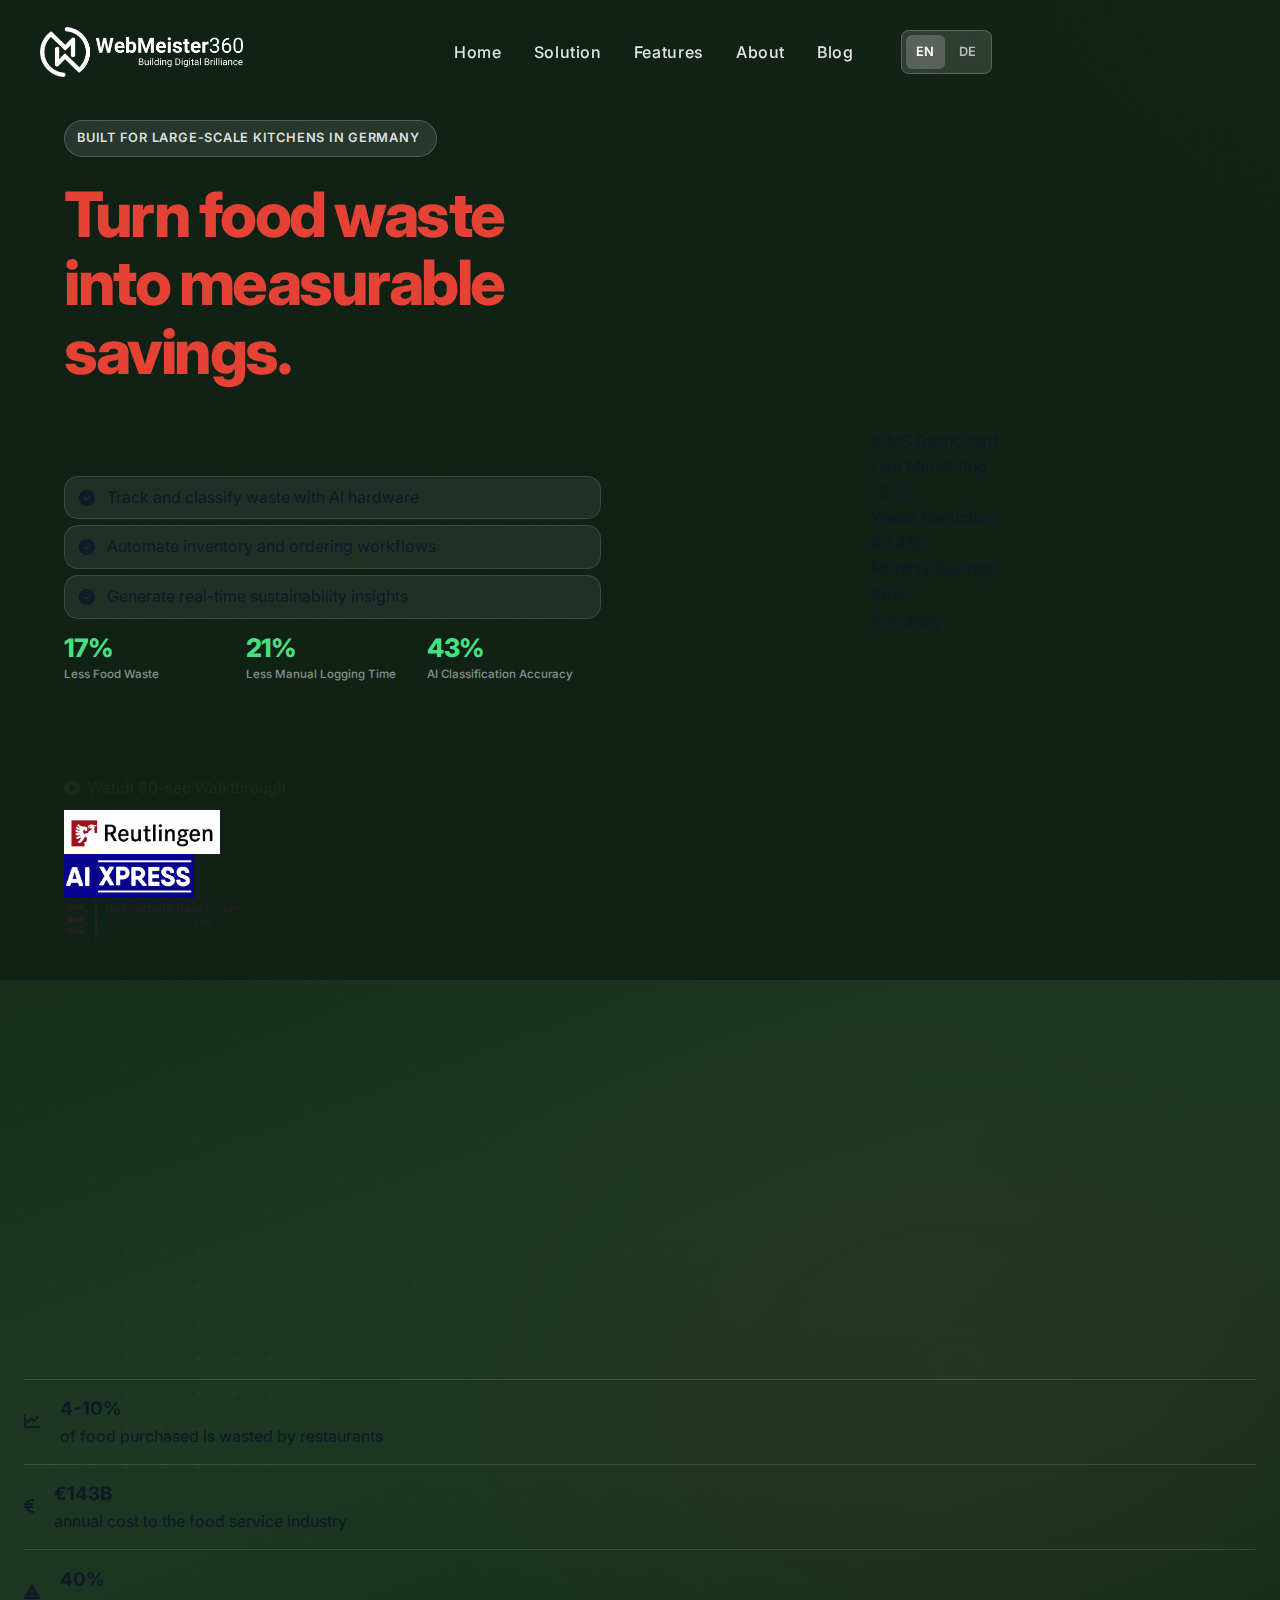
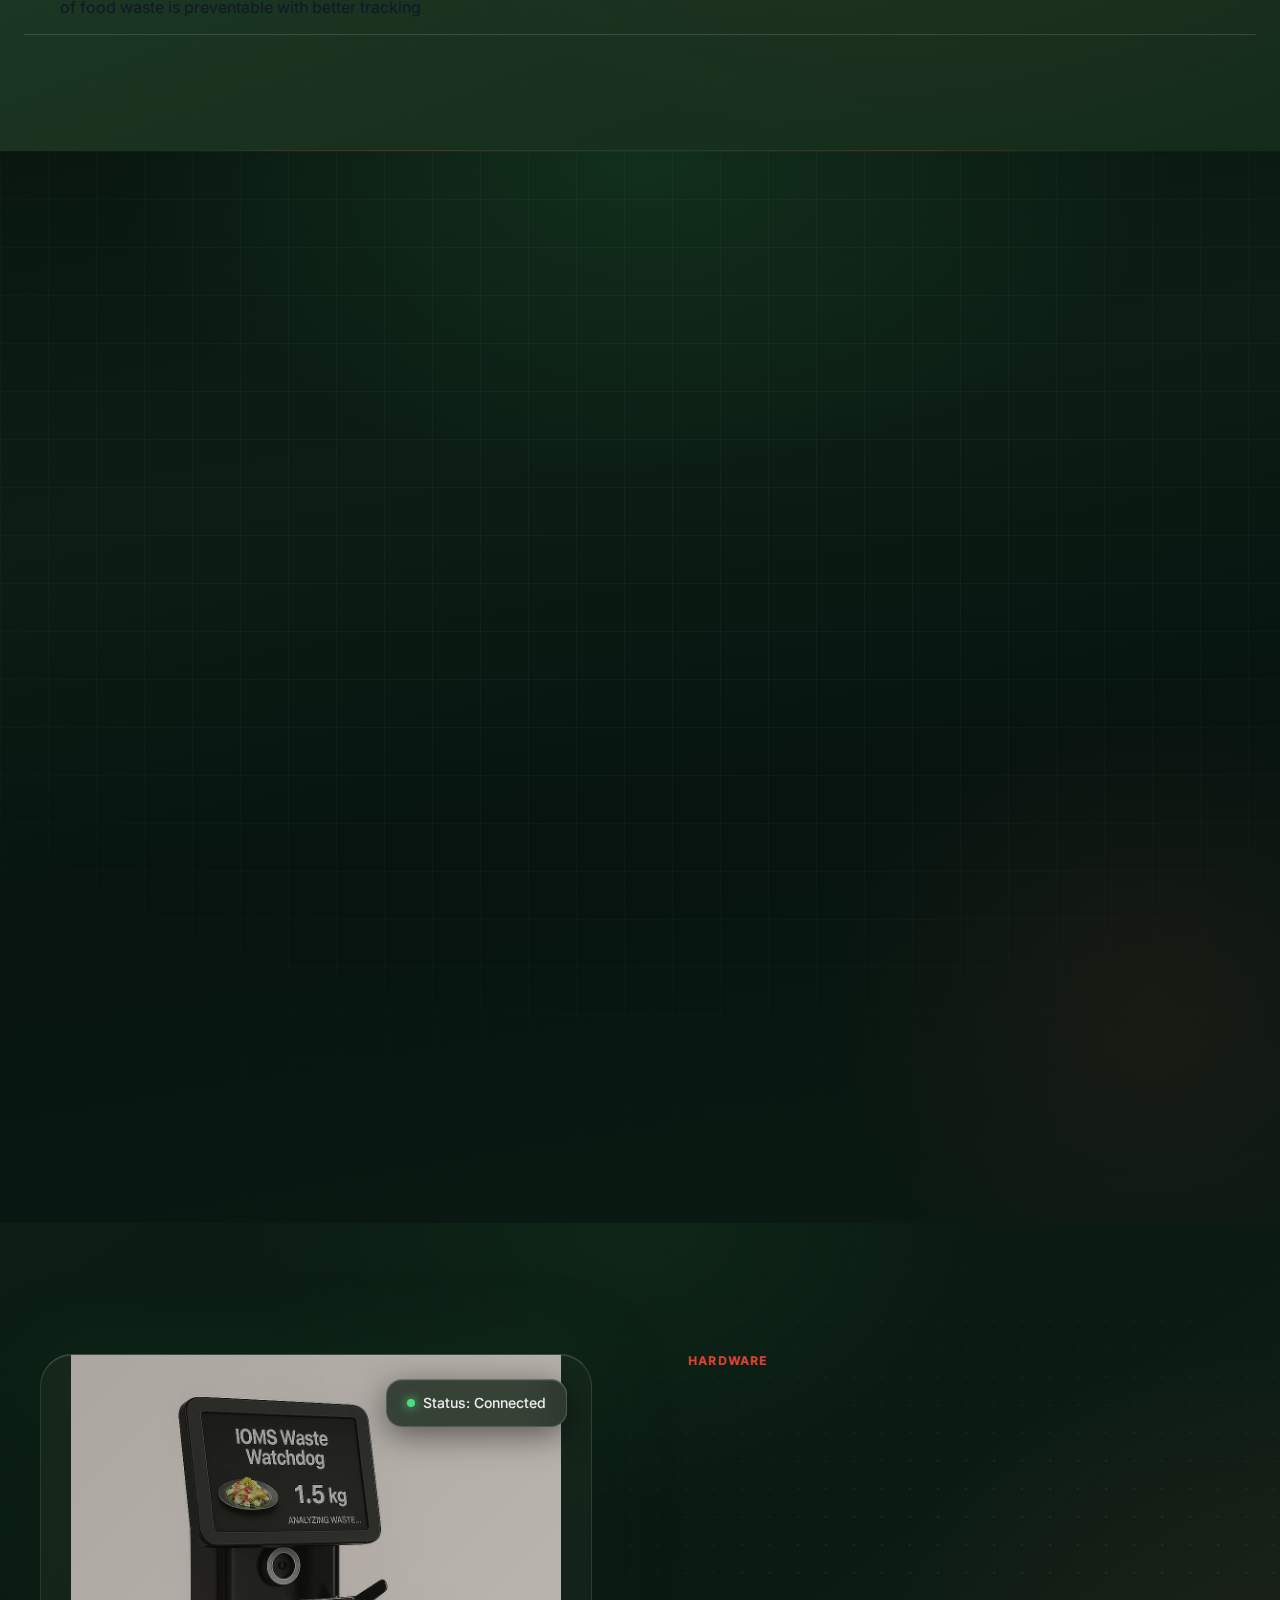
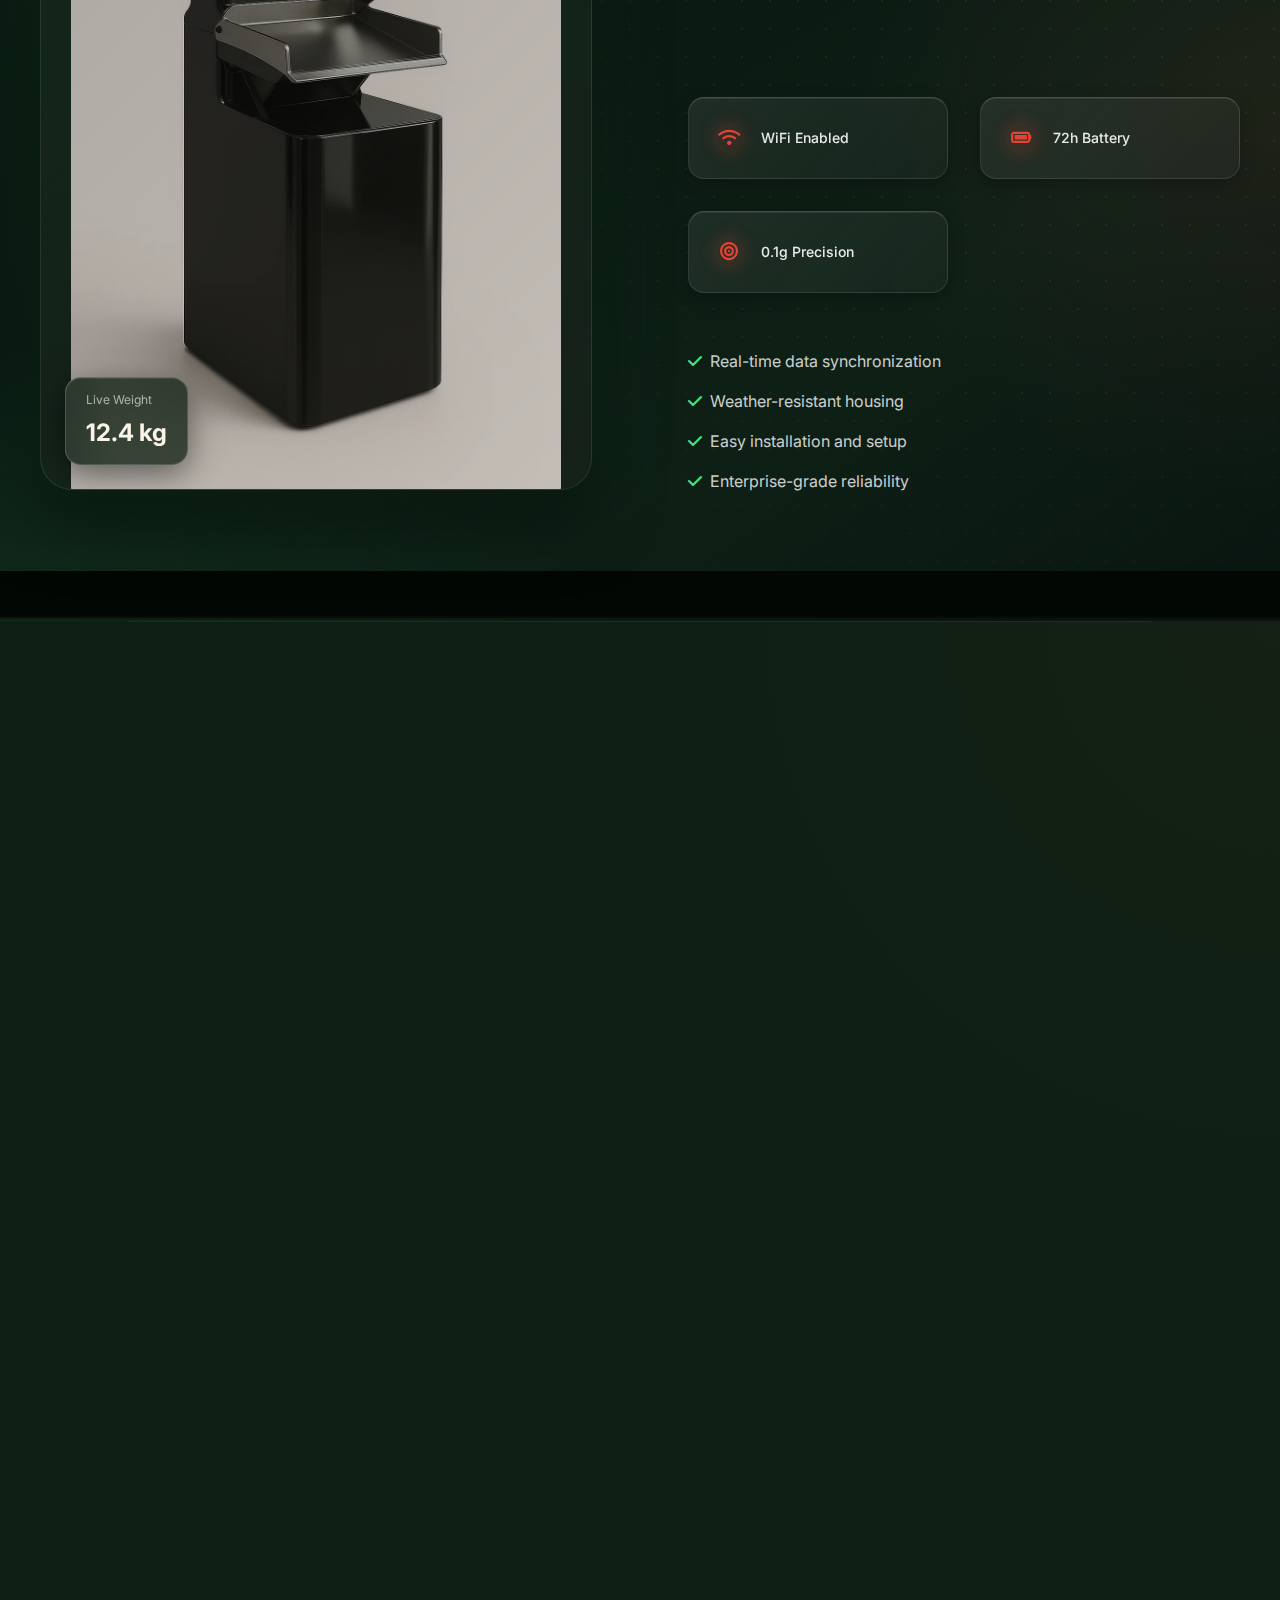
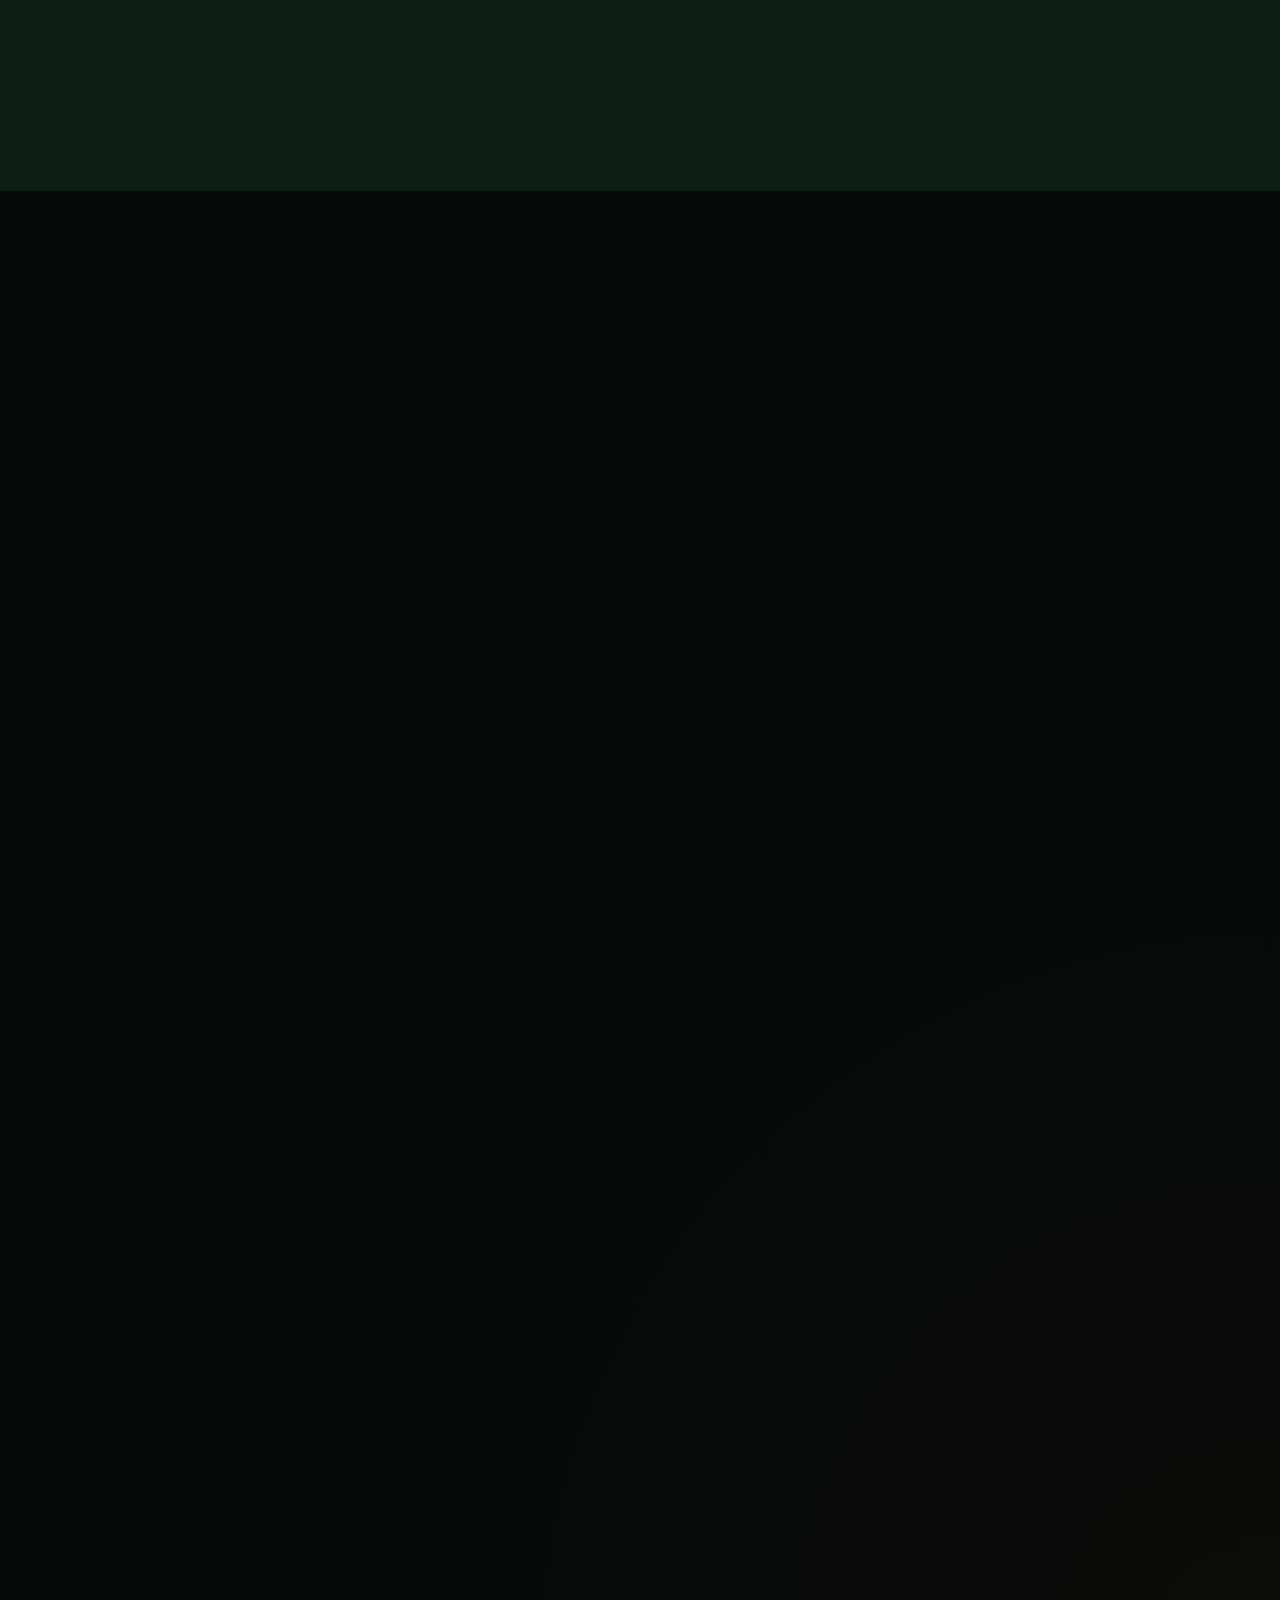
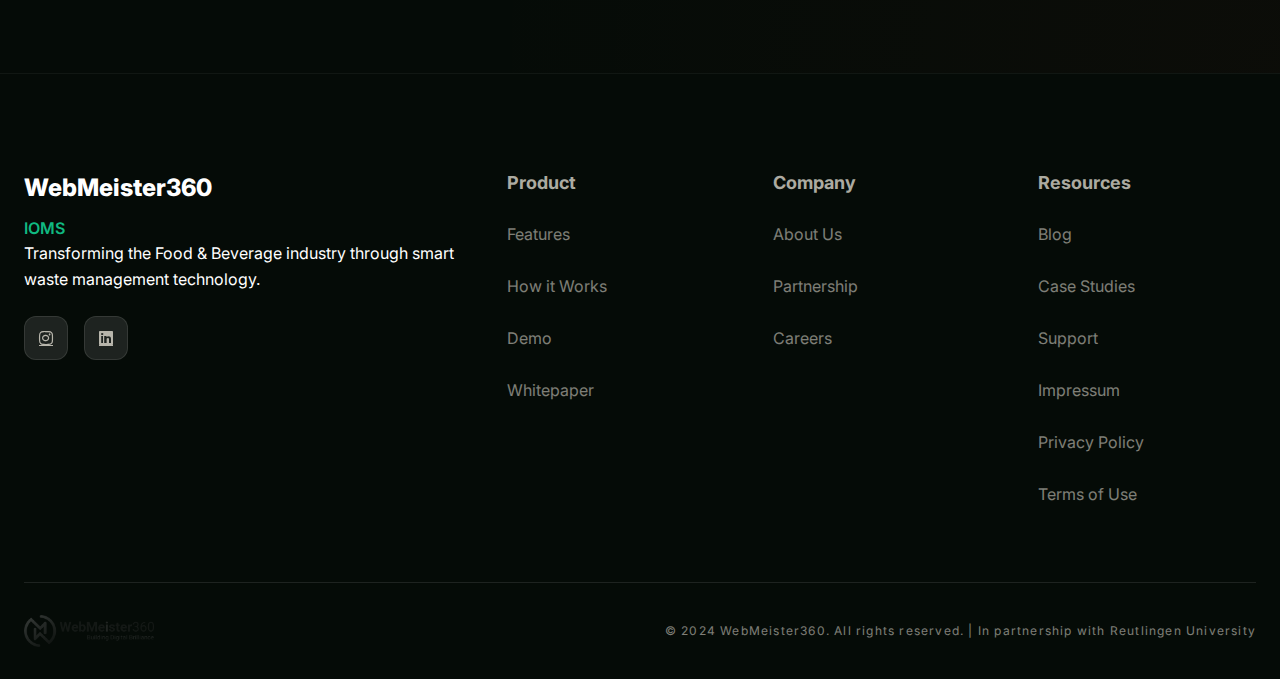
<file: index.html>
<!DOCTYPE html>
<html lang="en">
<head>
    <meta charset="UTF-8">
    <meta name="viewport" content="width=device-width, initial-scale=1.0, maximum-scale=5.0, user-scalable=yes">
    <title>WebMeister360 - IOMS | Smart Waste Management for Food & Beverage</title>
    <meta name="description" content="Transform your Food & Beverage business with IOMS - the integrated POS and inventory system with real-time waste tracking. Reduce food waste by up to 40%.">
    <link rel="stylesheet" href="styles.css">
    <link href="https://fonts.googleapis.com/css2?family=Inter:wght@300;400;500;600;700;800&display=swap" rel="stylesheet">
    <link rel="stylesheet" href="https://cdnjs.cloudflare.com/ajax/libs/font-awesome/6.4.0/css/all.min.css">
</head>
<body>
    <!-- Navigation -->
    <nav class="navbar" id="navbar">
        <div class="nav-container">
            <div class="nav-logo">
                <img src="public/logo_web.webp" alt="WebMeister360 IOMS" class="logo-image">
            </div>
            <div class="nav-menu" id="nav-menu">
                <a href="#home" class="nav-link">Home</a>
                <a href="#solution" class="nav-link">Solut<span class="brand-i">i</span>on</a>
                <a href="#features" class="nav-link">Features</a>
                <a href="about.html" class="nav-link">About</a>
                <a href="blog.html" class="nav-link">Blog</a>
                <div class="language-switcher">
                    <a href="index.html" class="lang-link active">EN</a>
                    <a href="index-de.html" class="lang-link">DE</a>
                </div>
                <button class="cta-button nav-cta" onclick="openForm('roi')" style="text-decoration: none; display: inline-flex; align-items: center;">
                    <i class="fas fa-calculator"></i>
                    Get a Savings Estimate
                </button>
            </div>
            <div class="hamburger" id="hamburger">
                <span class="bar"></span>
                <span class="bar"></span>
                <span class="bar"></span>
            </div>
        </div>
        <!-- Mobile Menu Overlay -->
        <div class="nav-menu-overlay" id="nav-menu-overlay"></div>
    </nav>

    <!-- Hero Section -->
    <section id="home" class="hero">
        <div class="hero-container">
            <div class="hero-content">
                <div class="hero-badge">Built for large-scale kitchens in Germany</div>
                <h1 class="hero-title">
                    Turn food waste into measurable savings.
                </h1>
                <h2 class="hero-subtitle">
                    IOMS captures waste automatically with smart hardware, turns it into demand predictions, and triggers inventory and ordering workflows, so kitchens cut costs without extra admin.
                </h2>
                <ul class="hero-value-props">
                    <li>
                        <i class="fas fa-check-circle"></i>
                        <span>Track and classify waste with AI hardware</span>
                    </li>
                    <li>
                        <i class="fas fa-check-circle"></i>
                        <span>Automate inventory and ordering workflows</span>
                    </li>
                    <li>
                        <i class="fas fa-check-circle"></i>
                        <span>Generate real-time sustainability insights</span>
                    </li>
                </ul>
                <div class="hero-stats">
                    <div class="stat">
                        <span class="stat-number">40%</span>
                        <span class="stat-label">Less Food Waste</span>
                    </div>
                    <div class="stat-divider"></div>
                    <div class="stat">
                        <span class="stat-number">50%</span>
                        <span class="stat-label">Less Manual Logging Time</span>
                    </div>
                    <div class="stat-divider"></div>
                    <div class="stat">
                        <span class="stat-number">99%</span>
                        <span class="stat-label">AI Classification Accuracy</span>
                    </div>
                </div>
                <div class="hero-cta">
                    <button class="cta-button primary" onclick="openForm('roi')">
                        <i class="fas fa-calculator"></i>
                        Get a Savings Estimate
                    </button>
                    <button class="cta-button secondary" onclick="openForm('demo')">
                        <i class="fas fa-calendar-check"></i>
                        Book a 15-min Demo
                    </button>
                    <a href="#" class="hero-tertiary-link" onclick="openVideoLightbox(event)">
                        <i class="fas fa-play-circle"></i>
                        Watch 90-sec Walkthrough
                    </a>
                </div>
                <div class="trust-logos">
                    <img src="public/stadt_reutlingen.webp" alt="Stadt Reutlingen" class="trust-logo">
                    <img src="public/ai_express.webp" alt="AI Express" class="trust-logo">
                    <img src="public/hs_reutlingen_logo.webp" alt="HS Reutlingen" class="trust-logo">
                </div>
            </div>
            <div class="hero-visual">
                <div class="dashboard-mockup">
                    <div class="dashboard-header">
                        <div class="dashboard-title">IOMS Dashboard</div>
                        <div class="dashboard-status">
                            <span class="status-dot"></span>
                            Live Monitoring
                        </div>
                    </div>
                    <div class="dashboard-content">
                        <div class="metric-card">
                            <div class="metric-value">-32%</div>
                            <div class="metric-label">Waste Reduction</div>
                        </div>
                        <div class="metric-card">
                            <div class="metric-value">€2,450</div>
                            <div class="metric-label">Monthly Savings</div>
                        </div>
                        <div class="metric-card">
                            <div class="metric-value">98%</div>
                            <div class="metric-label">Accuracy</div>
                        </div>
                    </div>
                </div>
            </div>
        </div>
    </section>

    <!-- Problem Statement -->
    <section class="problem-section">
        <div class="container">
            <div class="section-header">
                <h2>The Hidden Cost of Food Waste</h2>
                <p>Food waste is not just an environmental issue—it's a massive financial burden on your business.</p>
            </div>
            <div class="problem-stats">
                <div class="problem-stat">
                    <div class="stat-icon">
                        <i class="fas fa-chart-line"></i>
                    </div>
                    <div class="stat-content">
                        <h3>4-10%</h3>
                        <p>of food purchased is wasted by restaurants</p>
                    </div>
                </div>
                <div class="problem-stat">
                    <div class="stat-icon">
                        <i class="fas fa-euro-sign"></i>
                    </div>
                    <div class="stat-content">
                        <h3>€143B</h3>
                        <p>annual cost to the food service industry</p>
                    </div>
                </div>
                <div class="problem-stat">
                    <div class="stat-icon">
                        <i class="fas fa-exclamation-triangle"></i>
                    </div>
                    <div class="stat-content">
                        <h3>40%</h3>
                        <p>of food waste is preventable with better tracking</p>
                    </div>
                </div>
            </div>
        </div>
    </section>

    <!-- Solution Overview -->
    <section id="solution" class="solution-section">
        <div class="container">
            <div class="solution-header">
                <h2>Everything You Need to Run Operations Smoothly</h2>
            </div>
            <div class="bento-grid">
                <!-- Featured Card: Workflow Automation (spans 2 columns) -->
                <div class="bento-card featured-card">
                    <div class="bento-icon">
                        <i class="fas fa-cogs"></i>
                    </div>
                    <h3>Workflow Automation</h3>
                    <p>AI-powered automation that streamlines your entire operation, from order processing to waste tracking, reducing manual tasks and human error</p>
                </div>
                
                <!-- POS System -->
                <div class="bento-card">
                    <div class="bento-icon">
                        <i class="fas fa-cash-register"></i>
                    </div>
                    <h3>Complete POS System</h3>
                    <p>Our own advanced POS software with integrated payment processing and order management</p>
                </div>
                
                <!-- Smart Inventory -->
                <div class="bento-card">
                    <div class="bento-icon">
                        <i class="fas fa-boxes"></i>
                    </div>
                    <h3>Smart Inventory Management</h3>
                    <p>Real-time tracking, predictive analytics, and automated alerts for optimal stock control</p>
                </div>
                
                <!-- IoT Sensors -->
                <div class="bento-card">
                    <div class="bento-icon">
                        <i class="fas fa-microchip"></i>
                    </div>
                    <h3>IoT Hardware Integration</h3>
                    <p>Smart sensors for precise waste measurement and environmental monitoring</p>
                </div>
                
                <!-- Analytics Dashboard -->
                <div class="bento-card">
                    <div class="bento-icon">
                        <i class="fas fa-chart-bar"></i>
                    </div>
                    <h3>Analytics Dashboard</h3>
                    <p>Actionable insights and comprehensive reporting for data-driven decisions</p>
                </div>
            </div>
        </div>
    </section>

    <!-- Smart Hardware Section -->
    <section class="hardware-section">
        <div class="container">
            <div class="hardware-content">
                <!-- Column 1: Visual -->
                <div class="hardware-visual">
                    <div class="hardware-image-placeholder">
                        <!-- Hardware product image -->
                        <img src="public/hardware.webp" alt="IOMS Smart Hardware" class="hardware-image" loading="lazy" fetchpriority="low">
                        <!-- Image gradient overlay -->
                        <div class="image-gradient"></div>
                        <!-- Brand Green radial glow behind -->
                        <div class="image-glow"></div>
                        
                        <!-- Top Right Badge: Status Connected -->
                        <div class="hardware-badge status-badge">
                            <div class="status-dot"></div>
                            <span>Status: Connected</span>
                        </div>
                        
                        <!-- Bottom Left Badge: Live Weight -->
                        <div class="hardware-badge weight-badge">
                            <span class="weight-label">Live Weight</span>
                            <span class="weight-value">12.4 kg</span>
                        </div>
                    </div>
                </div>
                
                <!-- Column 2: Content -->
                <div class="hardware-text">
                    <div class="hardware-category">HARDWARE</div>
                    <h2>Smart Hardware, Smarter Insights.</h2>
                    <p class="hardware-description">
                        Our precision-engineered IoT sensors provide real-time waste tracking with industry-leading accuracy. 
                        Every measurement feeds directly into your IOMS dashboard, giving you complete visibility into your operations.
                    </p>
                    
                    <!-- Feature Grid: Micro-Cards -->
                    <div class="hardware-features-grid">
                        <div class="hardware-micro-card">
                            <div class="micro-card-icon">
                                <i class="fas fa-wifi"></i>
                            </div>
                            <span>WiFi Enabled</span>
                        </div>
                        <div class="hardware-micro-card">
                            <div class="micro-card-icon">
                                <i class="fas fa-battery-full"></i>
                            </div>
                            <span>72h Battery</span>
                        </div>
                        <div class="hardware-micro-card">
                            <div class="micro-card-icon">
                                <i class="fas fa-bullseye"></i>
                            </div>
                            <span>0.1g Precision</span>
                        </div>
                    </div>
                    
                    <!-- Checkmark List -->
                    <ul class="hardware-checklist">
                        <li><i class="fas fa-check"></i> Real-time data synchronization</li>
                        <li><i class="fas fa-check"></i> Weather-resistant housing</li>
                        <li><i class="fas fa-check"></i> Easy installation and setup</li>
                        <li><i class="fas fa-check"></i> Enterprise-grade reliability</li>
                    </ul>
                </div>
            </div>
        </div>
    </section>

    <!-- Chromatic Gradient Bridge -->
    <div class="section-bridge">
    </div>

    <!-- Features Section -->
    <section id="features" class="features-section">
        <!-- Shadow Anchor - Large Ambient Shadow at meeting point -->
        <div class="shadow-anchor"></div>
        <div class="container">
            <div class="section-header">
                <h2>Powerful Features for Modern Restaurants</h2>
                <p>Everything you need to manage waste and optimize operations</p>
            </div>
            <div class="features-grid">
                <div class="feature-card">
                    <span class="feature-card-number">01</span>
                    <div class="feature-icon">
                        <i class="fas fa-brain"></i>
                    </div>
                    <h3>AI-Powered Analytics</h3>
                    <p>Machine learning algorithms predict waste patterns and suggest optimal ordering quantities</p>
                </div>
                <div class="feature-card">
                    <span class="feature-card-number">02</span>
                    <div class="feature-icon">
                        <i class="fas fa-mobile-alt"></i>
                    </div>
                    <h3>Mobile App</h3>
                    <p>Manage your restaurant on the go with our intuitive mobile application</p>
                </div>
                <div class="feature-card">
                    <span class="feature-card-number">03</span>
                    <div class="feature-icon">
                        <i class="fas fa-cloud"></i>
                    </div>
                    <h3>Cloud-Based</h3>
                    <p>Access your data anywhere with secure cloud storage and real-time synchronization</p>
                </div>
                <div class="feature-card">
                    <span class="feature-card-number">04</span>
                    <div class="feature-icon">
                        <i class="fas fa-shield-alt"></i>
                    </div>
                    <h3>Secure & Compliant</h3>
                    <p>Enterprise-grade security with full compliance to food safety regulations</p>
                </div>
                <div class="feature-card">
                    <span class="feature-card-number">05</span>
                    <div class="feature-icon">
                        <i class="fas fa-bell"></i>
                    </div>
                    <h3>Smart Alerts</h3>
                    <p>Get notified about low inventory, waste spikes, and optimization opportunities</p>
                </div>
                <div class="feature-card">
                    <span class="feature-card-number">06</span>
                    <div class="feature-icon">
                        <i class="fas fa-chart-line"></i>
                    </div>
                    <h3>ROI Tracking</h3>
                    <p>Monitor your savings and return on investment with detailed financial reports</p>
                </div>
            </div>
        </div>
    </section>

    <!-- Social Proof -->
    <section class="social-proof">
        <!-- Horizon Ambient Shadow - Saturated Ambient Occlusion at top edge -->
        <div class="horizon-shadow"></div>
        <div class="container">
            <div class="section-header">
                <h2>Join the Movement Against Food Waste</h2>
                <p>Understanding the scale of the problem and our innovative solution</p>
            </div>
            <div class="proof-stats">
                <div class="proof-stat">
                    <div class="stat-number">88M</div>
                    <div class="stat-label">Tonnes EU Food Waste/Year</div>
                </div>
                <div class="proof-stat">
                    <div class="stat-number">14%</div>
                    <div class="stat-label">F&B Industry Waste Share</div>
                </div>
                <div class="proof-stat">
                    <div class="stat-number">€15K</div>
                    <div class="stat-label">Avg Annual Loss per Restaurant</div>
                </div>
                <div class="proof-stat">
                    <div class="stat-number">2030</div>
                    <div class="stat-label">EU Waste Reduction Target</div>
                </div>
            </div>
            <div class="industry-insights">
                <div class="insight-card">
                    <div class="insight-icon">
                        <i class="fas fa-chart-line"></i>
                    </div>
                    <div class="insight-content">
                        <h4>Industry Challenge</h4>
                        <p>Restaurants waste 4-10% of food purchased, costing the industry billions annually</p>
                    </div>
                </div>
                <div class="insight-card">
                    <div class="insight-icon">
                        <i class="fas fa-lightbulb"></i>
                    </div>
                    <div class="insight-content">
                        <h4>Our Solution</h4>
                        <p>IOMS provides complete POS and inventory software with integrated IoT sensors and AI analytics to tackle waste at its source</p>
                    </div>
                </div>
                <div class="insight-card">
                    <div class="insight-icon">
                        <i class="fas fa-university"></i>
                    </div>
                    <div class="insight-content">
                        <h4>Research Backed</h4>
                        <p>Developed in partnership with Reutlingen University using cutting-edge research</p>
                    </div>
                </div>
            </div>
            
            <!-- Final Call CTA -->
            <div class="final-cta">
                <h2>Ready to Transform Waste to Wealth?</h2>
                <a href="waitlist.html" class="final-cta-button">
                    Get Started Today
                </a>
            </div>
        </div>
    </section>

    <!-- Footer -->
    <footer class="footer">
        <div class="container">
            <div class="footer-content">
                <div class="footer-section">
                    <div class="footer-logo">
                        <h3>WebMeister360</h3>
                        <span>IOMS</span>
                    </div>
                    <p>Transforming the Food & Beverage industry through smart waste management technology.</p>
                    <div class="social-links">
                        <a href="https://www.instagram.com/webmeister360" target="_blank" rel="noopener noreferrer"><i class="fab fa-instagram"></i></a>
                        <a href="https://www.linkedin.com/company/105503927/" target="_blank" rel="noopener noreferrer"><i class="fab fa-linkedin"></i></a>
                    </div>
                </div>
                <div class="footer-section">
                    <h4>Product</h4>
                    <ul>
                        <li><a href="#features">Features</a></li>
                        <li><a href="#solution">How it Works</a></li>
                        <li><a href="#" onclick="openForm('demo')">Demo</a></li>
                        <li><a href="#" onclick="openForm('whitepaper')">Whitepaper</a></li>
                    </ul>
                </div>
                <div class="footer-section">
                    <h4>Company</h4>
                    <ul>
                        <li><a href="about.html">About Us</a></li>
                        <li><a href="#">Partnership</a></li>
                        <li><a href="#">Careers</a></li>
                    </ul>
                </div>
                <div class="footer-section">
                    <h4>Resources</h4>
                    <ul>
                        <li><a href="blog.html">Blog</a></li>
                        <li><a href="#">Case Studies</a></li>
                        <li><a href="#">Support</a></li>
                        <li><a href="impressum.html">Impressum</a></li>
                        <li><a href="privacy-policy.html">Privacy Policy</a></li>
                        <li><a href="terms-of-use.html">Terms of Use</a></li>
                    </ul>
                </div>
            </div>
            <div class="footer-bottom">
                <div class="footer-logo-muted">
                    <img src="public/logo_web.webp" alt="WebMeister360" class="footer-logo-image">
                </div>
                <div class="footer-legal">
                    <p>&copy; 2024 WebMeister360. All rights reserved. | In partnership with Reutlingen University</p>
                </div>
            </div>
        </div>
    </footer>

    <!-- Forms Modal -->
    <div id="form-modal" class="modal">
        <div class="modal-content">
            <span class="close" onclick="closeForm()">&times;</span>
            <div id="form-container">
                <!-- Forms will be dynamically loaded here -->
            </div>
        </div>
    </div>

    <!-- Mobile Sticky Footer CTA -->
    <div class="mobile-sticky-cta">
        <a href="waitlist.html" target="_blank" class="cta-button primary" style="text-decoration: none; display: flex; align-items: center; justify-content: center;">
            <i class="fas fa-rocket"></i>
            Join Our Waitlist
        </a>
    </div>

    <script src="script.js"></script>
</body>
</html>
</file>
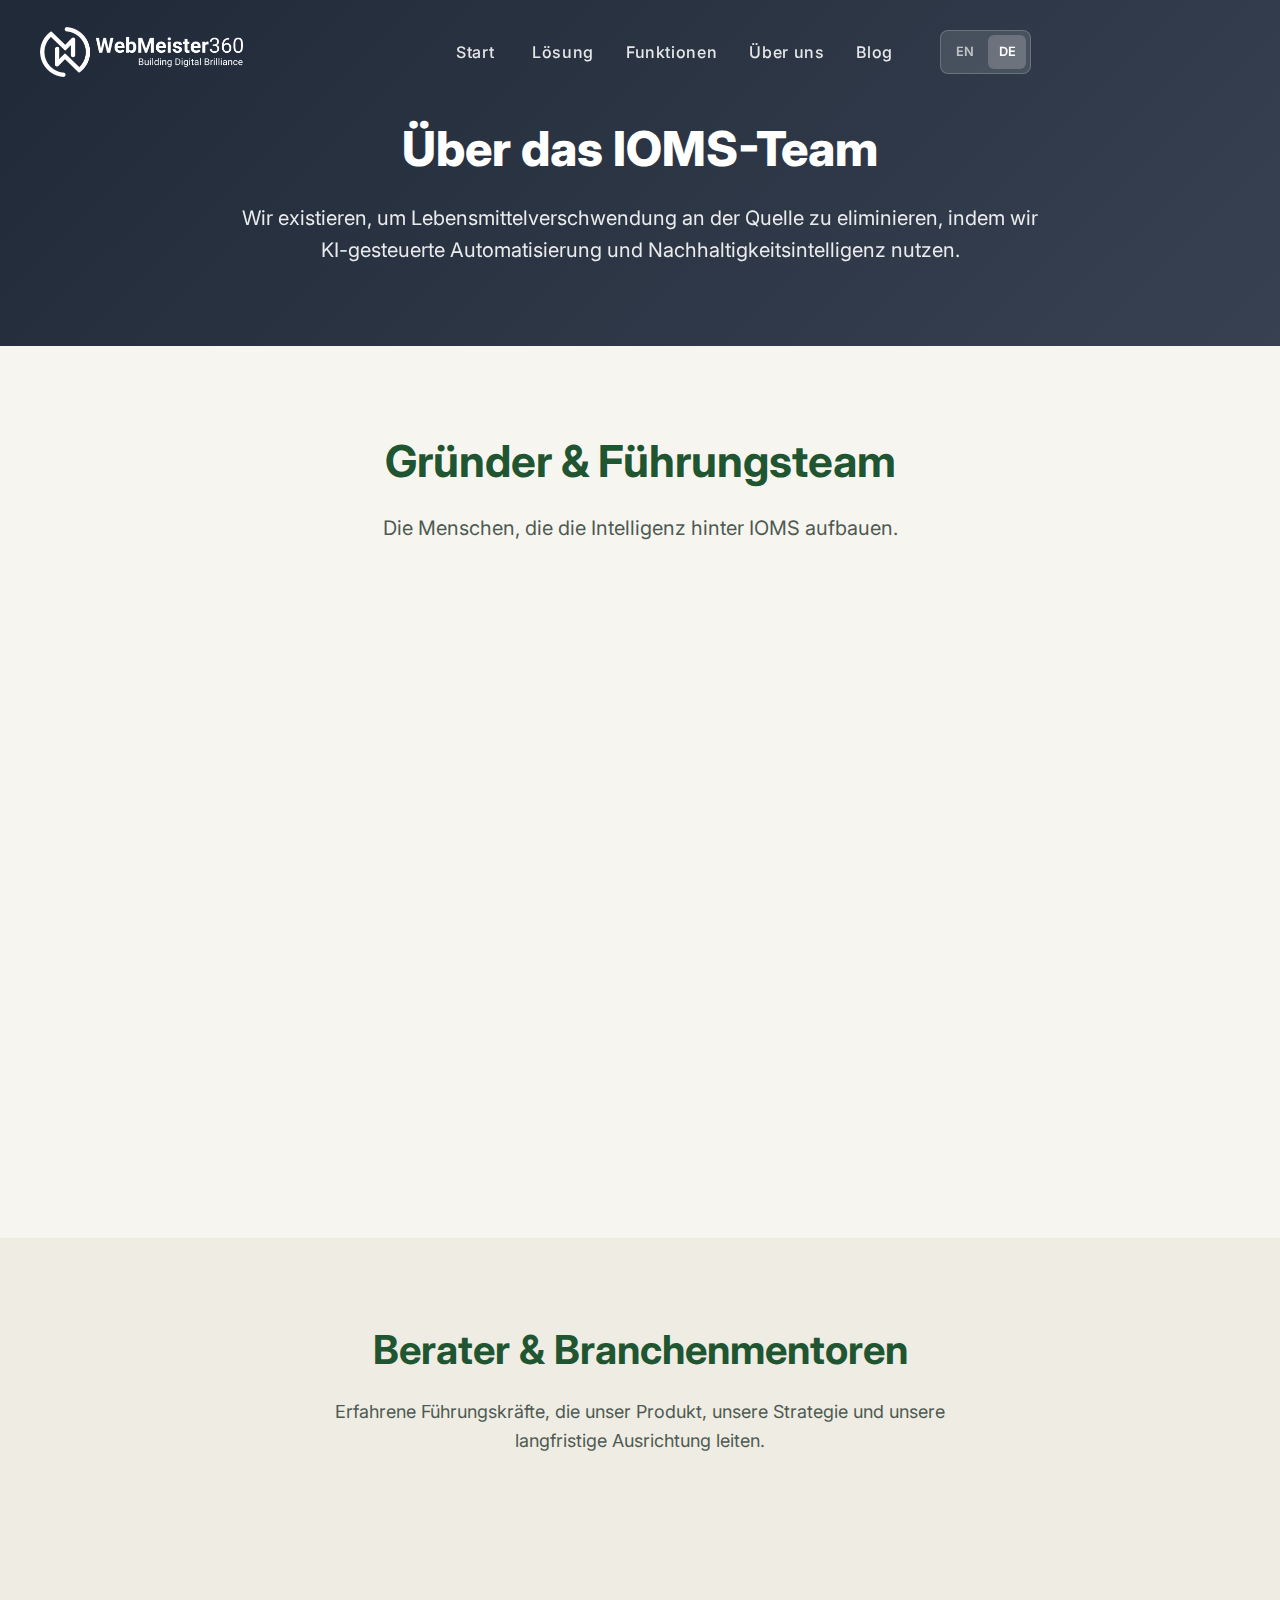
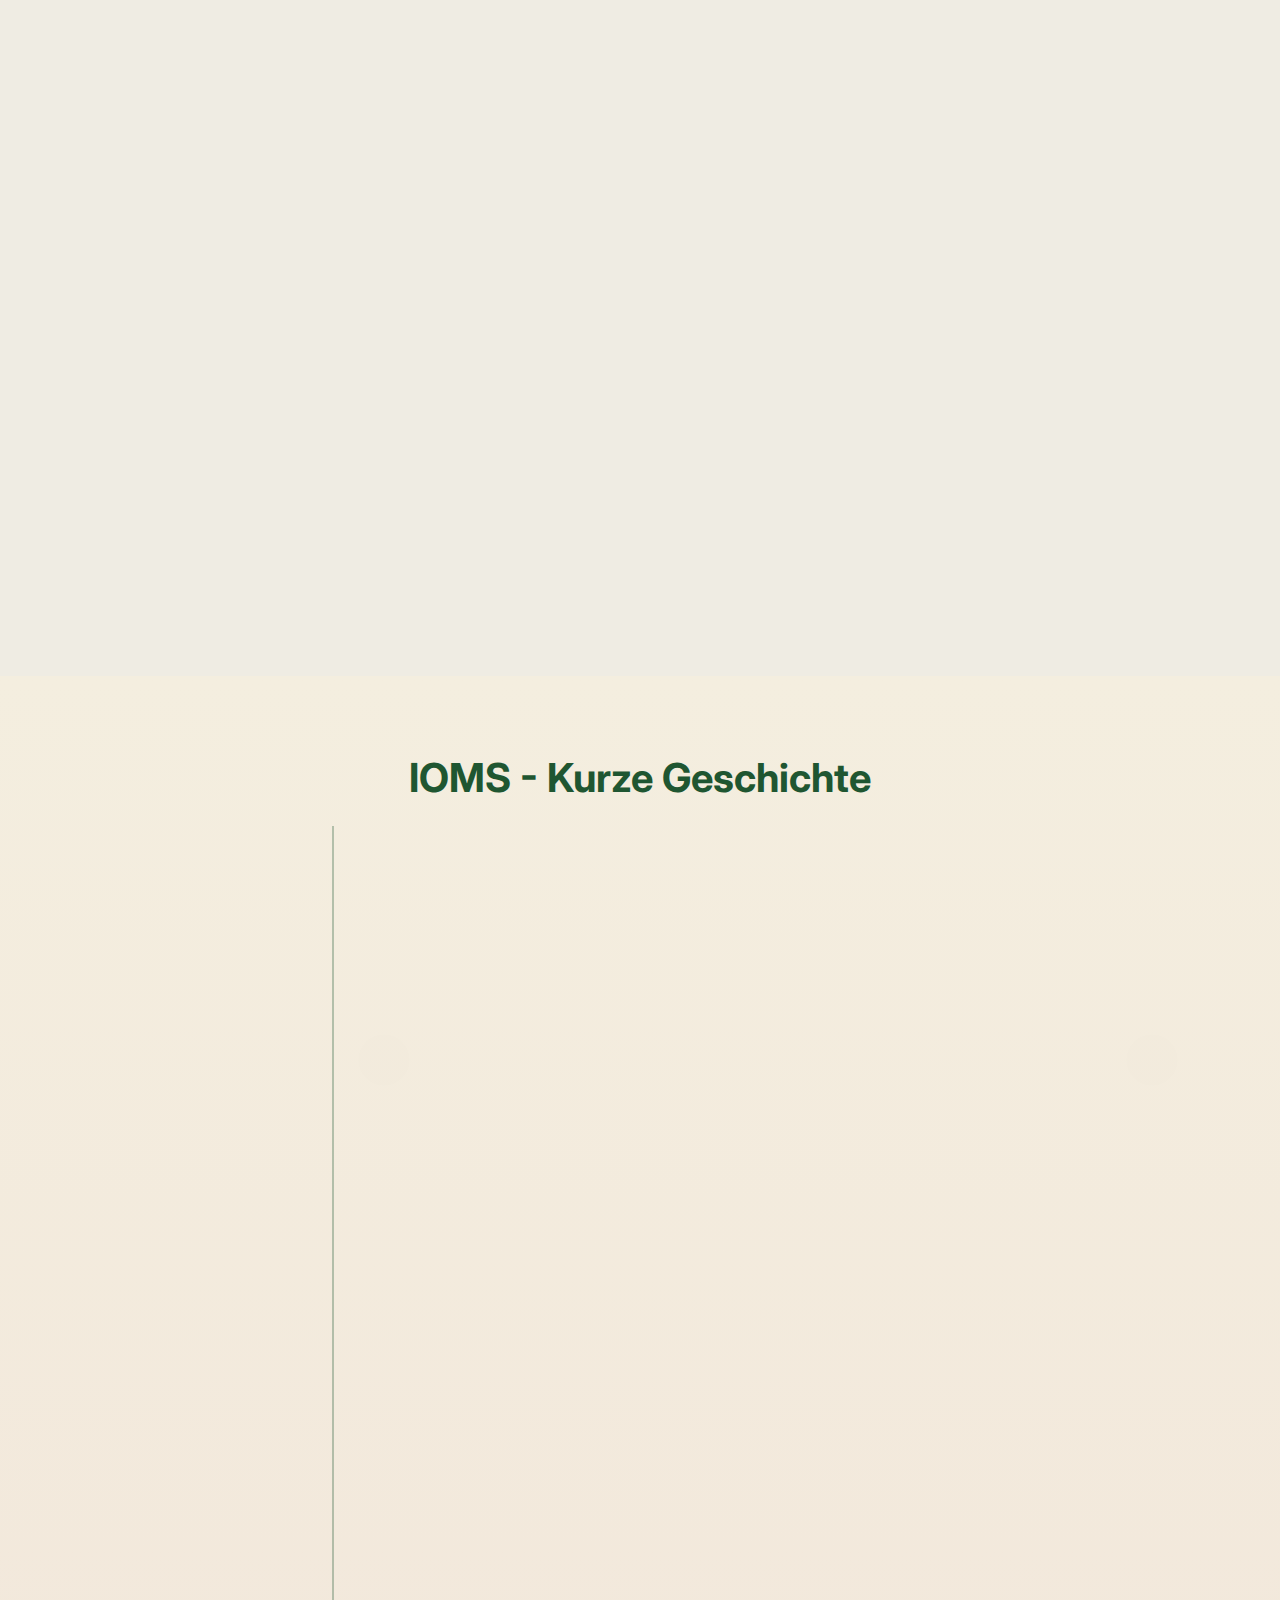
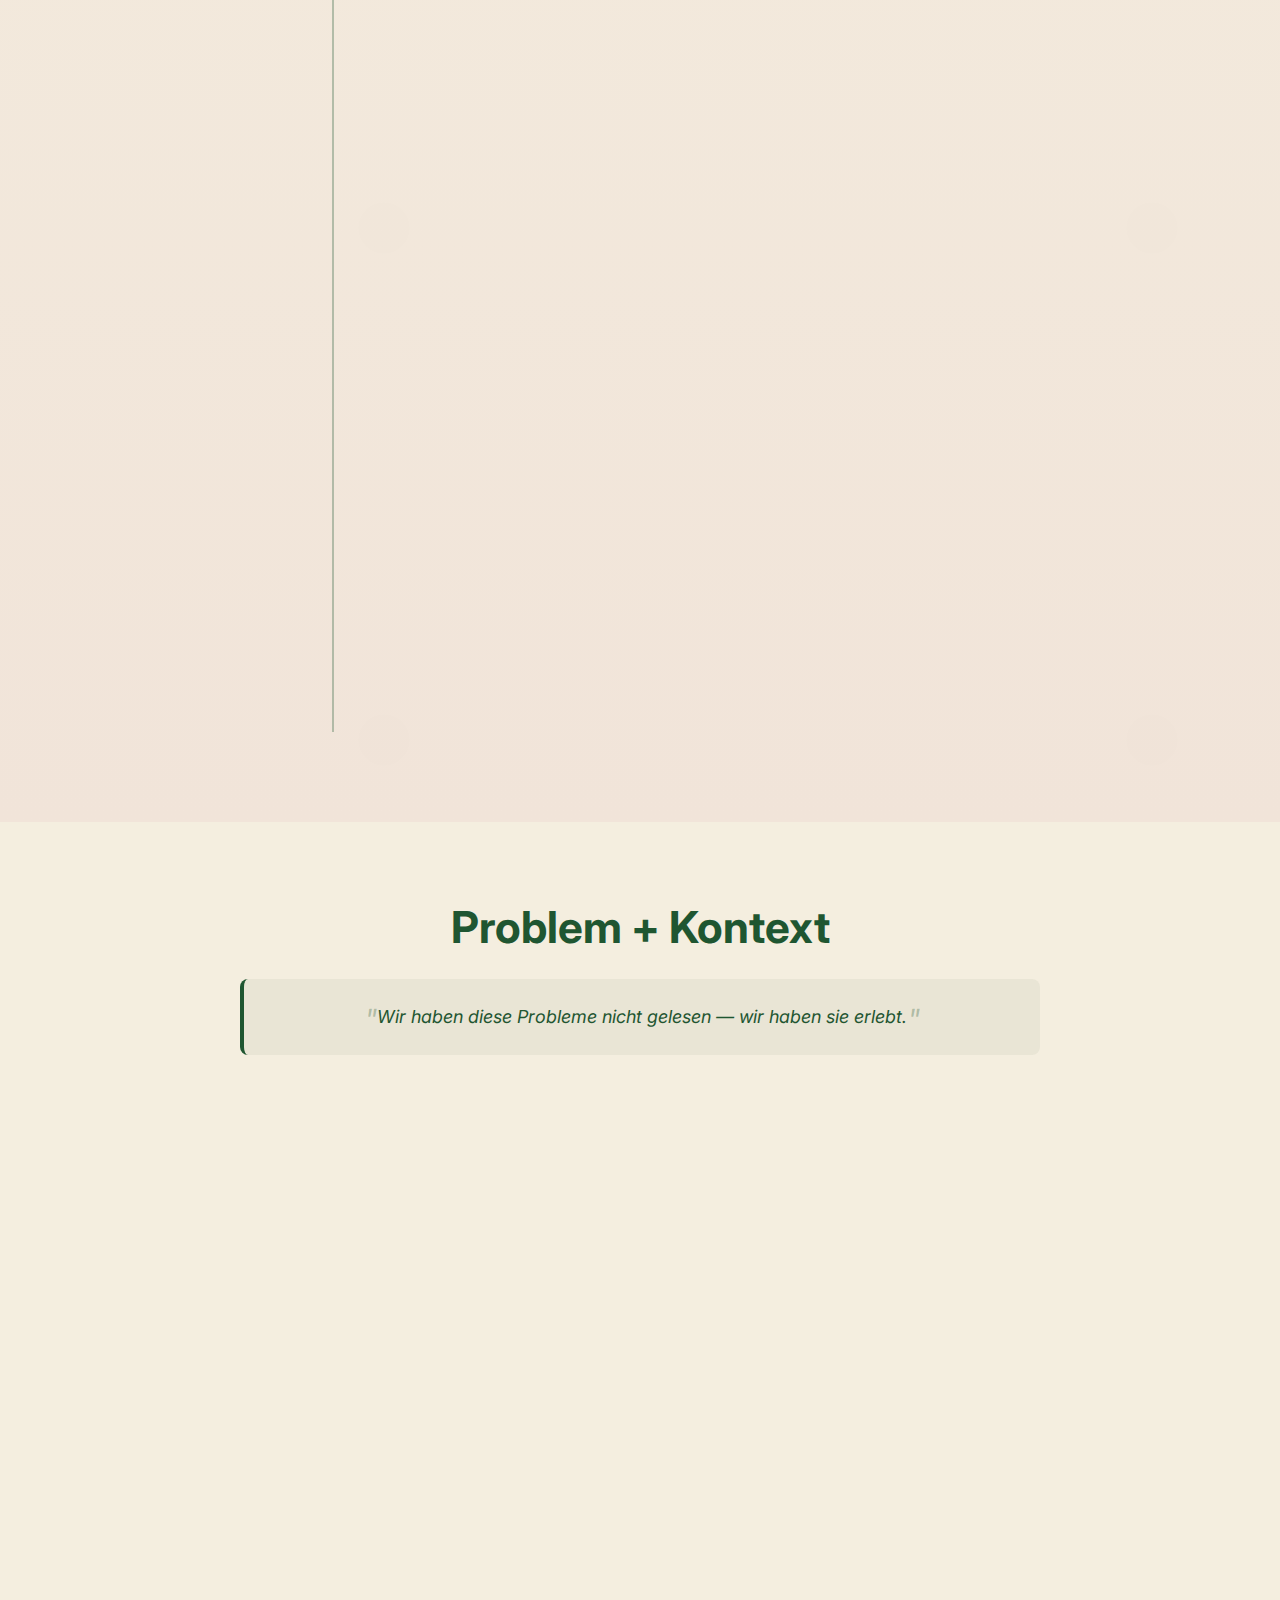
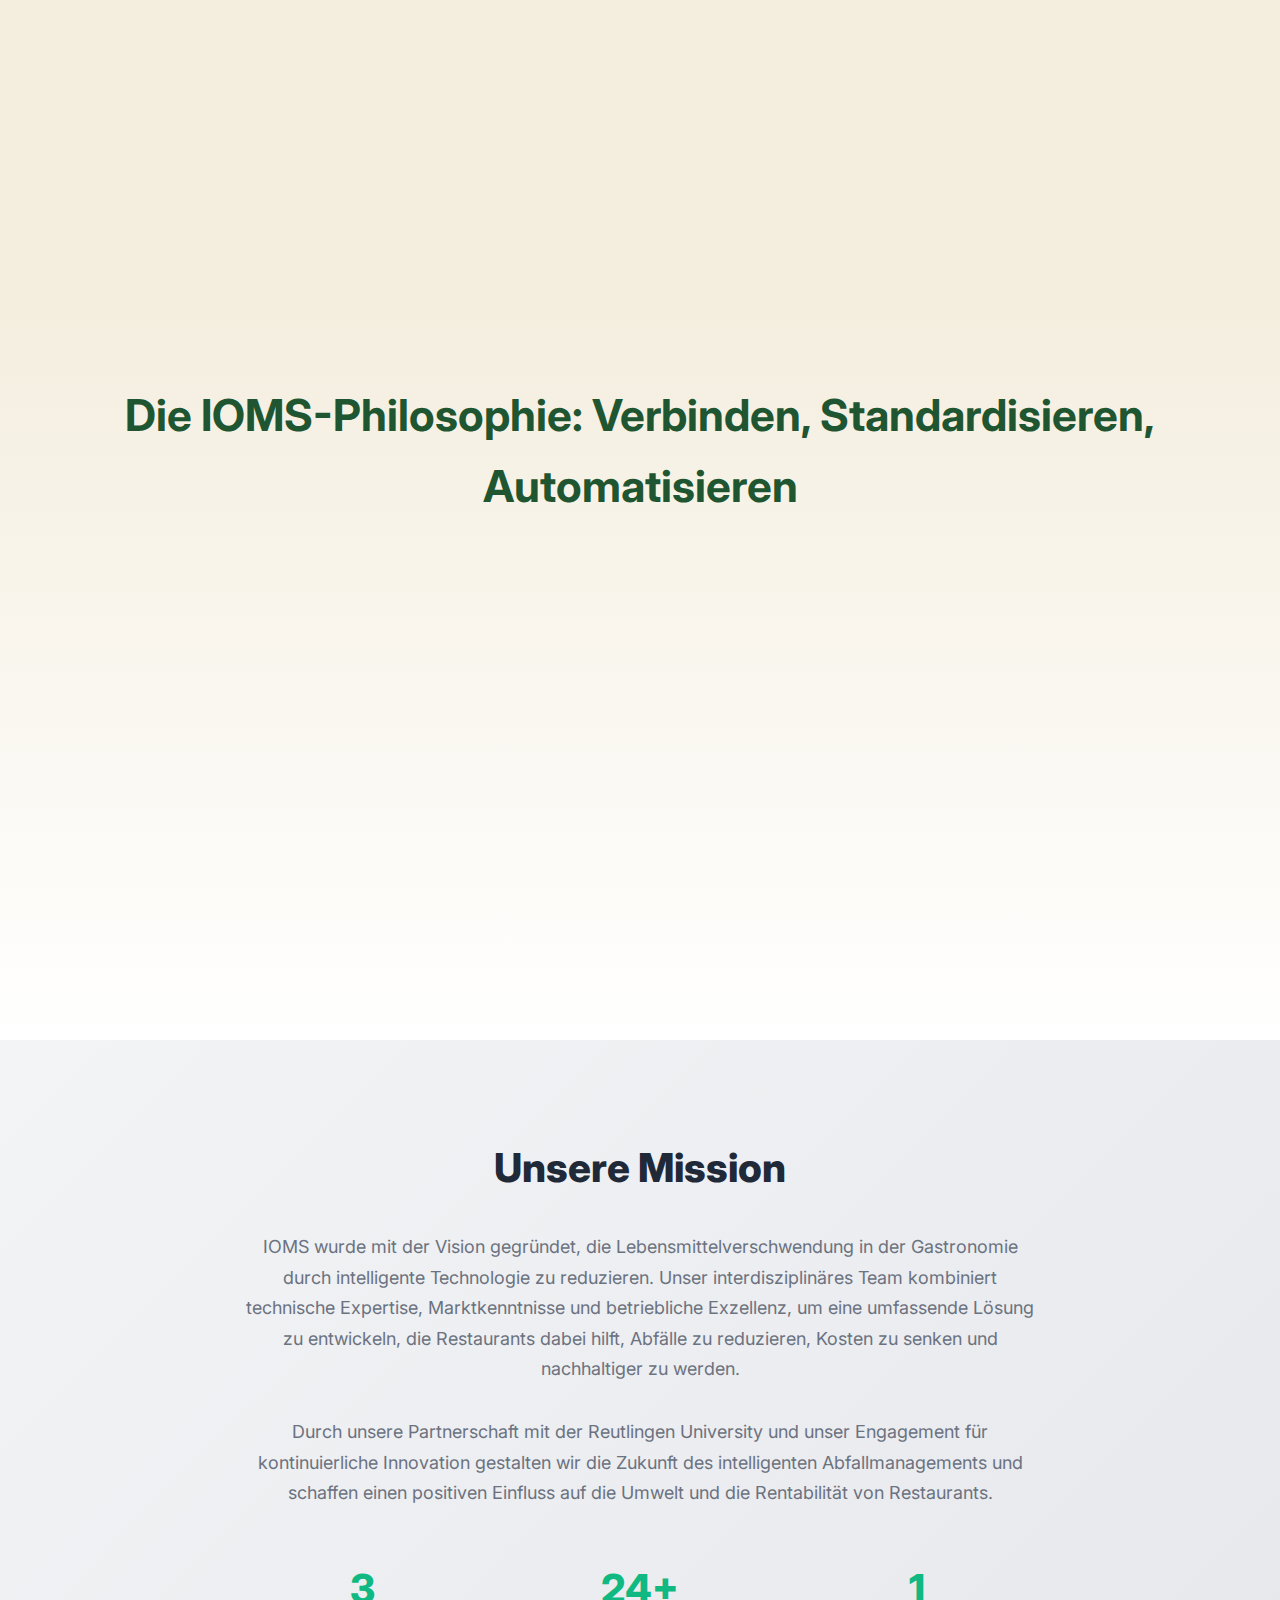
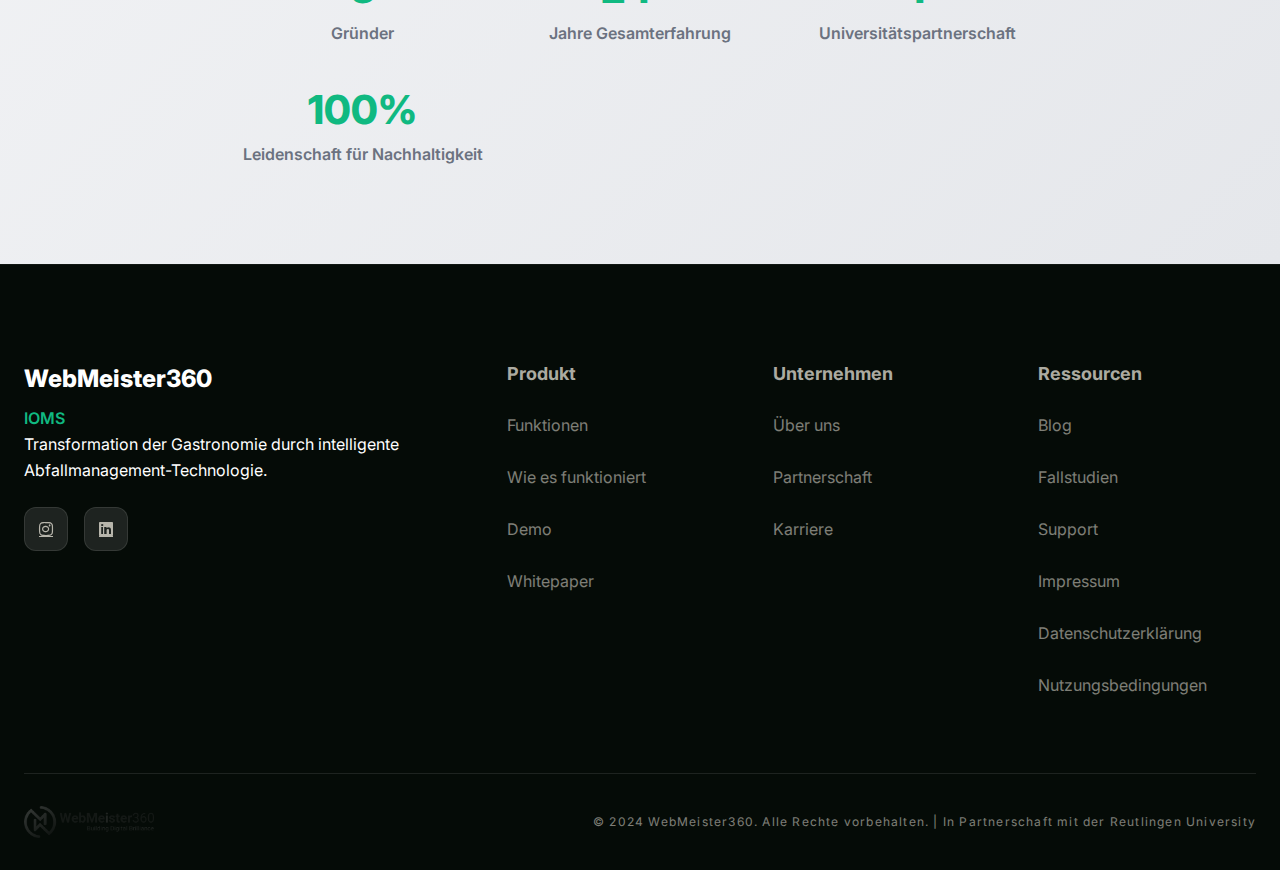
<file: about-de.html>
<!DOCTYPE html>
<html lang="de">
<head>
    <meta charset="UTF-8">
    <meta name="viewport" content="width=device-width, initial-scale=1.0, maximum-scale=5.0, user-scalable=yes">
    <title>Über uns - WebMeister360 | IOMS Führungsteam</title>
    <meta name="description" content="Lernen Sie das IOMS-Führungsteam kennen - drei Gründer mit komplementären Stärken in Markt & Vertrieb, Produkt & Technologie und Betrieb & Finanzen.">
    <link rel="stylesheet" href="styles.css">
    <link href="https://fonts.googleapis.com/css2?family=Inter:wght@300;400;500;600;700;800&display=swap" rel="stylesheet">
    <link rel="stylesheet" href="https://cdnjs.cloudflare.com/ajax/libs/font-awesome/6.4.0/css/all.min.css">
    <style>
        /* About page specific styles */
        .about-hero {
            background: linear-gradient(135deg, #1F2937 0%, #374151 100%);
            color: white;
            padding: 120px 0 80px;
            text-align: center;
        }
        
        .about-hero h1 {
            font-size: 3rem;
            font-weight: 800;
            margin-bottom: 1.5rem;
            line-height: 1.2;
        }
        
        .about-hero p {
            font-size: 1.25rem;
            opacity: 0.9;
            max-width: 800px;
            margin: 0 auto;
        }
        
        .back-to-home {
            display: inline-flex;
            align-items: center;
            gap: 0.5rem;
            color: #10B981;
            text-decoration: none;
            font-weight: 600;
            margin-bottom: 2rem;
            transition: color 0.3s ease;
        }
        
        .back-to-home:hover {
            color: #059669;
        }
        
        /* IOMS Brief History Section */
        .history-section {
            padding: 70px 0; /* 60-80px padding - using 70px */
            background: linear-gradient(to bottom, #F4EEDF 0%, #F1E4D9 100%); /* match landing page gradient */
            position: relative;
            overflow: hidden;
        }
        
        /* Subtle background illustration */
        .history-section::before {
            content: '';
            position: absolute;
            top: 0;
            left: 0;
            right: 0;
            bottom: 0;
            background-image: url('data:image/svg+xml,<svg xmlns="http://www.w3.org/2000/svg" viewBox="0 0 100 100"><defs><pattern id="circle-pattern" width="60" height="60" patternUnits="userSpaceOnUse"><circle cx="30" cy="30" r="2" fill="%231F5631" opacity="0.1"/></pattern></defs><rect width="100" height="100" fill="url(%23circle-pattern)"/></svg>');
            opacity: 0.06; /* 5-8% opacity - using 6% */
            pointer-events: none;
            z-index: 0;
        }
        
        .history-section .container {
            max-width: 680px;
            margin: 0 auto;
            position: relative;
            z-index: 1;
        }
        
        .history-section h2 {
            font-size: 40px; /* 36-40px - using 40px */
            font-weight: 700; /* bold */
            color: #1F5631; /* deep green */
            margin-bottom: 16px; /* 12-16px bottom margin - using 16px */
            text-align: center;
        }
        
        .history-list {
            list-style: none;
            padding: 0;
            margin: 0;
            max-width: 760px; /* max-width for bullet points container */
            margin-left: auto;
            margin-right: auto;
            text-align: left; /* left alignment within centered container */
            position: relative;
            padding-left: 2rem; /* space for timeline */
        }
        
        /* Vertical timeline line */
        .history-list::before {
            content: '';
            position: absolute;
            left: 0.5rem;
            top: 0;
            bottom: 0;
            width: 2px;
            background-color: rgba(31, 86, 49, 0.3); /* soft green - 2px */
            z-index: 0;
        }
        
        .history-list li {
            position: relative;
            padding-left: 2.5rem;
            margin-bottom: 20px; /* 16-20px spacing between items - using 20px */
            font-size: 20px; /* 18-20px - using 20px */
            line-height: 1.7;
            color: rgba(0, 0, 0, 0.7); /* 70% opacity black */
            opacity: 0;
            transform: translateY(20px);
            animation: fadeUpIn 0.6s ease-out forwards;
        }
        
        /* Staggered animation delays */
        .history-list li:nth-child(1) { animation-delay: 0ms; }
        .history-list li:nth-child(2) { animation-delay: 100ms; }
        .history-list li:nth-child(3) { animation-delay: 200ms; }
        .history-list li:nth-child(4) { animation-delay: 300ms; }
        .history-list li:nth-child(5) { animation-delay: 400ms; }
        .history-list li:nth-child(6) { animation-delay: 500ms; }
        .history-list li:nth-child(7) { animation-delay: 600ms; }
        .history-list li:nth-child(8) { animation-delay: 700ms; }
        .history-list li:nth-child(9) { animation-delay: 800ms; }
        .history-list li:nth-child(10) { animation-delay: 900ms; }
        
        @keyframes fadeUpIn {
            to {
                opacity: 1;
                transform: translateY(0);
            }
        }
        
        .history-list li::before {
            content: '';
            position: absolute;
            left: -1.75rem;
            top: 0.6em;
            width: 12px;
            height: 12px;
            background-color: #1F5631; /* brand-aligned green dot */
            border-radius: 50%;
            display: block;
            z-index: 1;
            border: 2px solid rgba(31, 86, 49, 0.1);
        }
        
        /* Problem + Context Section */
        .problem-context-section {
            padding: 70px 0; /* match spacing with Brief History section */
            background: #F4EEDF; /* light cream background matching landing page */
        }
        
        .problem-context-section .container {
            max-width: 1100px; /* max-content container width */
            margin: 0 auto;
            padding: 0 var(--space-lg);
        }
        
        .problem-context-section h2 {
            font-size: 44px; /* 40-48px - using 44px */
            font-weight: 700; /* bold */
            color: #1F5631; /* brand deep green */
            margin-bottom: 1rem;
            text-align: center;
        }
        
        .problem-context-section .subheading {
            font-size: 20px; /* 20px */
            color: rgba(0, 0, 0, 0.7); /* 70% opacity black */
            text-align: center;
            margin-bottom: 2rem;
            max-width: 800px;
            margin-left: auto;
            margin-right: auto;
        }
        
        /* Founder insight quote */
        .founder-quote {
            text-align: center;
            margin-bottom: 3rem;
            padding: 1.5rem 2rem;
            background: rgba(31, 86, 49, 0.05); /* subtle green tint */
            border-left: 4px solid #1F5631;
            border-radius: 8px;
            max-width: 800px;
            margin-left: auto;
            margin-right: auto;
        }
        
        .founder-quote p {
            font-size: 18px;
            font-style: italic;
            color: #1F5631;
            margin: 0;
            line-height: 1.6;
        }
        
        .founder-quote p::before {
            content: '"';
            font-size: 2rem;
            color: rgba(31, 86, 49, 0.3);
            line-height: 0;
            vertical-align: -0.3em;
        }
        
        .founder-quote p::after {
            content: '"';
            font-size: 2rem;
            color: rgba(31, 86, 49, 0.3);
            line-height: 0;
            vertical-align: -0.3em;
        }
        
        .problem-cards-wrapper {
            position: relative;
        }
        
        .problem-cards-grid {
            display: grid;
            grid-template-columns: repeat(6, 1fr); /* 6 columns for flexible layout */
            gap: 26px; /* 24-28px spacing - using 26px */
            position: relative;
            z-index: 1;
        }
        
        /* First row: 3 cards, each spanning 2 columns */
        .problem-cards-grid .problem-card:nth-child(1),
        .problem-cards-grid .problem-card:nth-child(2),
        .problem-cards-grid .problem-card:nth-child(3) {
            grid-column: span 2;
        }
        
        /* Second row: 2 cards centered, each spanning 2 columns, starting at column 2 */
        .problem-cards-grid .problem-card:nth-child(4) {
            grid-column: 2 / span 2;
        }
        
        .problem-cards-grid .problem-card:nth-child(5) {
            grid-column: 4 / span 2;
        }
        
        .problem-card {
            background: var(--white);
            border-radius: 14px; /* 12-16px - using 14px */
            padding: 28px; /* 24-32px - using 28px */
            box-shadow: 0 3px 12px rgba(0, 0, 0, 0.08); /* subtle shadow 2-4px blur */
            transition: transform 0.3s ease, box-shadow 0.3s ease;
            opacity: 0;
            transform: translateY(20px);
            position: relative;
        }
        
        /* Animate on scroll - will be triggered by Intersection Observer or CSS */
        .problem-card.animate {
            animation: fadeUpIn 0.6s ease-out forwards;
        }
        
        .problem-card:hover {
            transform: translateY(-4px);
            box-shadow: 0 6px 20px rgba(0, 0, 0, 0.12);
        }
        
        /* Staggered animation delays */
        .problem-card.animate:nth-child(1) { animation-delay: 0ms; }
        .problem-card.animate:nth-child(2) { animation-delay: 120ms; }
        .problem-card.animate:nth-child(3) { animation-delay: 240ms; }
        .problem-card.animate:nth-child(4) { animation-delay: 360ms; }
        .problem-card.animate:nth-child(5) { animation-delay: 480ms; }
        
        .problem-card-header {
            display: flex;
            align-items: flex-start;
            gap: 1rem;
            margin-bottom: 12px; /* 8-12px spacing - using 12px */
        }
        
        .problem-icon {
            width: 36px;
            height: 36px;
            flex-shrink: 0;
            color: #D7443E; /* red/orange warning icon */
            font-size: 1.5rem;
            display: flex;
            align-items: center;
            justify-content: center;
            background: rgba(215, 68, 62, 0.1); /* subtle background for icon */
            border-radius: 50%;
            transition: transform 0.3s ease;
        }
        
        .problem-card:hover .problem-icon {
            transform: scale(1.1);
        }
        
        .problem-card h3 {
            font-size: 22px; /* 22px bold */
            font-weight: 700; /* bold */
            color: #1F5631; /* deep green */
            margin: 0;
            line-height: 1.3;
        }
        
        .problem-card p {
            font-size: 18px; /* 18px regular */
            color: rgba(0, 0, 0, 0.7);
            line-height: 1.6;
            margin: 0;
        }
        
        /* IOMS Philosophy Section */
        .philosophy-section {
            padding: 70px 0; /* 60-80px spacing - using 70px */
            background: linear-gradient(180deg, #F4EEDF 0%, #FFFFFF 100%); /* subtle vertical gradient */
        }
        
        .philosophy-section .container {
            max-width: 1100px; /* max width 1100px, centered */
            margin: 0 auto;
            padding: 0 var(--space-lg);
        }
        
        .philosophy-section h2 {
            font-size: 44px; /* 40-48px - using 44px */
            font-weight: 700; /* bold */
            color: #1F5631; /* deep green */
            text-align: center;
            margin-bottom: 3rem;
        }
        
        .philosophy-pillars {
            display: grid;
            grid-template-columns: repeat(3, 1fr); /* 3 equal-width columns */
            gap: 2rem 2rem; /* horizontal and vertical spacing */
            row-gap: 18px; /* 16-20px vertical spacing between rows - using 18px */
        }
        
        .philosophy-pillar {
            background: var(--white);
            border-radius: 18px; /* 16-20px - using 18px */
            padding: 28px; /* 24-32px - using 28px */
            box-shadow: 0 10px 20px rgba(0, 0, 0, 0.08); /* increased shadow with 8-12px blur - using 10px */
            text-align: center;
            transition: transform 0.3s ease, box-shadow 0.3s ease;
            opacity: 0;
            transform: translateY(20px);
        }
        
        .philosophy-pillar.animate {
            animation: fadeUpIn 0.6s ease-out forwards;
        }
        
        .philosophy-pillar:hover {
            transform: scale(1.02); /* slight scale on hover for desktop */
            box-shadow: 0 12px 28px rgba(0, 0, 0, 0.12);
        }
        
        /* Staggered animation delays */
        .philosophy-pillar:nth-child(1).animate { animation-delay: 0ms; }
        .philosophy-pillar:nth-child(2).animate { animation-delay: 150ms; }
        .philosophy-pillar:nth-child(3).animate { animation-delay: 300ms; }
        
        .philosophy-icon {
            width: 64px;
            height: 64px;
            margin: 0 auto 24px; /* 24px spacing between icon and heading */
            display: flex;
            align-items: center;
            justify-content: center;
            background: rgba(31, 86, 49, 0.1); /* subtle green background */
            border-radius: 50%;
            color: #1F5631; /* green theme */
            font-size: 2rem;
        }
        
        .philosophy-pillar h3 {
            font-size: 24px;
            font-weight: 700;
            color: #1F5631;
            margin-bottom: 24px; /* 24px spacing between heading and text */
            line-height: 1.3;
        }
        
        .philosophy-pillar p {
            font-size: 18px;
            color: rgba(0, 0, 0, 0.7);
            line-height: 1.6;
            margin: 0;
        }
        
        /* Founders & Advisors Section */
        .founders-advisors-section {
            padding: 80px 0; /* 80px top and bottom padding */
            background: #F7F5EF; /* clean light background */
        }
        
        .founders-advisors-section .container {
            max-width: 1240px; /* centered max-width wrapper */
            margin: 0 auto;
            padding: 0 var(--space-lg);
        }
        
        .founders-advisors-section h2 {
            font-size: 44px;
            font-weight: 700;
            color: #1F5631;
            text-align: center;
            margin-bottom: 1rem;
        }
        
        .founders-advisors-section .subheading {
            font-size: 20px;
            font-weight: 400;
            color: #4E5A52;
            text-align: center;
            max-width: 680px;
            margin: 0 auto 60px; /* bottom margin 60px */
            line-height: 1.6;
        }
        
        /* Founder Cards Grid */
        .founders-grid-new {
            display: grid;
            grid-template-columns: repeat(3, 1fr); /* 3-column grid for desktop */
            gap: 32px; /* 32px gap between cards */
            max-width: 1240px;
            margin: 0 auto;
        }
        
        .founder-card-new {
            background: #FFFFFF;
            border-radius: 20px; /* 20px rounded corners */
            padding: 32px; /* 32px padding inside */
            box-shadow: 0 6px 24px rgba(0, 0, 0, 0.08); /* drop shadow */
            text-align: center;
            transition: transform 0.3s ease, box-shadow 0.3s ease;
            opacity: 0;
            transform: translateY(20px);
            max-width: 380px; /* max-width per column */
            margin: 0 auto;
        }
        
        .founder-card-new.animate {
            animation: fadeUpIn 0.5s ease-out forwards;
        }
        
        .founder-card-new:hover {
            transform: translateY(-6px); /* hover effect */
            box-shadow: 0 12px 32px rgba(0, 0, 0, 0.12); /* increased shadow on hover */
        }
        
        /* Staggered animation delays */
        .founder-card-new:nth-child(1).animate { animation-delay: 0ms; }
        .founder-card-new:nth-child(2).animate { animation-delay: 100ms; }
        .founder-card-new:nth-child(3).animate { animation-delay: 200ms; }
        
        .founder-profile-placeholder {
            width: 160px;
            height: 160px;
            border-radius: 50%;
            margin: 0 auto 16px;
            background: linear-gradient(135deg, #1F5631, #2F4734);
            display: flex;
            align-items: center;
            justify-content: center;
            color: white;
            font-size: 3rem;
            font-weight: 700;
        }
        
        .founder-name-new {
            font-size: 22px;
            font-weight: 700;
            color: #1F5631;
            margin-bottom: 4px;
        }
        
        .founder-role-new {
            font-size: 16px;
            font-weight: 500;
            color: #2F4734;
            margin-bottom: 14px;
        }
        
        .founder-bio-new {
            font-size: 15px;
            line-height: 1.5;
            color: #3D463F;
            margin-bottom: 12px;
            display: -webkit-box;
            -webkit-line-clamp: 6; /* max 6 lines visible */
            line-clamp: 6; /* standard property for compatibility */
            -webkit-box-orient: vertical;
            overflow: hidden;
        }
        
        .founder-bio-new.expanded {
            display: block;
            -webkit-line-clamp: unset;
            line-clamp: unset;
        }
        
        .read-more-toggle {
            font-size: 14px;
            color: #1F5631;
            cursor: pointer;
            text-decoration: underline;
            margin-top: 8px;
            display: inline-block;
        }
        
        .founder-quote-new {
            font-size: 14px;
            color: #58655A;
            margin-top: 12px;
            font-style: italic;
            line-height: 1.5;
        }
        
        /* Advisors & Industry Mentors Section */
        .advisors-section {
            padding: 80px 0; /* 80px top and bottom */
            background: #EFECE3; /* slightly darker neutral tone for contrast */
        }
        
        .advisors-section .container {
            max-width: 1240px; /* content wrapper max-width */
            margin: 0 auto;
            padding: 0 var(--space-lg);
        }
        
        .advisors-section h2 {
            font-size: 40px;
            font-weight: 700;
            color: #1F5631;
            text-align: center;
            margin-bottom: 16px;
        }
        
        .advisors-section .subheading {
            font-size: 18px;
            color: #4E5A52;
            text-align: center;
            max-width: 700px;
            margin: 0 auto 60px;
            line-height: 1.6;
        }
        
        .advisors-grid {
            display: grid;
            grid-template-columns: repeat(3, 1fr); /* 3 columns desktop */
            gap: 32px; /* 32px gap between cards */
        }
        
        .advisor-card {
            background: #FFFFFF;
            padding: 32px; /* 32px padding */
            border-radius: 20px; /* 20px rounded corners */
            box-shadow: 0px 6px 24px rgba(0, 0, 0, 0.08); /* shadow */
            text-align: center;
            transition: transform 0.25s ease-out, box-shadow 0.25s ease-out;
            opacity: 0;
            transform: translateY(20px);
        }
        
        .advisor-card.animate {
            animation: fadeUpIn 0.5s ease-out forwards;
        }
        
        .advisor-card:hover {
            transform: translateY(-6px); /* hover effect */
            box-shadow: 0px 12px 32px rgba(0, 0, 0, 0.12); /* increased shadow on hover */
        }
        
        /* Staggered animation delays */
        .advisor-card:nth-child(1).animate { animation-delay: 0.0s; }
        .advisor-card:nth-child(2).animate { animation-delay: 0.1s; }
        .advisor-card:nth-child(3).animate { animation-delay: 0.2s; }
        
        /* Oval image container */
        .advisor-image-container {
            width: 180px;
            height: 220px;
            border-radius: 50% / 60%; /* oval shape */
            overflow: hidden;
            margin: 0 auto 16px auto;
            background: linear-gradient(135deg, #1F5631, #2F4734);
            display: flex;
            align-items: center;
            justify-content: center;
        }
        
        .advisor-image-container img {
            width: 100%;
            height: 100%;
            object-fit: cover;
            object-position: center;
        }
        
        .advisor-image-placeholder {
            width: 100%;
            height: 100%;
            display: flex;
            align-items: center;
            justify-content: center;
            color: white;
            font-size: 2.5rem;
            font-weight: 700;
        }
        
        .advisor-name {
            font-size: 20px;
            font-weight: 700;
            color: #1F5631;
            margin-bottom: 6px;
        }
        
        .advisor-tagline {
            font-size: 16px;
            font-weight: 500;
            font-style: italic;
            color: #2F4734;
            margin-bottom: 12px;
        }
        
        .advisor-bio {
            font-size: 15px;
            line-height: 1.5;
            color: #4A5447;
            max-width: 90%;
            margin: 0 auto;
            display: -webkit-box;
            -webkit-line-clamp: 10; /* max 8-10 lines visible */
            line-clamp: 10;
            -webkit-box-orient: vertical;
            overflow: hidden;
        }
        
        .advisor-bio.expanded {
            display: block;
            -webkit-line-clamp: unset;
            line-clamp: unset;
        }
        
        .advisor-read-more {
            font-size: 14px;
            color: #1F5631;
            cursor: pointer;
            text-decoration: underline;
            margin-top: 8px;
            display: inline-block;
        }
        
        .advisor-quote {
            font-size: 14px;
            font-style: italic;
            color: #58655A;
            margin-top: 12px;
            line-height: 1.5;
        }
        
        .what-we-do-section {
            padding: 6rem 0;
            background: linear-gradient(135deg, #f8fafc 0%, #e2e8f0 100%);
            position: relative;
            overflow: hidden;
        }
        
        .what-we-do-section::before {
            content: '';
            position: absolute;
            top: 0;
            left: 0;
            right: 0;
            bottom: 0;
            background: url('data:image/svg+xml,<svg xmlns="http://www.w3.org/2000/svg" viewBox="0 0 100 100"><defs><pattern id="dots" width="20" height="20" patternUnits="userSpaceOnUse"><circle cx="10" cy="10" r="1.5" fill="%2310B981" opacity="0.1"/></pattern></defs><rect width="100" height="100" fill="url(%23dots)"/></svg>');
            opacity: 0.3;
        }
        
        .expertise-grid {
            display: grid;
            grid-template-columns: repeat(auto-fit, minmax(380px, 1fr));
            gap: 2.5rem;
            margin-top: 4rem;
            position: relative;
            z-index: 1;
        }
        
        .expertise-card {
            background: var(--white);
            padding: 3rem 2rem;
            border-radius: 2rem;
            box-shadow: 0 10px 30px rgba(0, 0, 0, 0.1);
            text-align: center;
            transition: all 0.4s cubic-bezier(0.4, 0, 0.2, 1);
            position: relative;
            overflow: hidden;
            border: 1px solid rgba(16, 185, 129, 0.1);
        }
        
        .expertise-card::before {
            content: '';
            position: absolute;
            top: 0;
            left: 0;
            width: 100%;
            height: 100%;
            background: linear-gradient(90deg, transparent, rgba(16, 185, 129, 0.1), transparent);
            transform: translateX(-100%);
            transition: transform 0.6s cubic-bezier(0.16, 1, 0.3, 1);
        }
        
        .expertise-card:hover::before {
            transform: translateX(100%);
        }
        
        .expertise-card:hover {
            transform: translateY(-10px);
            box-shadow: 0 20px 40px rgba(0, 0, 0, 0.15);
            border-color: rgba(16, 185, 129, 0.3);
        }
        
        .expertise-icon {
            width: 80px;
            height: 80px;
            background: linear-gradient(135deg, #10B981, #059669);
            border-radius: 50%;
            display: flex;
            align-items: center;
            justify-content: center;
            margin: 0 auto 2rem;
            font-size: 2rem;
            color: white;
            transition: all 0.3s ease;
        }
        
        .expertise-card:hover .expertise-icon {
            transform: scale(1.1);
            box-shadow: 0 10px 20px rgba(16, 185, 129, 0.3);
        }
        
        .expertise-title {
            font-size: 1.5rem;
            font-weight: 700;
            color: #1F2937;
            margin-bottom: 1rem;
        }
        
        .expertise-description {
            color: #6B7280;
            line-height: 1.6;
            font-size: 1rem;
        }
        
        .floating-icons {
            position: absolute;
            top: 0;
            left: 0;
            right: 0;
            bottom: 0;
            pointer-events: none;
            z-index: 0;
        }
        
        .floating-icon {
            position: absolute;
            color: rgba(16, 185, 129, 0.1);
            font-size: 2rem;
            animation: float 6s ease-in-out infinite;
        }
        
        .floating-icon:nth-child(1) { top: 10%; left: 10%; animation-delay: 0s; }
        .floating-icon:nth-child(2) { top: 20%; right: 15%; animation-delay: 1s; }
        .floating-icon:nth-child(3) { bottom: 30%; left: 20%; animation-delay: 2s; }
        .floating-icon:nth-child(4) { bottom: 20%; right: 10%; animation-delay: 3s; }
        .floating-icon:nth-child(5) { top: 50%; left: 5%; animation-delay: 4s; }
        .floating-icon:nth-child(6) { top: 60%; right: 5%; animation-delay: 5s; }
        
        @keyframes float {
            0%, 100% { transform: translateY(0px) rotate(0deg); }
            50% { transform: translateY(-20px) rotate(180deg); }
        }
        
        .founders-section {
            padding: 6rem 0;
            background: var(--white);
        }
        
        .founders-grid {
            display: grid;
            grid-template-columns: repeat(auto-fit, minmax(400px, 1fr));
            gap: 3rem;
            margin-top: 4rem;
        }
        
        .founder-card {
            background: var(--white);
            border-radius: 1.5rem;
            padding: 2.5rem;
            box-shadow: 0 10px 30px rgba(0, 0, 0, 0.1);
            transition: all 0.3s ease;
            border: 1px solid #E5E7EB;
        }
        
        .founder-card:hover {
            transform: translateY(-5px);
            box-shadow: 0 20px 40px rgba(0, 0, 0, 0.15);
        }
        
        .founder-header {
            display: flex;
            align-items: center;
            gap: 1.5rem;
            margin-bottom: 2rem;
        }
        
        .founder-avatar {
            width: 80px;
            height: 80px;
            background: linear-gradient(135deg, #10B981, #059669);
            border-radius: 50%;
            display: flex;
            align-items: center;
            justify-content: center;
            font-size: 1.5rem;
            font-weight: 700;
            color: white;
            flex-shrink: 0;
        }
        
        .founder-info {
            flex: 1;
        }
        
        .founder-name {
            font-size: 1.5rem;
            font-weight: 700;
            color: #1F2937;
            margin-bottom: 0.5rem;
        }
        
        .founder-role {
            color: #10B981;
            font-weight: 600;
            font-size: 1.1rem;
        }
        
        .founder-details {
            margin-bottom: 2rem;
        }
        
        .founder-detail-item {
            display: flex;
            align-items: center;
            gap: 0.75rem;
            margin-bottom: 0.75rem;
            color: #6B7280;
        }
        
        .founder-detail-item i {
            color: #10B981;
            width: 16px;
        }
        
        .founder-about {
            margin-bottom: 2rem;
        }
        
        .founder-about h4 {
            color: #1F2937;
            font-weight: 600;
            margin-bottom: 0.75rem;
        }
        
        .founder-about p {
            color: #6B7280;
            line-height: 1.6;
        }
        
        .founder-footer {
            text-align: center;
        }
        
        .view-profile-btn {
            background: linear-gradient(135deg, #10B981, #059669);
            color: white;
            border: none;
            padding: 0.75rem 1.5rem;
            border-radius: 0.75rem;
            font-weight: 600;
            cursor: pointer;
            transition: all 0.3s ease;
            display: inline-flex;
            align-items: center;
            gap: 0.5rem;
        }
        
        .view-profile-btn:hover {
            transform: translateY(-2px);
            box-shadow: 0 10px 20px rgba(16, 185, 129, 0.3);
        }
        
        .overview-section {
            padding: 6rem 0;
            background: linear-gradient(135deg, #F3F4F6 0%, #E5E7EB 100%);
        }
        
        .overview-content {
            max-width: 800px;
            margin: 0 auto;
            text-align: center;
        }
        
        .overview-content h2 {
            font-size: 2.5rem;
            font-weight: 800;
            color: #1F2937;
            margin-bottom: 2rem;
        }
        
        .overview-content p {
            font-size: 1.125rem;
            color: #6B7280;
            line-height: 1.7;
            margin-bottom: 2rem;
        }
        
        .overview-stats {
            display: grid;
            grid-template-columns: repeat(auto-fit, minmax(200px, 1fr));
            gap: 2rem;
            margin-top: 3rem;
        }
        
        .overview-stat {
            text-align: center;
        }
        
        .overview-stat-number {
            font-size: 2.5rem;
            font-weight: 800;
            color: #10B981;
            display: block;
        }
        
        .overview-stat-label {
            color: #6B7280;
            font-weight: 600;
            margin-top: 0.5rem;
        }
        
        /* Tablet breakpoint */
        @media (max-width: 1024px) and (min-width: 769px) {
            .founders-grid-new {
                grid-template-columns: repeat(2, 1fr); /* 2 columns on tablet */
                gap: 28px;
            }
            
            .advisors-grid {
                grid-template-columns: repeat(2, 1fr); /* 2 columns on tablet */
            }
            
            .advisor-image-container {
                height: 180px; /* reduce oval height to 180px on tablet */
            }
            
            .advisor-name {
                font-size: 18px; /* reduce name font to 18px on tablet */
            }
            
            .advisor-card {
                padding: 24px; /* reduce padding from 32px to 24px on tablet */
            }
        }
        
        @media (max-width: 768px) {
            .about-hero h1 {
                font-size: 2rem;
            }
            
            .history-section {
                padding: 60px 0; /* maintain spacing on mobile */
            }
            
            .history-section h2 {
                font-size: 32px; /* slightly smaller on mobile */
            }
            
            /* Remove timeline on mobile */
            .history-list::before {
                display: none;
            }
            
            .history-list {
                padding-left: 0; /* remove left padding since no timeline */
            }
            
            .history-list li {
                padding-left: 2rem;
                margin-bottom: 26px; /* 24-28px spacing - using 26px */
                font-size: 18px; /* 16-18px - using 18px */
            }
            
            .history-list li::before {
                left: 0; /* adjust dot position without timeline */
            }
            
            .problem-context-section {
                padding: 60px 0; /* maintain spacing on mobile */
            }
            
            .problem-context-section h2 {
                font-size: 32px; /* smaller on mobile */
            }
            
            .problem-context-section .subheading {
                font-size: 18px;
                margin-bottom: 2rem;
            }
            
            .founder-quote {
                padding: 1.25rem 1.5rem;
                margin-bottom: 2rem;
            }
            
            .founder-quote p {
                font-size: 16px;
            }
            
            
            .problem-cards-grid {
                grid-template-columns: 1fr; /* single column on mobile */
            }
            
            .problem-cards-grid .problem-card:nth-child(1),
            .problem-cards-grid .problem-card:nth-child(2),
            .problem-cards-grid .problem-card:nth-child(3),
            .problem-cards-grid .problem-card:nth-child(4),
            .problem-cards-grid .problem-card:nth-child(5) {
                grid-column: 1; /* reset grid columns on mobile */
            }
            
            .problem-card {
                padding: 24px; /* slightly less padding on mobile */
            }
            
            .problem-card h3 {
                font-size: 20px; /* slightly smaller on mobile */
            }
            
            .problem-card p {
                font-size: 16px; /* 16-18px - using 16px for readability */
            }
            
            .philosophy-section {
                padding: 60px 0; /* maintain spacing on mobile */
            }
            
            .philosophy-section h2 {
                font-size: 28px; /* 26-30px - using 28px on mobile */
                margin-bottom: 2rem;
            }
            
            .philosophy-pillars {
                grid-template-columns: 1fr; /* stack vertically on mobile */
                gap: 28px; /* 24-32px spacing - using 28px */
            }
            
            .philosophy-pillar {
                padding: 24px; /* slightly less padding on mobile */
            }
            
            .philosophy-pillar h3 {
                font-size: 22px; /* slightly smaller on mobile */
            }
            
            .philosophy-pillar p {
                font-size: 16px; /* slightly smaller on mobile */
            }
            
            .advisors-section {
                padding: 60px 0; /* reduced padding on mobile */
            }
            
            .advisors-section h2 {
                font-size: 32px; /* smaller on mobile */
            }
            
            .advisors-section .subheading {
                font-size: 16px;
                margin-bottom: 2rem;
            }
            
            .advisors-grid {
                grid-template-columns: 1fr; /* stack cards vertically on mobile */
                gap: 24px; /* 24px spacing between stacked cards */
            }
            
            .advisor-image-container {
                height: 150px; /* reduce oval height to 150px on mobile */
            }
            
            .advisor-name {
                font-size: 18px; /* Name: 18px on mobile */
            }
            
            .advisor-tagline {
                font-size: 15px; /* Tagline: 15px on mobile */
            }
            
            .advisor-bio {
                font-size: 14px; /* Bio: 14px on mobile */
            }
            
            .expertise-grid {
                grid-template-columns: 1fr;
                gap: 2rem;
            }
            
            .founders-grid {
                grid-template-columns: 1fr;
                gap: 2rem;
            }
            
            .founder-header {
                flex-direction: column;
                text-align: center;
            }
            
            .overview-stats {
                grid-template-columns: repeat(2, 1fr);
            }
        }
    </style>
</head>
<body>
    <!-- Navigation -->
    <nav class="navbar" id="navbar">
        <div class="nav-container">
            <div class="nav-logo">
                <img src="public/logo_web.webp" alt="WebMeister360 IOMS" class="logo-image">
            </div>
            <div class="nav-menu" id="nav-menu">
                <a href="index-de.html" class="nav-link">Start</a>
                <a href="index-de.html#solution" class="nav-link">Lösung</a>
                <a href="index-de.html#features" class="nav-link">Funktionen</a>
                <a href="#about" class="nav-link">Über uns</a>
                <a href="blog-de.html" class="nav-link">Blog</a>
                <div class="language-switcher">
                    <a href="about.html" class="lang-link">EN</a>
                    <a href="about-de.html" class="lang-link active">DE</a>
                </div>
                <a href="waitlist-de.html" target="_blank" class="cta-button nav-cta" style="text-decoration: none; display: inline-flex; align-items: center;">Warteliste beitreten</a>
            </div>
            <div class="hamburger" id="hamburger">
                <span class="bar"></span>
                <span class="bar"></span>
                <span class="bar"></span>
            </div>
        </div>
    </nav>

    <!-- About Hero -->
    <section class="about-hero">
        <div class="container">
            <h1>Über das IOMS-Team</h1>
            <p>Wir existieren, um Lebensmittelverschwendung an der Quelle zu eliminieren, indem wir KI-gesteuerte Automatisierung und Nachhaltigkeitsintelligenz nutzen.</p>
        </div>
    </section>

    <!-- Founders & Advisors Section -->
    <section class="founders-advisors-section">
        <div class="container">
            <h2>Gründer & Führungsteam</h2>
            <p class="subheading">Die Menschen, die die Intelligenz hinter IOMS aufbauen.</p>
            
            <div class="founders-grid-new">
                <!-- Sampoorna Sahoo -->
                <div class="founder-card-new">
                    <div class="founder-profile-placeholder">
                        <span>SS</span>
                    </div>
                    <h3 class="founder-name-new">Sampoorna Sahoo</h3>
                    <p class="founder-role-new">Gründerin & CEO — Go-to-Market-Strategie & Enterprise Sales</p>
                    <p class="founder-bio-new">Sampoorna bringt 8+ Jahre Erfahrung in ServiceNow/ITSM-Strategie, Enterprise Sales und großangelegtem Stakeholder-Management in den Bereichen Automobil, Banken, Luftfahrt, Pharma und IT-Services mit. Sie spezialisiert sich auf GTM-Strategie, Lösungs-Positionierung und die Leitung cross-funktionaler Lieferungen für komplexe B2B-Umgebungen. MBA, ESB Business School Reutlingen.</p>
                    <p class="founder-quote-new">"Digitale Transformation funktioniert nur, wenn Menschen, Prozesse und Technologie zusammenwirken."</p>
                </div>
                
                <!-- Nishant Chaturvedi -->
                <div class="founder-card-new">
                    <div class="founder-profile-placeholder">
                        <span>NC</span>
                    </div>
                    <h3 class="founder-name-new">Nishant Chaturvedi</h3>
                    <p class="founder-role-new">Gründer & CTO — Produktarchitektur & KI/IoT-Systeme</p>
                    <p class="founder-bio-new">Nishant hat 8+ Jahre Erfahrung im Aufbau eingebetteter KI-Systeme, Echtzeit-Analysen und MLOps-Workflows. Er spezialisiert sich auf die Gestaltung robuster Edge↔Cloud-Architekturen, Smart-Hardware-Integrationen und intelligente Automatisierungspipelines, einschließlich Smart-Bin-Prototypen und POS/Inventar-Scanner-Systemen. M.Sc. Business Intelligence, Hochschule Neu-Ulm.</p>
                    <p class="founder-quote-new">"Intelligente Küchen brauchen intelligente Systeme. Hardware und KI müssen zusammenarbeiten."</p>
                </div>
                
                <!-- Noman Alvi -->
                <div class="founder-card-new">
                    <div class="founder-profile-placeholder">
                        <span>NA</span>
                    </div>
                    <h3 class="founder-name-new">Noman Alvi</h3>
                    <p class="founder-role-new">Gründer & COO — Betriebsintelligenz & Finanzen</p>
                    <p class="founder-bio-new">Noman ist Experte für Investor-Relations-Analysen, ESG/SDG-Berichterstattung und Leistungsmessung über 100+ Blue-Chip-Nachhaltigkeits- und Finanzberichte. Er spezialisiert sich auf KPI-Modellierung, Betriebsanalysen, Finanzstrukturierung und KI/ML-gestütztes Monitoring von Compliance und Prozessqualität. M.Sc., Otto-von-Guericke Universität Magdeburg.</p>
                    <p class="founder-quote-new">"Wenn man es messen kann, kann man es verbessern — nachhaltig und profitabel."</p>
                </div>
            </div>
        </div>
    </section>

    <!-- Advisors & Industry Mentors Section -->
    <section class="advisors-section">
        <div class="container">
            <h2>Berater & Branchenmentoren</h2>
            <p class="subheading">Erfahrene Führungskräfte, die unser Produkt, unsere Strategie und unsere langfristige Ausrichtung leiten.</p>
            
            <div class="advisors-grid">
                <!-- Prof. Robert LoBue -->
                <div class="advisor-card">
                    <div class="advisor-image-container">
                        <img src="public/prof_laboue.webp" alt="Prof. Robert LoBue, Executive Advisor — Technologie, Führung & Strategie" onerror="this.style.display='none'; this.nextElementSibling.style.display='flex';">
                        <div class="advisor-image-placeholder" style="display: none;">
                            <span>RL</span>
                        </div>
                    </div>
                    <h3 class="advisor-name">Prof. Robert LoBue</h3>
                    <p class="advisor-tagline">Executive Advisor — Technologie, Führung & Strategie</p>
                    <p class="advisor-bio">Prof. Robert LoBue hat erfolgreiche Karrieren in internationalen Technologieunternehmen und wachstumsstarken Start-ups aufgebaut und war als Führungskraft, Vorstandsmitglied und strategischer Berater in den Bereichen Computer, Software, Internet und IT tätig. Er hatte auch wichtige akademische Führungsrollen als Universitätsprofessor, Business-School-Dekan, Forscher und Autor inne. Er unterstützt aktiv Wohltätigkeitsorganisationen, gemeinnützige Organisationen und NGOs und teilt seine Zeit zwischen Deutschland und den USA. Er genießt Reisen, Zeit mit der Familie, Fußball und Tennis.</p>
                    <p class="advisor-quote">"Führung ist am wichtigsten, wenn die Komplexität am höchsten ist."</p>
                </div>
                
                <!-- Peter Starting -->
                <div class="advisor-card">
                    <div class="advisor-image-container">
                        <img src="public/peter_startling.webp" alt="Peter Starting, Startup-Coach & KMU-Berater — Geschäftsentwicklung & Stabilität" onerror="this.style.display='none'; this.nextElementSibling.style.display='flex';">
                        <div class="advisor-image-placeholder" style="display: none;">
                            <span>PS</span>
                        </div>
                    </div>
                    <h3 class="advisor-name">Peter Starting</h3>
                    <p class="advisor-tagline">Startup-Coach & KMU-Berater — Geschäftsentwicklung & Stabilität</p>
                    <p class="advisor-bio">Peter ist ein erfahrener Startup-Coach bei Senioren der Wirtschaft und unterstützt Gründer und mittelständische Unternehmen bei der Sicherung langfristiger Geschäftsstabilität, Geschäftsentwicklung und Organisationsstruktur. Er berät Unternehmer in strategischer Ausrichtung, Risikomanagement und nachhaltigem Wachstum. Er engagiert sich auch aktiv in ehrenamtlichen und gemeinnützigen Initiativen und fördert engagierte, verantwortungsvolle Führung.</p>
                    <p class="advisor-quote">"Ein starkes Unternehmen basiert auf Klarheit, Stabilität und dem Mut zu handeln."</p>
                </div>
            </div>
        </div>
    </section>

    <!-- IOMS Brief History Section -->
    <section class="history-section">
        <div class="container">
            <h2>IOMS - Kurze Geschichte</h2>
            <ul class="history-list">
                <li>Wir kamen als junge Ingenieure nach Deutschland und fanden uns schnell in Restaurants und Cafeterias wieder, um unsere Studien zu finanzieren.</li>
                <li>Durch die direkte Arbeit vor Ort gewannen wir einen Einblick in den täglichen Küchenbetrieb, die Herausforderungen des Personals und die verborgenen Komplexitäten von Gastronomie-Workflows.</li>
                <li>Aufgrund unserer IT- und Ingenieurshintergründe begannen Restaurantbesitzer, uns um Hilfe bei digitalen Aktivitäten zu bitten – Websites erstellen, Outreach verbessern und ihre Social-Media-Präsenz verwalten.</li>
                <li>Je tiefer wir involviert wurden, desto klarer wurde das Muster: Der Betrieb war chaotisch, Prozesse waren undokumentiert, und Teams verließen sich stark auf manuelle Aufgaben und fragmentierte Tools.</li>
                <li>Wir sahen wiederholt Lebensmittelverschwendung in Echtzeit – verursacht durch ungenaue Planung, inkonsistente Datenerfassung und fehlendes Bewusstsein für aufkommende Nachhaltigkeitsvorschriften.</li>
                <li>Diese betriebliche Ineffizienz schuf nicht nur Abfall; sie schuf unnötige Kosten, Personalsstress und Compliance-Risiken für Geschäftsinhaber.</li>
                <li>Im Jahr 2025 führten diese wiederholten Erfahrungen uns zu einer Schlussfolgerung: Küchen brauchten eine einheitliche Intelligenzschicht, nicht nur ein weiteres Tool – und IOMS wurde geboren.</li>
                <li>IOMS entwickelte sich von einer einfachen Idee zu einem vollständigen KI-gestützten Betriebssystem, das darauf ausgelegt ist, Großküchen zu modernisieren, Abfälle zu reduzieren und Betriebe vorhersehbar und messbar zu machen.</li>
                <li>Unsere frühe Arbeit und Prototypen fanden Anerkennung und brachten uns den StartUp BW "Move Your Idea" Challenge Award ein.</li>
                <li>Heute arbeiten wir aktiv mit Stadt Reutlingen zusammen, um Nachhaltigkeitsinitiativen zu unterstützen und institutionellen Küchen dabei zu helfen, Abfallreduktionsziele und betriebliche Transparenz zu erreichen.</li>
            </ul>
        </div>
    </section>

    <!-- Problem + Context Section -->
    <section class="problem-context-section">
        <div class="container">
            <h2>Problem + Kontext</h2>
            
            <div class="founder-quote">
                <p>Wir haben diese Probleme nicht gelesen — wir haben sie erlebt.</p>
            </div>
            
            <div class="problem-cards-wrapper">
                <div class="problem-cards-grid">
                <div class="problem-card">
                    <div class="problem-card-header">
                        <div class="problem-icon">
                            <i class="fas fa-exclamation-triangle"></i>
                        </div>
                        <h3>Fehler bei manueller Datenerfassung</h3>
                    </div>
                    <p>Küchenpersonal kämpft mit zeitaufwändiger manueller Erfassung, was zu ungenauer Abfallverfolgung und unvollständigen Daten führt, die eine effektive Entscheidungsfindung verhindern.</p>
                </div>
                
                <div class="problem-card">
                    <div class="problem-card-header">
                        <div class="problem-icon">
                            <i class="fas fa-exclamation-triangle"></i>
                        </div>
                        <h3>Fehlende Echtzeit-Transparenz</h3>
                    </div>
                    <p>Restaurantmanager haben keinen Echtzeit-Einblick in Abfallmuster, was es unmöglich macht, Probleme zu identifizieren, bevor sie zu kostspieligen Herausforderungen werden.</p>
                </div>
                
                <div class="problem-card">
                    <div class="problem-card-header">
                        <div class="problem-icon">
                            <i class="fas fa-exclamation-triangle"></i>
                        </div>
                        <h3>Fragmentierte Systeme</h3>
                    </div>
                    <p>Mehrere getrennte Tools für Inventar, Kassensystem und Abfallverfolgung schaffen Datensilos und verhindern eine einheitliche Sicht auf den Küchenbetrieb.</p>
                </div>
                
                <div class="problem-card">
                    <div class="problem-card-header">
                        <div class="problem-icon">
                            <i class="fas fa-exclamation-triangle"></i>
                        </div>
                        <h3>Compliance-Herausforderungen</h3>
                    </div>
                    <p>Aufkommende Nachhaltigkeitsvorschriften erfordern detaillierte Abfallberichterstattung, aber den meisten Küchen fehlen die Systeme, um Compliance effektiv zu verfolgen und zu dokumentieren.</p>
                </div>
                
                <div class="problem-card">
                    <div class="problem-card-header">
                        <div class="problem-icon">
                            <i class="fas fa-exclamation-triangle"></i>
                        </div>
                        <h3>Betriebliche Ineffizienz</h3>
                    </div>
                    <p>Chaotische Workflows, undokumentierte Prozesse und Abhängigkeit von manuellen Aufgaben schaffen unnötige Kosten, Personalsstress und betriebliche Risiken für Geschäftsinhaber.</p>
                </div>
                </div>
            </div>
        </div>
    </section>

    <!-- IOMS Philosophy Section -->
    <section class="philosophy-section">
        <div class="container">
            <h2>Die IOMS-Philosophie: Verbinden, Standardisieren, Automatisieren</h2>
            
            <div class="philosophy-pillars">
                <div class="philosophy-pillar">
                    <div class="philosophy-icon">
                        <i class="fas fa-project-diagram"></i>
                    </div>
                    <h3>Verbinden</h3>
                    <p>Vereinheitlichen Sie alle Küchensysteme—Kassensystem, Inventar und Abfallverfolgung—in einer einzigen integrierten Plattform, die Echtzeit-Transparenz über alle Betriebsabläufe bietet.</p>
                </div>
                
                <div class="philosophy-pillar">
                    <div class="philosophy-icon">
                        <i class="fas fa-database"></i>
                    </div>
                    <h3>Standardisieren</h3>
                    <p>Etablieren Sie konsistente Datenstrukturen und Workflows, die manuelle Fehler eliminieren und eine zuverlässige Grundlage für die Entscheidungsfindung schaffen.</p>
                </div>
                
                <div class="philosophy-pillar">
                    <div class="philosophy-icon">
                        <i class="fas fa-magic"></i>
                    </div>
                    <h3>Automatisieren</h3>
                    <p>Nutzen Sie KI-gesteuerte Automatisierung, um die Nachfrage vorherzusagen, das Inventar zu optimieren und Abfälle zu reduzieren—und verwandeln Sie reaktive Betriebe in proaktive Intelligenz.</p>
                </div>
            </div>
        </div>
    </section>

    <!-- Overview Section -->
    <section class="overview-section">
        <div class="container">
            <div class="overview-content">
                <h2>Unsere Mission</h2>
                <p>
                    IOMS wurde mit der Vision gegründet, die Lebensmittelverschwendung in der Gastronomie durch 
                    intelligente Technologie zu reduzieren. Unser interdisziplinäres Team kombiniert technische 
                    Expertise, Marktkenntnisse und betriebliche Exzellenz, um eine umfassende Lösung zu entwickeln, 
                    die Restaurants dabei hilft, Abfälle zu reduzieren, Kosten zu senken und nachhaltiger zu werden.
                </p>
                <p>
                    Durch unsere Partnerschaft mit der Reutlingen University und unser Engagement für kontinuierliche 
                    Innovation gestalten wir die Zukunft des intelligenten Abfallmanagements und 
                    schaffen einen positiven Einfluss auf die Umwelt und die Rentabilität von Restaurants.
                </p>
                
                <div class="overview-stats">
                    <div class="overview-stat">
                        <span class="overview-stat-number">3</span>
                        <span class="overview-stat-label">Gründer</span>
                    </div>
                    <div class="overview-stat">
                        <span class="overview-stat-number">24+</span>
                        <span class="overview-stat-label">Jahre Gesamterfahrung</span>
                    </div>
                    <div class="overview-stat">
                        <span class="overview-stat-number">1</span>
                        <span class="overview-stat-label">Universitätspartnerschaft</span>
                    </div>
                    <div class="overview-stat">
                        <span class="overview-stat-number">100%</span>
                        <span class="overview-stat-label">Leidenschaft für Nachhaltigkeit</span>
                    </div>
                </div>
            </div>
        </div>
    </section>

    <!-- Footer -->
    <footer class="footer">
        <div class="container">
            <div class="footer-content">
                <div class="footer-section">
                    <div class="footer-logo">
                        <h3>WebMeister360</h3>
                        <span>IOMS</span>
                    </div>
                    <p>Transformation der Gastronomie durch intelligente Abfallmanagement-Technologie.</p>
                    <div class="social-links">
                        <a href="https://www.instagram.com/webmeister360" target="_blank" rel="noopener noreferrer"><i class="fab fa-instagram"></i></a>
                        <a href="https://www.linkedin.com/company/105503927/" target="_blank" rel="noopener noreferrer"><i class="fab fa-linkedin"></i></a>
                    </div>
                </div>
                <div class="footer-section">
                    <h4>Produkt</h4>
                    <ul>
                        <li><a href="index-de.html#features">Funktionen</a></li>
                        <li><a href="index-de.html#solution">Wie es funktioniert</a></li>
                        <li><a href="#" onclick="openForm('demo')">Demo</a></li>
                        <li><a href="#" onclick="openForm('whitepaper')">Whitepaper</a></li>
                    </ul>
                </div>
                <div class="footer-section">
                    <h4>Unternehmen</h4>
                    <ul>
                        <li><a href="#about">Über uns</a></li>
                        <li><a href="#">Partnerschaft</a></li>
                        <li><a href="#">Karriere</a></li>
                    </ul>
                </div>
                <div class="footer-section">
                    <h4>Ressourcen</h4>
                    <ul>
                        <li><a href="blog-de.html">Blog</a></li>
                        <li><a href="#">Fallstudien</a></li>
                        <li><a href="#">Support</a></li>
                        <li><a href="impressum-de.html">Impressum</a></li>
                        <li><a href="privacy-policy-de.html">Datenschutzerklärung</a></li>
                        <li><a href="terms-of-use-de.html">Nutzungsbedingungen</a></li>
                    </ul>
                </div>
            </div>
            <div class="footer-bottom">
                <div class="footer-logo-muted">
                    <img src="public/logo_web.webp" alt="WebMeister360" class="footer-logo-image">
                </div>
                <div class="footer-legal">
                    <p>&copy; 2024 WebMeister360. Alle Rechte vorbehalten. | In Partnerschaft mit der Reutlingen University</p>
                </div>
            </div>
        </div>
    </footer>

    <!-- Forms Modal -->
    <div id="form-modal" class="modal">
        <div class="modal-content">
            <span class="close" onclick="closeForm()">&times;</span>
            <div id="form-container">
                <!-- Forms will be dynamically loaded here -->
            </div>
        </div>
    </div>

    <script src="script.js"></script>
    <script>
        // Animate problem cards on scroll
        document.addEventListener('DOMContentLoaded', function() {
            const problemCards = document.querySelectorAll('.problem-card');
            
            const observerOptions = {
                threshold: 0.1,
                rootMargin: '0px 0px -50px 0px'
            };
            
            const observer = new IntersectionObserver(function(entries) {
                entries.forEach(entry => {
                    if (entry.isIntersecting) {
                        entry.target.classList.add('animate');
                        observer.unobserve(entry.target);
                    }
                });
            }, observerOptions);
            
            problemCards.forEach(card => {
                observer.observe(card);
            });
            
            // Animate philosophy pillars on scroll
            const philosophyPillars = document.querySelectorAll('.philosophy-pillar');
            
            philosophyPillars.forEach(pillar => {
                observer.observe(pillar);
            });
            
            // Animate founder cards on scroll
            const founderCards = document.querySelectorAll('.founder-card-new');
            
            founderCards.forEach(card => {
                observer.observe(card);
            });
            
            // Animate advisor cards on scroll
            const advisorCards = document.querySelectorAll('.advisor-card');
            
            advisorCards.forEach(card => {
                observer.observe(card);
            });
        });
    </script>
</body>
</html>
</file>
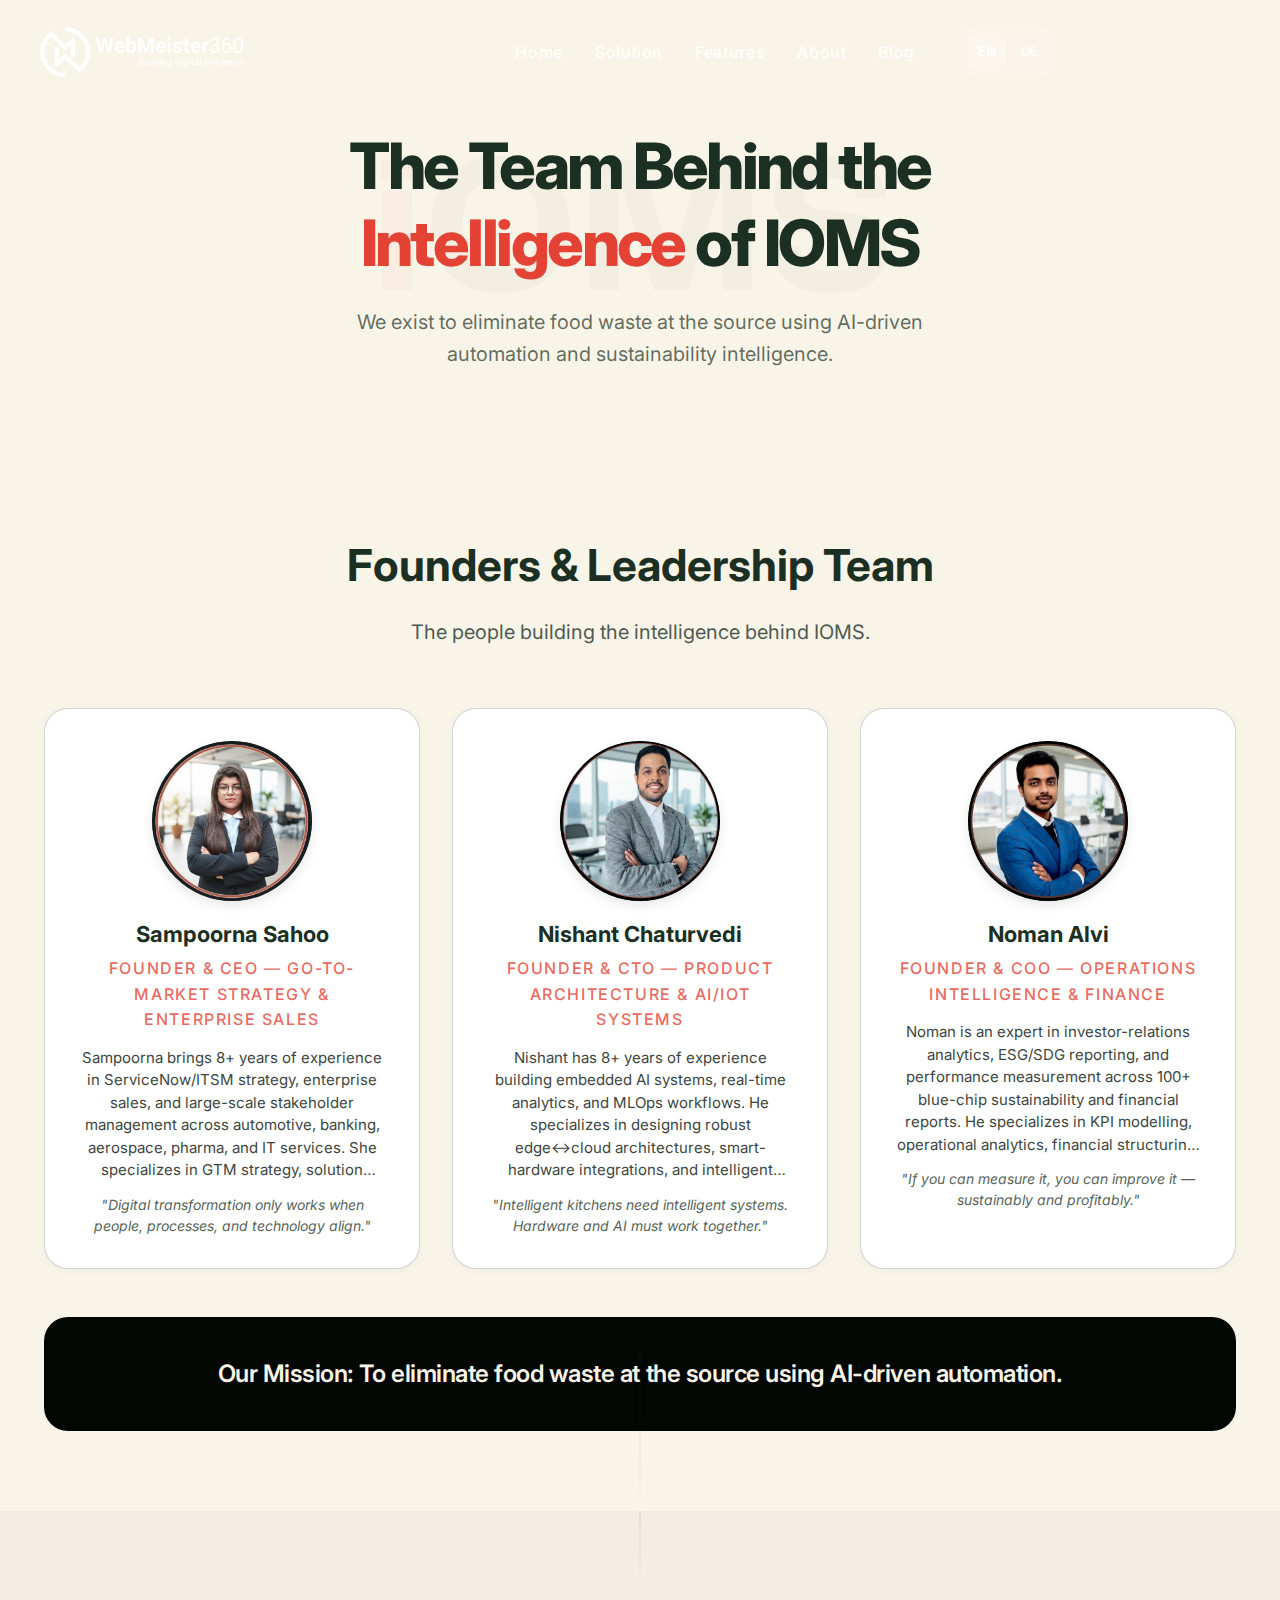
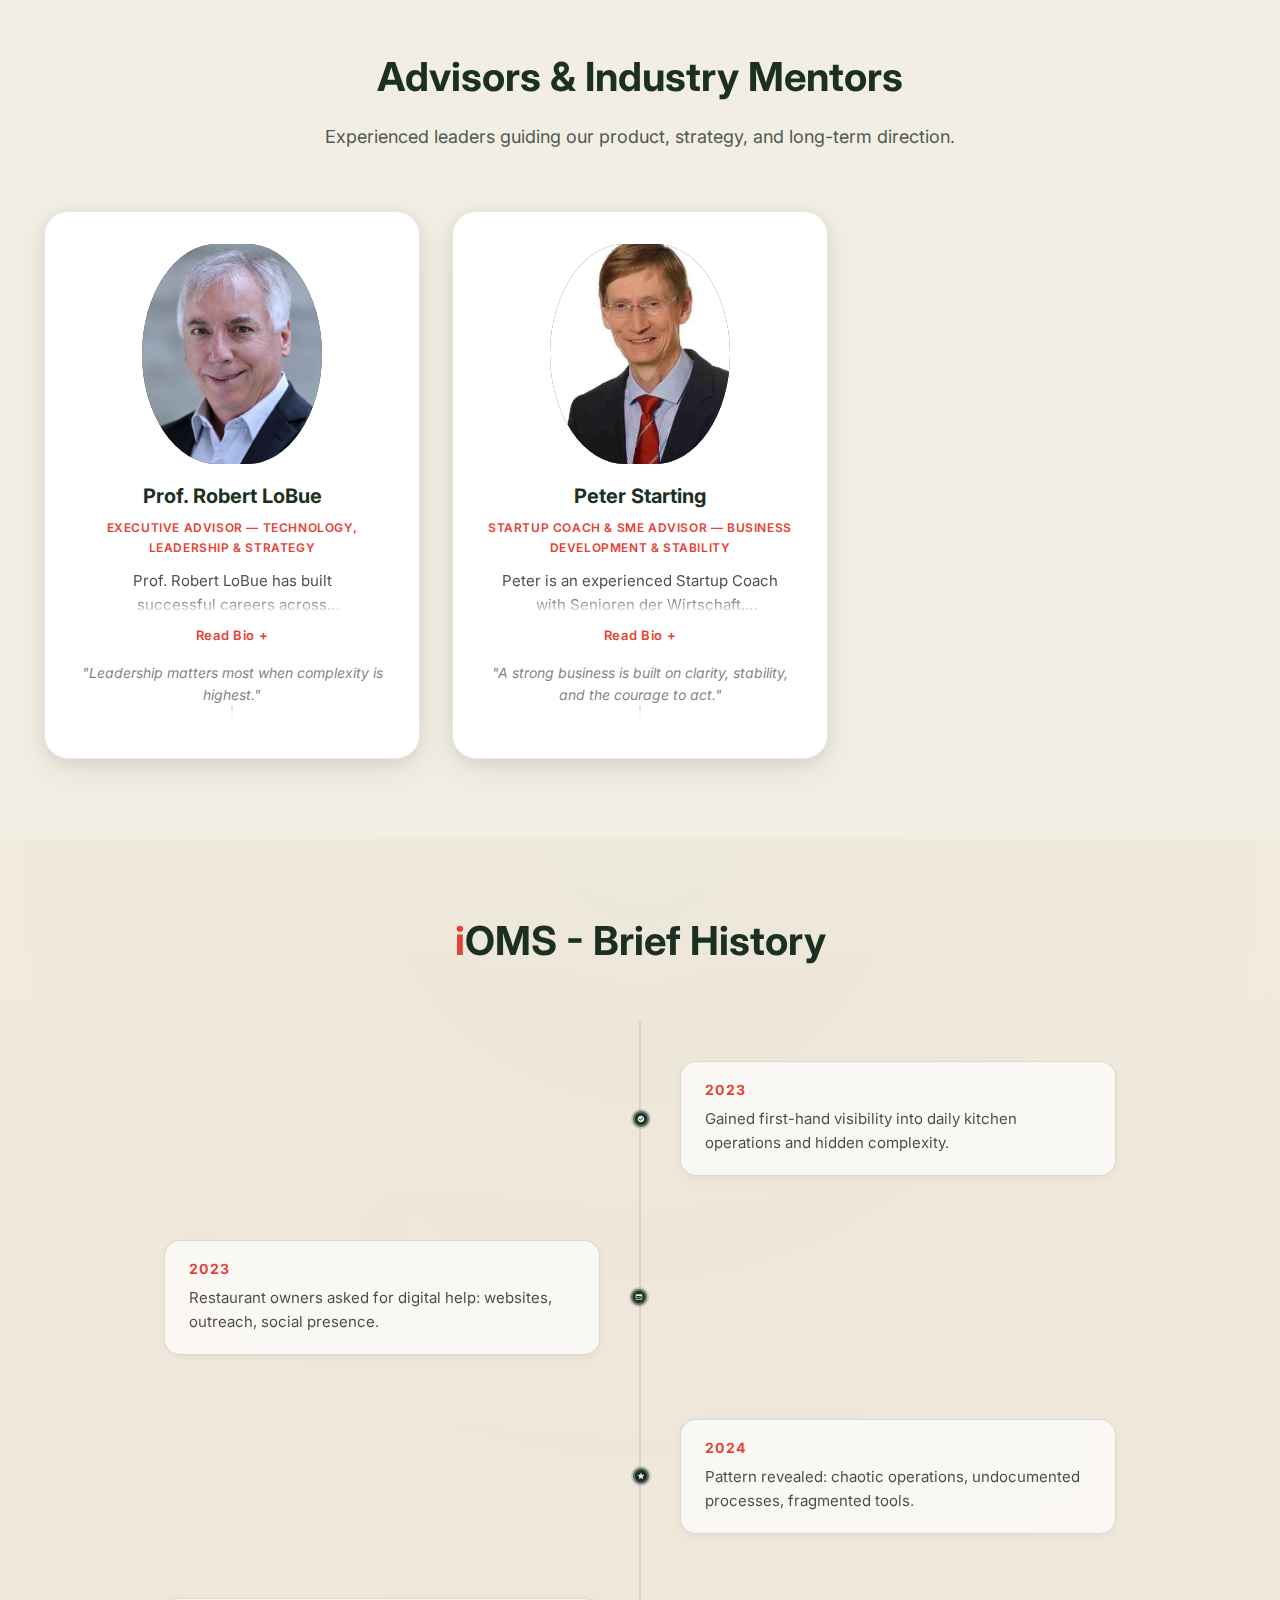
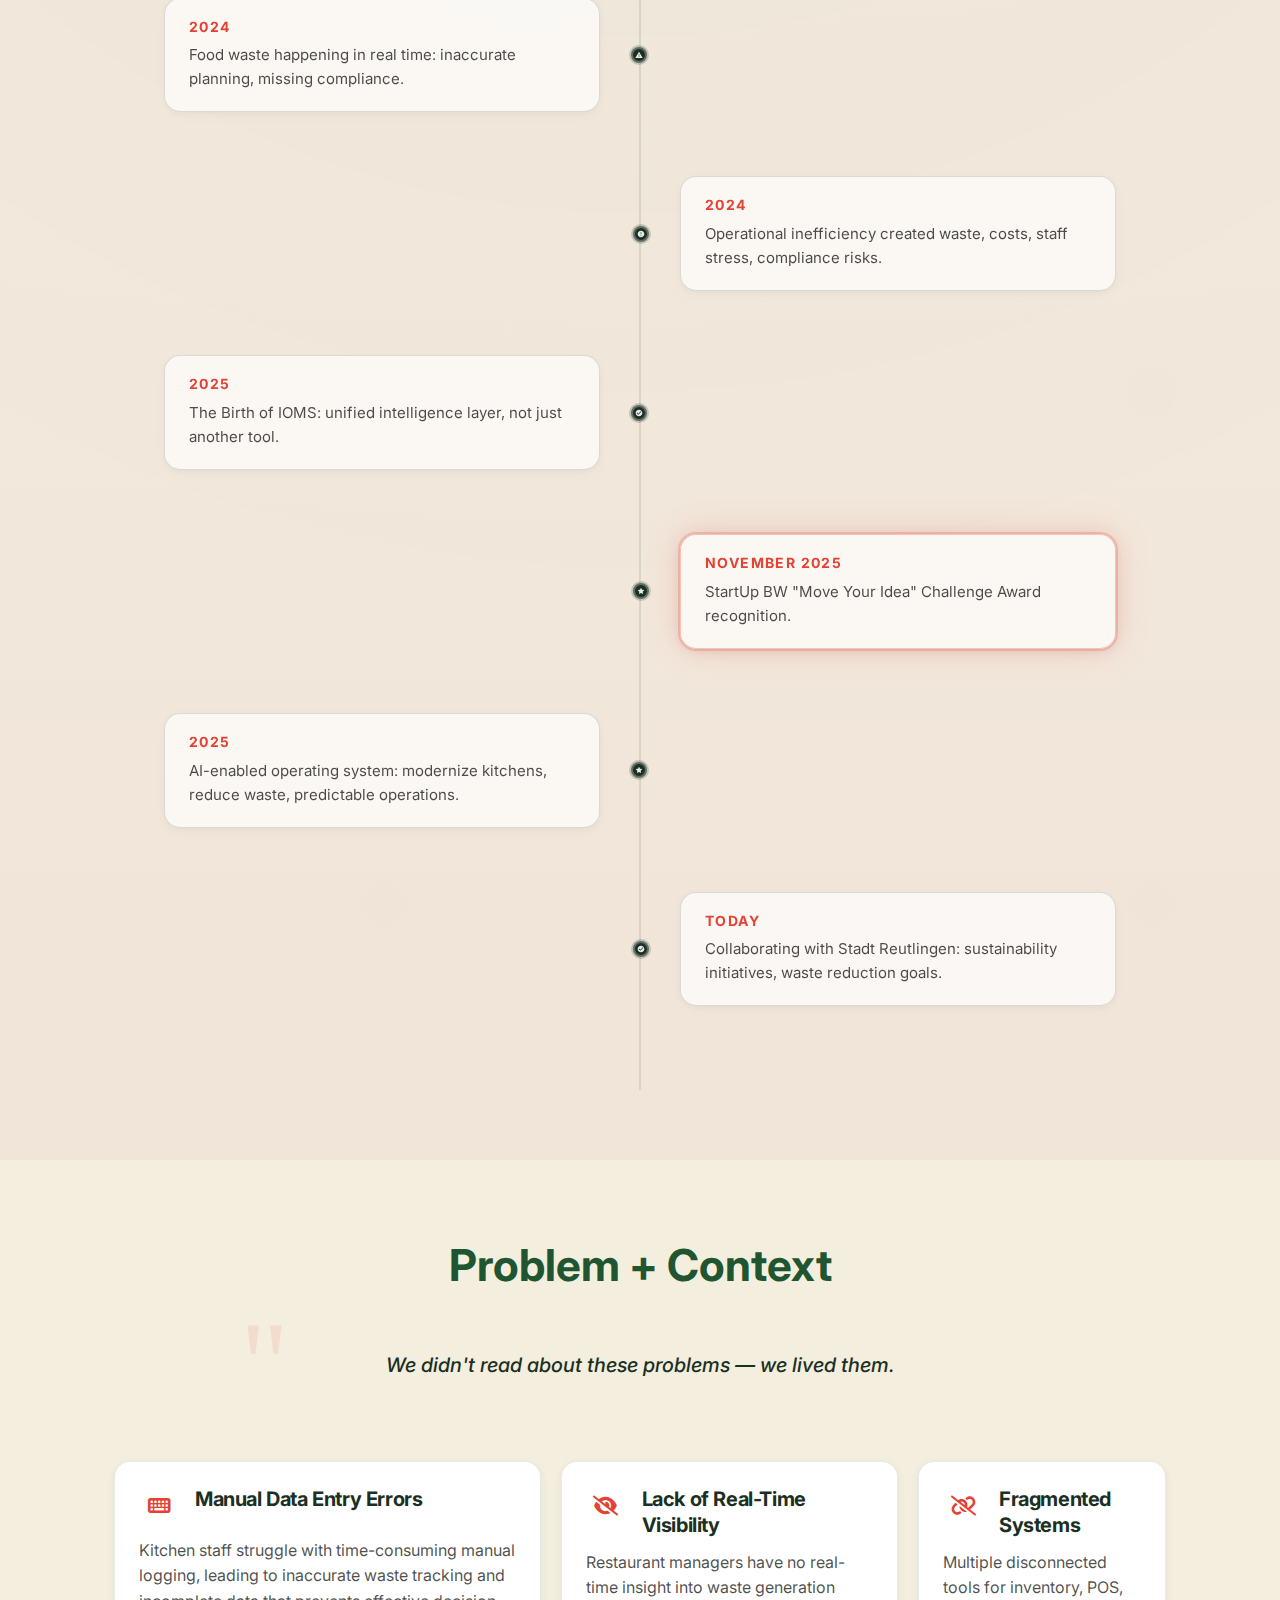
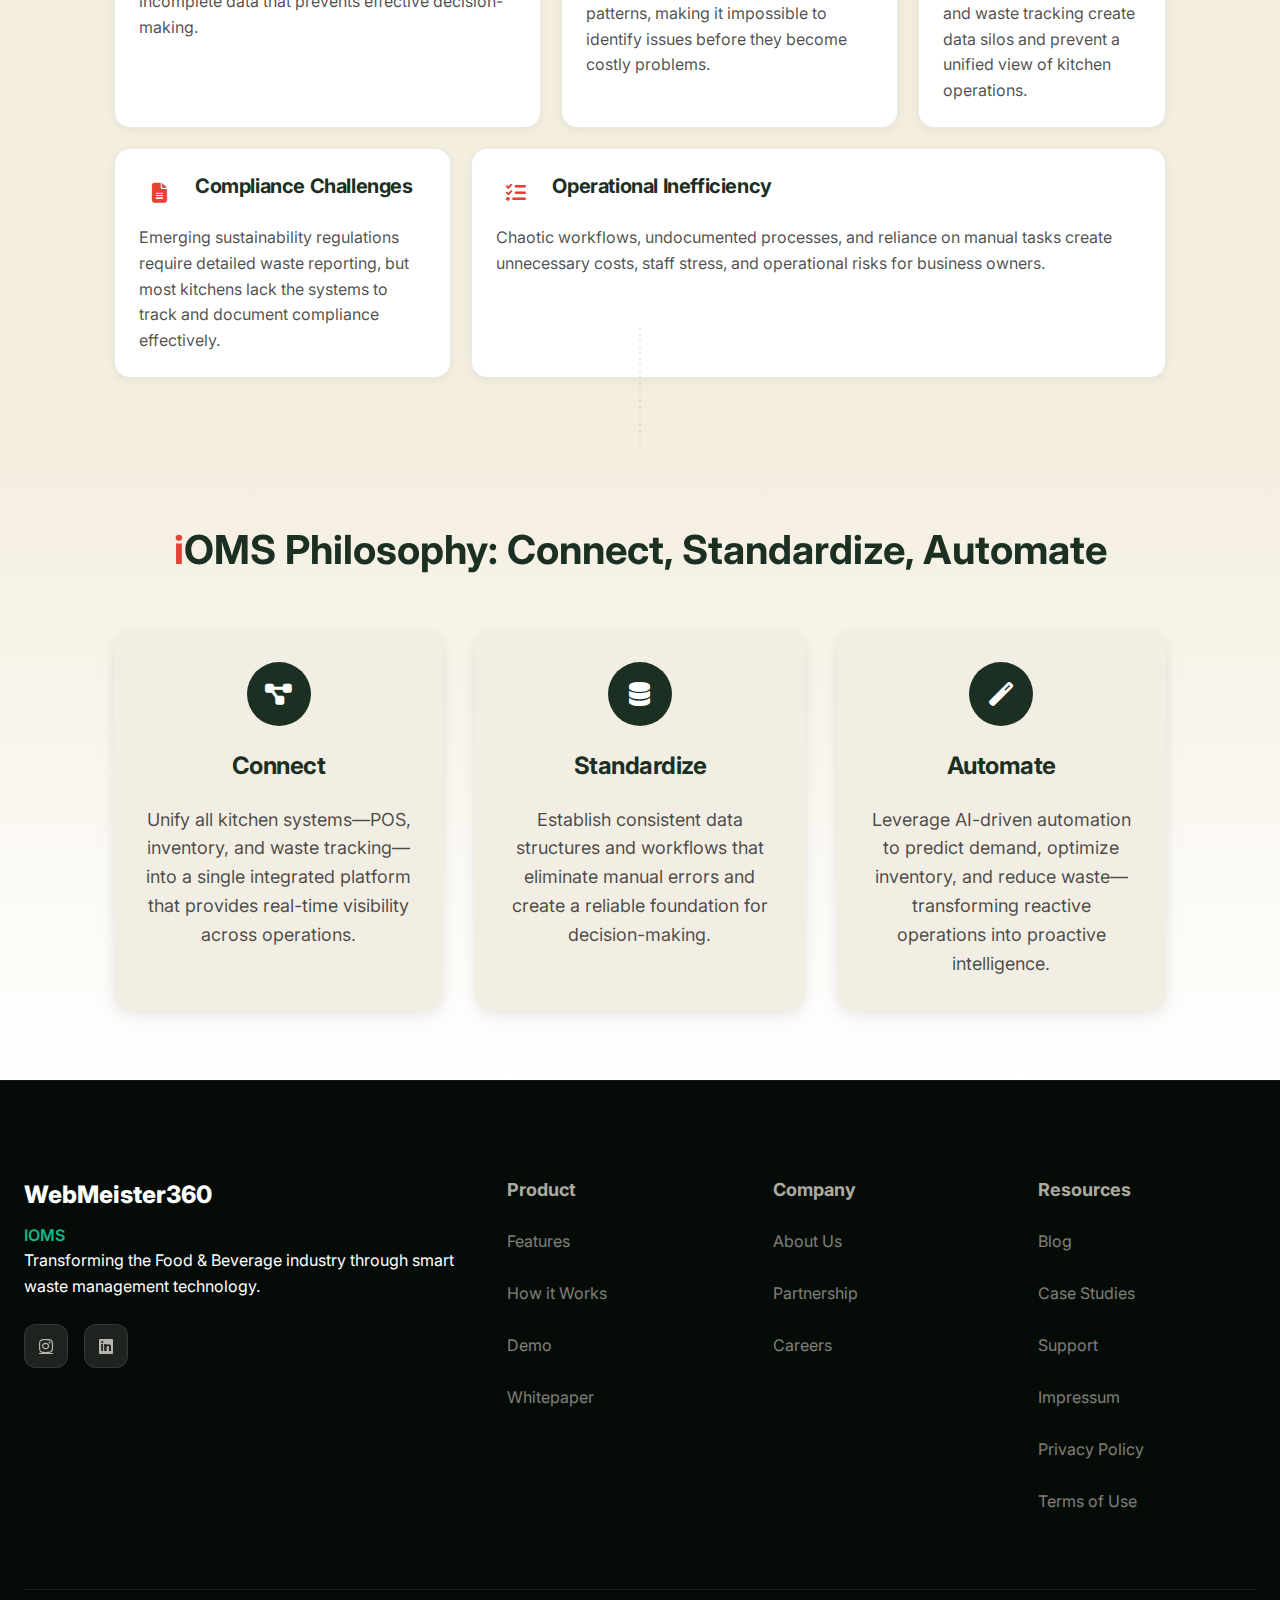
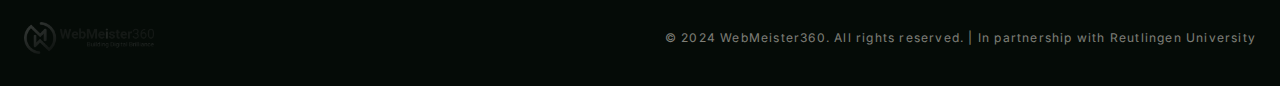
<file: about.html>
<!DOCTYPE html>
<html lang="en">
<head>
    <meta charset="UTF-8">
    <meta name="viewport" content="width=device-width, initial-scale=1.0, maximum-scale=5.0, user-scalable=yes">
    <title>About Us - WebMeister360 | IOMS Leadership Team</title>
    <meta name="description" content="Meet the IOMS leadership team - three founders with complementary strengths across Market & Delivery, Product & Technology, and Operations & Finance.">
    <link rel="stylesheet" href="styles.css">
    <link href="https://fonts.googleapis.com/css2?family=Inter:wght@300;400;500;600;700;800&display=swap" rel="stylesheet">
    <link rel="stylesheet" href="https://cdnjs.cloudflare.com/ajax/libs/font-awesome/6.4.0/css/all.min.css">
    <style>
        /* About page specific styles */
        .about-hero {
            background: #F9F4E8; /* Brand Cream background */
            color: #1B3022; /* Brand Dark Green */
            padding: 128px 0 80px; /* pt-32 (128px) top padding for Executive Whitespace */
            text-align: center;
            position: relative;
            overflow: hidden; /* Contain watermark */
        }
        
        /* IOMS Image Watermark - Large, subtle texture at 3% opacity */
        .about-hero::before {
            content: '';
            position: absolute;
            top: 50%;
            left: 50%;
            transform: translate(-50%, -50%);
            width: 80%;
            height: 80%;
            max-width: 800px;
            max-height: 800px;
            background-image: url('public/ioms.webp'); /* IOMS image as watermark */
            background-size: contain;
            background-repeat: no-repeat;
            background-position: center;
            opacity: 0.03; /* 3% opacity for subtle texture */
            pointer-events: none;
            z-index: 0;
        }
        
        .about-hero .container {
            max-width: 680px; /* max width of text container */
            margin: 0 auto;
            position: relative;
            z-index: 1; /* Above watermark */
        }
        
        .about-hero h1 {
            font-size: 64px; /* 54-64px desktop - using 64px */
            font-weight: 800; /* Bold, condensed weight */
            letter-spacing: -0.04em; /* Condensed spacing for premium look */
            margin-bottom: 24px; /* 18-24px spacing */
            line-height: 1.2;
            color: #1B3022; /* Brand Dark Green */
            animation: fadeInUp 0.8s ease-out;
        }
        
        /* Color Threading - "Intelligence" in Brand Red/Coral */
        .about-hero h1 .intelligence-highlight {
            color: #E34234; /* Brand Red/Coral - draws eye to core value */
        }
        
        .about-hero p {
            font-size: 20px; /* 20px font size */
            color: rgba(27, 48, 34, 0.7); /* Brand Dark Green at 70% opacity */
            max-width: 680px;
            margin: 0 auto;
            line-height: 1.6;
            animation: fadeInUp 0.8s ease-out 0.2s both; /* fade-in with delay */
        }
        
        @keyframes fadeInUp {
            from {
                opacity: 0;
                transform: translateY(20px);
            }
            to {
                opacity: 1;
                transform: translateY(0);
            }
        }
        
        /* Fade Up In Animation Keyframes - for advisor cards and other elements */
        @keyframes fadeUpIn {
            from {
                opacity: 0;
                transform: translateY(20px);
            }
            to {
                opacity: 1;
                transform: translateY(0);
            }
        }
        
        /* Masked Vertical Slide - GPU: opacity and transform only */
        @keyframes heading-reveal {
            0% {
                opacity: 0;
                transform: translateY(30px);
            }
            100% {
                opacity: 1;
                transform: translateY(0);
            }
        }
        
        .back-to-home {
            display: inline-flex;
            align-items: center;
            gap: 0.5rem;
            color: #1F5631; /* deep green to match theme */
            text-decoration: none;
            font-weight: 600;
            margin-bottom: 24px; /* 18-24px spacing */
            transition: color 0.3s ease;
            opacity: 0.8;
        }
        
        .back-to-home:hover {
            color: #1F5631;
            opacity: 1;
        }
        
        /* IOMS Brief History Section */
        .history-section {
            padding: 70px 0; /* 60-80px padding - using 70px */
            background: 
                radial-gradient(circle at top, rgba(27, 48, 34, 0.03) 0%, transparent 70%),
                linear-gradient(to bottom, #F4EEDF 0%, #F1E4D9 100%); /* Chromatic elevation overlay + match landing page gradient */
            position: relative;
            overflow: visible; /* Allow guide line to be visible */
            display: block !important; /* Force section to display */
            visibility: visible !important; /* Force visibility */
            opacity: 1 !important; /* Force visibility */
        }
        
        /* Lead-In Path - GPU: scaleY instead of height */
        .history-section::before {
            content: '';
            position: absolute;
            top: -120px;
            left: 50%;
            transform: translateX(-50%) scaleY(0);
            transform-origin: top;
            width: 1px;
            height: 180px;
            background-image: repeating-linear-gradient(
                to bottom,
                rgba(27, 48, 34, 0.2) 0px,
                rgba(27, 48, 34, 0.2) 2px,
                transparent 2px,
                transparent 6px
            );
            pointer-events: none;
            z-index: 1;
            transition: transform 1.2s cubic-bezier(0.16, 1, 0.3, 1);
            will-change: transform;
        }
        
        .history-section.animate-path::before {
            transform: translateX(-50%) scaleY(1);
        }
        
        /* Subtle background illustration - moved to ::after to avoid conflict with guide line */
        .history-section::after {
            content: '';
            position: absolute;
            top: 0;
            left: 0;
            right: 0;
            bottom: 0;
            background-image: url('data:image/svg+xml,<svg xmlns="http://www.w3.org/2000/svg" viewBox="0 0 100 100"><defs><pattern id="circle-pattern" width="60" height="60" patternUnits="userSpaceOnUse"><circle cx="30" cy="30" r="2" fill="%231F5631" opacity="0.1"/></pattern></defs><rect width="100" height="100" fill="url(%23circle-pattern)"/></svg>');
            opacity: 0.06; /* 5-8% opacity - using 6% */
            pointer-events: none;
            z-index: 0;
        }
        
        .history-section .container {
            max-width: 1000px; /* Increased for milestone timeline layout */
            margin: 0 auto;
            padding: 0 24px; /* Use explicit padding instead of CSS variable */
            position: relative;
            z-index: 1;
            display: block !important; /* Force container to display */
            visibility: visible !important; /* Force visibility */
        }
        
        .history-section h2 {
            font-size: 40px; /* 36-40px - using 40px */
            font-weight: 700; /* bold */
            margin-bottom: 48px; /* mb-12 equivalent (12 * 4px = 48px) */
            text-align: center;
            position: relative;
            overflow: hidden; /* Container for line-by-line masking */
        }
        
        /* Heading wrapper for masked vertical reveal (iOMS section - will-change) */
        .history-section h2 .heading-reveal-wrapper {
            display: inline-block;
            overflow: hidden;
            vertical-align: bottom;
            line-height: inherit;
            will-change: transform;
        }
        
        .history-section h2 .heading-reveal-text {
            display: inline-block;
            opacity: 1;
            transform: translateY(0);
            will-change: transform;
        }
        
        .history-section h2 .heading-reveal-text.animate-in {
            animation: heading-reveal 0.8s cubic-bezier(0.16, 1, 0.3, 1) forwards;
        }
        
        /* Brand coloring: lowercase "i" in Brand Red */
        .history-section h2 .brand-i {
            color: #E34234; /* Brand Red/Coral */
            font-weight: 700; /* Same weight as rest for unified signature */
        }
        
        /* Brand coloring: "OMS" and rest in Brand Dark Green */
        .history-section h2 .brand-oms {
            color: #1B3022; /* Brand Dark Green */
        }
        
        /* Milestone Timeline Container - Two Column Staggered Grid */
        .milestone-timeline {
            position: relative;
            max-width: 1000px;
            margin: 0 auto;
            padding: 40px 0 20px; /* Reduced bottom padding for compact fit */
            display: block !important; /* Force timeline to display */
            visibility: visible !important; /* Force visibility */
            opacity: 1 !important; /* Force visibility */
        }
        
        /* Central Timeline Thread - Animated Gradient Path (GPU: will-change) */
        .timeline-thread {
            position: absolute;
            left: 50%;
            top: 0;
            bottom: 0;
            transform: translateX(-50%);
            width: 2px;
            background: linear-gradient(to bottom, 
                rgba(27, 48, 34, 0.1) 0%,
                rgba(27, 48, 34, 0.1) 100%);
            z-index: 0;
            overflow: hidden;
            visibility: visible !important;
            opacity: 1 !important;
            display: block !important;
            will-change: transform;
        }
        
        /* Animated fill gradient - GPU: scaleY instead of height */
        .timeline-thread::before {
            content: '';
            position: absolute;
            top: 0;
            left: 0;
            right: 0;
            height: 100%;
            transform-origin: top;
            transform: scaleY(0);
            background: linear-gradient(to bottom, 
                #1B3022 0%,
                #1B3022 100%);
            transition: transform 0.8s cubic-bezier(0.16, 1, 0.3, 1);
            z-index: 1;
            will-change: transform;
        }
        
        .timeline-thread.animate-fill::before {
            transform: scaleY(1);
        }
        
        /* Milestone Card Base Styles - Glassmorphism */
        .milestone-card {
            position: relative;
            width: calc(50% - 40px); /* 50% width minus gap for timeline */
            margin-bottom: 64px; /* Reduced vertical spacing to 64px */
            padding: 20px 24px;
            background: rgba(255, 255, 255, 0.7); /* Semi-transparent white for glassmorphism */
            backdrop-filter: blur(12px);
            -webkit-backdrop-filter: blur(12px);
            border: 0.5px solid rgba(27, 48, 34, 0.15);
            border-radius: 16px;
            box-shadow: 
                0 2px 8px rgba(0, 0, 0, 0.04),
                0 4px 16px rgba(0, 0, 0, 0.02);
            opacity: 1 !important; /* Make visible by default - animation will enhance entrance */
            z-index: 2; /* Above timeline thread */
            transition: opacity 0.6s cubic-bezier(0.16, 1, 0.3, 1),
                        transform 0.6s cubic-bezier(0.16, 1, 0.3, 1);
            visibility: visible !important; /* Force visibility */
        }
        
        /* Award-Winning Highlight - Brand Red Glow */
        .milestone-card.award-milestone {
            box-shadow: 
                0 2px 8px rgba(0, 0, 0, 0.04),
                0 4px 16px rgba(0, 0, 0, 0.02),
                0 0 0 2px rgba(227, 66, 52, 0.2), /* Brand Red glow border */
                0 0 20px rgba(227, 66, 52, 0.15), /* Outer glow */
                0 0 40px rgba(227, 66, 52, 0.1); /* Extended glow for peak effect */
            border-color: rgba(227, 66, 52, 0.3); /* Slight red tint on border */
        }
        
        /* Left Column Milestones - Fade in from left */
        .milestone-left {
            margin-right: auto;
            margin-left: 0;
            transform: translateX(0) !important; /* Start at normal position - animation will enhance entrance */
        }
        
        /* Right Column Milestones - Fade in from right */
        .milestone-right {
            margin-left: auto;
            margin-right: 0;
            transform: translateX(0) !important; /* Start at normal position - animation will enhance entrance */
        }
        
        /* Animate cards in from sides */
        .milestone-left.animate-in {
            transform: translateX(0); /* Slide to final position */
        }
        
        .milestone-right.animate-in {
            transform: translateX(0); /* Slide to final position */
        }
        
        /* Timeline Dot Connection */
        .milestone-card::before {
            content: '';
            position: absolute;
            top: 50%;
            width: 16px; /* Slightly larger to accommodate icon */
            height: 16px;
            background-color: #1B3022; /* Brand Green */
            border-radius: 50%;
            border: 2px solid rgba(255, 255, 255, 0.3); /* Light border for visibility on glassmorphism */
            z-index: 3; /* Above card content */
            transform: translateY(-50%);
            box-shadow: 0 0 0 2px rgba(27, 48, 34, 0.2); /* Subtle glow for depth */
            display: flex;
            align-items: center;
            justify-content: center;
        }
        
        .milestone-left::before {
            right: -48px; /* Position to align with timeline thread */
        }
        
        .milestone-right::before {
            left: -48px; /* Position to align with timeline thread */
        }
        
        /* Micro-Icon inside timeline dot */
        .milestone-card::after {
            content: '';
            position: absolute;
            top: 50%;
            width: 8px;
            height: 8px;
            z-index: 4; /* Above dot background */
            transform: translateY(-50%);
            background-size: contain;
            background-repeat: no-repeat;
            background-position: center;
            opacity: 0.9;
        }
        
        .milestone-left::after {
            right: -44px; /* Position icon inside dot */
        }
        
        .milestone-right::after {
            left: -44px; /* Position icon inside dot */
        }
        
        /* Icon assignments for each milestone phase */
        .milestone-card[data-phase="arrival"]::after {
            background-image: url("data:image/svg+xml,%3Csvg xmlns='http://www.w3.org/2000/svg' viewBox='0 0 24 24' fill='%23FFFFFF'%3E%3Cpath d='M12 2C8.13 2 5 5.13 5 9c0 5.25 7 13 7 13s7-7.75 7-13c0-3.87-3.13-7-7-7zm0 9.5c-1.38 0-2.5-1.12-2.5-2.5s1.12-2.5 2.5-2.5 2.5 1.12 2.5 2.5-1.12 2.5-2.5 2.5z'/%3E%3C/svg%3E");
        }
        
        .milestone-card[data-phase="experience"]::after {
            background-image: url("data:image/svg+xml,%3Csvg xmlns='http://www.w3.org/2000/svg' viewBox='0 0 24 24' fill='%23FFFFFF'%3E%3Cpath d='M12 2C6.48 2 2 6.48 2 12s4.48 10 10 10 10-4.48 10-10S17.52 2 12 2zm-2 15l-5-5 1.41-1.41L10 14.17l7.59-7.59L19 8l-9 9z'/%3E%3C/svg%3E");
        }
        
        .milestone-card[data-phase="digital"]::after {
            background-image: url("data:image/svg+xml,%3Csvg xmlns='http://www.w3.org/2000/svg' viewBox='0 0 24 24' fill='%23FFFFFF'%3E%3Cpath d='M20 4H4c-1.1 0-1.99.9-1.99 2L2 18c0 1.1.9 2 2 2h16c1.1 0 2-.9 2-2V6c0-1.1-.9-2-2-2zm-5 14H4v-4h11v4zm0-5H4V9h11v4zm5 5h-4V9h4v9z'/%3E%3C/svg%3E");
        }
        
        .milestone-card[data-phase="pattern"]::after {
            background-image: url("data:image/svg+xml,%3Csvg xmlns='http://www.w3.org/2000/svg' viewBox='0 0 24 24' fill='%23FFFFFF'%3E%3Cpath d='M12 2l3.09 6.26L22 9.27l-5 4.87 1.18 6.88L12 17.77l-6.18 3.25L7 14.14 2 9.27l6.91-1.01L12 2z'/%3E%3C/svg%3E");
        }
        
        .milestone-card[data-phase="waste"]::after {
            background-image: url("data:image/svg+xml,%3Csvg xmlns='http://www.w3.org/2000/svg' viewBox='0 0 24 24' fill='%23FFFFFF'%3E%3Cpath d='M1 21h22L12 2 1 21zm12-3h-2v-2h2v2zm0-4h-2v-4h2v4z'/%3E%3C/svg%3E");
        }
        
        .milestone-card[data-phase="inefficiency"]::after {
            background-image: url("data:image/svg+xml,%3Csvg xmlns='http://www.w3.org/2000/svg' viewBox='0 0 24 24' fill='%23FFFFFF'%3E%3Cpath d='M12 2C6.48 2 2 6.48 2 12s4.48 10 10 10 10-4.48 10-10S17.52 2 12 2zm1 15h-2v-2h2v2zm0-4h-2V7h2v6z'/%3E%3C/svg%3E");
        }
        
        .milestone-card[data-phase="award"]::after {
            background-image: url("data:image/svg+xml,%3Csvg xmlns='http://www.w3.org/2000/svg' viewBox='0 0 24 24' fill='%23FFFFFF'%3E%3Cpath d='M12 2l3.09 6.26L22 9.27l-5 4.87 1.18 6.88L12 17.77l-6.18 3.25L7 14.14 2 9.27l6.91-1.01L12 2z'/%3E%3C/svg%3E");
        }
        
        .milestone-card[data-phase="birth"]::after {
            background-image: url("data:image/svg+xml,%3Csvg xmlns='http://www.w3.org/2000/svg' viewBox='0 0 24 24' fill='%23FFFFFF'%3E%3Cpath d='M12 2C6.48 2 2 6.48 2 12s4.48 10 10 10 10-4.48 10-10S17.52 2 12 2zm-2 15l-5-5 1.41-1.41L10 14.17l7.59-7.59L19 8l-9 9z'/%3E%3C/svg%3E");
        }
        
        .milestone-card[data-phase="evolution"]::after {
            background-image: url("data:image/svg+xml,%3Csvg xmlns='http://www.w3.org/2000/svg' viewBox='0 0 24 24' fill='%23FFFFFF'%3E%3Cpath d='M12 2l3.09 6.26L22 9.27l-5 4.87 1.18 6.88L12 17.77l-6.18 3.25L7 14.14 2 9.27l6.91-1.01L12 2z'/%3E%3C/svg%3E");
        }
        
        .milestone-card[data-phase="today"]::after {
            background-image: url("data:image/svg+xml,%3Csvg xmlns='http://www.w3.org/2000/svg' viewBox='0 0 24 24' fill='%23FFFFFF'%3E%3Cpath d='M12 2C6.48 2 2 6.48 2 12s4.48 10 10 10 10-4.48 10-10S17.52 2 12 2zm-2 15l-5-5 1.41-1.41L10 14.17l7.59-7.59L19 8l-9 9z'/%3E%3C/svg%3E");
        }
        
        /* Large Bold Date in Brand Red */
        .milestone-date {
            font-size: 14px;
            font-weight: 700;
            color: #E34234 !important; /* Brand Red - force visibility */
            text-transform: uppercase;
            letter-spacing: 0.1em;
            margin-bottom: 8px;
            line-height: 1.2;
            visibility: visible !important; /* Force visibility */
            opacity: 1 !important; /* Force visibility */
            display: block !important; /* Force display */
        }
        
        /* Milestone Content */
        .milestone-content {
            font-size: 15px;
            line-height: 1.6;
            color: rgba(0, 0, 0, 0.7) !important; /* Force visibility */
            visibility: visible !important; /* Force visibility */
            opacity: 1 !important; /* Force visibility */
            display: block !important; /* Force display */
        }
        
        /* Animate in milestone cards - opacity only, transform handled by left/right classes */
        .milestone-card.animate-in {
            opacity: 1;
        }
        
        /* Staggered animation delays for milestone cards - with 150ms base delay */
        .milestone-card:nth-child(2).animate-in { transition-delay: 250ms; } /* 150ms base + 100ms */
        .milestone-card:nth-child(3).animate-in { transition-delay: 350ms; } /* 150ms base + 200ms */
        .milestone-card:nth-child(4).animate-in { transition-delay: 450ms; } /* 150ms base + 300ms */
        .milestone-card:nth-child(5).animate-in { transition-delay: 550ms; } /* 150ms base + 400ms */
        .milestone-card:nth-child(6).animate-in { transition-delay: 650ms; } /* 150ms base + 500ms */
        .milestone-card:nth-child(7).animate-in { transition-delay: 750ms; } /* 150ms base + 600ms */
        .milestone-card:nth-child(8).animate-in { transition-delay: 850ms; } /* 150ms base + 700ms */
        .milestone-card:nth-child(9).animate-in { transition-delay: 950ms; } /* 150ms base + 800ms */
        .milestone-card:nth-child(10).animate-in { transition-delay: 1050ms; } /* 150ms base + 900ms */
        .milestone-card:nth-child(11).animate-in { transition-delay: 1150ms; } /* 150ms base + 1000ms */
        
        /* First timeline dot - synchronized with Lead-In path end */
        .milestone-card:first-of-type::before {
            background-color: #1B3022; /* Brand Dark Green */
            transform: translateY(-50%) scale(1);
        }
        
        /* Brand Green Pulse animation for first dot when line reaches it */
        @keyframes timeline-dot-pulse {
            0% {
                transform: translateY(-50%) scale(1);
                box-shadow: 0 0 0 0 rgba(27, 48, 34, 0.4);
            }
            50% {
                transform: translateY(-50%) scale(1.25); /* scale-125 */
                box-shadow: 0 0 0 8px rgba(27, 48, 34, 0);
            }
            100% {
                transform: translateY(-50%) scale(1);
                box-shadow: 0 0 0 0 rgba(27, 48, 34, 0);
            }
        }
        
        .milestone-card:first-of-type.anchor-reached::before {
            animation: timeline-dot-pulse 0.6s cubic-bezier(0.16, 1, 0.3, 1);
        }
        
        /* Problem + Context Section */
        .problem-context-section {
            padding: 70px 0; /* match spacing with Brief History section */
            background: #F4EEDF; /* light cream background matching landing page */
            display: block !important; /* Force section to display */
            visibility: visible !important; /* Force visibility */
            opacity: 1 !important; /* Force visibility */
        }
        
        .problem-context-section .container {
            max-width: 1100px; /* max-content container width */
            margin: 0 auto;
            padding: 0 24px; /* Use explicit padding instead of CSS variable */
            display: block !important; /* Force container to display */
            visibility: visible !important; /* Force visibility */
        }
        
        .problem-context-section h2 {
            font-size: 44px; /* 40-48px - using 44px */
            font-weight: 700; /* bold */
            color: #1F5631 !important; /* brand deep green - force visibility */
            margin-bottom: 1rem;
            text-align: center;
            visibility: visible !important; /* Force visibility */
            opacity: 1 !important; /* Force visibility */
            display: block !important; /* Force display */
        }
        
        .problem-context-section .subheading {
            font-size: 20px; /* 20px */
            color: rgba(0, 0, 0, 0.7); /* 70% opacity black */
            text-align: center;
            margin-bottom: 2rem;
            max-width: 800px;
            margin-left: auto;
            margin-right: auto;
        }
        
        /* Founder insight quote - Emotional Anchor */
        .founder-quote {
            text-align: center;
            margin-bottom: 3rem;
            padding: 2rem 3rem;
            max-width: 800px;
            margin-left: auto;
            margin-right: auto;
            position: relative;
            display: block !important; /* Force display */
            visibility: visible !important; /* Force visibility */
            opacity: 1 !important; /* Force visibility */
        }
        
        /* Oversized opening quotation mark in Brand Red at 10% opacity behind text */
        .founder-quote::before {
            content: '"';
            position: absolute;
            left: 0;
            top: 50%;
            transform: translateY(-50%);
            font-size: 120px; /* Oversized quotation mark */
            font-weight: 300;
            color: rgba(227, 66, 52, 0.1); /* Brand Red at 10% opacity */
            line-height: 1;
            z-index: 0;
            font-family: Georgia, serif; /* Classic quotation mark styling */
        }
        
        .founder-quote p {
            font-size: 20px;
            font-style: italic;
            font-weight: 500; /* Medium weight */
            color: #1B3022 !important; /* Brand Dark Green - force visibility */
            visibility: visible !important; /* Force visibility */
            opacity: 1 !important; /* Force visibility */
            display: block !important; /* Force display */
            margin: 0;
            line-height: 1.6;
            position: relative;
            z-index: 1; /* Above the quotation mark */
        }
        
        /* Remove old quotation marks */
        .founder-quote p::before,
        .founder-quote p::after {
            display: none;
        }
        
        .problem-cards-wrapper {
            position: relative;
            display: block !important; /* Force display */
            visibility: visible !important; /* Force visibility */
            opacity: 1 !important; /* Force visibility */
        }
        
        /* Staggered Bento Grid - Chaos-to-Order Layout */
        .problem-cards-grid {
            display: grid !important; /* Force grid display */
            grid-template-columns: repeat(12, 1fr); /* 12-column grid for flexible Bento layout */
            gap: 20px; /* Tighter spacing for fragmented feel */
            position: relative;
            z-index: 1;
            visibility: visible !important; /* Force visibility */
            opacity: 1 !important; /* Force visibility */
        }
        
        /* Staggered Bento Grid Layout - Fragmented pattern */
        .problem-cards-grid .problem-card:nth-child(1) {
            grid-column: 1 / span 5; /* Large card on left */
            grid-row: 1;
        }
        
        .problem-cards-grid .problem-card:nth-child(2) {
            grid-column: 6 / span 4; /* Medium card on right */
            grid-row: 1;
        }
        
        .problem-cards-grid .problem-card:nth-child(3) {
            grid-column: 10 / span 3; /* Small card on far right */
            grid-row: 1;
        }
        
        .problem-cards-grid .problem-card:nth-child(4) {
            grid-column: 1 / span 4; /* Medium card on left */
            grid-row: 2;
        }
        
        .problem-cards-grid .problem-card:nth-child(5) {
            grid-column: 5 / span 8; /* Large card spanning right */
            grid-row: 2;
        }
        
        .problem-card {
            background: #FFFFFF !important; /* Force white background */
            border: 0.5px solid rgba(27, 48, 34, 0.1); /* Thin stroke in Brand Dark Green */
            border-radius: 16px;
            padding: 24px;
            box-shadow: 
                0 2px 8px rgba(0, 0, 0, 0.04),
                0 4px 16px rgba(0, 0, 0, 0.02);
            transition: transform 0.3s ease, box-shadow 0.3s ease, border-color 0.3s ease;
            opacity: 1 !important; /* Make visible by default - animation will enhance entrance */
            position: relative;
            visibility: visible !important; /* Force visibility */
            display: block !important; /* Force display */
        }
        
        /* Jitter/Shiver Entrance Animation - Signals Instability/Error */
        @keyframes problem-card-jitter {
            0% {
                opacity: 0;
                transform: translateY(20px) translateX(0) rotate(0deg);
            }
            10% {
                transform: translateY(15px) translateX(-2px) rotate(-0.5deg);
            }
            20% {
                transform: translateY(12px) translateX(2px) rotate(0.5deg);
            }
            30% {
                transform: translateY(8px) translateX(-1px) rotate(-0.3deg);
            }
            40% {
                transform: translateY(5px) translateX(1px) rotate(0.3deg);
            }
            50% {
                transform: translateY(3px) translateX(-0.5px) rotate(-0.2deg);
            }
            60% {
                transform: translateY(1px) translateX(0.5px) rotate(0.2deg);
            }
            100% {
                opacity: 1;
                transform: translateY(0) translateX(0) rotate(0deg);
            }
        }
        
        /* Animate on scroll - jitter entrance */
        .problem-card.animate {
            animation: problem-card-jitter 0.8s cubic-bezier(0.16, 1, 0.3, 1) forwards;
        }
        
        .problem-card:hover {
            transform: translateY(-4px);
            border-color: rgba(27, 48, 34, 0.2); /* Slightly darker border on hover */
            box-shadow: 
                0 4px 12px rgba(0, 0, 0, 0.06),
                0 8px 24px rgba(0, 0, 0, 0.04);
        }
        
        /* Staggered animation delays for jitter effect */
        .problem-card.animate:nth-child(1) { animation-delay: 0ms; }
        .problem-card.animate:nth-child(2) { animation-delay: 100ms; }
        .problem-card.animate:nth-child(3) { animation-delay: 200ms; }
        .problem-card.animate:nth-child(4) { animation-delay: 300ms; }
        .problem-card.animate:nth-child(5) { animation-delay: 400ms; }
        
        .problem-card-header {
            display: flex !important; /* Force flex display */
            align-items: flex-start;
            gap: 1rem;
            margin-bottom: 12px; /* 8-12px spacing - using 12px */
            visibility: visible !important; /* Force visibility */
            opacity: 1 !important; /* Force visibility */
        }
        
        .problem-icon {
            width: 40px;
            height: 40px;
            flex-shrink: 0;
            color: #E34234 !important; /* Brand Red/Coral - force visibility */
            font-size: 1.25rem;
            display: flex !important; /* Force flex display */
            align-items: center;
            justify-content: center;
            background: transparent; /* No background for technical line icons */
            border-radius: 0; /* Square/rectangular for technical icons */
            transition: transform 0.3s ease, color 0.3s ease;
            visibility: visible !important; /* Force visibility */
            opacity: 1 !important; /* Force visibility */
        }
        
        .problem-card:hover .problem-icon {
            transform: scale(1.1);
            color: #E34234; /* Maintain Brand Red on hover */
        }
        
        .problem-card h3 {
            font-size: 20px; /* Slightly reduced for Bento grid */
            font-weight: 700; /* bold */
            color: #1B3022 !important; /* Brand Dark Green - force visibility */
            visibility: visible !important; /* Force visibility */
            opacity: 1 !important; /* Force visibility */
            display: block !important; /* Force display */
            margin: 0;
            line-height: 1.3;
            letter-spacing: -0.02em; /* tracking-tighter for editorial feel */
        }
        
        .problem-card p {
            font-size: 16px; /* Slightly reduced for Bento grid */
            font-weight: 400; /* Regular weight for accessibility against cream background */
            color: rgba(0, 0, 0, 0.7) !important; /* Force visibility */
            line-height: 1.6;
            margin: 0;
            visibility: visible !important; /* Force visibility */
            opacity: 1 !important; /* Force visibility */
            display: block !important; /* Force display */
        }
        
        /* IOMS Philosophy Section */
        .philosophy-section {
            padding: 70px 0; /* 60-80px spacing - using 70px */
            background: linear-gradient(180deg, #F4EEDF 0%, #FFFFFF 100%); /* subtle vertical gradient */
            position: relative;
            overflow: visible; /* Allow guide line to be visible */
            display: block !important; /* Force section to display */
            visibility: visible !important; /* Force visibility */
            opacity: 1 !important; /* Force visibility */
        }
        
        /* Dashed Vertical Thread - Connects History timeline to Philosophy heading */
        .philosophy-section::before {
            content: '';
            position: absolute;
            top: -120px; /* Extends upward to connect with History section */
            left: 50%;
            transform: translateX(-50%);
            width: 1px;
            height: 120px;
            background-image: repeating-linear-gradient(
                to bottom,
                rgba(27, 48, 34, 0.2) 0px,
                rgba(27, 48, 34, 0.2) 2px, /* 2px dash */
                transparent 2px,
                transparent 6px /* 4px gap (2px dash + 4px gap = 6px total) */
            );
            pointer-events: none;
            z-index: 1;
        }
        
        .philosophy-section .container {
            max-width: 1100px; /* max width 1100px, centered */
            margin: 0 auto;
            padding: 0 24px; /* Use explicit padding instead of CSS variable */
            position: relative;
            z-index: 1;
            display: block !important; /* Force container to display */
            visibility: visible !important; /* Force visibility */
        }
        
        .philosophy-section h2 {
            font-size: 40px; /* Match Brief History heading size */
            font-weight: 700; /* bold */
            margin-bottom: 48px; /* mb-12 equivalent (12 * 4px = 48px) */
            text-align: center;
            position: relative;
            overflow: hidden; /* Container for line-by-line masking */
        }
        
        /* Heading wrapper for masked vertical reveal */
        .philosophy-section h2 .heading-reveal-wrapper {
            display: inline-block;
            overflow: hidden;
            vertical-align: bottom;
            line-height: inherit;
        }
        
        /* Heading text with initial state for animation */
        .philosophy-section h2 .heading-reveal-text {
            display: inline-block;
            opacity: 1;
            transform: translateY(0);
            will-change: transform;
        }
        
        /* Animate heading reveal */
        .philosophy-section h2 .heading-reveal-text.animate-in {
            animation: heading-reveal 0.8s cubic-bezier(0.16, 1, 0.3, 1) forwards;
        }
        
        /* Brand coloring: lowercase "i" in Brand Red */
        .philosophy-section h2 .brand-i {
            color: #E34234 !important; /* Brand Red/Coral - force visibility */
            font-weight: 700; /* Same weight as rest for unified signature */
            visibility: visible !important; /* Force visibility */
            opacity: 1 !important; /* Force visibility */
        }
        
        /* Brand coloring: "OMS" and rest in Brand Dark Green */
        .philosophy-section h2 .brand-oms {
            color: #1B3022 !important; /* Brand Dark Green - force visibility */
            visibility: visible !important; /* Force visibility */
            opacity: 1 !important; /* Force visibility */
        }
        
        .philosophy-pillars {
            display: grid !important; /* Force grid display */
            grid-template-columns: repeat(3, 1fr); /* 3 equal-width columns */
            gap: 2rem 2rem; /* horizontal and vertical spacing */
            row-gap: 18px; /* 16-20px vertical spacing between rows - using 18px */
            visibility: visible !important; /* Force visibility */
            opacity: 1 !important; /* Force visibility */
        }
        
        .philosophy-pillar {
            background: #F3EEE3 !important; /* Satin Cream - more perceived weight than problem cards - force visibility */
            border-radius: 18px; /* 16-20px - using 18px */
            padding: 32px; /* Slightly increased padding for solid feel */
            box-shadow: 
                0 4px 12px rgba(0, 0, 0, 0.06),
                0 8px 24px rgba(0, 0, 0, 0.04); /* Multi-layer shadow for depth */
            text-align: center;
            transition: transform 0.3s ease, box-shadow 0.3s ease;
            opacity: 1 !important; /* Make visible by default - animation will enhance entrance */
            transform: translateX(0) !important; /* Start at normal position - animation will enhance entrance */
            visibility: visible !important; /* Force visibility */
            display: block !important; /* Force display */
        }
        
        /* Staggered Horizontal Slide-In Animation (Left-to-Right) */
        @keyframes philosophy-slide-in {
            0% {
                opacity: 0;
                transform: translateX(-60px);
            }
            100% {
                opacity: 1;
                transform: translateX(0);
            }
        }
        
        .philosophy-pillar.animate {
            animation: philosophy-slide-in 0.7s cubic-bezier(0.16, 1, 0.3, 1) forwards;
        }
        
        .philosophy-pillar:hover {
            transform: translateY(-4px);
            box-shadow: 
                0 6px 16px rgba(0, 0, 0, 0.08),
                0 12px 32px rgba(0, 0, 0, 0.06);
        }
        
        /* Staggered animation delays - simulates logical workflow order */
        .philosophy-pillar:nth-child(1).animate { animation-delay: 200ms; } /* Connect first */
        .philosophy-pillar:nth-child(2).animate { animation-delay: 400ms; } /* Standardize second */
        .philosophy-pillar:nth-child(3).animate { animation-delay: 600ms; } /* Automate third */
        
        .philosophy-icon {
            width: 64px; /* Slightly larger for solid feel */
            height: 64px;
            margin: 0 auto 24px; /* 24px spacing between icon and heading */
            display: flex !important; /* Force flex display */
            align-items: center;
            justify-content: center;
            background: #1B3022 !important; /* Solid Brand Dark Green circular container - force visibility */
            border-radius: 50%;
            color: #FFFFFF !important; /* White icon on dark green background - force visibility */
            font-size: 1.5rem;
            transition: transform 0.3s ease, background-color 0.3s ease;
            visibility: visible !important; /* Force visibility */
            opacity: 1 !important; /* Force visibility */
        }
        
        .philosophy-pillar:hover .philosophy-icon {
            transform: scale(1.1);
            background-color: #0F2418; /* Slightly darker on hover */
        }
        
        .philosophy-pillar h3 {
            font-size: 24px;
            font-weight: 700;
            color: #1B3022 !important; /* Brand Dark Green - force visibility */
            margin-bottom: 24px; /* 24px spacing between heading and text */
            line-height: 1.3;
            letter-spacing: -0.02em; /* tracking-tighter for editorial feel */
            visibility: visible !important; /* Force visibility */
            opacity: 1 !important; /* Force visibility */
            display: block !important; /* Force display */
        }
        
        .philosophy-pillar p {
            font-size: 18px;
            font-weight: 400; /* Regular weight for accessibility against cream background */
            color: rgba(0, 0, 0, 0.7) !important; /* Force visibility */
            line-height: 1.6;
            margin: 0;
            visibility: visible !important; /* Force visibility */
            opacity: 1 !important; /* Force visibility */
            display: block !important; /* Force display */
        }
        
        /* Founders & Advisors Section */
        .founders-advisors-section {
            padding: 80px 0; /* 80px top and bottom padding */
            background: #F9F4E8; /* Brand Cream for color continuity */
            display: block !important; /* Force section to display */
            visibility: visible !important; /* Force visibility */
            opacity: 1 !important; /* Force visibility */
        }
        
        .founders-advisors-section .container {
            max-width: 1240px; /* centered max-width wrapper */
            margin: 0 auto;
            padding: 0 24px; /* Use explicit padding instead of CSS variable */
            display: block !important; /* Force container to display */
            visibility: visible !important; /* Force visibility */
        }
        
        .founders-advisors-section h2 {
            font-size: 44px;
            font-weight: 700;
            color: #1B3022; /* Brand Dark Green for consistency */
            text-align: center;
            margin-bottom: 1rem;
        }
        
        .founders-advisors-section .subheading {
            font-size: 20px;
            font-weight: 400;
            color: #4E5A52;
            text-align: center;
            max-width: 680px;
            margin: 0 auto 60px; /* bottom margin 60px */
            line-height: 1.6;
        }
        
        /* Founder Cards Grid - Bento Box Layout */
        .founders-grid-new {
            display: grid !important; /* Force grid display */
            grid-template-columns: repeat(3, 1fr); /* 3-column grid for desktop */
            gap: 32px; /* Use explicit gap value instead of CSS variable */
            max-width: 1240px;
            margin: 0 auto;
            visibility: visible !important; /* Ensure grid is visible */
            opacity: 1 !important; /* Ensure grid is visible */
        }
        
        .founder-card-new {
            background: #FFFFFF !important; /* Pure white background - force visibility */
            border: 0.5px solid rgba(27, 48, 34, 0.2); /* 0.5px border in light sage green */
            border-radius: 24px; /* Match homepage card radius */
            padding: 32px; /* 32px padding inside */
            text-align: center;
            transition: transform 0.3s ease, box-shadow 0.3s ease, border-color 0.3s ease;
            opacity: 1 !important; /* Make visible by default - force visibility */
            transform: translateY(0) !important; /* Start at normal position - force visibility */
            max-width: 380px; /* max-width per column */
            margin: 0 auto;
            box-shadow: 0 2px 8px rgba(0, 0, 0, 0.04); /* Subtle shadow */
            position: relative; /* For LinkedIn icon positioning */
            visibility: visible !important; /* Force visibility */
            min-height: 200px; /* Ensure minimum height so cards are visible */
            width: 100%; /* Ensure cards take full grid cell width */
        }
        
        .founder-card-new.animate {
            animation: fadeUpIn 0.5s ease-out forwards;
        }
        
        .founder-card-new:hover {
            transform: translateY(-6px) scale(1.05); /* scale-105 hover effect */
            box-shadow: 0 12px 32px rgba(0, 0, 0, 0.12); /* increased shadow on hover */
            border-color: rgba(227, 66, 52, 0.2); /* Brand Red at 20% opacity on hover */
        }
        
        /* Staggered animation delays */
        .founder-card-new:nth-child(1).animate { animation-delay: 0ms; }
        .founder-card-new:nth-child(2).animate { animation-delay: 100ms; }
        .founder-card-new:nth-child(3).animate { animation-delay: 200ms; }
        
        .founder-profile-image {
            width: 160px;
            height: 160px;
            border-radius: 50%; /* Oval/Circular shape so images fit completely */
            margin: 0 auto 16px; /* center aligned, bottom margin 16px */
            background: linear-gradient(135deg, #1F5631, #2F4734);
            display: flex !important; /* Force flex display */
            align-items: center;
            justify-content: center;
            color: white;
            font-size: 3rem;
            font-weight: 700;
            object-fit: cover;
            position: relative;
            overflow: hidden; /* Ensure images stay within circular bounds */
            visibility: visible !important; /* Force visibility */
            opacity: 1 !important; /* Force visibility */
            /* Subtle inner-glow shadow for 3D effect */
            box-shadow: 
                inset 0 2px 8px rgba(0, 0, 0, 0.15),
                0 4px 12px rgba(0, 0, 0, 0.1);
        }
        
        .founder-profile-image img {
            width: 100% !important;
            height: 100% !important;
            border-radius: 50%; /* Circular to match container */
            object-fit: cover;
            display: block !important; /* Force image display */
            visibility: visible !important; /* Force visibility */
            opacity: 1 !important; /* Force visibility */
        }
        
        .founder-profile-placeholder {
            width: 160px;
            height: 160px;
            border-radius: 50%; /* Oval/Circular shape so images fit completely */
            margin: 0 auto 16px;
            background: linear-gradient(135deg, #1F5631, #2F4734);
            display: flex;
            align-items: center;
            justify-content: center;
            color: white;
            font-size: 3rem;
            font-weight: 700;
            position: relative;
            overflow: hidden; /* Ensure content stays within circular bounds */
            /* Subtle inner-glow shadow for 3D effect */
            box-shadow: 
                inset 0 2px 8px rgba(0, 0, 0, 0.15),
                0 4px 12px rgba(0, 0, 0, 0.1);
        }
        
        .founder-name-new {
            font-size: 22px;
            font-weight: 700;
            color: #1B3022 !important; /* Brand Dark Green - force visibility */
            margin-bottom: 4px;
            visibility: visible !important; /* Force visibility */
            opacity: 1 !important; /* Force visibility */
            display: block !important; /* Force display */
        }
        
        .founder-role-new {
            font-size: 16px;
            font-weight: 500;
            color: rgba(227, 66, 52, 0.8) !important; /* Brand Red at 80% opacity - force visibility */
            text-transform: uppercase; /* Uppercase titles */
            letter-spacing: 0.1em; /* 0.1em letter-spacing for technical, high-end feel */
            margin-bottom: 14px;
            visibility: visible !important; /* Force visibility */
            opacity: 1 !important; /* Force visibility */
            display: block !important; /* Force display */
        }
        
        .founder-bio-new {
            font-size: 15px;
            line-height: 1.5;
            color: #3D463F !important; /* Force visibility */
            margin-bottom: 12px;
            display: -webkit-box;
            -webkit-line-clamp: 6; /* max 6 lines visible */
            line-clamp: 6; /* standard property for compatibility */
            -webkit-box-orient: vertical;
            overflow: hidden;
            visibility: visible !important; /* Force visibility */
            opacity: 1 !important; /* Force visibility */
        }
        
        .founder-bio-new.expanded {
            display: block;
            -webkit-line-clamp: unset;
            line-clamp: unset;
        }
        
        .read-more-toggle {
            font-size: 14px;
            color: #1F5631;
            cursor: pointer;
            text-decoration: underline;
            margin-top: 8px;
            display: inline-block;
        }
        
        .founder-quote-new {
            font-size: 14px;
            color: #58655A;
            margin-top: 12px;
            font-style: italic;
            line-height: 1.5;
        }
        
        /* LinkedIn Icon - Minimalist, appears only on hover */
        .founder-linkedin {
            position: absolute;
            bottom: 16px;
            right: 16px;
            width: 32px;
            height: 32px;
            display: flex;
            align-items: center;
            justify-content: center;
            background: rgba(255, 255, 255, 0.9);
            border-radius: 8px;
            border: 0.5px solid rgba(27, 48, 34, 0.1);
            opacity: 0;
            transform: scale(0.8);
            transition: opacity 0.3s ease, transform 0.3s ease;
            z-index: 10;
            cursor: pointer;
            text-decoration: none;
        }
        
        .founder-card-new:hover .founder-linkedin {
            opacity: 1;
            transform: scale(1);
        }
        
        .founder-linkedin i {
            font-size: 16px;
            color: #1B3022; /* Brand Dark Green */
            transition: color 0.3s ease;
        }
        
        .founder-linkedin:hover {
            background: rgba(255, 255, 255, 1);
            border-color: rgba(227, 66, 52, 0.3); /* Brand Red on icon hover */
        }
        
        .founder-linkedin:hover i {
            color: #E34234; /* Brand Red on icon hover */
        }
        
        /* Mission Anchor - Transition Card */
        .mission-anchor {
            width: 100%;
            max-width: 1240px;
            margin: 48px auto 0; /* 48px top margin, auto horizontal */
            padding: 40px 48px; /* Generous padding for premium feel */
            background: #030704; /* Deep Midnight Green */
            border-radius: 24px; /* Match card radius */
            text-align: center;
            position: relative;
            z-index: 1;
        }
        
        /* Vertical Guide Line - Connects Leadership to Advisor section */
        .mission-anchor::after {
            content: '';
            position: absolute;
            bottom: -80px; /* Extends below Mission Anchor into Advisor section */
            left: 50%;
            transform: translateX(-50%);
            width: 1px; /* 1px vertical guide line */
            height: 160px; /* Spans the gap between sections */
            background: linear-gradient(to bottom, rgba(27, 48, 34, 0.2) 0%, rgba(27, 48, 34, 0.1) 50%, transparent 100%); /* Muted green to transparent */
            pointer-events: none;
            z-index: 1;
        }
        
        .mission-anchor p {
            font-size: 24px;
            font-weight: 600;
            color: #F9F4E8; /* Brand Cream text */
            line-height: 1.4;
            margin: 0;
            letter-spacing: -0.02em; /* Slight condensing for premium look */
        }
        
        /* Advisors & Industry Mentors Section */
        .advisors-section {
            padding: 80px 0; /* 80px top and bottom */
            background: #F3EEE3; /* Satin Cream - slightly deeper than Brand Cream to distinguish from Leadership section */
            position: relative; /* For vertical guide line positioning */
            overflow: visible; /* Ensure heading text is not clipped */
            display: block !important; /* Force section to display */
            visibility: visible !important; /* Force visibility */
            opacity: 1 !important; /* Force visibility */
        }
        
        /* Lead-In Path - GPU: scaleY instead of height */
        .advisors-section::after {
            content: '';
            position: absolute;
            bottom: 0;
            left: 50%;
            transform: translateX(-50%) scaleY(0);
            transform-origin: bottom;
            width: 1px;
            height: 120px;
            background-image: repeating-linear-gradient(
                to bottom,
                rgba(27, 48, 34, 0.2) 0px,
                rgba(27, 48, 34, 0.2) 2px,
                transparent 2px,
                transparent 6px
            );
            pointer-events: none;
            z-index: 1;
            transition: transform 1s cubic-bezier(0.16, 1, 0.3, 1);
            will-change: transform;
        }
        
        .advisors-section.animate-path::after {
            transform: translateX(-50%) scaleY(1);
        }
        
        /* Vertical Guide Line Continuation - Extends into Advisor section */
        .advisors-section::before {
            content: '';
            position: absolute;
            top: 0;
            left: 50%;
            transform: translateX(-50%);
            width: 1px; /* 1px vertical guide line */
            height: 80px; /* Extends into top of Advisor section */
            background: linear-gradient(to bottom, rgba(27, 48, 34, 0.15) 0%, transparent 100%); /* Muted green fading to transparent */
            pointer-events: none;
            z-index: 1;
        }
        
        .advisors-section .container {
            max-width: 1240px; /* content wrapper max-width */
            margin: 0 auto;
            padding: 60px 24px 0; /* Use explicit padding instead of CSS variable - Increased top padding to move heading up and prevent text cutoff */
            display: block !important; /* Force container to display */
            visibility: visible !important; /* Force visibility */
        }
        
        .advisors-section h2 {
            font-size: 40px;
            font-weight: 700;
            color: #1B3022; /* Brand Dark Green */
            text-align: center;
            margin-top: 0;
            margin-bottom: 16px;
            position: relative;
            padding-top: 0;
            line-height: 1.3; /* Increased line-height to ensure descenders (like 'y') are visible */
        }
        
        /* Masked Vertical Slide Animation for Advisors Heading */
        .advisors-section h2 .heading-word-wrapper {
            display: inline-block;
            overflow: visible; /* Changed to visible to prevent descender cutoff */
            vertical-align: bottom;
            line-height: inherit;
            height: 1.4em; /* Increased height to accommodate descenders like 'y' */
        }
        
        .advisors-section h2 .heading-word {
            display: inline-block;
            white-space: pre;
            opacity: 1;
            transform: translateY(0);
            will-change: transform;
        }
        
        .advisors-section h2 .heading-word.animate-in {
            animation: heading-reveal 0.8s cubic-bezier(0.16, 1, 0.3, 1) forwards;
        }
        
        .advisors-section .subheading {
            font-size: 18px;
            color: #4E5A52;
            text-align: center;
            max-width: 700px;
            margin: 0 auto 60px;
            line-height: 1.6;
        }
        
        .advisors-grid {
            display: grid !important; /* Force grid display */
            grid-template-columns: repeat(3, 1fr); /* 3 columns desktop */
            gap: 32px; /* 32px gap between cards */
            visibility: visible !important; /* Ensure grid is visible */
            opacity: 1 !important; /* Ensure grid is visible */
        }
        
        .advisor-card {
            background: #FFFFFF !important; /* Pure white background - force visibility */
            border: 0.5px solid rgba(27, 48, 34, 0.1); /* Ultra-thin border in light sage green */
            border-radius: 24px; /* Match homepage card radius */
            padding: 32px; /* 32px padding */
            text-align: center;
            transition: transform 0.25s ease-out, box-shadow 0.25s ease-out, border-color 0.25s ease-out;
            opacity: 1 !important; /* Make visible by default - force visibility */
            transform: translateY(0) !important; /* Start at normal position - force visibility */
            position: relative; /* For accent line and bio overlay positioning */
            overflow: hidden; /* Contain the accent line and bio overlay */
            z-index: 1; /* Ensure cards are above background elements */
            visibility: visible !important; /* Force visibility */
            min-height: 200px; /* Ensure minimum height so cards are visible */
            width: 100%; /* Ensure cards take full grid cell width */
            /* Deeper Ambient Occlusion shadow - suggests deeper foundation than Leadership cards */
            box-shadow: 
                0 4px 16px rgba(0, 0, 0, 0.08),
                0 12px 40px rgba(0, 0, 0, 0.06); /* Multi-layer shadow for depth */
        }
        
        /* Brand Red Accent Line - Expands from center-bottom on hover */
        .advisor-card::after {
            content: '';
            position: absolute;
            bottom: 0;
            left: 50%;
            transform: translateX(-50%);
            width: 0;
            height: 2px;
            background: #E34234; /* Brand Red/Coral */
            transition: width 0.4s cubic-bezier(0.16, 1, 0.3, 1);
            z-index: 1;
        }
        
        .advisor-card.animate {
            animation: fadeUpIn 0.5s ease-out forwards;
        }
        
        .advisor-card:hover {
            transform: translateY(-6px); /* hover effect */
            border-color: rgba(27, 48, 34, 0.15); /* Slightly darker border on hover */
            /* Enhanced Ambient Occlusion on hover */
            box-shadow: 
                0 8px 24px rgba(0, 0, 0, 0.12),
                0 20px 60px rgba(0, 0, 0, 0.08); /* Deeper multi-layer shadow on hover */
        }
        
        /* Expand accent line on hover */
        .advisor-card:hover::after {
            width: 60%; /* Expands to 60% of card width from center */
        }
        
        /* Staggered animation delays */
        .advisor-card:nth-child(1).animate { animation-delay: 0.0s; }
        .advisor-card:nth-child(2).animate { animation-delay: 0.1s; }
        .advisor-card:nth-child(3).animate { animation-delay: 0.2s; }
        
        /* Oval image container */
        .advisor-image-container {
            width: 180px;
            height: 220px;
            border-radius: 50% / 60%; /* oval shape */
            overflow: hidden;
            margin: 0 auto 16px auto;
            background: linear-gradient(135deg, #1F5631, #2F4734);
            display: flex !important; /* Force flex display */
            align-items: center;
            justify-content: center;
            position: relative; /* For image zoom effect */
            visibility: visible !important; /* Force visibility */
            opacity: 1 !important; /* Force visibility */
        }
        
        .advisor-image-container img {
            width: 100% !important;
            height: 100% !important;
            object-fit: cover;
            object-position: center;
            transition: transform 0.4s cubic-bezier(0.16, 1, 0.3, 1); /* Smooth zoom transition */
            display: block !important; /* Force image display */
            visibility: visible !important; /* Force visibility */
            opacity: 1 !important; /* Force visibility */
        }
        
        /* Portrait zoom effect and Glassmorphism Backlighting on card hover */
        .advisor-card:hover .advisor-image-container {
            backdrop-filter: blur(12px); /* Glassmorphism backlighting - studio effect */
            -webkit-backdrop-filter: blur(12px);
        }
        
        .advisor-card:hover .advisor-image-container img {
            transform: scale(1.05); /* Subtle zoom in (scale-105) */
            filter: blur(8px); /* Blur the portrait image for studio effect - keeps face visible but artistic */
            transition: transform 0.4s cubic-bezier(0.16, 1, 0.3, 1), filter 0.6s cubic-bezier(0.16, 1, 0.3, 1);
        }
        
        .advisor-image-placeholder {
            width: 100%;
            height: 100%;
            display: flex;
            align-items: center;
            justify-content: center;
            color: white;
            font-size: 2.5rem;
            font-weight: 700;
        }
        
        .advisor-name {
            font-size: 20px;
            font-weight: 700;
            color: #1B3022 !important; /* Brand Dark Green - force visibility */
            margin-bottom: 6px;
            visibility: visible !important; /* Force visibility */
            opacity: 1 !important; /* Force visibility */
            display: block !important; /* Force display */
        }
        
        .advisor-tagline {
            font-size: 0.75rem; /* 0.75rem for Technical Tag style */
            text-transform: uppercase; /* Uppercase for high-level expertise emphasis */
            color: #E34234 !important; /* Brand Red/Coral - force visibility */
            font-weight: 600;
            margin-bottom: 12px;
            letter-spacing: 0.05em; /* Slight letter spacing for technical feel */
            visibility: visible !important; /* Force visibility */
            opacity: 1 !important; /* Force visibility */
            display: block !important; /* Force display */
        }
        
        /* Peek-a-Boo Bio Container - First 2 lines visible */
        .advisor-bio {
            font-size: 15px;
            line-height: 1.6; /* Elegant line-height */
            color: #4A5447 !important; /* Force visibility */
            max-width: 90%;
            margin: 0 auto;
            position: relative;
            display: -webkit-box;
            -webkit-line-clamp: 2; /* Display first 2 lines as static text */
            line-clamp: 2;
            -webkit-box-orient: vertical;
            overflow: hidden;
            visibility: visible !important; /* Force visibility */
            opacity: 1 !important; /* Force visibility */
            /* Gradient Fade-Out at bottom for perfect symmetry */
            mask-image: linear-gradient(to bottom, black 0%, black 80%, transparent 100%);
            -webkit-mask-image: linear-gradient(to bottom, black 0%, black 80%, transparent 100%);
        }
        
        /* Alternative gradient fade-out using pseudo-element for better browser support */
        .advisor-bio::after {
            content: '';
            position: absolute;
            bottom: 0;
            left: 0;
            right: 0;
            height: 1.6em; /* Approximately 1 line (1.6 line-height) */
            background: linear-gradient(to bottom, rgba(255, 255, 255, 0) 0%, rgba(255, 255, 255, 1) 100%);
            pointer-events: none;
        }
        
        /* "Read More" Visual Cue - Brand Red indicator */
        .advisor-read-bio {
            font-size: 13px;
            font-weight: 600;
            color: #E34234; /* Brand Red/Coral */
            margin-top: 8px;
            text-align: center;
            opacity: 1;
            transition: opacity 0.4s cubic-bezier(0.16, 1, 0.3, 1);
            letter-spacing: 0.05em;
        }
        
        /* Fade out "Read Bio +" on card hover as overlay slides up */
        .advisor-card:hover .advisor-read-bio {
            opacity: 0; /* Fades out smoothly during overlay transition */
        }
        
        /* Bio Overlay - Hidden div at top: 100% containing full biography */
        .advisor-bio-overlay {
            position: absolute;
            top: 0;
            left: 0;
            right: 0;
            bottom: 0;
            background: #1B3022; /* Brand Dark Green - high-contrast Active State */
            padding: 32px; /* Match card padding */
            border-radius: 24px; /* Match card border radius */
            opacity: 0;
            visibility: hidden;
            transform: translateY(100%); /* GPU: slide up from below */
            transition: transform 0.6s cubic-bezier(0.16, 1, 0.3, 1), opacity 0.6s cubic-bezier(0.16, 1, 0.3, 1), visibility 0.6s cubic-bezier(0.16, 1, 0.3, 1);
            z-index: 10;
            overflow-y: auto; /* Allow scrolling if content is very long - prevents breaking grid rhythm */
            display: flex;
            align-items: center; /* Vertically center content */
            /* Firefox scrollbar styling */
            scrollbar-width: thin; /* Thin scrollbar */
            scrollbar-color: #E34234 rgba(27, 48, 34, 0.2); /* Brand Red thumb, muted green track */
        }
        
        /* Custom Thin Scrollbar in Brand Red - Tactile Scroll Integration */
        .advisor-bio-overlay::-webkit-scrollbar {
            width: 4px; /* Thin scrollbar width */
        }
        
        .advisor-bio-overlay::-webkit-scrollbar-track {
            background: rgba(27, 48, 34, 0.2); /* Subtle track in muted Brand Dark Green */
            border-radius: 2px;
        }
        
        .advisor-bio-overlay::-webkit-scrollbar-thumb {
            background: #E34234; /* Brand Red/Coral */
            border-radius: 2px;
            transition: background 0.3s ease;
        }
        
        .advisor-bio-overlay::-webkit-scrollbar-thumb:hover {
            background: rgba(227, 66, 52, 0.8); /* Slightly transparent on hover */
        }
        
        .advisor-bio-overlay .advisor-bio-full {
            font-size: 15px;
            line-height: 1.6;
            color: #F9F4E8; /* Brand Cream text - high contrast on dark background */
            max-width: 90%;
            margin: 0 auto;
            text-align: left; /* Left-align for better readability of long text */
        }
        
        /* Vertical Slide-Up on card hover (GPU: transform only) */
        .advisor-card:hover .advisor-bio-overlay {
            transform: translateY(0);
            opacity: 1;
            visibility: visible;
        }
        
        .advisor-read-more {
            font-size: 14px;
            color: #1F5631;
            cursor: pointer;
            text-decoration: underline;
            margin-top: 8px;
            display: inline-block;
        }
        
        .advisor-quote {
            font-size: 14px;
            font-style: italic;
            color: rgba(27, 48, 34, 0.6); /* Muted sage green - Brand Dark Green at 60% opacity */
            margin-top: 16px;
            margin-bottom: 0;
            line-height: 1.6;
            position: relative;
            padding-bottom: 20px; /* Space for visual connection to timeline */
            text-align: center;
        }
        
        /* Visual "pointing" element - subtle line connecting quote to timeline below */
        .advisor-quote::after {
            content: '';
            position: absolute;
            bottom: 8px;
            left: 50%;
            transform: translateX(-50%);
            width: 1px;
            height: 12px;
            background: linear-gradient(to bottom, rgba(27, 48, 34, 0.3) 0%, transparent 100%);
            pointer-events: none;
        }
        
        .what-we-do-section {
            padding: 6rem 0;
            background: linear-gradient(135deg, #f8fafc 0%, #e2e8f0 100%);
            position: relative;
            overflow: hidden;
        }
        
        .what-we-do-section::before {
            content: '';
            position: absolute;
            top: 0;
            left: 0;
            right: 0;
            bottom: 0;
            background: url('data:image/svg+xml,<svg xmlns="http://www.w3.org/2000/svg" viewBox="0 0 100 100"><defs><pattern id="dots" width="20" height="20" patternUnits="userSpaceOnUse"><circle cx="10" cy="10" r="1.5" fill="%2310B981" opacity="0.1"/></pattern></defs><rect width="100" height="100" fill="url(%23dots)"/></svg>');
            opacity: 0.3;
        }
        
        .expertise-grid {
            display: grid;
            grid-template-columns: repeat(auto-fit, minmax(380px, 1fr));
            gap: 2.5rem;
            margin-top: 4rem;
            position: relative;
            z-index: 1;
        }
        
        .expertise-card {
            background: var(--white);
            padding: 3rem 2rem;
            border-radius: 2rem;
            box-shadow: 0 10px 30px rgba(0, 0, 0, 0.1);
            text-align: center;
            transition: all 0.4s cubic-bezier(0.4, 0, 0.2, 1);
            position: relative;
            overflow: hidden;
            border: 1px solid rgba(16, 185, 129, 0.1);
        }
        
        .expertise-card::before {
            content: '';
            position: absolute;
            top: 0;
            left: 0;
            width: 100%;
            height: 100%;
            background: linear-gradient(90deg, transparent, rgba(16, 185, 129, 0.1), transparent);
            transform: translateX(-100%); /* GPU: shine sweep */
            transition: transform 0.6s cubic-bezier(0.16, 1, 0.3, 1);
        }
        
        .expertise-card:hover::before {
            transform: translateX(100%);
        }
        
        .expertise-card:hover {
            transform: translateY(-10px) scale(1.02);
            box-shadow: 0 20px 40px rgba(16, 185, 129, 0.2);
            border-color: var(--primary-green);
        }
        
        .expertise-icon {
            width: 80px;
            height: 80px;
            background: var(--gradient-primary);
            border-radius: 50%;
            display: flex;
            align-items: center;
            justify-content: center;
            color: var(--white);
            font-size: 2rem;
            margin: 0 auto 2rem;
            position: relative;
            transition: all 0.3s ease;
            box-shadow: 0 8px 25px rgba(16, 185, 129, 0.3);
        }
        
        .expertise-card:hover .expertise-icon {
            transform: scale(1.1) rotate(5deg);
            box-shadow: 0 12px 35px rgba(16, 185, 129, 0.4);
        }
        
        .expertise-icon::after {
            content: '';
            position: absolute;
            top: -5px;
            left: -5px;
            right: -5px;
            bottom: -5px;
            border: 2px solid var(--primary-green);
            border-radius: 50%;
            opacity: 0;
            transform: scale(0.8);
            transition: all 0.3s ease;
        }
        
        .expertise-card:hover .expertise-icon::after {
            opacity: 0.3;
            transform: scale(1.1);
        }
        
        .expertise-card h3 {
            font-size: 1.5rem;
            font-weight: 800;
            color: var(--text-primary);
            margin-bottom: 1.5rem;
            position: relative;
            transition: color 0.3s ease;
        }
        
        .expertise-card:hover h3 {
            color: var(--primary-green);
        }
        
        .expertise-card p {
            color: var(--text-secondary);
            line-height: 1.7;
            font-size: 1rem;
            transition: color 0.3s ease;
        }
        
        .expertise-card:hover p {
            color: var(--text-primary);
        }
        
        /* Staggered animation for cards */
        .expertise-card:nth-child(1) { animation-delay: 0.1s; }
        .expertise-card:nth-child(2) { animation-delay: 0.2s; }
        .expertise-card:nth-child(3) { animation-delay: 0.3s; }
        .expertise-card:nth-child(4) { animation-delay: 0.4s; }
        .expertise-card:nth-child(5) { animation-delay: 0.5s; }
        .expertise-card:nth-child(6) { animation-delay: 0.6s; }
        
        .expertise-card {
            opacity: 0;
            transform: translateY(30px);
            animation: slideInUp 0.6s ease forwards;
        }
        
        @keyframes slideInUp {
            to {
                opacity: 1;
                transform: translateY(0);
            }
        }
        
        /* Floating elements */
        .floating-element {
            position: absolute;
            opacity: 0.1;
            animation: float 6s ease-in-out infinite;
        }
        
        .floating-element:nth-child(1) {
            top: 10%;
            left: 5%;
            animation-delay: 0s;
        }
        
        .floating-element:nth-child(2) {
            top: 20%;
            right: 10%;
            animation-delay: 2s;
        }
        
        .floating-element:nth-child(3) {
            bottom: 20%;
            left: 8%;
            animation-delay: 4s;
        }
        
        @keyframes float {
            0%, 100% { transform: translateY(0px) rotate(0deg); }
            50% { transform: translateY(-20px) rotate(5deg); }
        }

        .overview-section {
            padding: 4rem 0;
            background: var(--white);
        }
        
        .overview-content {
            max-width: 1000px;
            margin: 0 auto;
            text-align: center;
        }
        
        .overview-content h2 {
            font-size: 2.5rem;
            font-weight: 800;
            color: var(--text-primary);
            margin-bottom: 2rem;
        }
        
        .overview-content p {
            font-size: 1.25rem;
            color: var(--text-secondary);
            line-height: 1.8;
            margin-bottom: 3rem;
        }
        
        .founders-grid {
            display: grid;
            grid-template-columns: repeat(auto-fit, minmax(400px, 1fr));
            gap: 2rem;
            margin: 3rem 0;
        }
        
        .founder-card {
            background: var(--white);
            border-radius: 1rem;
            box-shadow: 0 4px 20px rgba(0, 0, 0, 0.1);
            padding: 2rem;
            transition: var(--transition-normal);
            border: 1px solid var(--gray-200);
        }
        
        .founder-card:hover {
            transform: translateY(-5px);
            box-shadow: 0 8px 30px rgba(0, 0, 0, 0.15);
        }
        
        .founder-header {
            display: flex;
            align-items: flex-start;
            margin-bottom: 1.5rem;
        }
        
        .founder-avatar {
            width: 60px;
            height: 60px;
            background: var(--gradient-primary);
            border-radius: 50%;
            display: flex;
            align-items: center;
            justify-content: center;
            color: var(--white);
            font-size: 1.5rem;
            font-weight: 700;
            margin-right: 1rem;
            flex-shrink: 0;
        }
        
        .founder-info {
            flex: 1;
        }
        
        .founder-name {
            font-size: 1.25rem;
            font-weight: 700;
            color: var(--text-primary);
            margin-bottom: 0.25rem;
            position: relative;
        }
        
        .founder-name::after {
            content: '';
            position: absolute;
            bottom: -2px;
            left: 0;
            width: 30px;
            height: 2px;
            background: var(--primary-green);
        }
        
        .founder-role {
            background: var(--gray-100);
            color: var(--text-secondary);
            padding: 0.25rem 0.75rem;
            border-radius: 1rem;
            font-size: 0.875rem;
            font-weight: 500;
            display: inline-block;
            margin-top: 0.5rem;
        }
        
        .founder-details {
            margin-bottom: 1.5rem;
        }
        
        .founder-detail-item {
            display: flex;
            align-items: center;
            margin-bottom: 0.5rem;
            font-size: 0.875rem;
            color: var(--text-secondary);
        }
        
        .founder-detail-item i {
            margin-right: 0.5rem;
            color: var(--primary-green);
            width: 16px;
        }
        
        .founder-about {
            margin-bottom: 1.5rem;
        }
        
        .founder-about h4 {
            font-size: 0.875rem;
            font-weight: 600;
            color: var(--text-primary);
            margin-bottom: 0.5rem;
        }
        
        .founder-about p {
            font-size: 0.875rem;
            color: var(--text-secondary);
            line-height: 1.6;
            margin: 0;
        }
        
        .founder-footer {
            text-align: center;
        }
        
        .view-profile-btn {
            background: var(--primary-green);
            color: var(--white);
            border: none;
            padding: 0.75rem 1.5rem;
            border-radius: 0.5rem;
            font-size: 0.875rem;
            font-weight: 500;
            cursor: pointer;
            transition: var(--transition-normal);
            display: inline-flex;
            align-items: center;
            gap: 0.5rem;
        }
        
        .view-profile-btn:hover {
            background: var(--primary-blue);
            transform: translateY(-2px);
        }
        
        .responsibilities-section {
            padding: 4rem 0;
            background: var(--gray-50);
        }
        
        .responsibilities-grid {
            display: grid;
            grid-template-columns: repeat(auto-fit, minmax(300px, 1fr));
            gap: 2rem;
            margin-top: 2rem;
        }
        
        .responsibility-card {
            background: var(--white);
            padding: 2rem;
            border-radius: var(--radius-xl);
            box-shadow: var(--shadow-md);
            transition: var(--transition-normal);
        }
        
        .responsibility-card:hover {
            transform: translateY(-3px);
            box-shadow: var(--shadow-lg);
        }
        
        .responsibility-header {
            display: flex;
            align-items: center;
            gap: 1rem;
            margin-bottom: 1rem;
        }
        
        .responsibility-icon {
            width: 50px;
            height: 50px;
            background: var(--gradient-primary);
            border-radius: var(--radius-lg);
            display: flex;
            align-items: center;
            justify-content: center;
            color: var(--white);
            font-size: 1.25rem;
        }
        
        .responsibility-title {
            font-size: 1.25rem;
            font-weight: 700;
            color: var(--text-primary);
        }
        
        .responsibility-lead {
            color: var(--primary-green);
            font-weight: 600;
            margin-bottom: 0.5rem;
        }
        
        .responsibility-deputy {
            color: var(--text-secondary);
            font-size: 0.875rem;
        }
        
        .responsibility-details {
            margin-top: 1rem;
        }
        
        .responsibility-details ul {
            list-style: none;
            padding: 0;
        }
        
        .responsibility-details li {
            padding: 0.5rem 0;
            border-bottom: 1px solid var(--gray-200);
            font-size: 0.875rem;
            color: var(--text-secondary);
        }
        
        .responsibility-details li:last-child {
            border-bottom: none;
        }
        
        .university-section {
            padding: 4rem 0;
            background: var(--white);
            text-align: center;
        }
        
        .university-content {
            max-width: 800px;
            margin: 0 auto;
        }
        
        .university-logo {
            width: 100px;
            height: 100px;
            background: var(--gradient-primary);
            border-radius: 50%;
            display: flex;
            align-items: center;
            justify-content: center;
            color: var(--white);
            font-size: 2rem;
            margin: 0 auto 2rem;
        }
        
        .university-content h2 {
            font-size: 2rem;
            font-weight: 700;
            color: var(--text-primary);
            margin-bottom: 1rem;
        }
        
        .university-content p {
            font-size: 1.125rem;
            color: var(--text-secondary);
            line-height: 1.6;
            margin-bottom: 2rem;
        }
        
        .university-address {
            background: var(--gray-50);
            padding: 1.5rem;
            border-radius: var(--radius-lg);
            font-style: italic;
            color: var(--text-secondary);
        }
        
        /* Tablet breakpoint */
        @media (max-width: 1024px) and (min-width: 769px) {
            .founders-grid-new {
                grid-template-columns: repeat(2, 1fr); /* 2 columns on tablet */
                gap: 28px;
            }
            
            .advisors-grid {
                grid-template-columns: repeat(2, 1fr); /* 2 columns on tablet */
            }
            
            .advisor-image-container {
                height: 180px; /* reduce oval height to 180px on tablet */
            }
            
            .advisor-name {
                font-size: 18px; /* reduce name font to 18px on tablet */
            }
            
            .advisor-card {
                padding: 24px; /* reduce padding from 32px to 24px on tablet */
            }
            
            /* Milestone Timeline - Tablet adjustments */
            .milestone-card {
                width: calc(50% - 30px); /* Slightly narrower on tablet */
            }
        }
        
        @media (max-width: 768px) {
            .about-hero {
                padding: 80px 0 60px; /* reduced padding on mobile */
            }
            
            /* Fluid Typography Scaling - Reduce large headlines on mobile */
            .about-hero h1 {
                font-size: 1.875rem; /* text-3xl equivalent (30px) - reduced from 34px to prevent awkward word-breaking */
                margin-bottom: 20px; /* adjusted spacing */
            }
            
            /* Maintain Brand Red "i" signature in mobile headings */
            .about-hero h1 .intelligence-highlight {
                color: #E34234; /* Brand Red - maintained on mobile */
            }
            
            .history-section h2 .brand-i,
            .philosophy-section h2 .brand-i {
                color: #E34234; /* Brand Red - maintained on mobile */
            }
            
            .about-hero p {
                font-size: 18px; /* slightly smaller on mobile */
            }
            
            .history-section {
                padding: 60px 0; /* maintain spacing on mobile */
            }
            
            /* Fluid Typography Scaling - History Section Heading */
            .history-section h2 {
                font-size: 1.875rem; /* text-3xl equivalent (30px) - reduced from 32px to prevent awkward word-breaking */
            }
            
            /* Milestone Timeline - Mobile adjustments */
            .milestone-timeline {
                padding: 30px 0;
            }
            
            .timeline-thread {
                left: 20px; /* Position timeline on left for mobile */
            }
            
            .milestone-card {
                width: calc(100% - 60px); /* Full width minus timeline space */
                margin-left: 50px; /* Space for timeline on left */
                margin-right: 0;
                margin-bottom: 48px; /* Reduced spacing on mobile (64px would be too much) */
                padding: 16px 20px;
            }
            
            .milestone-left,
            .milestone-right {
                margin-left: 50px; /* Align all cards to right of timeline */
                margin-right: 0;
            }
            
            .milestone-left::before,
            .milestone-right::before {
                left: -46px; /* Position dots to align with timeline */
                right: auto;
            }
            
            .milestone-date {
                font-size: 12px;
            }
            
            .milestone-content {
                font-size: 14px;
            }
            
            .problem-context-section {
                padding: 60px 0; /* maintain spacing on mobile */
            }
            
            .problem-context-section h2 {
                font-size: 32px; /* smaller on mobile */
            }
            
            .problem-context-section .subheading {
                font-size: 18px;
                margin-bottom: 2rem;
            }
            
            /* Problem Cards Bento Grid - Mobile: Stack vertically */
            .problem-cards-grid {
                grid-template-columns: 1fr; /* Single column on mobile */
                gap: 20px;
            }
            
            .problem-cards-grid .problem-card:nth-child(n) {
                grid-column: 1; /* All cards span full width */
                grid-row: auto; /* Natural row flow */
            }
            
            .problem-card {
                padding: 20px; /* Slightly reduced padding on mobile */
            }
            
            /* Advisors Grid - Bento-to-Stack Transformation */
            .advisors-grid {
                grid-template-columns: 1fr; /* Single column on mobile */
                gap: 1.5rem; /* gap-6 equivalent */
            }
            
            /* Advisor Card Refinement - Reduce padding from p-10 to p-6 */
            .advisor-card {
                padding: 1.5rem; /* p-6 equivalent (24px) - reduced from 32px */
            }
            
            .problem-card {
                padding: 24px; /* slightly less padding on mobile */
            }
            
            .problem-card h3 {
                font-size: 20px; /* slightly smaller on mobile */
            }
            
            .problem-card p {
                font-size: 16px; /* 16-18px - using 16px for readability */
            }
            
            .philosophy-section {
                padding: 60px 0; /* maintain spacing on mobile */
            }
            
            /* Fluid Typography Scaling - Philosophy Section Heading */
            .philosophy-section h2 {
                font-size: 1.875rem; /* text-3xl equivalent (30px) - reduced to prevent awkward word-breaking */
                margin-bottom: 2rem;
            }
            
            .philosophy-pillars {
                grid-template-columns: 1fr; /* stack vertically on mobile */
                gap: 28px; /* 24-32px spacing - using 28px */
            }
            
            .philosophy-pillar {
                padding: 24px; /* slightly less padding on mobile */
            }
            
            .philosophy-pillar h3 {
                font-size: 22px; /* slightly smaller on mobile */
            }
            
            .philosophy-pillar p {
                font-size: 16px; /* slightly smaller on mobile */
            }
            
            .founders-advisors-section {
                padding: 60px 0; /* reduced padding on mobile */
            }
            
            .founders-advisors-section h2 {
                font-size: 32px; /* smaller on mobile */
            }
            
            .founders-advisors-section .subheading {
                font-size: 18px;
                margin-bottom: 2rem;
            }
            
            .founders-grid-new {
                grid-template-columns: 1fr; /* stack vertically on mobile */
                gap: 24px; /* 24px spacing on mobile */
            }
            
            .founder-card-new {
                max-width: 100%; /* full width on mobile */
            }
            
            /* Interactive "Slide-Up" Logic for Mobile - Tap-to-Expand */
            /* Disable hover effects on mobile */
            .advisor-card:hover {
                transform: none; /* Disable hover transform on mobile */
                border-color: rgba(27, 48, 34, 0.1); /* Keep original border */
                box-shadow: 
                    0 4px 16px rgba(0, 0, 0, 0.08),
                    0 12px 40px rgba(0, 0, 0, 0.06); /* Keep original shadow */
            }
            
            .advisor-card:hover::after {
                width: 0; /* Disable accent line expansion on hover for mobile */
            }
            
            .advisor-card:hover .advisor-image-container img {
                transform: none; /* Disable image zoom on hover for mobile */
                filter: none; /* Disable blur on hover for mobile */
            }
            
            .advisor-card:hover .advisor-read-bio {
                opacity: 1; /* Keep "Read Bio +" visible on mobile hover */
            }
            
            /* Make "Read Bio +" clickable on mobile */
            .advisor-read-bio {
                cursor: pointer; /* Indicate it's clickable */
                user-select: none; /* Prevent text selection on tap */
                -webkit-tap-highlight-color: rgba(227, 66, 52, 0.2); /* Brand Red tap highlight */
            }
            
            /* Haptic-style 100ms transition for mobile (GPU: transform only) */
            .advisor-bio-overlay {
                transition: transform 0.1s cubic-bezier(0.4, 0, 0.2, 1),
                           opacity 0.1s cubic-bezier(0.4, 0, 0.2, 1),
                           visibility 0.1s cubic-bezier(0.4, 0, 0.2, 1);
            }
            
            .advisor-card.bio-expanded .advisor-bio-overlay {
                transform: translateY(0);
                opacity: 1;
                visibility: visible;
            }
            
            .advisor-card.bio-expanded .advisor-read-bio {
                opacity: 0; /* Hide "Read Bio +" when expanded */
            }
            
            .advisor-card.bio-expanded::after {
                width: 80%; /* Expand accent line when bio is expanded */
            }
            
            /* Close button for mobile bio overlay */
            .advisor-bio-close {
                position: absolute;
                top: 16px;
                right: 16px;
                width: 36px;
                height: 36px;
                display: flex;
                align-items: center;
                justify-content: center;
                font-size: 28px;
                line-height: 1;
                color: #F9F4E8; /* Brand Cream */
                cursor: pointer;
                user-select: none;
                z-index: 11;
                border: none;
                border-radius: 50%;
                background: rgba(255, 255, 255, 0.1);
                transition: background 0.1s ease, transform 0.1s ease;
                -webkit-tap-highlight-color: rgba(255, 255, 255, 0.2);
                min-height: 48px; /* AAA accessibility touch target */
                min-width: 48px;
            }
            
            .advisor-bio-close:active {
                background: rgba(255, 255, 255, 0.2);
                transform: scale(0.95);
            }
            
            .founder-profile-image,
            .founder-profile-placeholder {
                width: 120px;
                height: 120px;
                font-size: 2rem;
            }
            
            .advisors-section {
                padding: 60px 0; /* reduced padding on mobile */
            }
            
            .advisors-section h2 {
                font-size: 32px; /* smaller on mobile */
            }
            
            .advisors-section .subheading {
                font-size: 16px;
                margin-bottom: 2rem;
            }
            
            .advisors-grid {
                grid-template-columns: 1fr; /* stack cards vertically on mobile */
                gap: 24px; /* 24px spacing between stacked cards */
            }
            
            .advisor-image-container {
                height: 150px; /* reduce oval height to 150px on mobile */
            }
            
            .advisor-name {
                font-size: 18px; /* Name: 18px on mobile */
            }
            
            .advisor-tagline {
                font-size: 15px; /* Tagline: 15px on mobile */
            }
            
            .advisor-bio {
                font-size: 14px; /* Bio: 14px on mobile */
            }
            
            .founders-grid {
                grid-template-columns: 1fr;
            }
            
            .responsibilities-grid {
                grid-template-columns: 1fr;
            }
            
            .founder-card {
                padding: 1.5rem;
            }
        }
    </style>
</head>
<body>
    <!-- Navigation -->
    <nav class="navbar" id="navbar">
        <div class="nav-container">
            <div class="nav-logo">
                <img src="public/logo_web.webp" alt="WebMeister360 IOMS" class="logo-image">
            </div>
            <div class="nav-menu" id="nav-menu">
                <a href="index.html" class="nav-link">Home</a>
                <a href="index.html#solution" class="nav-link">Solut<span class="brand-i">i</span>on</a>
                <a href="index.html#features" class="nav-link">Features</a>
                <a href="about.html" class="nav-link active">About</a>
                <a href="blog.html" class="nav-link">Blog</a>
                <div class="language-switcher">
                    <a href="about.html" class="lang-link active">EN</a>
                    <a href="about-de.html" class="lang-link">DE</a>
                </div>
                <a href="waitlist.html" target="_blank" class="cta-button nav-cta" style="text-decoration: none; display: inline-flex; align-items: center;">Join Our Waitlist</a>
            </div>
            <div class="hamburger" id="hamburger">
                <span class="bar"></span>
                <span class="bar"></span>
                <span class="bar"></span>
            </div>
        </div>
    </nav>

    <!-- About Hero -->
    <section class="about-hero">
        <div class="container">
            <h1>The Team Behind the <span class="intelligence-highlight">Intelligence</span> of IOMS</h1>
            <p>We exist to eliminate food waste at the source using AI-driven automation and sustainability intelligence.</p>
        </div>
    </section>

    <!-- Founders & Advisors Section -->
    <section class="founders-advisors-section">
        <div class="container">
            <h2>Founders & Leadership Team</h2>
            <p class="subheading">The people building the intelligence behind IOMS.</p>
            
            <div class="founders-grid-new">
                <!-- Sampoorna Sahoo -->
                <div class="founder-card-new">
                    <div class="founder-profile-image">
                        <img src="public/sam.webp" alt="Sampoorna Sahoo, Founder & CEO" onerror="this.style.display='none'; this.parentElement.innerHTML='<span>SS</span>'; this.parentElement.className='founder-profile-placeholder';">
                    </div>
                    <h3 class="founder-name-new">Sampoorna Sahoo</h3>
                    <p class="founder-role-new">Founder & CEO — Go-to-Market Strategy & Enterprise Sales</p>
                    <p class="founder-bio-new">Sampoorna brings 8+ years of experience in ServiceNow/ITSM strategy, enterprise sales, and large-scale stakeholder management across automotive, banking, aerospace, pharma, and IT services. She specializes in GTM strategy, solution positioning, and leading cross-functional delivery for complex B2B environments. MBA, ESB Business School Reutlingen.</p>
                    <p class="founder-quote-new">"Digital transformation only works when people, processes, and technology align."</p>
                    <a href="https://www.linkedin.com/in/sampoorna-sahoo" target="_blank" rel="noopener noreferrer" class="founder-linkedin" aria-label="Sampoorna Sahoo LinkedIn">
                        <i class="fab fa-linkedin"></i>
                    </a>
                </div>
                
                <!-- Nishant Chaturvedi -->
                <div class="founder-card-new">
                    <div class="founder-profile-image">
                        <img src="public/nishant.webp" alt="Nishant Chaturvedi, Founder & CTO" onerror="this.style.display='none'; this.parentElement.innerHTML='<span>NC</span>'; this.parentElement.className='founder-profile-placeholder';">
                    </div>
                    <h3 class="founder-name-new">Nishant Chaturvedi</h3>
                    <p class="founder-role-new">Founder & CTO — Product Architecture & AI/IoT Systems</p>
                    <p class="founder-bio-new">Nishant has 8+ years of experience building embedded AI systems, real-time analytics, and MLOps workflows. He specializes in designing robust edge↔cloud architectures, smart-hardware integrations, and intelligent automation pipelines, including Smart-Bin prototypes and POS/inventory scanner systems. M.Sc. Business Intelligence, Hochschule Neu-Ulm.</p>
                    <p class="founder-quote-new">"Intelligent kitchens need intelligent systems. Hardware and AI must work together."</p>
                    <a href="https://www.linkedin.com/in/nishant-chaturvedi" target="_blank" rel="noopener noreferrer" class="founder-linkedin" aria-label="Nishant Chaturvedi LinkedIn">
                        <i class="fab fa-linkedin"></i>
                    </a>
                </div>
                
                <!-- Noman Alvi -->
                <div class="founder-card-new">
                    <div class="founder-profile-image">
                        <img src="public/noman.webp" alt="Noman Alvi, Founder & COO" onerror="this.style.display='none'; this.parentElement.innerHTML='<span>NA</span>'; this.parentElement.className='founder-profile-placeholder';">
                    </div>
                    <h3 class="founder-name-new">Noman Alvi</h3>
                    <p class="founder-role-new">Founder & COO — Operations Intelligence & Finance</p>
                    <p class="founder-bio-new">Noman is an expert in investor-relations analytics, ESG/SDG reporting, and performance measurement across 100+ blue-chip sustainability and financial reports. He specializes in KPI modelling, operational analytics, financial structuring, and AI/ML-driven monitoring of compliance and process quality. M.Sc., Otto-von-Guericke University Magdeburg.</p>
                    <p class="founder-quote-new">"If you can measure it, you can improve it — sustainably and profitably."</p>
                    <a href="https://www.linkedin.com/in/noman-alvi" target="_blank" rel="noopener noreferrer" class="founder-linkedin" aria-label="Noman Alvi LinkedIn">
                        <i class="fab fa-linkedin"></i>
                    </a>
                </div>
            </div>
            
            <!-- Mission Anchor - Transition Card -->
            <div class="mission-anchor">
                <p>Our Mission: To eliminate food waste at the source using AI-driven automation.</p>
            </div>
        </div>
    </section>

    <!-- Advisors & Industry Mentors Section -->
    <section class="advisors-section">
        <div class="container">
            <h2>Advisors & Industry Mentors</h2>
            <p class="subheading">Experienced leaders guiding our product, strategy, and long-term direction.</p>
            
            <div class="advisors-grid">
                <!-- Prof. Robert LoBue -->
                <div class="advisor-card">
                    <div class="advisor-image-container">
                        <img src="public/prof_laboue.webp" alt="Prof. Robert LoBue, Executive Advisor — Technology, Leadership & Strategy" onerror="this.style.display='none'; this.nextElementSibling.style.display='flex';">
                        <div class="advisor-image-placeholder" style="display: none;">
                            <span>RL</span>
                    </div>
                </div>
                    <h3 class="advisor-name">Prof. Robert LoBue</h3>
                    <p class="advisor-tagline">Executive Advisor — Technology, Leadership & Strategy</p>
                    <p class="advisor-bio">Prof. Robert LoBue has built successful careers across international technology firms and high-growth start-ups, serving as an executive, board member, and strategic advisor in the computer, software, internet, and IT industries. He has also held major academic leadership roles as a university professor, business school dean, researcher, and author. He actively supports charities, non-profits, and NGOs, dividing his time between Germany and the USA. He enjoys travel, family time, football/soccer, and tennis.</p>
                    <p class="advisor-read-bio" role="button" tabindex="0" aria-label="Read full biography">Read Bio +</p>
                    <p class="advisor-quote">"Leadership matters most when complexity is highest."</p>
                    <!-- Bio Overlay - Hidden full biography at top: 100% -->
                    <div class="advisor-bio-overlay">
                        <button class="advisor-bio-close" aria-label="Close biography">×</button>
                        <div class="advisor-bio-full">Prof. Robert LoBue has built successful careers across international technology firms and high-growth start-ups, serving as an executive, board member, and strategic advisor in the computer, software, internet, and IT industries. He has also held major academic leadership roles as a university professor, business school dean, researcher, and author. He actively supports charities, non-profits, and NGOs, dividing his time between Germany and the USA. He enjoys travel, family time, football/soccer, and tennis.</div>
                    </div>
                </div>
                
                <!-- Peter Starting -->
                <div class="advisor-card">
                    <div class="advisor-image-container">
                        <img src="public/peter_startling.webp" alt="Peter Starting, Startup Coach & SME Advisor — Business Development & Stability" onerror="this.style.display='none'; this.nextElementSibling.style.display='flex';">
                        <div class="advisor-image-placeholder" style="display: none;">
                            <span>PS</span>
                    </div>
                    </div>
                    <h3 class="advisor-name">Peter Starting</h3>
                    <p class="advisor-tagline">Startup Coach & SME Advisor — Business Development & Stability</p>
                    <p class="advisor-bio">Peter is an experienced Startup Coach with Senioren der Wirtschaft, supporting founders and medium-sized companies in securing long-term business stability, business development, and organizational structure. He advises entrepreneurs on strategic direction, risk management, and sustainable growth. He also actively contributes to volunteer and community initiatives, promoting engaged, responsible leadership.</p>
                    <p class="advisor-read-bio" role="button" tabindex="0" aria-label="Read full biography">Read Bio +</p>
                    <p class="advisor-quote">"A strong business is built on clarity, stability, and the courage to act."</p>
                    <!-- Bio Overlay - Hidden full biography at top: 100% -->
                    <div class="advisor-bio-overlay">
                        <button class="advisor-bio-close" aria-label="Close biography">×</button>
                        <div class="advisor-bio-full">Peter is an experienced Startup Coach with Senioren der Wirtschaft, supporting founders and medium-sized companies in securing long-term business stability, business development, and organizational structure. He advises entrepreneurs on strategic direction, risk management, and sustainable growth. He also actively contributes to volunteer and community initiatives, promoting engaged, responsible leadership.</div>
                    </div>
                </div>
            </div>
        </div>
    </section>

    <!-- IOMS Brief History Section -->
    <section class="history-section">
        <div class="container">
            <h2>
                <span class="heading-reveal-wrapper">
                    <span class="heading-reveal-text">
                        <span class="brand-i">i</span><span class="brand-oms">OMS - Brief History</span>
                    </span>
                </span>
            </h2>
            <div class="milestone-timeline">
                <!-- Central Timeline Thread -->
                <div class="timeline-thread"></div>
                
                <!-- Milestone Cards - Two Column Staggered Grid -->
                <div class="milestone-card milestone-right" data-phase="experience">
                    <div class="milestone-date">2023</div>
                    <div class="milestone-content">Gained first-hand visibility into daily kitchen operations and hidden complexity.</div>
                </div>
                
                <div class="milestone-card milestone-left" data-phase="digital">
                    <div class="milestone-date">2023</div>
                    <div class="milestone-content">Restaurant owners asked for digital help: websites, outreach, social presence.</div>
                </div>
                
                <div class="milestone-card milestone-right" data-phase="pattern">
                    <div class="milestone-date">2024</div>
                    <div class="milestone-content">Pattern revealed: chaotic operations, undocumented processes, fragmented tools.</div>
                </div>
                
                <div class="milestone-card milestone-left" data-phase="waste">
                    <div class="milestone-date">2024</div>
                    <div class="milestone-content">Food waste happening in real time: inaccurate planning, missing compliance.</div>
                </div>
                
                <div class="milestone-card milestone-right" data-phase="inefficiency">
                    <div class="milestone-date">2024</div>
                    <div class="milestone-content">Operational inefficiency created waste, costs, staff stress, compliance risks.</div>
                </div>
                
                <div class="milestone-card milestone-left" data-phase="birth">
                    <div class="milestone-date">2025</div>
                    <div class="milestone-content">The Birth of IOMS: unified intelligence layer, not just another tool.</div>
                </div>
                
                <div class="milestone-card milestone-right award-milestone" data-phase="award">
                    <div class="milestone-date">NOVEMBER 2025</div>
                    <div class="milestone-content">StartUp BW "Move Your Idea" Challenge Award recognition.</div>
                </div>
                
                <div class="milestone-card milestone-left" data-phase="evolution">
                    <div class="milestone-date">2025</div>
                    <div class="milestone-content">AI-enabled operating system: modernize kitchens, reduce waste, predictable operations.</div>
                </div>
                
                <div class="milestone-card milestone-right" data-phase="today">
                    <div class="milestone-date">TODAY</div>
                    <div class="milestone-content">Collaborating with Stadt Reutlingen: sustainability initiatives, waste reduction goals.</div>
                </div>
            </div>
        </div>
    </section>

    <!-- Problem + Context Section -->
    <section class="problem-context-section">
        <div class="container">
            <h2>Problem + Context</h2>
            
            <div class="founder-quote">
                <p>We didn't read about these problems — we lived them.</p>
                    </div>
                    
            <div class="problem-cards-wrapper">
                <div class="problem-cards-grid">
                <div class="problem-card">
                    <div class="problem-card-header">
                        <div class="problem-icon">
                            <i class="fas fa-keyboard"></i>
                        </div>
                        <h3>Manual Data Entry Errors</h3>
                    </div>
                    <p>Kitchen staff struggle with time-consuming manual logging, leading to inaccurate waste tracking and incomplete data that prevents effective decision-making.</p>
                </div>
                    
                <div class="problem-card">
                    <div class="problem-card-header">
                        <div class="problem-icon">
                            <i class="fas fa-eye-slash"></i>
                        </div>
                        <h3>Lack of Real-Time Visibility</h3>
                    </div>
                    <p>Restaurant managers have no real-time insight into waste generation patterns, making it impossible to identify issues before they become costly problems.</p>
                </div>
                    
                <div class="problem-card">
                    <div class="problem-card-header">
                        <div class="problem-icon">
                            <i class="fas fa-unlink"></i>
                        </div>
                        <h3>Fragmented Systems</h3>
                    </div>
                    <p>Multiple disconnected tools for inventory, POS, and waste tracking create data silos and prevent a unified view of kitchen operations.</p>
                </div>
                    
                <div class="problem-card">
                    <div class="problem-card-header">
                        <div class="problem-icon">
                            <i class="fas fa-file-alt"></i>
                        </div>
                        <h3>Compliance Challenges</h3>
                    </div>
                    <p>Emerging sustainability regulations require detailed waste reporting, but most kitchens lack the systems to track and document compliance effectively.</p>
                </div>
                    
                <div class="problem-card">
                    <div class="problem-card-header">
                        <div class="problem-icon">
                            <i class="fas fa-tasks"></i>
                        </div>
                        <h3>Operational Inefficiency</h3>
                    </div>
                    <p>Chaotic workflows, undocumented processes, and reliance on manual tasks create unnecessary costs, staff stress, and operational risks for business owners.</p>
                </div>
            </div>
        </div>
    </section>

    <!-- IOMS Philosophy Section -->
    <section class="philosophy-section">
        <div class="container">
            <h2>
                <span class="heading-reveal-wrapper">
                    <span class="heading-reveal-text">
                        <span class="brand-i">i</span><span class="brand-oms">OMS Philosophy: Connect, Standardize, Automate</span>
                    </span>
                </span>
            </h2>
            
            <div class="philosophy-pillars">
                <div class="philosophy-pillar">
                    <div class="philosophy-icon">
                        <i class="fas fa-project-diagram"></i>
                </div>
                    <h3>Connect</h3>
                    <p>Unify all kitchen systems—POS, inventory, and waste tracking—into a single integrated platform that provides real-time visibility across operations.</p>
                </div>
                    
                <div class="philosophy-pillar">
                    <div class="philosophy-icon">
                        <i class="fas fa-database"></i>
            </div>
                    <h3>Standardize</h3>
                    <p>Establish consistent data structures and workflows that eliminate manual errors and create a reliable foundation for decision-making.</p>
        </div>
                    
                <div class="philosophy-pillar">
                    <div class="philosophy-icon">
                        <i class="fas fa-magic"></i>
                    </div>
                    <h3>Automate</h3>
                    <p>Leverage AI-driven automation to predict demand, optimize inventory, and reduce waste—transforming reactive operations into proactive intelligence.</p>
                </div>
            </div>
        </div>
    </section>

    <!-- Footer -->
    <footer class="footer">
        <div class="container">
            <div class="footer-content">
                <div class="footer-section">
                    <div class="footer-logo">
                        <h3>WebMeister360</h3>
                        <span>IOMS</span>
                    </div>
                    <p>Transforming the Food & Beverage industry through smart waste management technology.</p>
                    <div class="social-links">
                        <a href="https://www.instagram.com/webmeister360" target="_blank" rel="noopener noreferrer"><i class="fab fa-instagram"></i></a>
                        <a href="https://www.linkedin.com/company/105503927/" target="_blank" rel="noopener noreferrer"><i class="fab fa-linkedin"></i></a>
                    </div>
                </div>
                <div class="footer-section">
                    <h4>Product</h4>
                    <ul>
                        <li><a href="index.html#features">Features</a></li>
                        <li><a href="index.html#solution">How it Works</a></li>
                        <li><a href="#" onclick="openForm('demo')">Demo</a></li>
                        <li><a href="#" onclick="openForm('whitepaper')">Whitepaper</a></li>
                    </ul>
                </div>
                <div class="footer-section">
                    <h4>Company</h4>
                    <ul>
                        <li><a href="about.html">About Us</a></li>
                        <li><a href="#">Partnership</a></li>
                        <li><a href="#">Careers</a></li>
                    </ul>
                </div>
                <div class="footer-section">
                    <h4>Resources</h4>
                    <ul>
                        <li><a href="blog.html">Blog</a></li>
                        <li><a href="#">Case Studies</a></li>
                        <li><a href="#">Support</a></li>
                        <li><a href="impressum.html">Impressum</a></li>
                        <li><a href="privacy-policy.html">Privacy Policy</a></li>
                        <li><a href="terms-of-use.html">Terms of Use</a></li>
                    </ul>
                </div>
            </div>
            <div class="footer-bottom">
                <div class="footer-logo-muted">
                    <img src="public/logo_web.webp" alt="WebMeister360" class="footer-logo-image">
                </div>
                <div class="footer-legal">
                    <p>&copy; 2024 WebMeister360. All rights reserved. | In partnership with Reutlingen University</p>
                </div>
            </div>
        </div>
    </footer>

    <!-- Forms Modal -->
    <div id="form-modal" class="modal">
        <div class="modal-content">
            <span class="close" onclick="closeForm()">&times;</span>
            <div id="form-container">
                <!-- Forms will be dynamically loaded here -->
            </div>
        </div>
    </div>

    <script src="script.js"></script>
    <script>
        // Masked Vertical Slide Animation for Advisors Heading
        function initAdvisorsHeadingReveal() {
            const advisorsHeading = document.querySelector('.advisors-section h2');
            if (!advisorsHeading) return;
            
            const text = advisorsHeading.textContent;
            const words = text.split(' ');
            
            // Clear the heading content
            advisorsHeading.innerHTML = '';
            
            // Wrap each word in a div with overflow-hidden
            words.forEach((word, wordIndex) => {
                const wordWrapper = document.createElement('span');
                wordWrapper.className = 'heading-word-wrapper';
                wordWrapper.style.overflow = 'hidden';
                wordWrapper.style.display = 'inline-block';
                wordWrapper.style.verticalAlign = 'bottom';
                
                const wordSpan = document.createElement('span');
                wordSpan.className = 'heading-word';
                wordSpan.textContent = word + (wordIndex < words.length - 1 ? ' ' : '');
                wordSpan.style.animationDelay = `${wordIndex * 0.1}s`; // Stagger each word by 0.1s
                
                wordWrapper.appendChild(wordSpan);
                advisorsHeading.appendChild(wordWrapper);
            });
        }
        
        // Scroll-triggered animation for advisors heading
        function initAdvisorsHeadingAnimation() {
            const advisorsHeading = document.querySelector('.advisors-section h2');
            if (!advisorsHeading) return;
            
            const observer = new IntersectionObserver((entries) => {
                entries.forEach(entry => {
                    if (entry.intersectionRatio >= 0.2) {
                        const wordSpans = entry.target.querySelectorAll('.heading-word');
                        wordSpans.forEach((word, index) => {
                            word.classList.add('animate-in');
                            word.style.animationDelay = `${index * 0.1}s`;
                        });
                    }
                });
            }, {
                threshold: 0.2,
                rootMargin: '0px'
            });
            
            observer.observe(advisorsHeading);
        }
        
        // Timeline Anchor Animation - Draw dashed line and pulse first dot
        function initTimelineAnchorAnimation() {
            const advisorsSection = document.querySelector('.advisors-section');
            const historySection = document.querySelector('.history-section');
            const firstTimelineItem = document.querySelector('.history-list li:first-child');
            
            if (!advisorsSection || !historySection || !firstTimelineItem) return;
            
            // Observer for advisors section - starts drawing first line
            const advisorsObserver = new IntersectionObserver((entries) => {
                entries.forEach(entry => {
                    if (entry.intersectionRatio >= 0.2) {
                        entry.target.classList.add('animate-path');
                    }
                });
            }, {
                threshold: 0.2,
                rootMargin: '0px'
            });
            
            // Observer for history section - completes line and triggers dot pulse
            const historyObserver = new IntersectionObserver((entries) => {
                entries.forEach(entry => {
                    if (entry.intersectionRatio >= 0.3) {
                        // Complete the dashed line drawing to first dot
                        entry.target.classList.add('animate-path');
                        
                        // Trigger dot pulse after line animation completes
                        setTimeout(() => {
                            if (firstMilestoneCard) {
                                firstMilestoneCard.classList.add('anchor-reached');
                            }
                        }, 1200); // Wait for line animation (1.2s) to complete
                    }
                });
            }, {
                threshold: 0.3,
                rootMargin: '0px'
            });
            
            advisorsObserver.observe(advisorsSection);
            historyObserver.observe(historySection);
        }
        
        // Staggered Content Entrance for History Section with Timeline Fill Animation
        function initHistoryContentEntrance() {
            const historySection = document.querySelector('.history-section');
            const historyHeading = document.querySelector('.history-section h2 .heading-reveal-text');
            const timelineThread = document.querySelector('.timeline-thread');
            const milestoneCards = document.querySelectorAll('.milestone-card');
            const timelineDots = document.querySelectorAll('.milestone-card::before');
            
            if (!historySection || !historyHeading) return;
            
            const observer = new IntersectionObserver((entries) => {
                entries.forEach(entry => {
                    if (entry.intersectionRatio >= 0.2) {
                        // Animate heading first - masked vertical reveal
                        if (historyHeading) {
                            historyHeading.classList.add('animate-in');
                        }
                        
                        // Animate timeline thread fill
                        if (timelineThread) {
                            setTimeout(() => {
                                timelineThread.classList.add('animate-fill');
                            }, 300);
                        }
                        
                        // Staggered "History" Entrance: 150ms delay for timeline dots and milestone cards
                        setTimeout(() => {
                            milestoneCards.forEach((card, index) => {
                                setTimeout(() => {
                                    card.classList.add('animate-in');
                                }, index * 80); // 80ms stagger between cards
                            });
                        }, 950); // 800ms (heading animation) + 150ms delay = 950ms
                    }
                });
            }, {
                threshold: 0.2,
                rootMargin: '0px'
            });
            
            observer.observe(historySection);
        }
        
        // Philosophy Heading Animation - Masked Vertical Reveal
        function initPhilosophyHeadingAnimation() {
            const philosophySection = document.querySelector('.philosophy-section');
            const philosophyHeading = document.querySelector('.philosophy-section h2 .heading-reveal-text');
            
            if (!philosophySection || !philosophyHeading) return;
            
            const observer = new IntersectionObserver((entries) => {
                entries.forEach(entry => {
                    if (entry.intersectionRatio >= 0.2) {
                        // Animate heading - masked vertical reveal
                        if (philosophyHeading) {
                            philosophyHeading.classList.add('animate-in');
                        }
                    }
                });
            }, {
                threshold: 0.2,
                rootMargin: '0px'
            });
            
            observer.observe(philosophySection);
        }
        
        // Animate problem cards on scroll
        document.addEventListener('DOMContentLoaded', function() {
            // Initialize advisors heading reveal
            initAdvisorsHeadingReveal();
            initAdvisorsHeadingAnimation();
            
            // Initialize timeline anchor animation
            initTimelineAnchorAnimation();
            
            // Initialize history content entrance animation
            initHistoryContentEntrance();
            
            // Initialize philosophy heading animation
            initPhilosophyHeadingAnimation();
            
            const problemCards = document.querySelectorAll('.problem-card');
            
            const observerOptions = {
                threshold: 0.1,
                rootMargin: '0px 0px -50px 0px'
            };
            
            const observer = new IntersectionObserver(function(entries) {
                entries.forEach(entry => {
                    if (entry.isIntersecting) {
                        entry.target.classList.add('animate');
                        observer.unobserve(entry.target);
                    }
                });
            }, observerOptions);
            
            problemCards.forEach(card => {
                observer.observe(card);
            });
            
            // Animate philosophy pillars on scroll
            const philosophyPillars = document.querySelectorAll('.philosophy-pillar');
            
            philosophyPillars.forEach(pillar => {
                observer.observe(pillar);
            });
            
            // Animate founder cards on scroll
            const founderCards = document.querySelectorAll('.founder-card-new');
            
            founderCards.forEach(card => {
                observer.observe(card);
            });
            
            // Animate advisor cards on scroll
            const advisorCards = document.querySelectorAll('.advisor-card');
            
            advisorCards.forEach(card => {
                observer.observe(card);
            });
            
            // Interactive "Slide-Up" Logic for Mobile - Tap-to-Expand
            // Check if device is mobile (touch device)
            const isMobile = window.matchMedia('(max-width: 768px)').matches || 'ontouchstart' in window;
            
            if (isMobile) {
                advisorCards.forEach(card => {
                    const readBioBtn = card.querySelector('.advisor-read-bio');
                    const bioOverlay = card.querySelector('.advisor-bio-overlay');
                    const closeBtn = bioOverlay ? bioOverlay.querySelector('.advisor-bio-close') : null;
                    
                    // Tap-to-Expand: Click on "Read Bio +" to expand
                    if (readBioBtn) {
                        readBioBtn.addEventListener('click', function(e) {
                            e.stopPropagation(); // Prevent card click event
                            card.classList.add('bio-expanded');
                            // Prevent body scroll when overlay is open
                            document.body.style.overflow = 'hidden';
                        });
                    }
                    
                    // Close overlay when clicking the close button
                    if (closeBtn) {
                        closeBtn.addEventListener('click', function(e) {
                            e.stopPropagation(); // Prevent overlay click event
                            card.classList.remove('bio-expanded');
                            document.body.style.overflow = ''; // Restore body scroll
                        });
                    }
                    
                    // Close overlay when clicking outside (on overlay background, not content)
                    if (bioOverlay) {
                        bioOverlay.addEventListener('click', function(e) {
                            // Only close if clicking directly on overlay background (not on content or close button)
                            if (e.target === bioOverlay) {
                                card.classList.remove('bio-expanded');
                                document.body.style.overflow = ''; // Restore body scroll
                            }
                        });
                    }
                    
                    // Close overlay when clicking outside (on card but not on overlay)
                    card.addEventListener('click', function(e) {
                        if (card.classList.contains('bio-expanded') && 
                            !bioOverlay.contains(e.target) && 
                            e.target !== readBioBtn) {
                            card.classList.remove('bio-expanded');
                            document.body.style.overflow = ''; // Restore body scroll
                        }
                    });
                    
                    // Close on escape key
                    document.addEventListener('keydown', function(e) {
                        if (e.key === 'Escape' && card.classList.contains('bio-expanded')) {
                            card.classList.remove('bio-expanded');
                            document.body.style.overflow = ''; // Restore body scroll
                        }
                    });
                });
            }
        });
    </script>
</body>
</html>
</file>
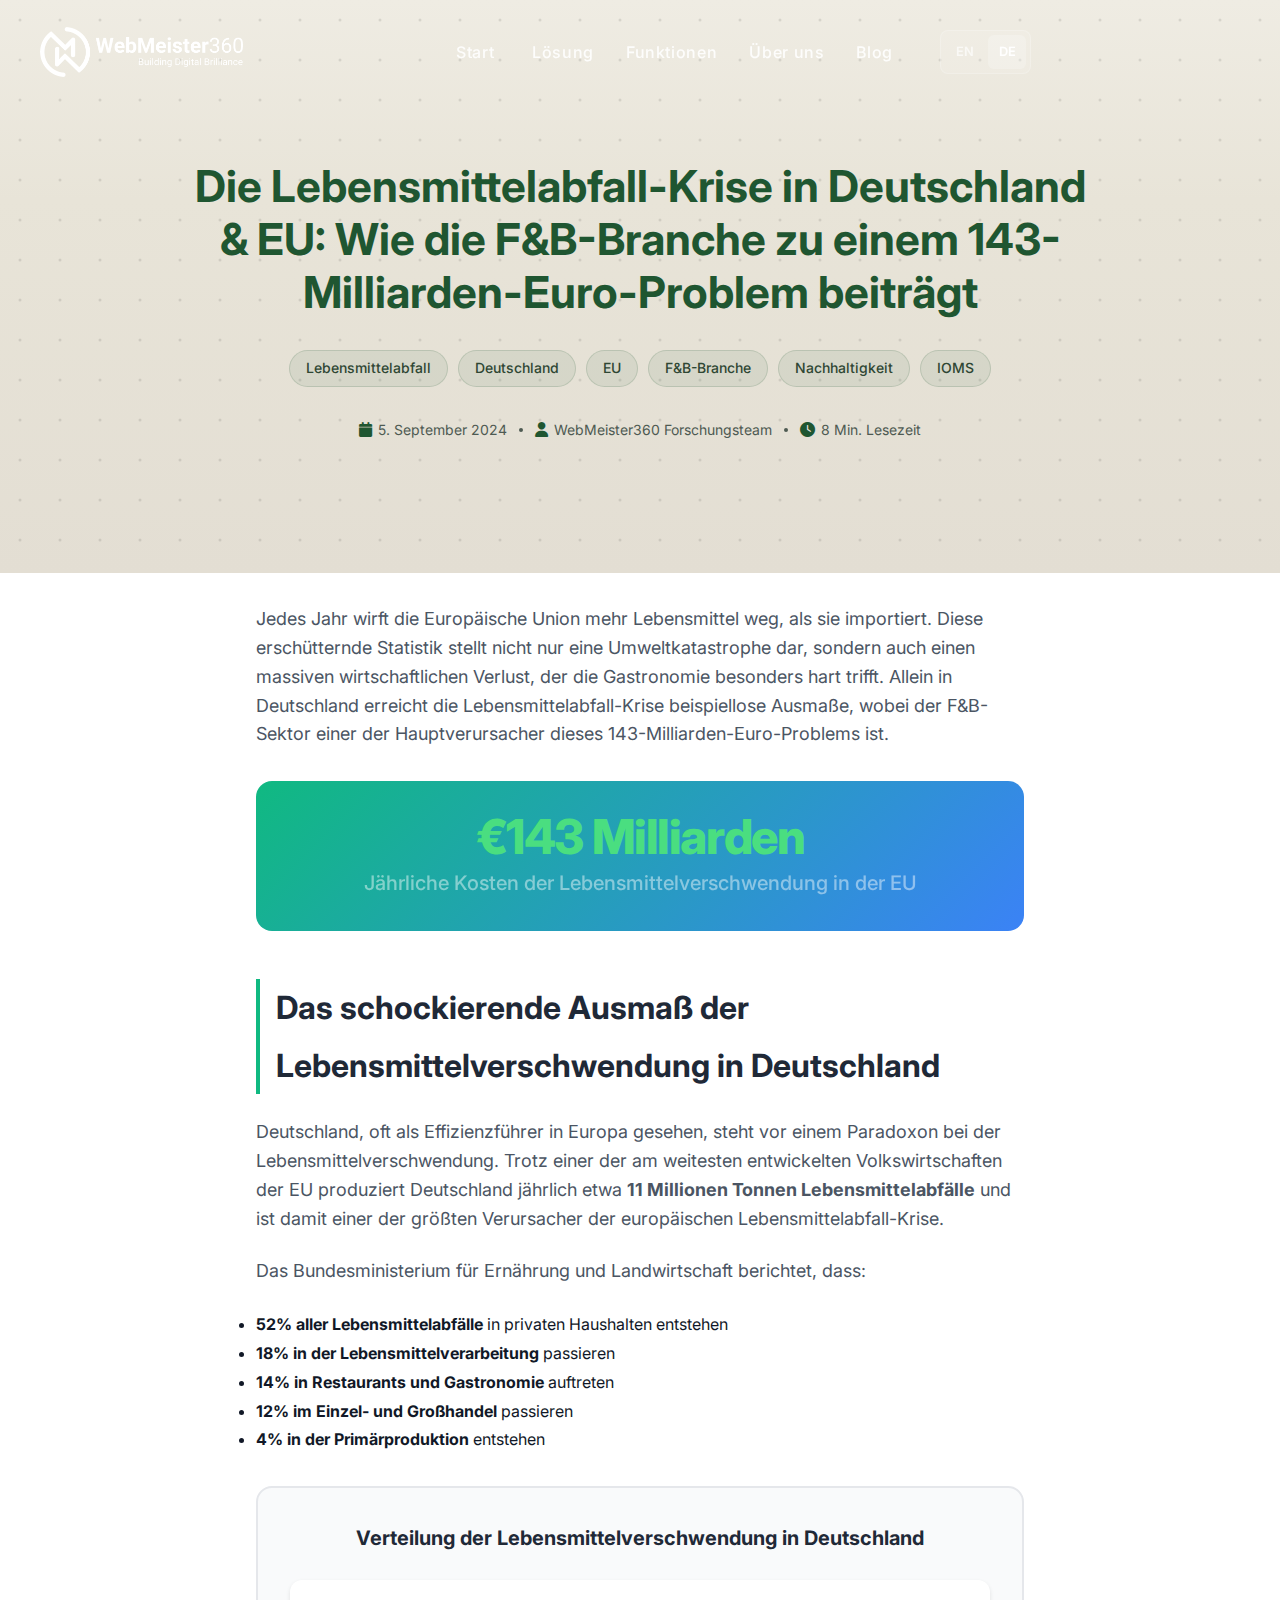
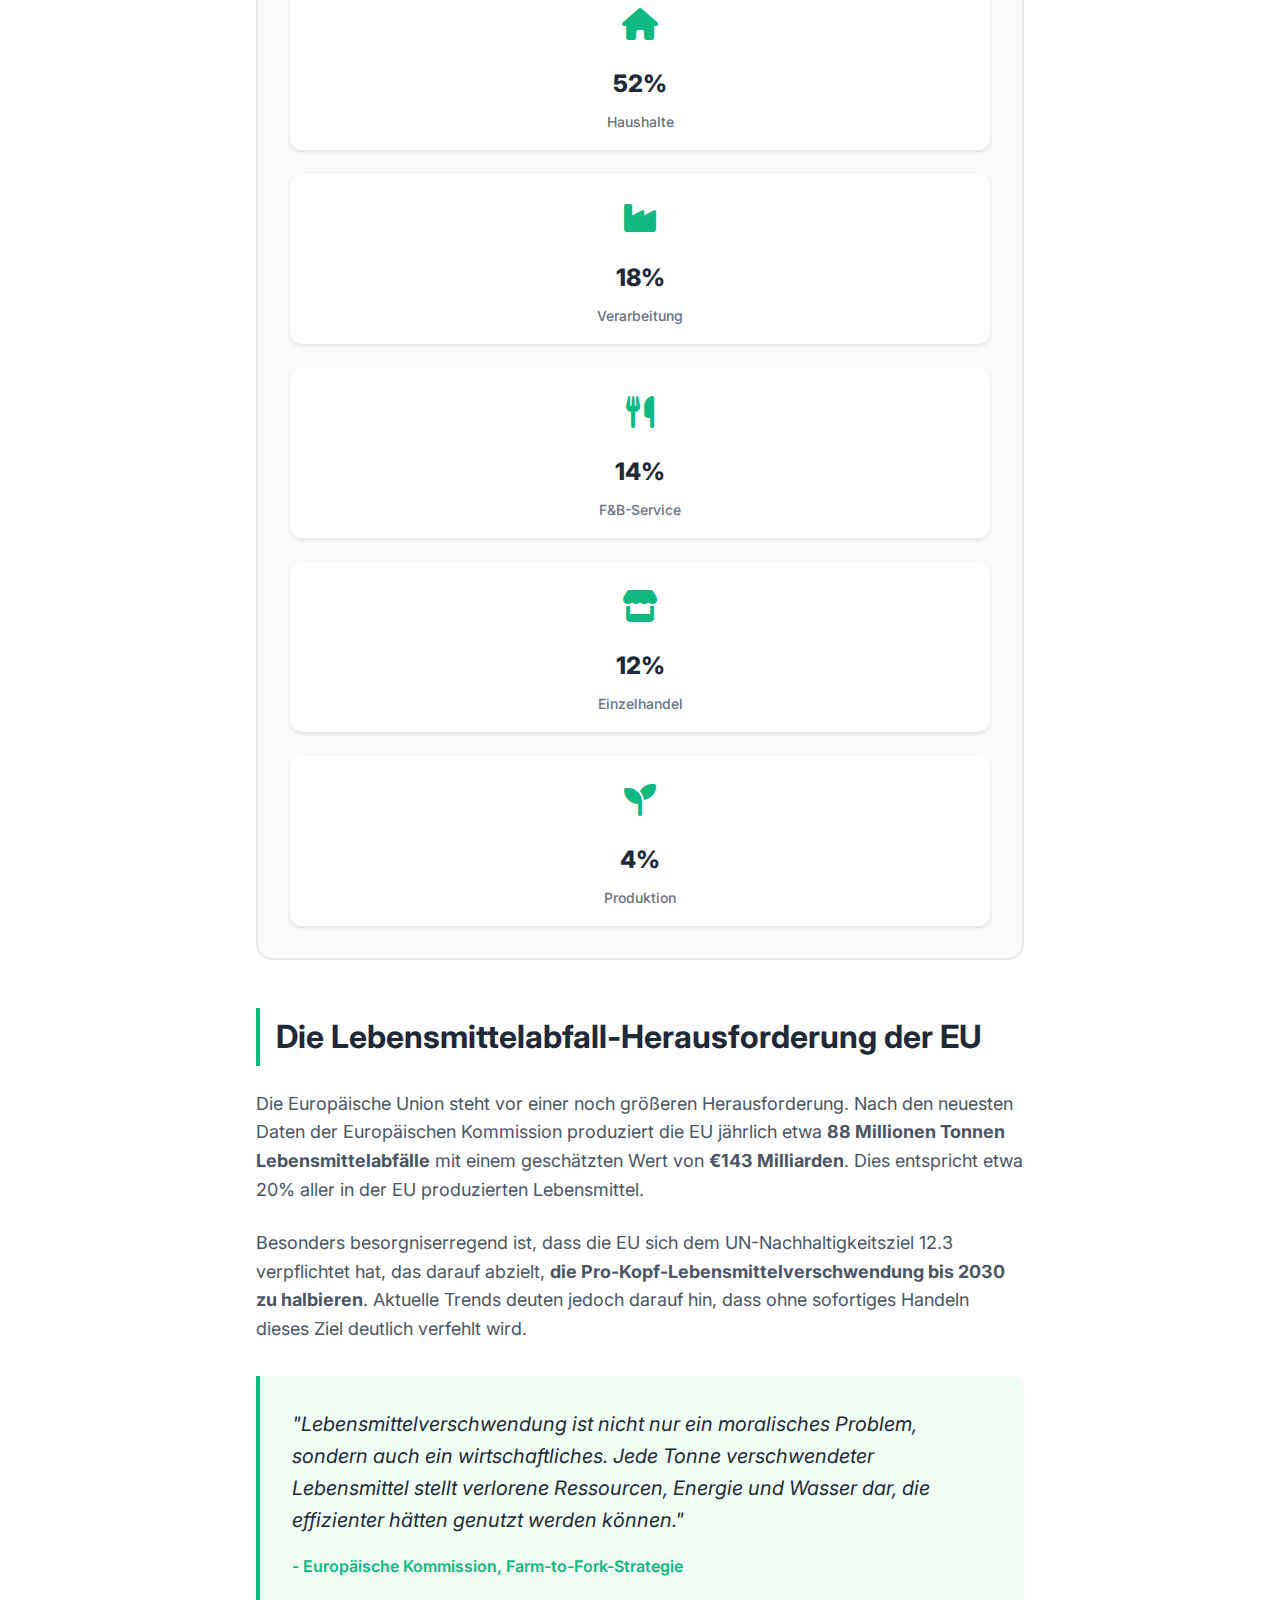
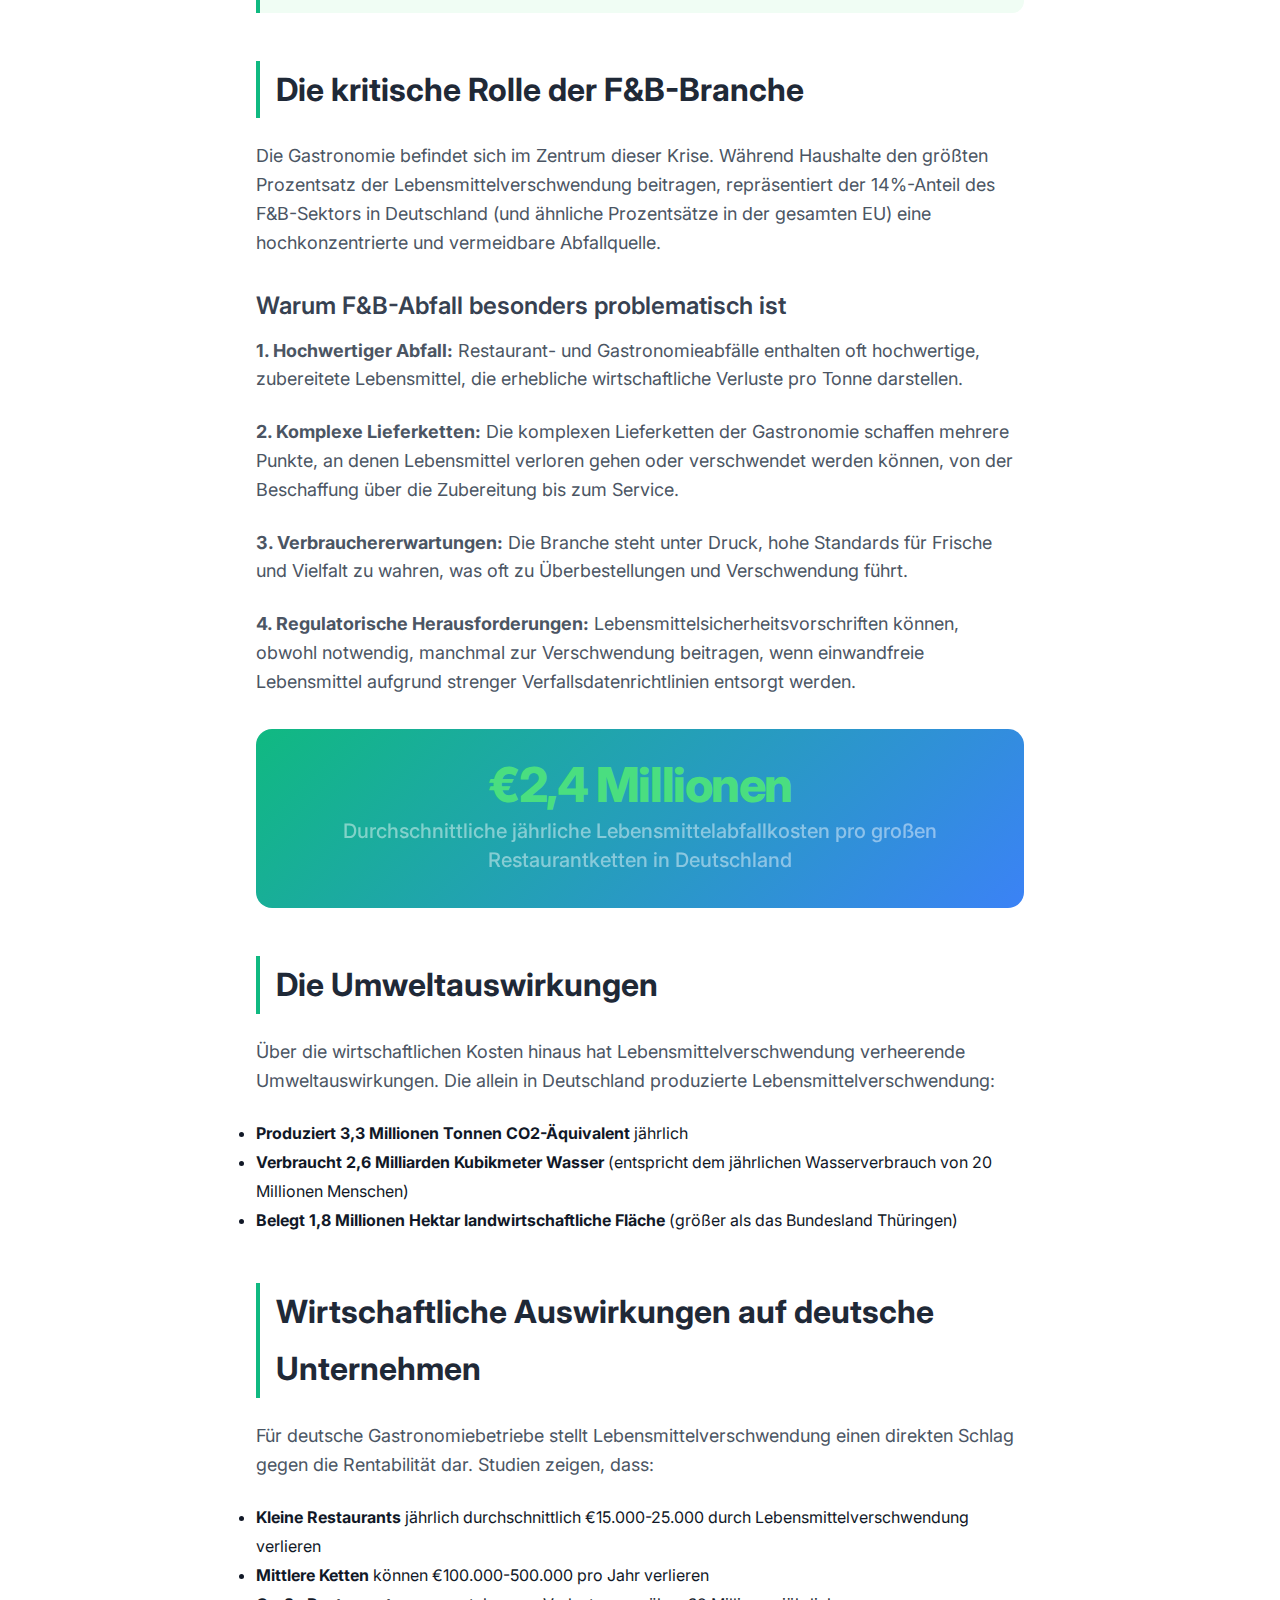
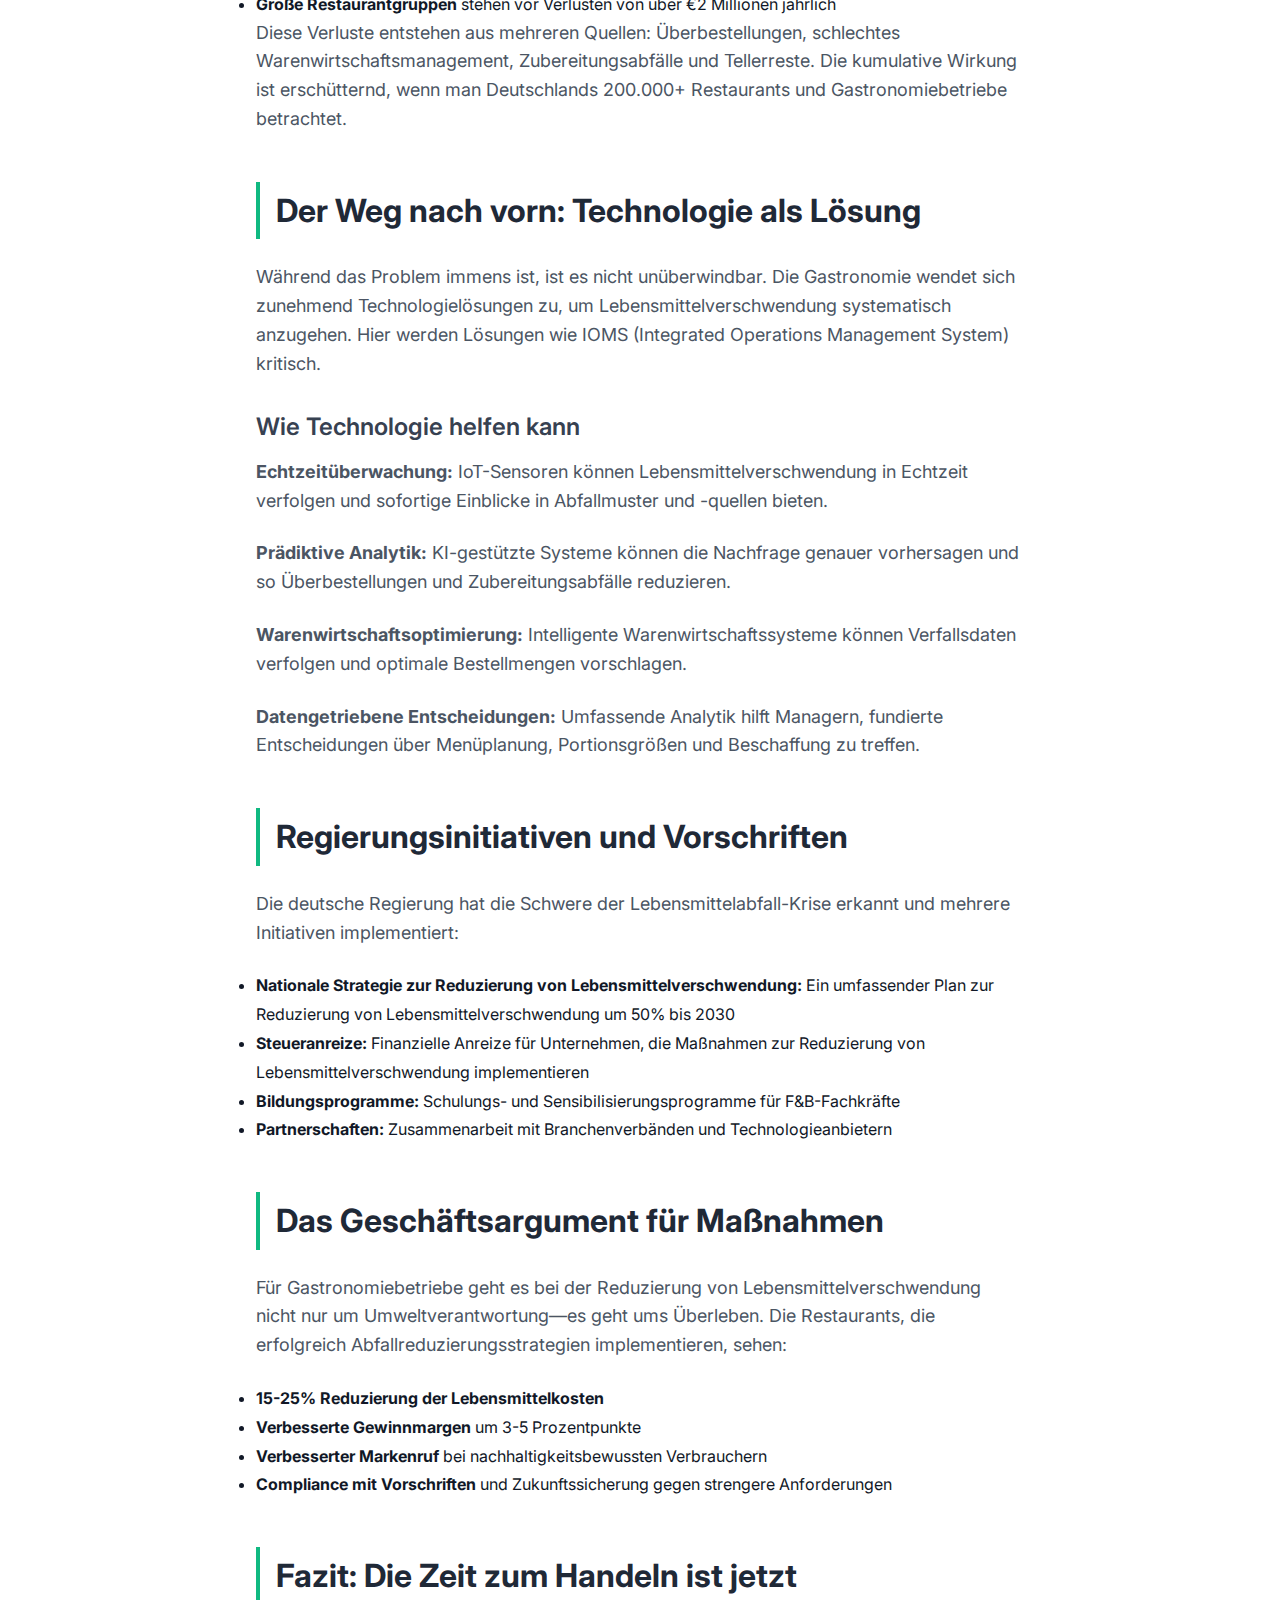
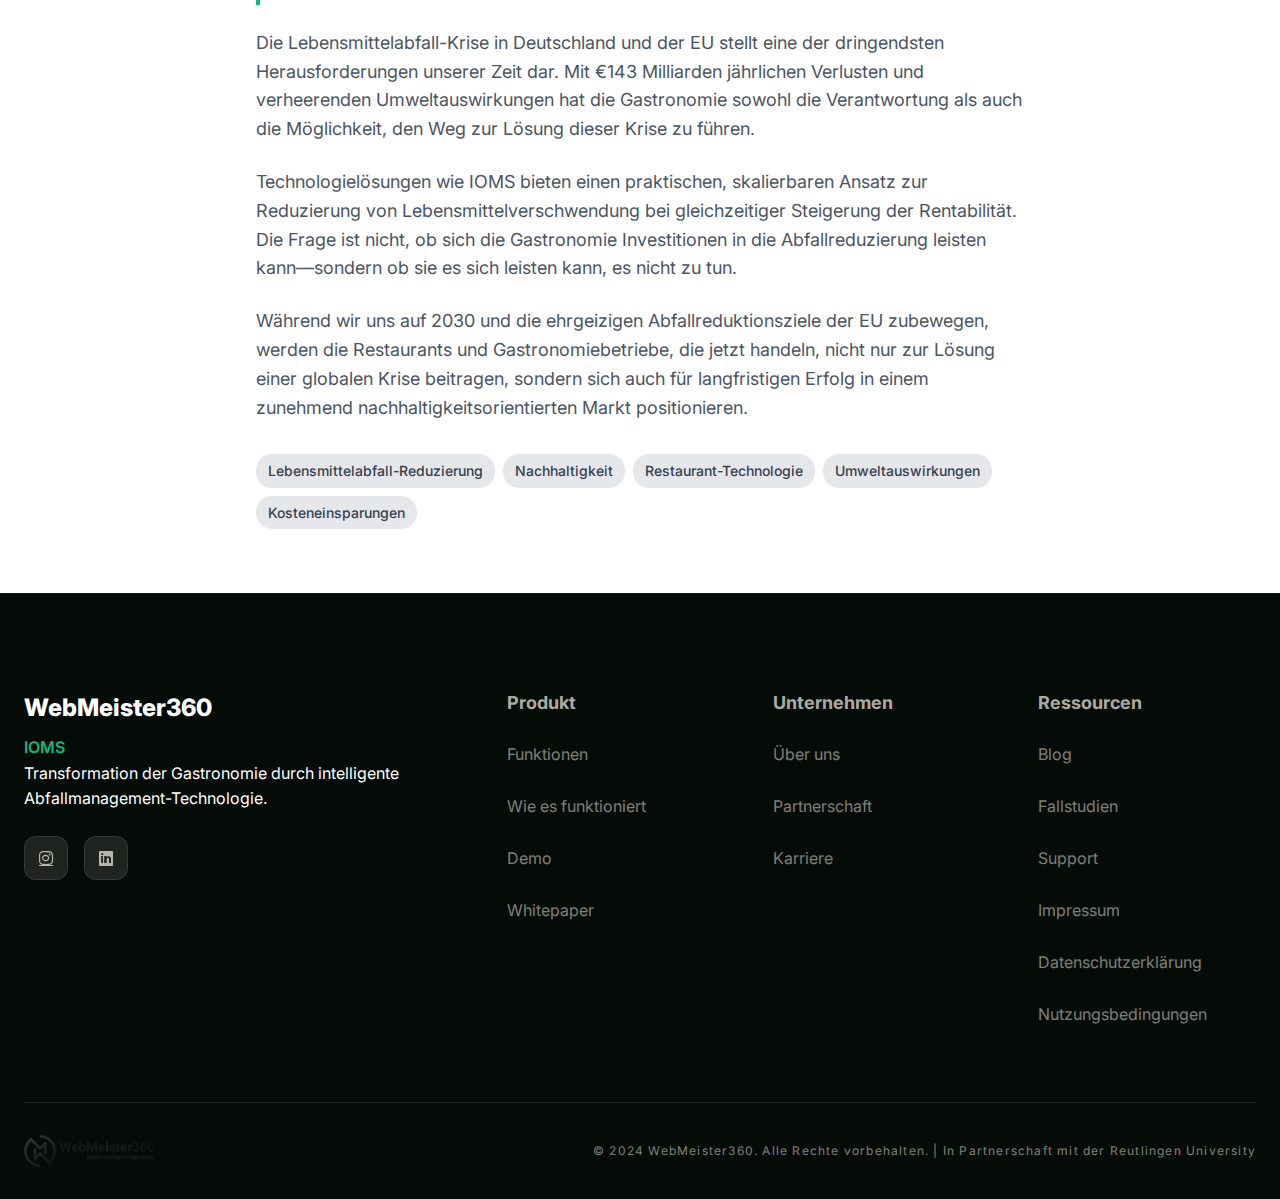
<file: blog-de.html>
<!DOCTYPE html>
<html lang="de">
<head>
    <meta charset="UTF-8">
    <meta name="viewport" content="width=device-width, initial-scale=1.0, maximum-scale=5.0, user-scalable=yes">
    <title>Lebensmittelabfall-Krise in Deutschland & EU: Die kritische Rolle der F&B-Branche | WebMeister360</title>
    <meta name="description" content="Entdecken Sie die schockierende Realität der Lebensmittelverschwendung in Deutschland und der EU. Erfahren Sie, wie die F&B-Branche zu dieser Krise beiträgt und welche Lösungen verfügbar sind.">
    <link rel="stylesheet" href="styles.css">
    <link href="https://fonts.googleapis.com/css2?family=Inter:wght@300;400;500;600;700;800&display=swap" rel="stylesheet">
    <link rel="stylesheet" href="https://cdnjs.cloudflare.com/ajax/libs/font-awesome/6.4.0/css/all.min.css">
    <style>
        /* Blog-specific styles */
        .blog-hero {
            /* Warm neutral gradient background - matches About, Philosophy, and Landing page tones */
            background: linear-gradient(
                180deg,
                #EFECE3 0%,
                #E8E4D8 35%,
                #E3DED3 100%
            );
            color: #1F5631; /* Brand deep green for text */
            padding-top: 160px;
            padding-bottom: 100px;
            text-align: center;
            position: relative;
            overflow: hidden;
        }
        
        /* Subtle grid overlay */
        .blog-hero::after {
            content: '';
            position: absolute;
            top: 0;
            left: 0;
            right: 0;
            bottom: 0;
            background-image: url('data:image/svg+xml,<svg xmlns="http://www.w3.org/2000/svg" viewBox="0 0 40 40"><defs><pattern id="dot-grid" width="40" height="40" patternUnits="userSpaceOnUse"><circle cx="20" cy="20" r="1.5" fill="%23000000"/></pattern></defs><rect width="100" height="100" fill="url(%23dot-grid)"/></svg>');
            background-size: 40px 40px;
            opacity: 0.1; /* 10% opacity */
            pointer-events: none;
            z-index: 1;
        }
        
        .blog-hero .container {
            position: relative;
            z-index: 10; /* Text sits above overlays */
        }
        
        /* Back link styling */
        .blog-hero .back-to-home {
            display: inline-flex;
            align-items: center;
            gap: 6px;
            font-size: 16px;
            color: #4E5A52; /* Soft text color for light background */
            text-decoration: none;
            margin-bottom: 16px;
            transition: color 0.3s ease, transform 0.3s ease;
            position: relative;
            z-index: 10;
        }
        
        .blog-hero .back-to-home:hover {
            color: #1F5631; /* Brand green on hover */
            transform: translateX(-2px);
        }
        
        /* Headline styles */
        .blog-hero h1 {
            max-width: 900px;
            margin: 0 auto 28px;
            font-size: 44px;
            font-weight: 700;
            line-height: 1.2;
            color: #1F5631; /* Brand deep green */
            position: relative;
            z-index: 10;
        }
        
        /* Category tags */
        .blog-hero .tags {
            display: flex;
            flex-wrap: wrap;
            justify-content: center;
            gap: 10px;
            margin-bottom: 32px;
            position: relative;
            z-index: 10;
        }
        
        .blog-hero .tag {
            background: rgba(31, 86, 49, 0.08); /* Light green background */
            color: #2F4734; /* Dark green text */
            border: 1px solid rgba(31, 86, 49, 0.15); /* Subtle green border */
            padding: 6px 16px;
            border-radius: 20px;
            font-size: 14px;
            display: inline-block;
        }
        
        /* Metadata row */
        .blog-meta {
            display: flex;
            justify-content: center;
            align-items: center;
            flex-wrap: wrap;
            gap: 12px;
            margin-bottom: 2rem;
            font-size: 14px;
            color: #4E5A52; /* Soft text color for light background */
            position: relative;
            z-index: 10;
        }
        
        .blog-meta span {
            display: inline-flex;
            align-items: center;
            gap: 6px;
        }
        
        .blog-meta i {
            font-size: 15px;
            color: #1F5631; /* Brand green for icons */
        }
        
        .blog-meta .meta-separator {
            width: 4px;
            height: 4px;
            background: #4E5A52; /* Soft color for separators */
            border-radius: 50%;
            display: inline-block;
        }
        
        .blog-content {
            max-width: 800px;
            margin: 0 auto;
            padding: 4rem 2rem;
            line-height: 1.8;
        }
        
        .blog-content h2 {
            font-size: 2rem;
            font-weight: 700;
            color: #1F2937;
            margin: 3rem 0 1.5rem;
            border-left: 4px solid #10B981;
            padding-left: 1rem;
        }
        
        .blog-content h3 {
            font-size: 1.5rem;
            font-weight: 600;
            color: #374151;
            margin: 2rem 0 1rem;
        }
        
        .blog-content p {
            margin-bottom: 1.5rem;
            color: #4B5563;
            font-size: 1.125rem;
        }
        
        .stat-highlight {
            background: linear-gradient(135deg, #10B981 0%, #3B82F6 100%);
            color: white;
            padding: 2rem;
            border-radius: 1rem;
            margin: 2rem 0;
            text-align: center;
        }
        
        .stat-highlight .stat-number {
            font-size: 3rem;
            font-weight: 800;
            display: block;
            margin-bottom: 0.5rem;
        }
        
        .stat-highlight .stat-label {
            font-size: 1.25rem;
            opacity: 0.9;
        }
        
        .infographic {
            background: #F9FAFB;
            border: 2px solid #E5E7EB;
            border-radius: 1rem;
            padding: 2rem;
            margin: 2rem 0;
        }
        
        .infographic h4 {
            color: #1F2937;
            font-size: 1.25rem;
            font-weight: 700;
            margin-bottom: 1rem;
            text-align: center;
        }
        
        .infographic-grid {
            display: grid;
            grid-template-columns: repeat(auto-fit, minmax(200px, 1fr));
            gap: 1.5rem;
            margin-top: 1.5rem;
        }
        
        .infographic-item {
            text-align: center;
            padding: 1rem;
            background: white;
            border-radius: 0.75rem;
            box-shadow: 0 2px 4px rgba(0,0,0,0.1);
        }
        
        .infographic-item .icon {
            font-size: 2rem;
            color: #10B981;
            margin-bottom: 0.5rem;
        }
        
        .infographic-item .value {
            font-size: 1.5rem;
            font-weight: 800;
            color: #1F2937;
            margin-bottom: 0.25rem;
        }
        
        .infographic-item .label {
            font-size: 0.875rem;
            color: #6B7280;
            font-weight: 500;
        }
        
        .quote-box {
            border-left: 4px solid #10B981;
            background: #F0FDF4;
            padding: 2rem;
            margin: 2rem 0;
            border-radius: 0 0.75rem 0.75rem 0;
        }
        
        .quote-box p {
            font-style: italic;
            font-size: 1.25rem;
            color: #1F2937;
            margin: 0;
        }
        
        .quote-box .author {
            margin-top: 1rem;
            font-weight: 600;
            color: #10B981;
        }
        
        .cta-section {
            background: linear-gradient(135deg, #10B981 0%, #3B82F6 100%);
            color: white;
            padding: 3rem;
            border-radius: 1rem;
            text-align: center;
            margin: 3rem 0;
        }
        
        .cta-section h3 {
            color: white;
            font-size: 1.75rem;
            margin-bottom: 1rem;
        }
        
        .cta-section p {
            color: rgba(255,255,255,0.9);
            margin-bottom: 2rem;
        }
        
        .back-to-home {
            display: inline-flex;
            align-items: center;
            gap: 0.5rem;
            color: #10B981;
            text-decoration: none;
            font-weight: 600;
            margin-bottom: 2rem;
            transition: color 0.3s ease;
        }
        
        .back-to-home:hover {
            color: #059669;
        }
        
        .tags {
            display: flex;
            flex-wrap: wrap;
            gap: 0.5rem;
            margin: 2rem 0;
        }
        
        .tag {
            background: #E5E7EB;
            color: #374151;
            padding: 0.25rem 0.75rem;
            border-radius: 1rem;
            font-size: 0.875rem;
            font-weight: 500;
        }
        
        @media (max-width: 768px) {
            .blog-hero {
                padding-top: 120px; /* Reduced padding-top on mobile */
                padding-bottom: 80px;
            }
            
            .blog-hero h1 {
                font-size: 30px; /* Reduced headline size to 30px on mobile */
            }
            
            .blog-meta {
                flex-direction: column;
                gap: 4px; /* 4px spacing between stacked elements */
            }
            
            .blog-meta .meta-separator {
                display: none; /* Hide separators on mobile */
            }
            
            .tags {
                gap: 8px; /* Slightly reduce gap on mobile */
            }
                gap: 0.5rem;
            }
            
            .blog-content {
                padding: 2rem 1rem;
            }
            
            .infographic-grid {
                grid-template-columns: 1fr;
            }
        }
    </style>
</head>
<body>
    <!-- Navigation -->
    <nav class="navbar" id="navbar">
        <div class="nav-container">
            <div class="nav-logo">
                <img src="public/logo_web.webp" alt="WebMeister360 IOMS" class="logo-image">
            </div>
            <div class="nav-menu" id="nav-menu">
                <a href="index-de.html" class="nav-link">Start</a>
                <a href="index-de.html#solution" class="nav-link">Lösung</a>
                <a href="index-de.html#features" class="nav-link">Funktionen</a>
                <a href="about-de.html" class="nav-link">Über uns</a>
                <a href="blog-de.html" class="nav-link active">Blog</a>
                <div class="language-switcher">
                    <a href="blog.html" class="lang-link">EN</a>
                    <a href="blog-de.html" class="lang-link active">DE</a>
                </div>
                <a href="waitlist-de.html" target="_blank" class="cta-button nav-cta" style="text-decoration: none; display: inline-flex; align-items: center;">Warteliste beitreten</a>
            </div>
            <div class="hamburger" id="hamburger">
                <span class="bar"></span>
                <span class="bar"></span>
                <span class="bar"></span>
            </div>
        </div>
    </nav>

    <!-- Blog Hero -->
    <section class="blog-hero">
        <div class="container">
            <h1>Die Lebensmittelabfall-Krise in Deutschland & EU: Wie die F&B-Branche zu einem 143-Milliarden-Euro-Problem beiträgt</h1>
            <div class="tags">
                <span class="tag">Lebensmittelabfall</span>
                <span class="tag">Deutschland</span>
                <span class="tag">EU</span>
                <span class="tag">F&B-Branche</span>
                <span class="tag">Nachhaltigkeit</span>
                <span class="tag">IOMS</span>
            </div>
            <div class="blog-meta">
                <span><i class="fas fa-calendar"></i> 5. September 2024</span>
                <span class="meta-separator"></span>
                <span><i class="fas fa-user"></i> WebMeister360 Forschungsteam</span>
                <span class="meta-separator"></span>
                <span><i class="fas fa-clock"></i> 8 Min. Lesezeit</span>
            </div>
        </div>
    </section>

    <!-- Blog Content -->
    <article class="blog-content">
        <p>Jedes Jahr wirft die Europäische Union mehr Lebensmittel weg, als sie importiert. Diese erschütternde Statistik stellt nicht nur eine Umweltkatastrophe dar, sondern auch einen massiven wirtschaftlichen Verlust, der die Gastronomie besonders hart trifft. Allein in Deutschland erreicht die Lebensmittelabfall-Krise beispiellose Ausmaße, wobei der F&B-Sektor einer der Hauptverursacher dieses 143-Milliarden-Euro-Problems ist.</p>

        <div class="stat-highlight">
            <span class="stat-number">€143 Milliarden</span>
            <span class="stat-label">Jährliche Kosten der Lebensmittelverschwendung in der EU</span>
        </div>

        <h2>Das schockierende Ausmaß der Lebensmittelverschwendung in Deutschland</h2>
        
        <p>Deutschland, oft als Effizienzführer in Europa gesehen, steht vor einem Paradoxon bei der Lebensmittelverschwendung. Trotz einer der am weitesten entwickelten Volkswirtschaften der EU produziert Deutschland jährlich etwa <strong>11 Millionen Tonnen Lebensmittelabfälle</strong> und ist damit einer der größten Verursacher der europäischen Lebensmittelabfall-Krise.</p>

        <p>Das Bundesministerium für Ernährung und Landwirtschaft berichtet, dass:</p>
        <ul>
            <li><strong>52% aller Lebensmittelabfälle</strong> in privaten Haushalten entstehen</li>
            <li><strong>18% in der Lebensmittelverarbeitung</strong> passieren</li>
            <li><strong>14% in Restaurants und Gastronomie</strong> auftreten</li>
            <li><strong>12% im Einzel- und Großhandel</strong> passieren</li>
            <li><strong>4% in der Primärproduktion</strong> entstehen</li>
        </ul>

        <div class="infographic">
            <h4>Verteilung der Lebensmittelverschwendung in Deutschland</h4>
            <div class="infographic-grid">
                <div class="infographic-item">
                    <div class="icon"><i class="fas fa-home"></i></div>
                    <div class="value">52%</div>
                    <div class="label">Haushalte</div>
                </div>
                <div class="infographic-item">
                    <div class="icon"><i class="fas fa-industry"></i></div>
                    <div class="value">18%</div>
                    <div class="label">Verarbeitung</div>
                </div>
                <div class="infographic-item">
                    <div class="icon"><i class="fas fa-utensils"></i></div>
                    <div class="value">14%</div>
                    <div class="label">F&B-Service</div>
                </div>
                <div class="infographic-item">
                    <div class="icon"><i class="fas fa-store"></i></div>
                    <div class="value">12%</div>
                    <div class="label">Einzelhandel</div>
                </div>
                <div class="infographic-item">
                    <div class="icon"><i class="fas fa-seedling"></i></div>
                    <div class="value">4%</div>
                    <div class="label">Produktion</div>
                </div>
            </div>
        </div>

        <h2>Die Lebensmittelabfall-Herausforderung der EU</h2>

        <p>Die Europäische Union steht vor einer noch größeren Herausforderung. Nach den neuesten Daten der Europäischen Kommission produziert die EU jährlich etwa <strong>88 Millionen Tonnen Lebensmittelabfälle</strong> mit einem geschätzten Wert von <strong>€143 Milliarden</strong>. Dies entspricht etwa 20% aller in der EU produzierten Lebensmittel.</p>

        <p>Besonders besorgniserregend ist, dass die EU sich dem UN-Nachhaltigkeitsziel 12.3 verpflichtet hat, das darauf abzielt, <strong>die Pro-Kopf-Lebensmittelverschwendung bis 2030 zu halbieren</strong>. Aktuelle Trends deuten jedoch darauf hin, dass ohne sofortiges Handeln dieses Ziel deutlich verfehlt wird.</p>

        <div class="quote-box">
            <p>"Lebensmittelverschwendung ist nicht nur ein moralisches Problem, sondern auch ein wirtschaftliches. Jede Tonne verschwendeter Lebensmittel stellt verlorene Ressourcen, Energie und Wasser dar, die effizienter hätten genutzt werden können."</p>
            <div class="author">- Europäische Kommission, Farm-to-Fork-Strategie</div>
        </div>

        <h2>Die kritische Rolle der F&B-Branche</h2>

        <p>Die Gastronomie befindet sich im Zentrum dieser Krise. Während Haushalte den größten Prozentsatz der Lebensmittelverschwendung beitragen, repräsentiert der 14%-Anteil des F&B-Sektors in Deutschland (und ähnliche Prozentsätze in der gesamten EU) eine hochkonzentrierte und vermeidbare Abfallquelle.</p>

        <h3>Warum F&B-Abfall besonders problematisch ist</h3>

        <p><strong>1. Hochwertiger Abfall:</strong> Restaurant- und Gastronomieabfälle enthalten oft hochwertige, zubereitete Lebensmittel, die erhebliche wirtschaftliche Verluste pro Tonne darstellen.</p>

        <p><strong>2. Komplexe Lieferketten:</strong> Die komplexen Lieferketten der Gastronomie schaffen mehrere Punkte, an denen Lebensmittel verloren gehen oder verschwendet werden können, von der Beschaffung über die Zubereitung bis zum Service.</p>

        <p><strong>3. Verbrauchererwartungen:</strong> Die Branche steht unter Druck, hohe Standards für Frische und Vielfalt zu wahren, was oft zu Überbestellungen und Verschwendung führt.</p>

        <p><strong>4. Regulatorische Herausforderungen:</strong> Lebensmittelsicherheitsvorschriften können, obwohl notwendig, manchmal zur Verschwendung beitragen, wenn einwandfreie Lebensmittel aufgrund strenger Verfallsdatenrichtlinien entsorgt werden.</p>

        <div class="stat-highlight">
            <span class="stat-number">€2,4 Millionen</span>
            <span class="stat-label">Durchschnittliche jährliche Lebensmittelabfallkosten pro großen Restaurantketten in Deutschland</span>
        </div>

        <h2>Die Umweltauswirkungen</h2>

        <p>Über die wirtschaftlichen Kosten hinaus hat Lebensmittelverschwendung verheerende Umweltauswirkungen. Die allein in Deutschland produzierte Lebensmittelverschwendung:</p>

        <ul>
            <li><strong>Produziert 3,3 Millionen Tonnen CO2-Äquivalent</strong> jährlich</li>
            <li><strong>Verbraucht 2,6 Milliarden Kubikmeter Wasser</strong> (entspricht dem jährlichen Wasserverbrauch von 20 Millionen Menschen)</li>
            <li><strong>Belegt 1,8 Millionen Hektar landwirtschaftliche Fläche</strong> (größer als das Bundesland Thüringen)</li>
        </ul>

        <h2>Wirtschaftliche Auswirkungen auf deutsche Unternehmen</h2>

        <p>Für deutsche Gastronomiebetriebe stellt Lebensmittelverschwendung einen direkten Schlag gegen die Rentabilität dar. Studien zeigen, dass:</p>

        <ul>
            <li><strong>Kleine Restaurants</strong> jährlich durchschnittlich €15.000-25.000 durch Lebensmittelverschwendung verlieren</li>
            <li><strong>Mittlere Ketten</strong> können €100.000-500.000 pro Jahr verlieren</li>
            <li><strong>Große Restaurantgruppen</strong> stehen vor Verlusten von über €2 Millionen jährlich</li>
        </ul>

        <p>Diese Verluste entstehen aus mehreren Quellen: Überbestellungen, schlechtes Warenwirtschaftsmanagement, Zubereitungsabfälle und Tellerreste. Die kumulative Wirkung ist erschütternd, wenn man Deutschlands 200.000+ Restaurants und Gastronomiebetriebe betrachtet.</p>

        <h2>Der Weg nach vorn: Technologie als Lösung</h2>

        <p>Während das Problem immens ist, ist es nicht unüberwindbar. Die Gastronomie wendet sich zunehmend Technologielösungen zu, um Lebensmittelverschwendung systematisch anzugehen. Hier werden Lösungen wie IOMS (Integrated Operations Management System) kritisch.</p>

        <h3>Wie Technologie helfen kann</h3>

        <p><strong>Echtzeitüberwachung:</strong> IoT-Sensoren können Lebensmittelverschwendung in Echtzeit verfolgen und sofortige Einblicke in Abfallmuster und -quellen bieten.</p>

        <p><strong>Prädiktive Analytik:</strong> KI-gestützte Systeme können die Nachfrage genauer vorhersagen und so Überbestellungen und Zubereitungsabfälle reduzieren.</p>

        <p><strong>Warenwirtschaftsoptimierung:</strong> Intelligente Warenwirtschaftssysteme können Verfallsdaten verfolgen und optimale Bestellmengen vorschlagen.</p>

        <p><strong>Datengetriebene Entscheidungen:</strong> Umfassende Analytik hilft Managern, fundierte Entscheidungen über Menüplanung, Portionsgrößen und Beschaffung zu treffen.</p>

        <h2>Regierungsinitiativen und Vorschriften</h2>

        <p>Die deutsche Regierung hat die Schwere der Lebensmittelabfall-Krise erkannt und mehrere Initiativen implementiert:</p>

        <ul>
            <li><strong>Nationale Strategie zur Reduzierung von Lebensmittelverschwendung:</strong> Ein umfassender Plan zur Reduzierung von Lebensmittelverschwendung um 50% bis 2030</li>
            <li><strong>Steueranreize:</strong> Finanzielle Anreize für Unternehmen, die Maßnahmen zur Reduzierung von Lebensmittelverschwendung implementieren</li>
            <li><strong>Bildungsprogramme:</strong> Schulungs- und Sensibilisierungsprogramme für F&B-Fachkräfte</li>
            <li><strong>Partnerschaften:</strong> Zusammenarbeit mit Branchenverbänden und Technologieanbietern</li>
        </ul>

        <h2>Das Geschäftsargument für Maßnahmen</h2>

        <p>Für Gastronomiebetriebe geht es bei der Reduzierung von Lebensmittelverschwendung nicht nur um Umweltverantwortung—es geht ums Überleben. Die Restaurants, die erfolgreich Abfallreduzierungsstrategien implementieren, sehen:</p>

        <ul>
            <li><strong>15-25% Reduzierung der Lebensmittelkosten</strong></li>
            <li><strong>Verbesserte Gewinnmargen</strong> um 3-5 Prozentpunkte</li>
            <li><strong>Verbesserter Markenruf</strong> bei nachhaltigkeitsbewussten Verbrauchern</li>
            <li><strong>Compliance mit Vorschriften</strong> und Zukunftssicherung gegen strengere Anforderungen</li>
        </ul>

        <h2>Fazit: Die Zeit zum Handeln ist jetzt</h2>

        <p>Die Lebensmittelabfall-Krise in Deutschland und der EU stellt eine der dringendsten Herausforderungen unserer Zeit dar. Mit €143 Milliarden jährlichen Verlusten und verheerenden Umweltauswirkungen hat die Gastronomie sowohl die Verantwortung als auch die Möglichkeit, den Weg zur Lösung dieser Krise zu führen.</p>

        <p>Technologielösungen wie IOMS bieten einen praktischen, skalierbaren Ansatz zur Reduzierung von Lebensmittelverschwendung bei gleichzeitiger Steigerung der Rentabilität. Die Frage ist nicht, ob sich die Gastronomie Investitionen in die Abfallreduzierung leisten kann—sondern ob sie es sich leisten kann, es nicht zu tun.</p>

        <p>Während wir uns auf 2030 und die ehrgeizigen Abfallreduktionsziele der EU zubewegen, werden die Restaurants und Gastronomiebetriebe, die jetzt handeln, nicht nur zur Lösung einer globalen Krise beitragen, sondern sich auch für langfristigen Erfolg in einem zunehmend nachhaltigkeitsorientierten Markt positionieren.</p>

        <div class="tags">
            <span class="tag">Lebensmittelabfall-Reduzierung</span>
            <span class="tag">Nachhaltigkeit</span>
            <span class="tag">Restaurant-Technologie</span>
            <span class="tag">Umweltauswirkungen</span>
            <span class="tag">Kosteneinsparungen</span>
        </div>
    </article>

    <!-- Footer -->
    <footer class="footer">
        <div class="container">
            <div class="footer-content">
                <div class="footer-section">
                    <div class="footer-logo">
                        <h3>WebMeister360</h3>
                        <span>IOMS</span>
                    </div>
                    <p>Transformation der Gastronomie durch intelligente Abfallmanagement-Technologie.</p>
                    <div class="social-links">
                        <a href="https://www.instagram.com/webmeister360" target="_blank" rel="noopener noreferrer"><i class="fab fa-instagram"></i></a>
                        <a href="https://www.linkedin.com/company/105503927/" target="_blank" rel="noopener noreferrer"><i class="fab fa-linkedin"></i></a>
                    </div>
                </div>
                <div class="footer-section">
                    <h4>Produkt</h4>
                    <ul>
                        <li><a href="index-de.html#features">Funktionen</a></li>
                        <li><a href="index-de.html#solution">Wie es funktioniert</a></li>
                        <li><a href="#" onclick="openForm('demo')">Demo</a></li>
                        <li><a href="#" onclick="openForm('whitepaper')">Whitepaper</a></li>
                    </ul>
                </div>
                <div class="footer-section">
                    <h4>Unternehmen</h4>
                    <ul>
                        <li><a href="about-de.html">Über uns</a></li>
                        <li><a href="#">Partnerschaft</a></li>
                        <li><a href="#">Karriere</a></li>
                    </ul>
                </div>
                <div class="footer-section">
                    <h4>Ressourcen</h4>
                    <ul>
                        <li><a href="blog-de.html">Blog</a></li>
                        <li><a href="#">Fallstudien</a></li>
                        <li><a href="#">Support</a></li>
                        <li><a href="impressum-de.html">Impressum</a></li>
                        <li><a href="privacy-policy-de.html">Datenschutzerklärung</a></li>
                        <li><a href="terms-of-use-de.html">Nutzungsbedingungen</a></li>
                    </ul>
                </div>
            </div>
            <div class="footer-bottom">
                <div class="footer-logo-muted">
                    <img src="public/logo_web.webp" alt="WebMeister360" class="footer-logo-image">
                </div>
                <div class="footer-legal">
                    <p>&copy; 2024 WebMeister360. Alle Rechte vorbehalten. | In Partnerschaft mit der Reutlingen University</p>
                </div>
            </div>
        </div>
    </footer>

    <!-- Forms Modal -->
    <div id="form-modal" class="modal">
        <div class="modal-content">
            <span class="close" onclick="closeForm()">&times;</span>
            <div id="form-container">
                <!-- Forms will be dynamically loaded here -->
            </div>
        </div>
    </div>

    <script src="script.js"></script>
</body>
</html>
</file>
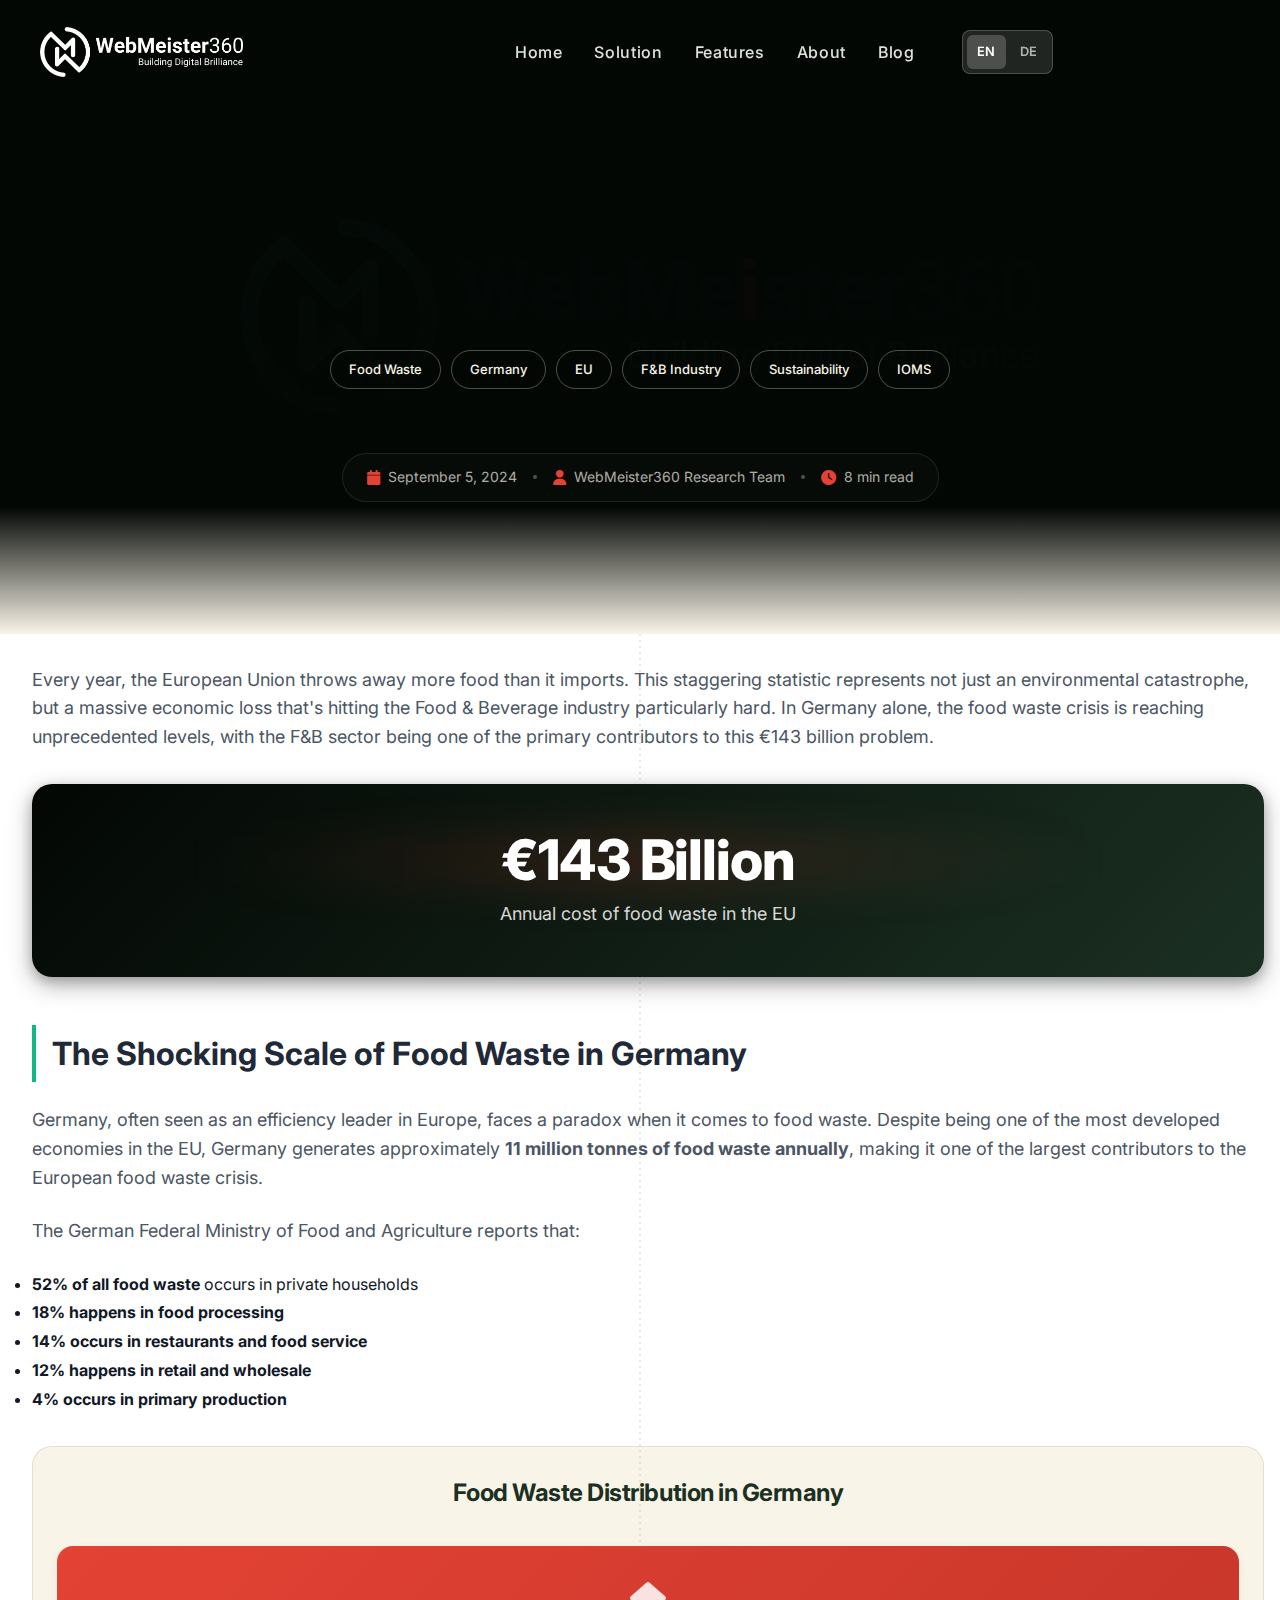
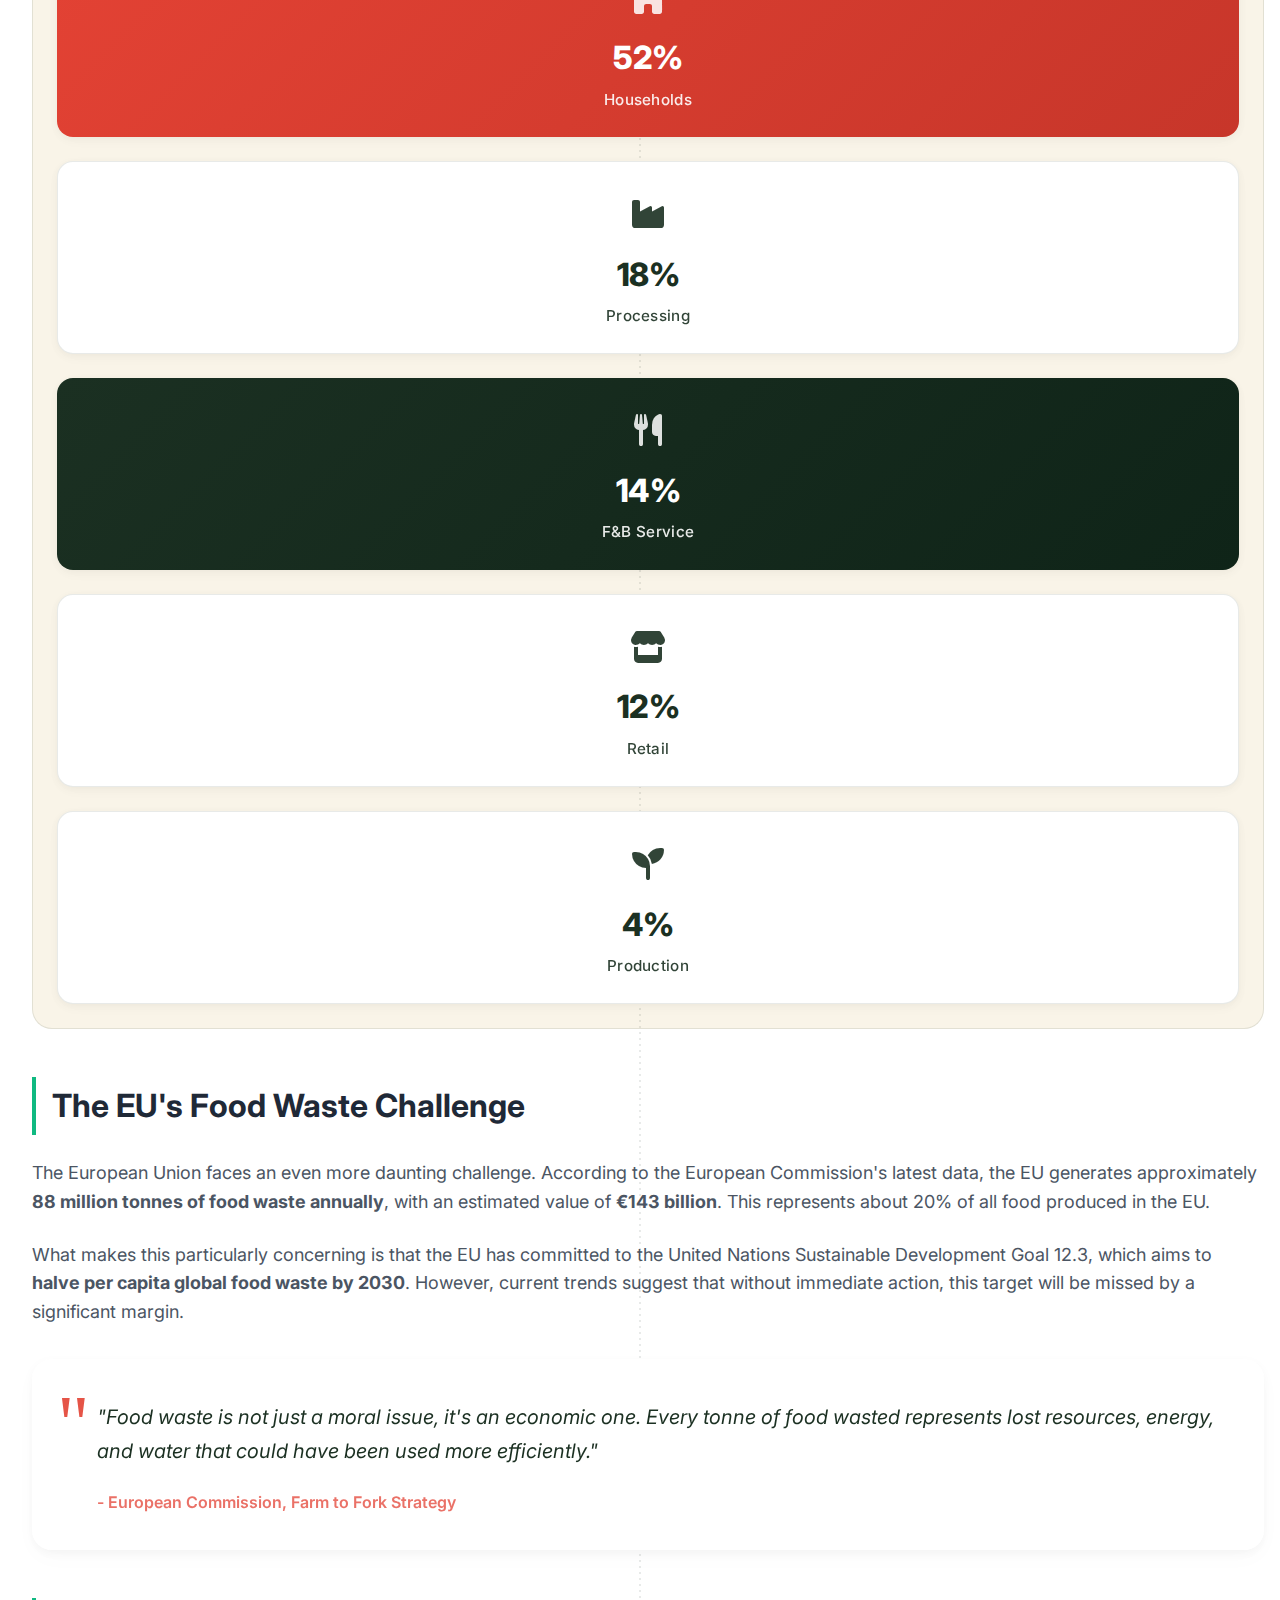
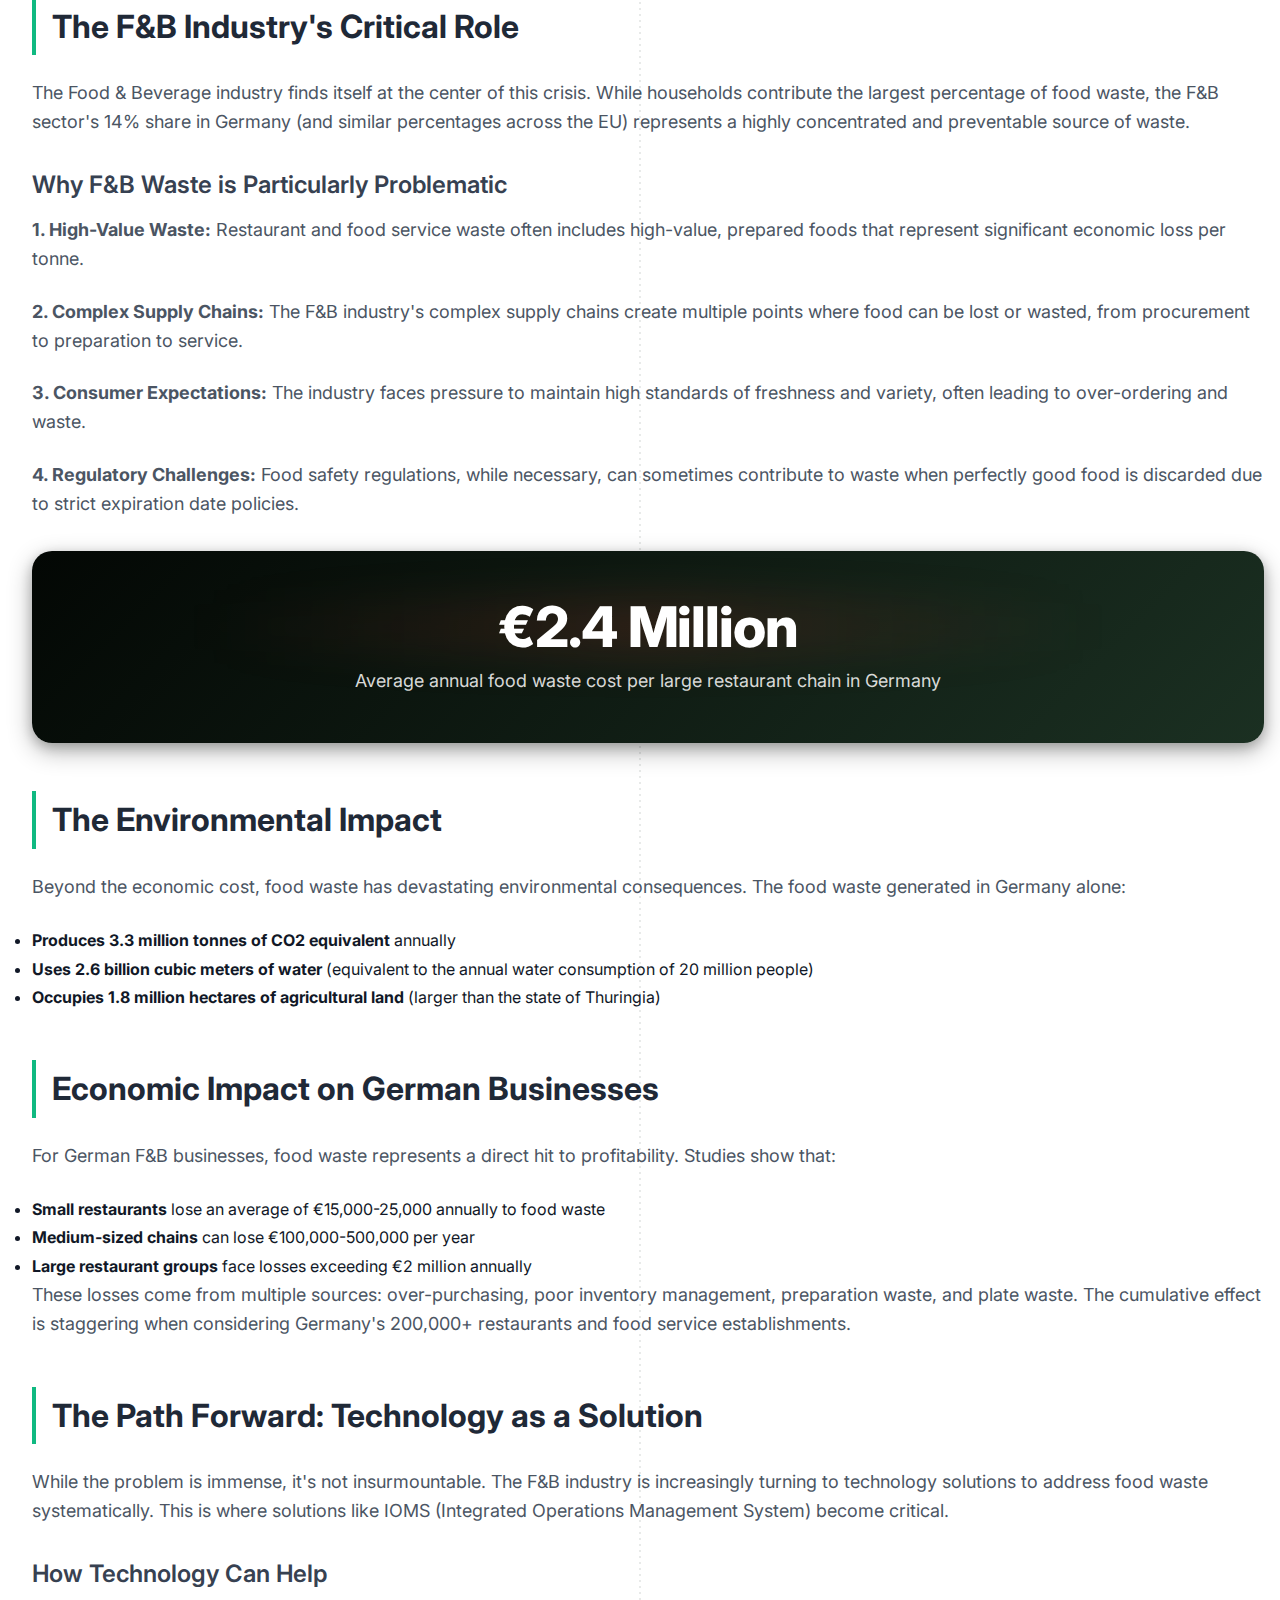
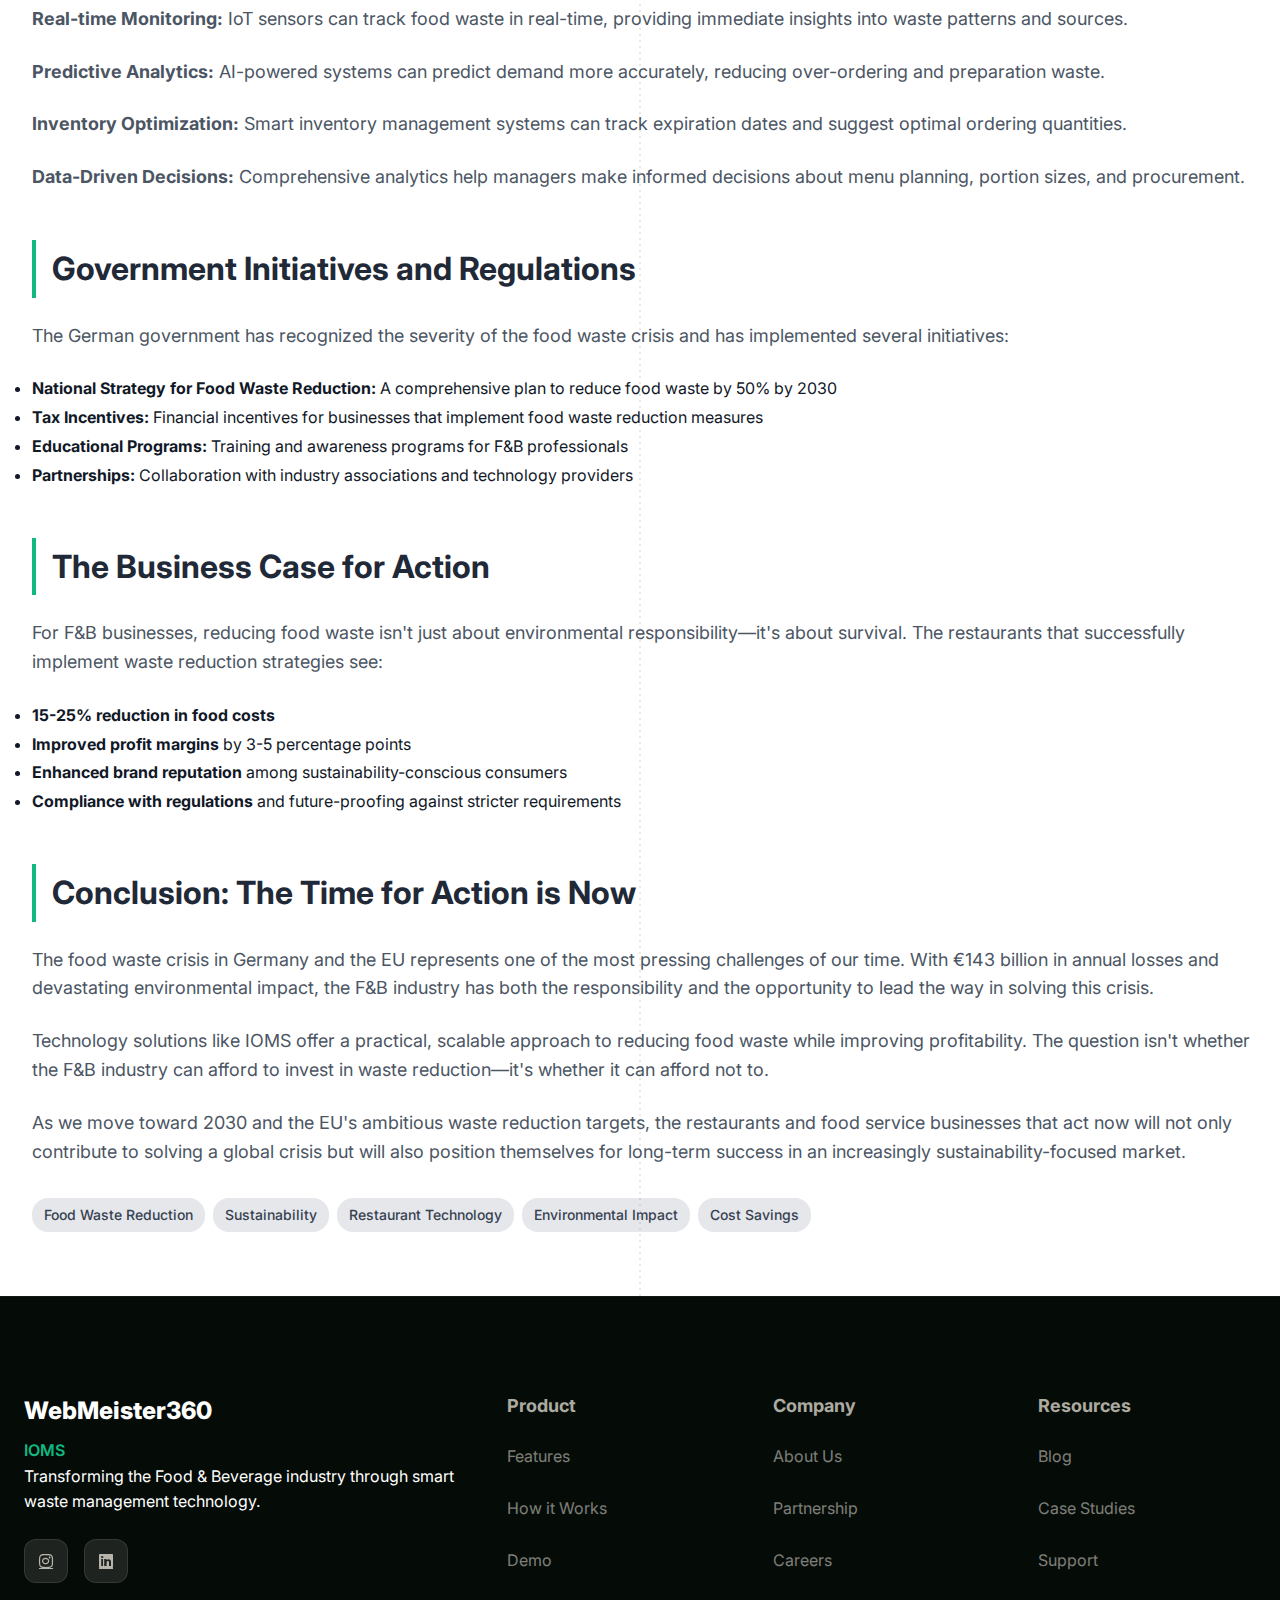
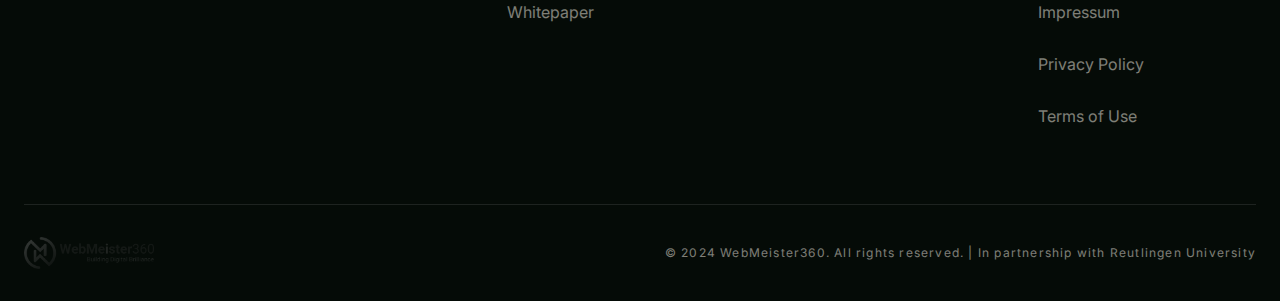
<file: blog.html>
<!DOCTYPE html>
<html lang="en">
<head>
    <meta charset="UTF-8">
    <meta name="viewport" content="width=device-width, initial-scale=1.0, maximum-scale=5.0, user-scalable=yes">
    <title>Food Waste Crisis in Germany & EU: The F&B Industry's Critical Role | WebMeister360</title>
    <meta name="description" content="Discover the shocking reality of food waste in Germany and the EU. Learn how the F&B industry contributes to this crisis and what solutions are available.">
    <link rel="stylesheet" href="styles.css">
    <link href="https://fonts.googleapis.com/css2?family=Inter:wght@300;400;500;600;700;800&display=swap" rel="stylesheet">
    <link rel="stylesheet" href="https://cdnjs.cloudflare.com/ajax/libs/font-awesome/6.4.0/css/all.min.css">
    <style>
        /* Blog-specific styles */
        /* Step 1: The "Atmospheric Void" Background - Layered Depth Stack */
        .blog-hero {
            /* Primary container background - Midnight Green */
            background: #030704; /* Midnight Green - creates "Studio" environment */
            color: #F9F4E8; /* Brand Cream for text contrast on dark background */
            padding-top: 160px;
            padding-bottom: 100px;
            text-align: center;
            position: relative;
            overflow: hidden;
        }
        
        /* iOMS Logo Watermark - Faint, oversized, fixed in center background */
        .blog-hero::before {
            content: '';
            position: absolute;
            top: 50%;
            left: 50%;
            transform: translate(-50%, -50%);
            width: 800px; /* Oversized watermark */
            height: 800px;
            background-image: url('public/logo_web.webp');
            background-size: contain;
            background-repeat: no-repeat;
            background-position: center;
            opacity: 0.03; /* Faint watermark - creates "Brand Texture" */
            pointer-events: none;
            z-index: 1;
        }
        
        /* Radial Vignette - Subtle depth effect */
        /* Step 5: The "Horizon Transition" (Bottom Bleed) - Smooth transition into blog body */
        .blog-hero::after {
            content: '';
            position: absolute;
            top: 0;
            left: 0;
            right: 0;
            bottom: 0;
            /* Multiple background layers: Radial vignette + Bottom horizon transition */
            background: 
                /* Bottom Horizon Transition - Bleeds dark hero into light content */
                linear-gradient(to bottom, transparent 80%, #F9F4E8 100%),
                /* Radial Vignette - Subtle depth effect */
                radial-gradient(
                    circle at center,
                    transparent 0%,
                    rgba(3, 7, 4, 0.8) 100%
                );
            pointer-events: none;
            z-index: 2; /* Above watermark, below content */
        }
        
        .blog-hero .container {
            position: relative;
            z-index: 10; /* Text sits above overlays */
        }
        
        /* Back link styling - Updated for dark background */
        .blog-hero .back-to-home {
            display: inline-flex;
            align-items: center;
            gap: 6px;
            font-size: 16px;
            color: rgba(249, 244, 232, 0.7); /* Brand Cream at 70% opacity for soft contrast */
            text-decoration: none;
            margin-bottom: 16px;
            transition: color 0.3s ease, transform 0.3s ease;
            position: relative;
            z-index: 10;
        }
        
        .blog-hero .back-to-home:hover {
            color: #F9F4E8; /* Full Brand Cream on hover */
            transform: translateX(-2px);
        }
        
        /* Step 2: The "Precision-Engineered" Heading - Editorial Hierarchy */
        /* Step 3: Kinetic Text Entrance - Overflow-hidden container for masked animation */
        .blog-hero h1 {
            max-width: 900px;
            margin: 0 auto 28px;
            font-size: 48px; /* Slightly larger for premium feel */
            font-weight: 800; /* Precision-Engineered: Bold-Condensed weight */
            line-height: 1.1; /* Precision-Engineered: Tight line-height for editorial hierarchy */
            color: #F9F4E8; /* Brand Cream - maximum legibility against dark void */
            letter-spacing: -0.04em; /* Precision-Engineered: tracking-tighter for editorial feel */
            position: relative;
            z-index: 10;
            overflow: hidden; /* Container for masked vertical slide animation */
        }
        
        /* Heading text wrapper for kinetic entrance */
        .blog-hero h1 .heading-text-wrapper {
            display: inline-block;
            opacity: 0; /* Start hidden */
            transform: translateY(40px); /* Start 40px below */
            animation: blog-heading-reveal 0.8s cubic-bezier(0.16, 1, 0.3, 1) forwards; /* 800ms duration, synchronized with site-wide pattern */
        }
        
        /* Step 3: Masked Vertical Slide Animation */
        @keyframes blog-heading-reveal {
            0% {
                opacity: 0;
                transform: translateY(40px);
            }
            100% {
                opacity: 1;
                transform: translateY(0);
            }
        }
        
        /* Branding Signature: Every lowercase "i" in Brand Red/Coral */
        .blog-hero h1 .brand-i {
            color: #E34234; /* Brand Red/Coral - Logo-Integrated brand asset */
            font-weight: 800; /* Same weight as rest for unified signature */
        }
        
        /* Category tags */
        .blog-hero .tags {
            display: flex;
            flex-wrap: wrap;
            justify-content: center;
            gap: 10px;
            margin-bottom: 32px;
            position: relative;
            z-index: 10;
        }
        
        .blog-hero .tag {
            background: transparent; /* No background for outlined style */
            color: #F9F4E8; /* Brand Cream text for dark background */
            border: 0.5px solid rgba(249, 244, 232, 0.3); /* Thin-bordered outline in Brand Cream */
            padding: 8px 18px;
            border-radius: 20px;
            font-size: 13px;
            font-weight: 500; /* Medium weight for outlined tags */
            display: inline-block;
            transition: border-color 0.3s ease, color 0.3s ease, background-color 0.3s ease;
        }
        
        .blog-hero .tag:hover {
            border-color: rgba(249, 244, 232, 0.6); /* Brighter border on hover */
            background-color: rgba(249, 244, 232, 0.1); /* Subtle Brand Cream background on hover */
        }
        
        /* Step 4: The "Author Signature" Metadata Row - Technical Dashboard Readout */
        .blog-meta {
            display: inline-flex; /* Inline-flex for capsule shape */
            justify-content: center;
            align-items: center;
            flex-wrap: wrap;
            gap: 16px; /* Increased gap for technical dashboard spacing */
            margin-top: 32px; /* mt-8 (32px) - perfect gap beneath headline */
            margin-bottom: 2rem;
            padding: 12px 24px; /* Padding for capsule shape */
            font-size: 14px;
            color: rgba(249, 244, 232, 0.7); /* Muted Cream - 70% opacity for text */
            position: relative;
            z-index: 10;
            /* Technical Dashboard Capsule Border */
            border: 1px solid rgba(249, 244, 232, 0.1); /* Thin, rounded capsule border */
            border-radius: 50px; /* Fully rounded capsule shape */
            background: rgba(249, 244, 232, 0.02); /* Subtle background for depth */
        }
        
        .blog-meta span {
            display: inline-flex;
            align-items: center;
            gap: 8px; /* Increased gap between icon and text for technical look */
        }
        
        /* Brand Red for icons - Technical Dashboard accent */
        .blog-meta i {
            font-size: 15px;
            color: #E34234; /* Brand Red/Coral for icons - Technical Dashboard readout */
        }
        
        .blog-meta .meta-separator {
            width: 4px;
            height: 4px;
            background: rgba(249, 244, 232, 0.3); /* Muted separator at 30% opacity */
            border-radius: 50%;
            display: inline-block;
        }
        
        .blog-content {
            max-width: 720px; /* Golden Ratio for reading speed and retention */
            margin: 0 auto;
            padding: 4rem 2rem 4rem 5rem; /* Extra left padding for vertical guide thread */
            line-height: 1.8;
            position: relative;
        }
        
        /* Vertical Guide Thread - Dashed line down left margin */
        .blog-content::before {
            content: '';
            position: absolute;
            left: 2rem;
            top: 0;
            bottom: 0;
            width: 1px;
            background-image: repeating-linear-gradient(
                to bottom,
                rgba(27, 48, 34, 0.2) 0px,
                rgba(27, 48, 34, 0.2) 2px, /* 2px dash */
                transparent 2px,
                transparent 6px /* 4px gap (2px dash + 4px gap = 6px total) */
            );
            pointer-events: none;
            z-index: 0;
        }
        
        .blog-content h2 {
            font-size: 2rem;
            font-weight: 700;
            color: #1F2937;
            margin: 3rem 0 1.5rem;
            border-left: 4px solid #10B981;
            padding-left: 1rem;
        }
        
        .blog-content h3 {
            font-size: 1.5rem;
            font-weight: 600;
            color: #374151;
            margin: 2rem 0 1rem;
        }
        
        .blog-content p {
            margin-bottom: 1.5rem;
            color: #4B5563;
            font-size: 1.125rem;
        }
        
        /* Atmospheric Insight Box - Deep Forest Gradient */
        .stat-highlight {
            background: linear-gradient(135deg, #030704 0%, #1B3022 100%); /* Deep Forest Gradient */
            color: white;
            padding: 3rem 2rem;
            border-radius: 20px;
            margin: 2rem 0;
            text-align: center;
            position: relative;
            overflow: hidden;
            box-shadow: 
                0 8px 24px rgba(3, 7, 4, 0.3),
                0 4px 12px rgba(3, 7, 4, 0.2);
        }
        
        .stat-highlight .stat-number {
            font-size: 3.5rem; /* Large, clean white font */
            font-weight: 800;
            color: #FFFFFF; /* Pure white */
            display: block;
            margin-bottom: 0.75rem;
            position: relative;
            z-index: 2; /* Above glow */
            letter-spacing: -0.02em; /* Slight condensing for premium look */
            transition: transform 0.3s ease;
        }
        
        /* Pulse animation for data points when scrolled past */
        @keyframes stat-pulse {
            0% {
                transform: scale(1);
            }
            50% {
                transform: scale(1.08);
            }
            100% {
                transform: scale(1);
            }
        }
        
        .stat-highlight .stat-number.pulse {
            animation: stat-pulse 0.6s cubic-bezier(0.16, 1, 0.3, 1);
        }
        
        /* Subtle Brand Red Glow behind the text */
        .stat-highlight .stat-number::before {
            content: '';
            position: absolute;
            top: 50%;
            left: 50%;
            transform: translate(-50%, -50%);
            width: 110%;
            height: 110%;
            background: radial-gradient(circle, rgba(227, 66, 52, 0.15) 0%, transparent 70%); /* Subtle Brand Red glow */
            border-radius: 50%;
            pointer-events: none;
            z-index: -1; /* Behind the number */
            filter: blur(20px); /* Soft glow effect */
        }
        
        .stat-highlight .stat-label {
            font-size: 1.125rem;
            color: rgba(255, 255, 255, 0.85); /* Slightly muted white for hierarchy */
            font-weight: 400;
        }
        
        .infographic {
            background: #F9F4E8; /* Brand Cream background */
            border: 0.5px solid rgba(27, 48, 34, 0.1);
            border-radius: 20px;
            padding: 2.5rem;
            margin: 2rem 0;
        }
        
        .infographic h4 {
            color: #1B3022; /* Brand Dark Green */
            font-size: 1.5rem;
            font-weight: 700;
            margin-bottom: 2rem;
            text-align: center;
            letter-spacing: -0.02em; /* Editorial tracking */
        }
        
        /* Bento Grid of Data Points */
        .infographic-grid {
            display: grid;
            grid-template-columns: repeat(12, 1fr); /* 12-column grid for flexible layout */
            gap: 16px;
            margin-top: 1.5rem;
        }
        
        /* Staggered Bento Grid Layout */
        .infographic-item {
            text-align: center;
            padding: 24px 20px;
            border-radius: 16px;
            box-shadow: 
                0 2px 8px rgba(0, 0, 0, 0.04),
                0 4px 16px rgba(0, 0, 0, 0.02);
            position: relative;
            transition: transform 0.3s ease, box-shadow 0.3s ease;
        }
        
        .infographic-item:hover {
            transform: translateY(-4px);
            box-shadow: 
                0 4px 12px rgba(0, 0, 0, 0.06),
                0 8px 24px rgba(0, 0, 0, 0.04);
        }
        
        /* Households - 52% - Brand Red (Problem area) - Large card */
        .infographic-item:nth-child(1) {
            grid-column: 1 / span 7; /* Spans 7 columns */
            background: linear-gradient(135deg, #E34234 0%, #C7362A 100%); /* Brand Red gradient */
            color: #FFFFFF;
        }
        
        /* Processing - 18% - Neutral gray */
        .infographic-item:nth-child(2) {
            grid-column: 8 / span 5; /* Spans 5 columns */
            background: #FFFFFF;
            border: 0.5px solid rgba(27, 48, 34, 0.1);
            color: #1B3022;
        }
        
        /* F&B Service - 14% - Brand Green (iOMS operates here) - Medium card */
        .infographic-item:nth-child(3) {
            grid-column: 1 / span 5; /* Spans 5 columns */
            background: linear-gradient(135deg, #1B3022 0%, #0F2418 100%); /* Brand Dark Green gradient */
            color: #FFFFFF;
        }
        
        /* Retail - 12% - Neutral gray */
        .infographic-item:nth-child(4) {
            grid-column: 6 / span 4; /* Spans 4 columns */
            background: #FFFFFF;
            border: 0.5px solid rgba(27, 48, 34, 0.1);
            color: #1B3022;
        }
        
        /* Primary Production - 4% - Neutral gray - Small card */
        .infographic-item:nth-child(5) {
            grid-column: 10 / span 3; /* Spans 3 columns */
            background: #FFFFFF;
            border: 0.5px solid rgba(27, 48, 34, 0.1);
            color: #1B3022;
        }
        
        .infographic-item .icon {
            font-size: 2rem;
            margin-bottom: 12px;
            opacity: 0.9;
        }
        
        /* White icons for colored backgrounds */
        .infographic-item:nth-child(1) .icon,
        .infographic-item:nth-child(3) .icon {
            color: rgba(255, 255, 255, 0.95);
        }
        
        /* Brand Green icon for neutral backgrounds */
        .infographic-item:nth-child(2) .icon,
        .infographic-item:nth-child(4) .icon,
        .infographic-item:nth-child(5) .icon {
            color: #1B3022;
        }
        
        .infographic-item .value {
            font-size: 2.5rem;
            font-weight: 800;
            margin-bottom: 8px;
            letter-spacing: -0.02em;
            line-height: 1.2;
            transition: transform 0.3s ease;
        }
        
        /* Pulse animation for infographic data points */
        .infographic-item .value.pulse {
            animation: stat-pulse 0.6s cubic-bezier(0.16, 1, 0.3, 1);
        }
        
        .infographic-item .label {
            font-size: 0.95rem;
            font-weight: 500;
            opacity: 0.9;
            letter-spacing: 0.02em;
        }
        
        /* White text for colored backgrounds */
        .infographic-item:nth-child(1) .value,
        .infographic-item:nth-child(1) .label,
        .infographic-item:nth-child(3) .value,
        .infographic-item:nth-child(3) .label {
            color: #FFFFFF;
        }
        
        /* Brand Dark Green text for neutral backgrounds */
        .infographic-item:nth-child(2) .value,
        .infographic-item:nth-child(2) .label,
        .infographic-item:nth-child(4) .value,
        .infographic-item:nth-child(4) .label,
        .infographic-item:nth-child(5) .value,
        .infographic-item:nth-child(5) .label {
            color: #1B3022;
        }
        
        /* Expert Insight Blockquote - Glassmorphism */
        .quote-box {
            background: rgba(255, 255, 255, 0.6); /* Semi-transparent white for glassmorphism */
            backdrop-filter: blur(12px);
            -webkit-backdrop-filter: blur(12px);
            border: 0.5px solid rgba(255, 255, 255, 0.1); /* Thin white border at 10% opacity */
            padding: 2.5rem 2.5rem 2rem 4rem; /* Extra left padding for quote mark */
            margin: 2rem 0;
            border-radius: 20px;
            position: relative;
            box-shadow: 
                0 4px 12px rgba(0, 0, 0, 0.04),
                0 8px 24px rgba(0, 0, 0, 0.02);
        }
        
        /* Large, elegant Brand Red Quote Mark in top left */
        .quote-box::before {
            content: '"';
            position: absolute;
            top: 1.5rem;
            left: 1.5rem;
            font-size: 80px; /* Large, elegant quote mark */
            font-weight: 300;
            color: #E34234; /* Brand Red */
            line-height: 1;
            font-family: Georgia, serif; /* Elegant serif font for quote mark */
            opacity: 0.9;
            z-index: 1;
        }
        
        .quote-box p {
            font-style: italic;
            font-size: 1.25rem;
            color: #1B3022; /* Brand Dark Green for readability */
            margin: 0;
            line-height: 1.7;
            position: relative;
            z-index: 2; /* Above quote mark */
        }
        
        .quote-box .author {
            margin-top: 1.25rem;
            font-weight: 600;
            font-size: 1rem;
            color: rgba(227, 66, 52, 0.75); /* Brand Red at 75% opacity */
            font-style: normal;
            position: relative;
            z-index: 2; /* Above quote mark */
        }
        
        .cta-section {
            background: linear-gradient(135deg, #10B981 0%, #3B82F6 100%);
            color: white;
            padding: 3rem;
            border-radius: 1rem;
            text-align: center;
            margin: 3rem 0;
        }
        
        .cta-section h3 {
            color: white;
            font-size: 1.75rem;
            margin-bottom: 1rem;
        }
        
        .cta-section p {
            color: rgba(255,255,255,0.9);
            margin-bottom: 2rem;
        }
        
        .back-to-home {
            display: inline-flex;
            align-items: center;
            gap: 0.5rem;
            color: #10B981;
            text-decoration: none;
            font-weight: 600;
            margin-bottom: 2rem;
            transition: color 0.3s ease;
        }
        
        .back-to-home:hover {
            color: #059669;
        }
        
        .tags {
            display: flex;
            flex-wrap: wrap;
            gap: 0.5rem;
            margin: 2rem 0;
        }
        
        .tag {
            background: #E5E7EB;
            color: #374151;
            padding: 0.25rem 0.75rem;
            border-radius: 1rem;
            font-size: 0.875rem;
            font-weight: 500;
        }
        
        @media (max-width: 768px) {
            .blog-hero {
                padding-top: 120px; /* Reduced padding-top on mobile */
                padding-bottom: 80px;
            }
            
            /* Fluid Typography Scaling - Reduce large headlines on mobile */
            .blog-hero h1 {
                font-size: 1.875rem; /* text-3xl equivalent (30px) - reduced to prevent awkward word-breaking */
            }
            
            /* Maintain Brand Red "i" signature in mobile headings */
            .blog-hero h1 .brand-i {
                color: #E34234; /* Brand Red - maintained on mobile */
            }
            
            .blog-meta {
                flex-direction: column;
                gap: 4px; /* 4px spacing between stacked elements */
            }
            
            .blog-meta .meta-separator {
                display: none; /* Hide separators on mobile */
            }
            
            .tags {
                gap: 8px; /* Slightly reduce gap on mobile */
            }
                gap: 0.5rem;
            }
            
            .blog-content {
                padding: 2rem 1rem 2rem 2rem; /* Reduced left padding on mobile */
                max-width: 100%; /* Full width on mobile */
            }
            
            /* Visual Anchor - Center vertical guide line on mobile as Scroll-Rail */
            .blog-content::before {
                left: 50%; /* Center the vertical guide line */
                transform: translateX(-50%); /* Center alignment */
                display: block; /* Keep visible on mobile */
            }
            
            /* Infographic Bento Grid - Bento-to-Stack Transformation */
            .infographic-grid {
                grid-template-columns: 1fr;
                gap: 1.5rem; /* gap-6 equivalent */
            }
            
            .infographic-item:nth-child(n) {
                grid-column: 1; /* All items span full width on mobile */
            }
            
            .infographic {
                padding: 1.5rem;
            }
            
            /* Card Refinement - Reduce padding from p-10 to p-6 */
            .infographic-item {
                padding: 1.5rem; /* p-6 equivalent (24px) - reduced from 24px 20px */
            }
            
            .infographic-item .value {
                font-size: 2rem; /* Slightly smaller on mobile */
            }
        }
    </style>
</head>
<body>
    <!-- Navigation -->
    <nav class="navbar" id="navbar">
        <div class="nav-container">
            <div class="nav-logo">
                <img src="public/logo_web.webp" alt="WebMeister360 IOMS" class="logo-image">
            </div>
            <div class="nav-menu" id="nav-menu">
                <a href="index.html" class="nav-link">Home</a>
                <a href="index.html#solution" class="nav-link">Solut<span class="brand-i">i</span>on</a>
                <a href="index.html#features" class="nav-link">Features</a>
                <a href="about.html" class="nav-link">About</a>
                <a href="blog.html" class="nav-link active">Blog</a>
                <div class="language-switcher">
                    <a href="blog.html" class="lang-link active">EN</a>
                    <a href="blog-de.html" class="lang-link">DE</a>
                </div>
                <button class="cta-button nav-cta" onclick="openForm('early-access')">Join Our Waitlist</button>
            </div>
            <div class="hamburger" id="hamburger">
                <span class="bar"></span>
                <span class="bar"></span>
                <span class="bar"></span>
            </div>
        </div>
    </nav>

    <!-- Blog Hero -->
    <section class="blog-hero">
        <div class="container">
            <h1><span class="heading-text-wrapper">The Food Waste Cr<span class="brand-i">i</span>s<span class="brand-i">i</span>s <span class="brand-i">i</span>n Germany & EU: How the F&B Industry <span class="brand-i">i</span>s Contribut<span class="brand-i">i</span>ng to a €143 B<span class="brand-i">i</span>ll<span class="brand-i">i</span>on Problem</span></h1>
            <div class="tags">
                <span class="tag">Food Waste</span>
                <span class="tag">Germany</span>
                <span class="tag">EU</span>
                <span class="tag">F&B Industry</span>
                <span class="tag">Sustainability</span>
                <span class="tag">IOMS</span>
            </div>
            <div class="blog-meta">
                <span><i class="fas fa-calendar"></i> September 5, 2024</span>
                <span class="meta-separator"></span>
                <span><i class="fas fa-user"></i> WebMeister360 Research Team</span>
                <span class="meta-separator"></span>
                <span><i class="fas fa-clock"></i> 8 min read</span>
            </div>
        </div>
    </section>

    <!-- Blog Content -->
    <article class="blog-content">
        <p>Every year, the European Union throws away more food than it imports. This staggering statistic represents not just an environmental catastrophe, but a massive economic loss that's hitting the Food & Beverage industry particularly hard. In Germany alone, the food waste crisis is reaching unprecedented levels, with the F&B sector being one of the primary contributors to this €143 billion problem.</p>

        <div class="stat-highlight">
            <span class="stat-number">€143 Billion</span>
            <span class="stat-label">Annual cost of food waste in the EU</span>
        </div>

        <h2>The Shocking Scale of Food Waste in Germany</h2>
        
        <p>Germany, often seen as an efficiency leader in Europe, faces a paradox when it comes to food waste. Despite being one of the most developed economies in the EU, Germany generates approximately <strong>11 million tonnes of food waste annually</strong>, making it one of the largest contributors to the European food waste crisis.</p>

        <p>The German Federal Ministry of Food and Agriculture reports that:</p>
        <ul>
            <li><strong>52% of all food waste</strong> occurs in private households</li>
            <li><strong>18% happens in food processing</strong></li>
            <li><strong>14% occurs in restaurants and food service</strong></li>
            <li><strong>12% happens in retail and wholesale</strong></li>
            <li><strong>4% occurs in primary production</strong></li>
        </ul>

        <div class="infographic">
            <h4>Food Waste Distribution in Germany</h4>
            <div class="infographic-grid">
                <div class="infographic-item">
                    <div class="icon"><i class="fas fa-home"></i></div>
                    <div class="value">52%</div>
                    <div class="label">Households</div>
                </div>
                <div class="infographic-item">
                    <div class="icon"><i class="fas fa-industry"></i></div>
                    <div class="value">18%</div>
                    <div class="label">Processing</div>
                </div>
                <div class="infographic-item">
                    <div class="icon"><i class="fas fa-utensils"></i></div>
                    <div class="value">14%</div>
                    <div class="label">F&B Service</div>
                </div>
                <div class="infographic-item">
                    <div class="icon"><i class="fas fa-store"></i></div>
                    <div class="value">12%</div>
                    <div class="label">Retail</div>
                </div>
                <div class="infographic-item">
                    <div class="icon"><i class="fas fa-seedling"></i></div>
                    <div class="value">4%</div>
                    <div class="label">Production</div>
                </div>
            </div>
        </div>

        <h2>The EU's Food Waste Challenge</h2>

        <p>The European Union faces an even more daunting challenge. According to the European Commission's latest data, the EU generates approximately <strong>88 million tonnes of food waste annually</strong>, with an estimated value of <strong>€143 billion</strong>. This represents about 20% of all food produced in the EU.</p>

        <p>What makes this particularly concerning is that the EU has committed to the United Nations Sustainable Development Goal 12.3, which aims to <strong>halve per capita global food waste by 2030</strong>. However, current trends suggest that without immediate action, this target will be missed by a significant margin.</p>

        <div class="quote-box">
            <p>"Food waste is not just a moral issue, it's an economic one. Every tonne of food wasted represents lost resources, energy, and water that could have been used more efficiently."</p>
            <div class="author">- European Commission, Farm to Fork Strategy</div>
        </div>

        <h2>The F&B Industry's Critical Role</h2>

        <p>The Food & Beverage industry finds itself at the center of this crisis. While households contribute the largest percentage of food waste, the F&B sector's 14% share in Germany (and similar percentages across the EU) represents a highly concentrated and preventable source of waste.</p>

        <h3>Why F&B Waste is Particularly Problematic</h3>

        <p><strong>1. High-Value Waste:</strong> Restaurant and food service waste often includes high-value, prepared foods that represent significant economic loss per tonne.</p>

        <p><strong>2. Complex Supply Chains:</strong> The F&B industry's complex supply chains create multiple points where food can be lost or wasted, from procurement to preparation to service.</p>

        <p><strong>3. Consumer Expectations:</strong> The industry faces pressure to maintain high standards of freshness and variety, often leading to over-ordering and waste.</p>

        <p><strong>4. Regulatory Challenges:</strong> Food safety regulations, while necessary, can sometimes contribute to waste when perfectly good food is discarded due to strict expiration date policies.</p>

        <div class="stat-highlight">
            <span class="stat-number">€2.4 Million</span>
            <span class="stat-label">Average annual food waste cost per large restaurant chain in Germany</span>
        </div>

        <h2>The Environmental Impact</h2>

        <p>Beyond the economic cost, food waste has devastating environmental consequences. The food waste generated in Germany alone:</p>

        <ul>
            <li><strong>Produces 3.3 million tonnes of CO2 equivalent</strong> annually</li>
            <li><strong>Uses 2.6 billion cubic meters of water</strong> (equivalent to the annual water consumption of 20 million people)</li>
            <li><strong>Occupies 1.8 million hectares of agricultural land</strong> (larger than the state of Thuringia)</li>
        </ul>

        <h2>Economic Impact on German Businesses</h2>

        <p>For German F&B businesses, food waste represents a direct hit to profitability. Studies show that:</p>

        <ul>
            <li><strong>Small restaurants</strong> lose an average of €15,000-25,000 annually to food waste</li>
            <li><strong>Medium-sized chains</strong> can lose €100,000-500,000 per year</li>
            <li><strong>Large restaurant groups</strong> face losses exceeding €2 million annually</li>
        </ul>

        <p>These losses come from multiple sources: over-purchasing, poor inventory management, preparation waste, and plate waste. The cumulative effect is staggering when considering Germany's 200,000+ restaurants and food service establishments.</p>

        <h2>The Path Forward: Technology as a Solution</h2>

        <p>While the problem is immense, it's not insurmountable. The F&B industry is increasingly turning to technology solutions to address food waste systematically. This is where solutions like IOMS (Integrated Operations Management System) become critical.</p>

        <h3>How Technology Can Help</h3>

        <p><strong>Real-time Monitoring:</strong> IoT sensors can track food waste in real-time, providing immediate insights into waste patterns and sources.</p>

        <p><strong>Predictive Analytics:</strong> AI-powered systems can predict demand more accurately, reducing over-ordering and preparation waste.</p>

        <p><strong>Inventory Optimization:</strong> Smart inventory management systems can track expiration dates and suggest optimal ordering quantities.</p>

        <p><strong>Data-Driven Decisions:</strong> Comprehensive analytics help managers make informed decisions about menu planning, portion sizes, and procurement.</p>

        <h2>Government Initiatives and Regulations</h2>

        <p>The German government has recognized the severity of the food waste crisis and has implemented several initiatives:</p>

        <ul>
            <li><strong>National Strategy for Food Waste Reduction:</strong> A comprehensive plan to reduce food waste by 50% by 2030</li>
            <li><strong>Tax Incentives:</strong> Financial incentives for businesses that implement food waste reduction measures</li>
            <li><strong>Educational Programs:</strong> Training and awareness programs for F&B professionals</li>
            <li><strong>Partnerships:</strong> Collaboration with industry associations and technology providers</li>
        </ul>

        <h2>The Business Case for Action</h2>

        <p>For F&B businesses, reducing food waste isn't just about environmental responsibility—it's about survival. The restaurants that successfully implement waste reduction strategies see:</p>

        <ul>
            <li><strong>15-25% reduction in food costs</strong></li>
            <li><strong>Improved profit margins</strong> by 3-5 percentage points</li>
            <li><strong>Enhanced brand reputation</strong> among sustainability-conscious consumers</li>
            <li><strong>Compliance with regulations</strong> and future-proofing against stricter requirements</li>
        </ul>

        <h2>Conclusion: The Time for Action is Now</h2>

        <p>The food waste crisis in Germany and the EU represents one of the most pressing challenges of our time. With €143 billion in annual losses and devastating environmental impact, the F&B industry has both the responsibility and the opportunity to lead the way in solving this crisis.</p>

        <p>Technology solutions like IOMS offer a practical, scalable approach to reducing food waste while improving profitability. The question isn't whether the F&B industry can afford to invest in waste reduction—it's whether it can afford not to.</p>

        <p>As we move toward 2030 and the EU's ambitious waste reduction targets, the restaurants and food service businesses that act now will not only contribute to solving a global crisis but will also position themselves for long-term success in an increasingly sustainability-focused market.</p>

        <div class="tags">
            <span class="tag">Food Waste Reduction</span>
            <span class="tag">Sustainability</span>
            <span class="tag">Restaurant Technology</span>
            <span class="tag">Environmental Impact</span>
            <span class="tag">Cost Savings</span>
        </div>
    </article>

    <!-- Footer -->
    <footer class="footer">
        <div class="container">
            <div class="footer-content">
                <div class="footer-section">
                    <div class="footer-logo">
                        <h3>WebMeister360</h3>
                        <span>IOMS</span>
                    </div>
                    <p>Transforming the Food & Beverage industry through smart waste management technology.</p>
                    <div class="social-links">
                        <a href="https://www.instagram.com/webmeister360" target="_blank" rel="noopener noreferrer"><i class="fab fa-instagram"></i></a>
                        <a href="https://www.linkedin.com/company/105503927/" target="_blank" rel="noopener noreferrer"><i class="fab fa-linkedin"></i></a>
                    </div>
                </div>
                <div class="footer-section">
                    <h4>Product</h4>
                    <ul>
                        <li><a href="index.html#features">Features</a></li>
                        <li><a href="index.html#solution">How it Works</a></li>
                        <li><a href="#" onclick="openForm('demo')">Demo</a></li>
                        <li><a href="#" onclick="openForm('whitepaper')">Whitepaper</a></li>
                    </ul>
                </div>
                <div class="footer-section">
                    <h4>Company</h4>
                    <ul>
                        <li><a href="about.html">About Us</a></li>
                        <li><a href="#">Partnership</a></li>
                        <li><a href="#">Careers</a></li>
                    </ul>
                </div>
                <div class="footer-section">
                    <h4>Resources</h4>
                    <ul>
                        <li><a href="blog.html">Blog</a></li>
                        <li><a href="#">Case Studies</a></li>
                        <li><a href="#">Support</a></li>
                        <li><a href="impressum.html">Impressum</a></li>
                        <li><a href="privacy-policy.html">Privacy Policy</a></li>
                        <li><a href="terms-of-use.html">Terms of Use</a></li>
                    </ul>
                </div>
            </div>
            <div class="footer-bottom">
                <div class="footer-logo-muted">
                    <img src="public/logo_web.webp" alt="WebMeister360" class="footer-logo-image">
                </div>
                <div class="footer-legal">
                    <p>&copy; 2024 WebMeister360. All rights reserved. | In partnership with Reutlingen University</p>
                </div>
            </div>
        </div>
    </footer>

    <!-- Forms Modal -->
    <div id="form-modal" class="modal">
        <div class="modal-content">
            <span class="close" onclick="closeForm()">&times;</span>
            <div id="form-container">
                <!-- Forms will be dynamically loaded here -->
            </div>
        </div>
    </div>

    <script src="script.js"></script>
    <script>
        // Scroll-triggered pulse animation for data points
        function initDataPointPulse() {
            const statNumbers = document.querySelectorAll('.stat-highlight .stat-number');
            const infographicValues = document.querySelectorAll('.infographic-item .value');
            const allDataPoints = [...statNumbers, ...infographicValues];
            
            if (allDataPoints.length === 0) return;
            
            // Track which elements have been pulsed
            const pulsedElements = new Set();
            
            const observer = new IntersectionObserver((entries) => {
                entries.forEach(entry => {
                    // When data point enters viewport (becomes visible)
                    if (entry.isIntersecting && entry.intersectionRatio >= 0.3) {
                        // Only pulse once per element
                        if (!pulsedElements.has(entry.target)) {
                            entry.target.classList.add('pulse');
                            pulsedElements.add(entry.target); // Mark as already pulsed
                            
                            // Remove pulse class after animation completes
                            setTimeout(() => {
                                entry.target.classList.remove('pulse');
                            }, 600);
                        }
                    }
                });
            }, {
                threshold: 0.3, // Trigger when 30% of element is visible
                rootMargin: '-20% 0px -20% 0px' // Trigger when element is in middle 60% of viewport
            });
            
            allDataPoints.forEach(point => {
                observer.observe(point);
            });
        }
        
        // Initialize on page load
        document.addEventListener('DOMContentLoaded', function() {
            initDataPointPulse();
        });
    </script>
</body>
</html>
</file>
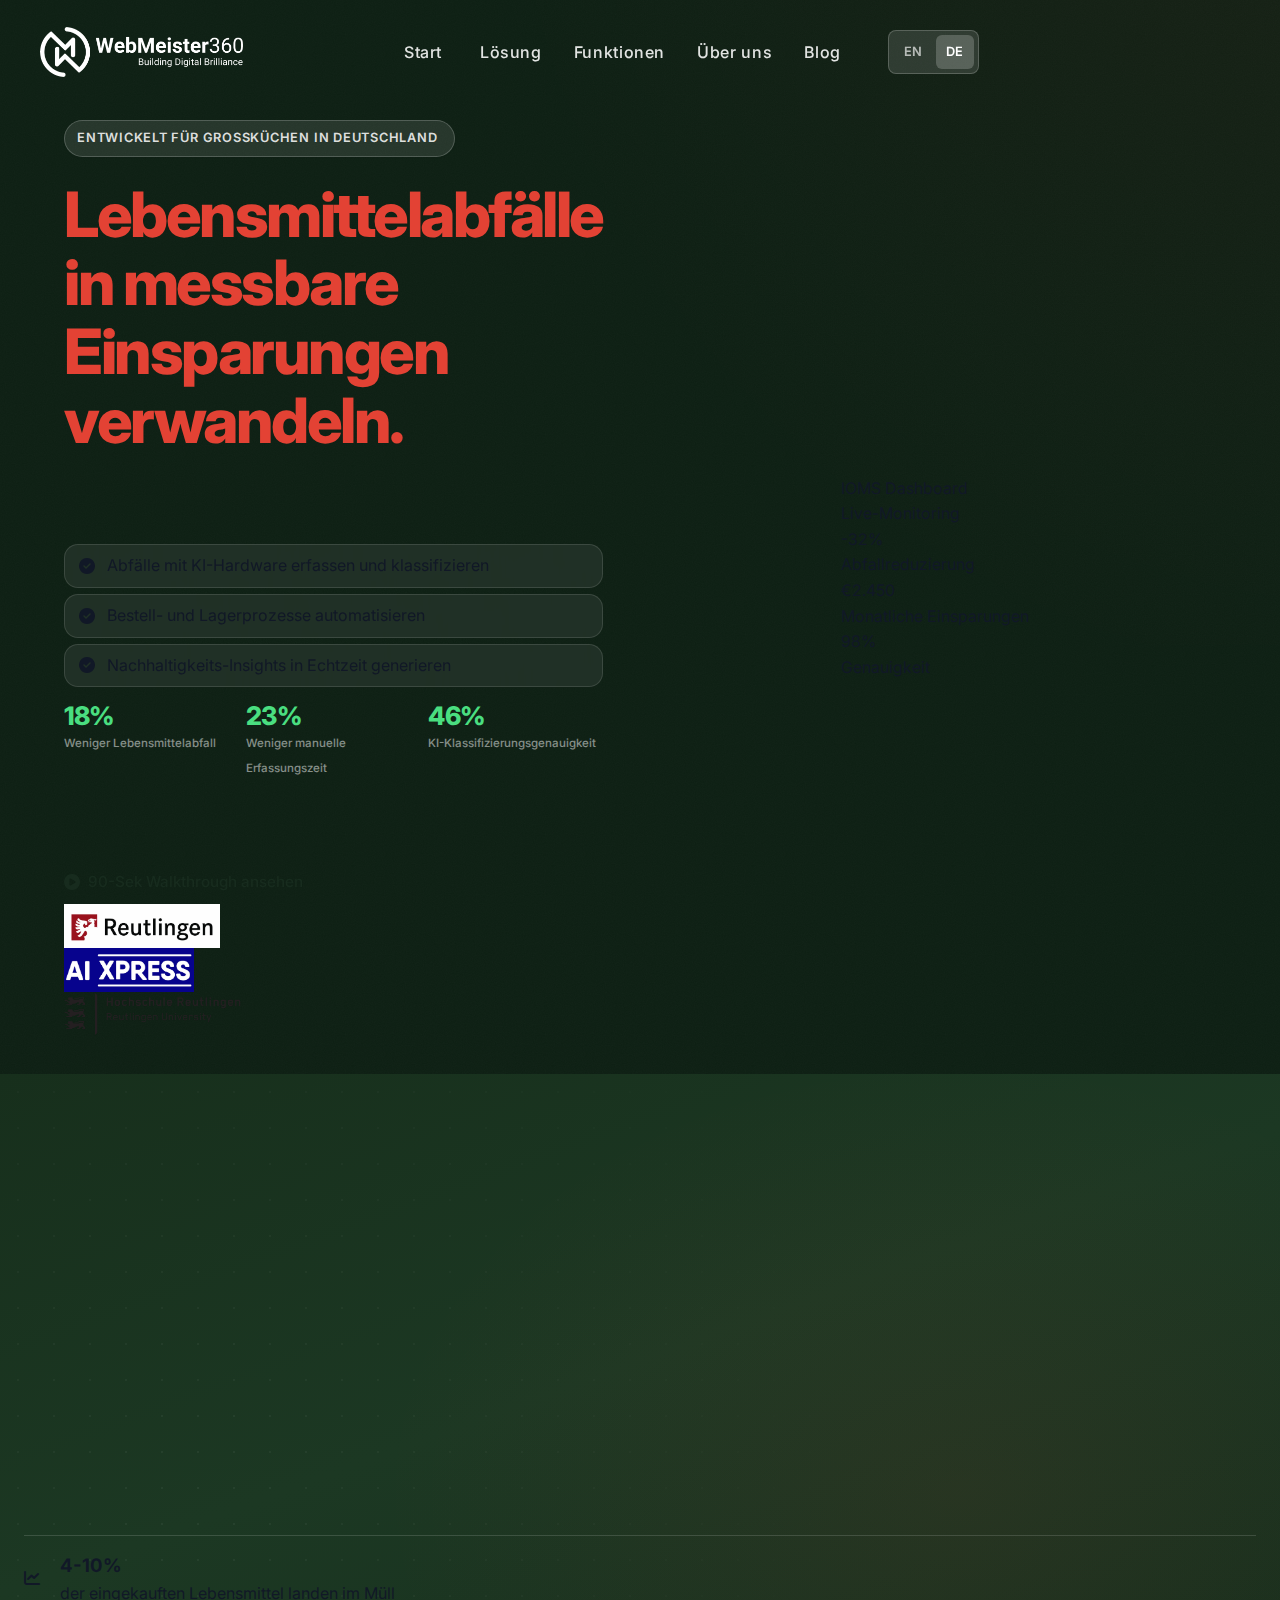
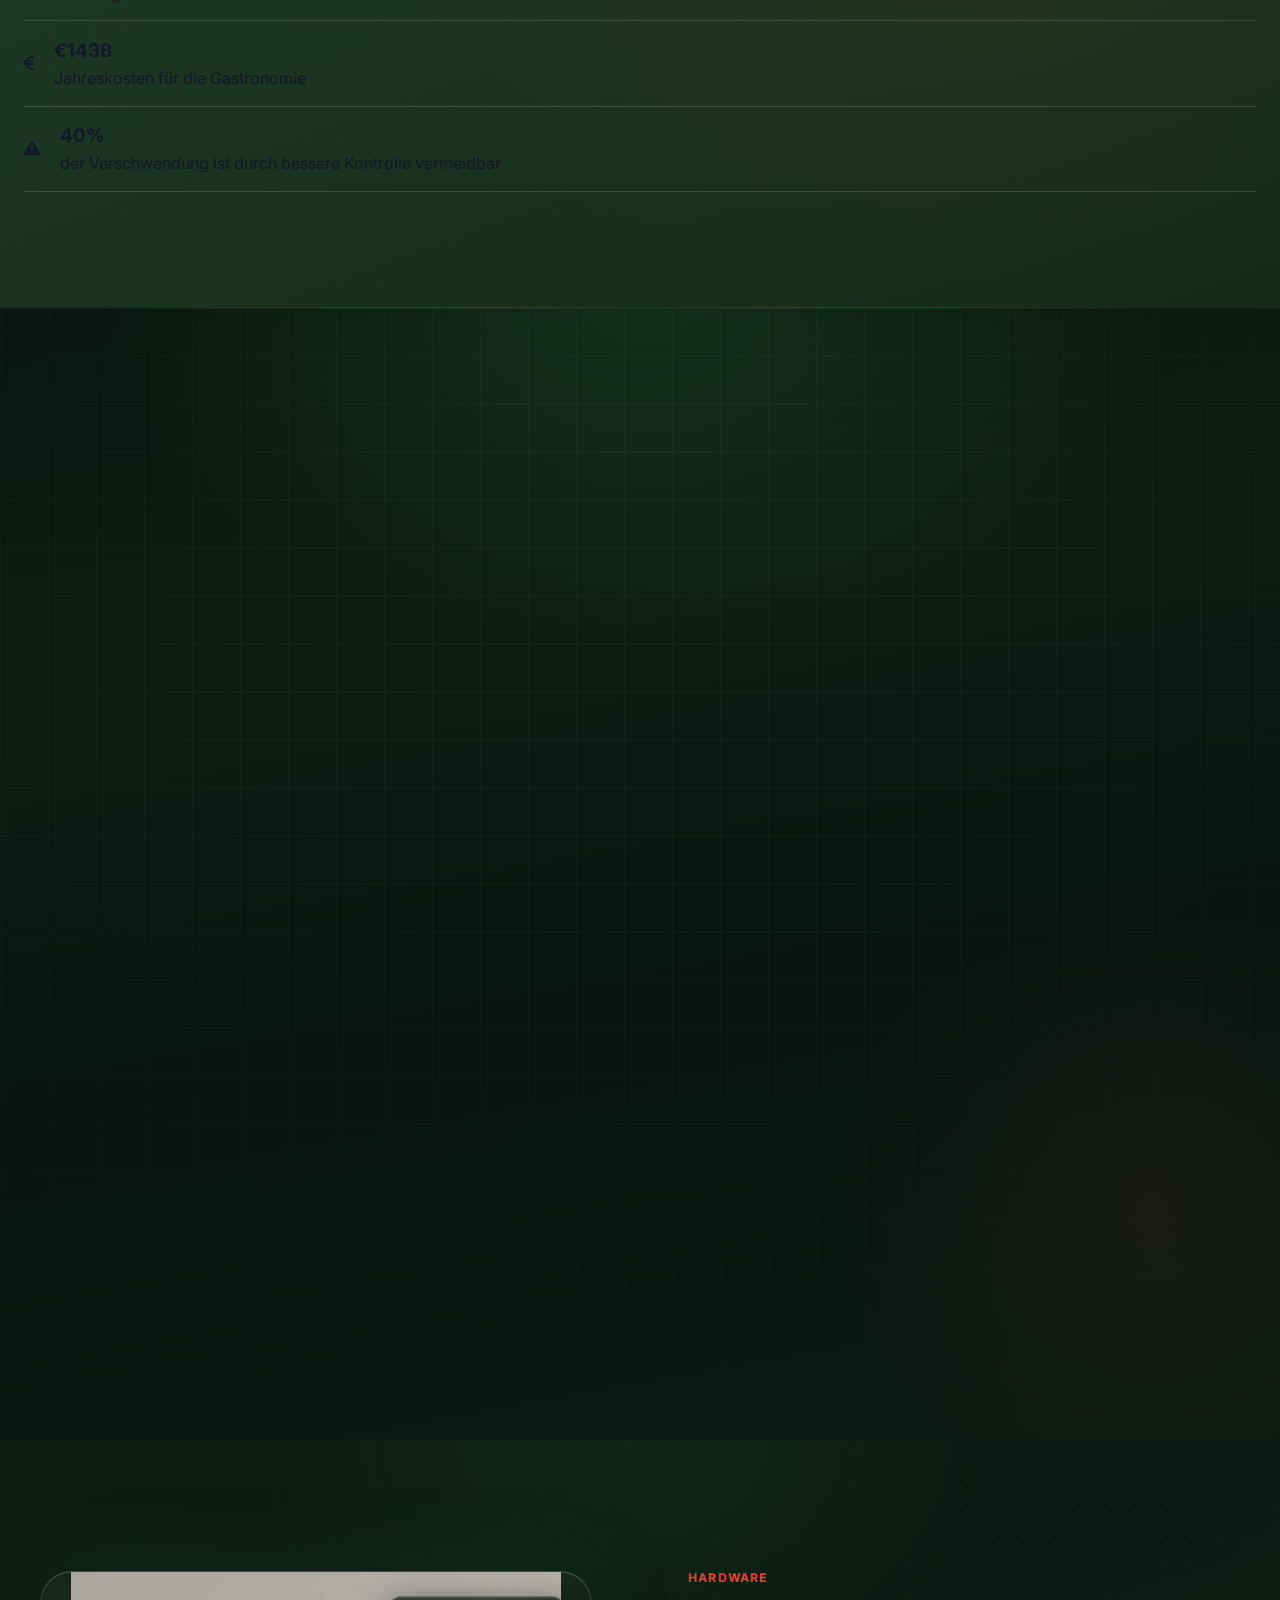
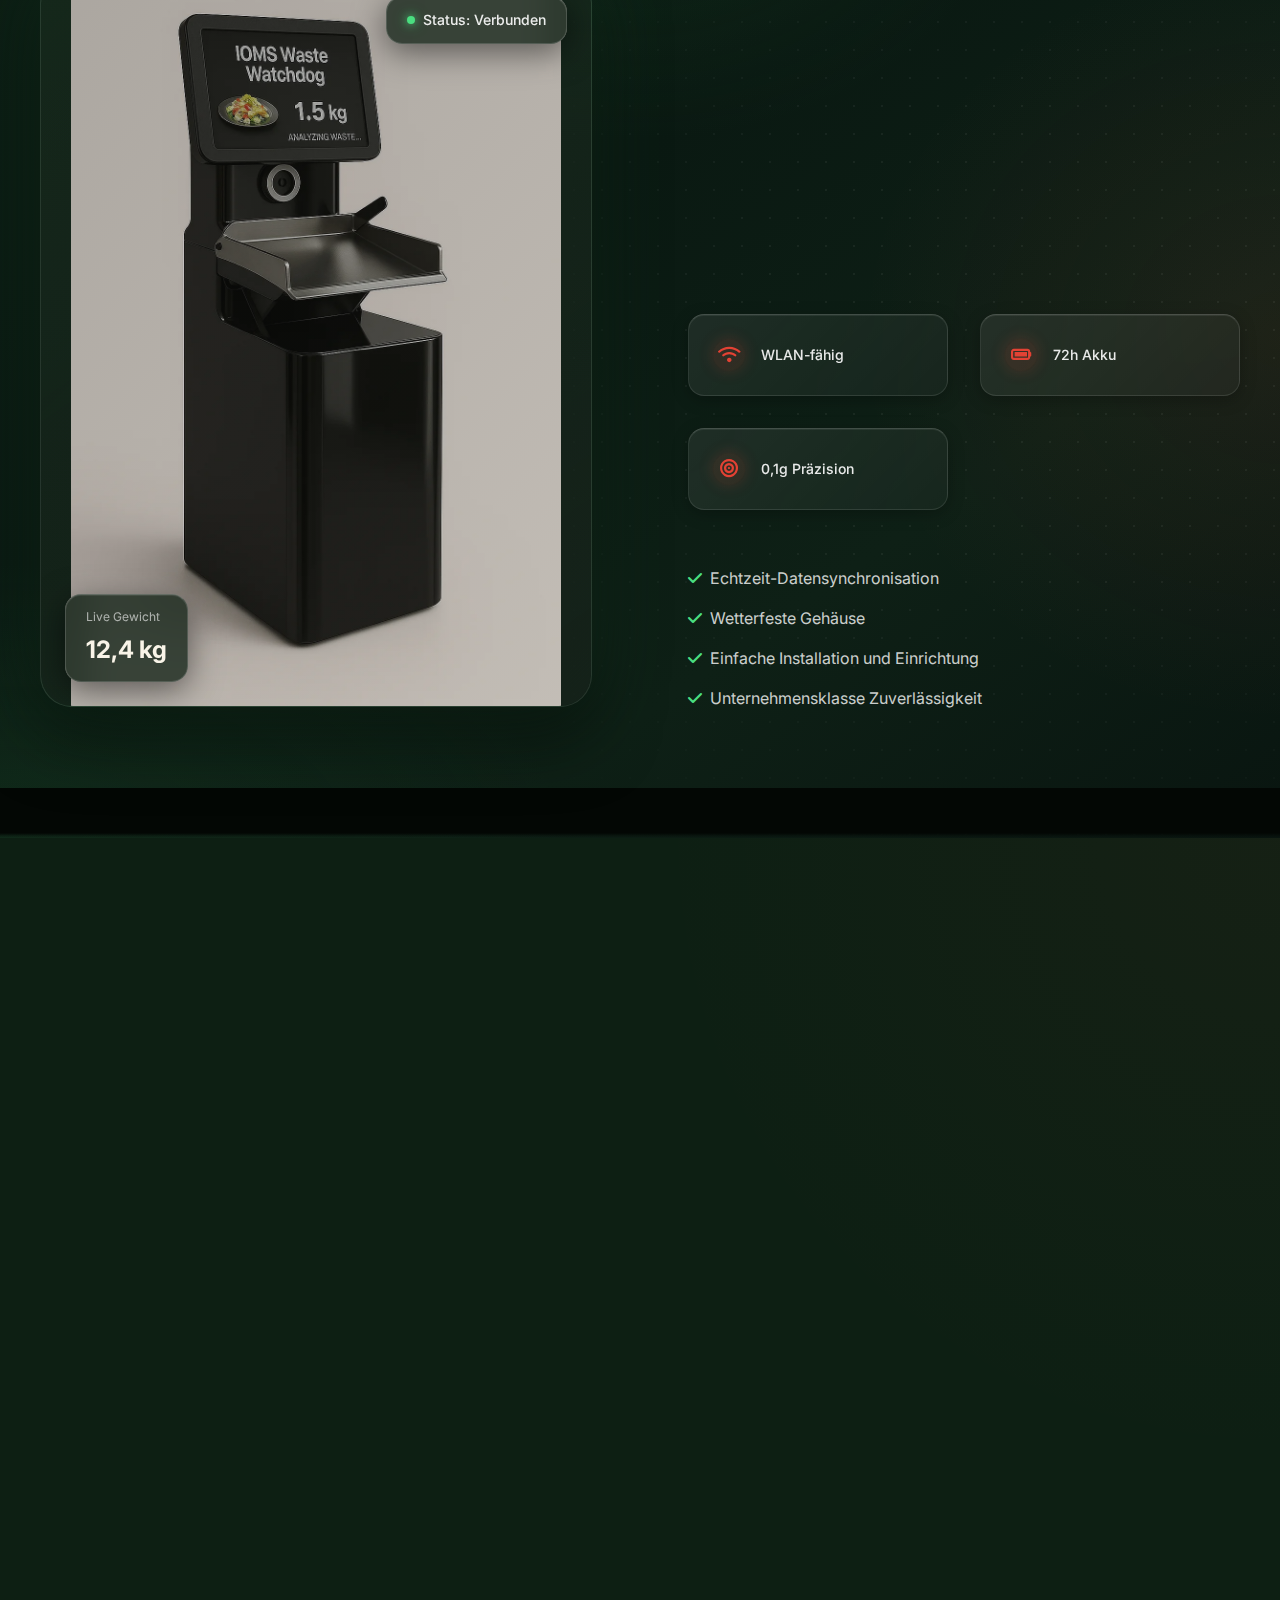
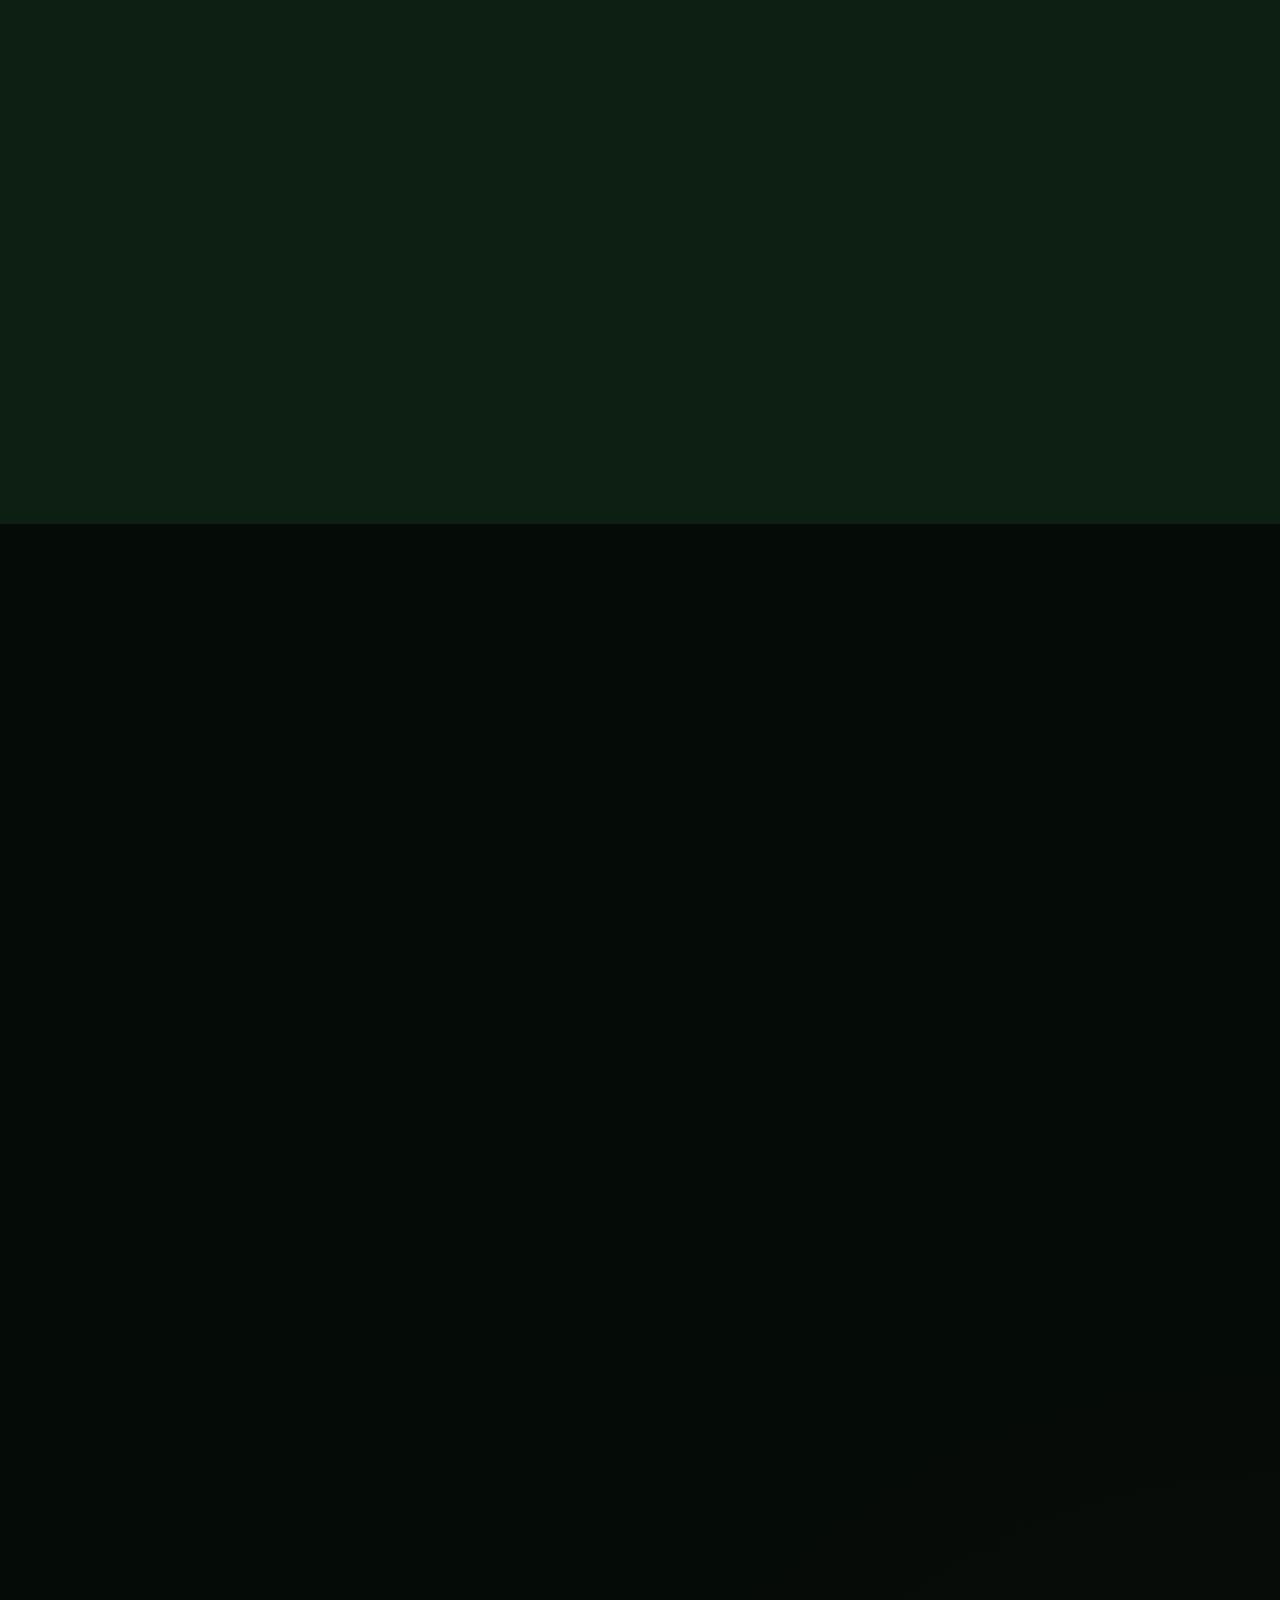
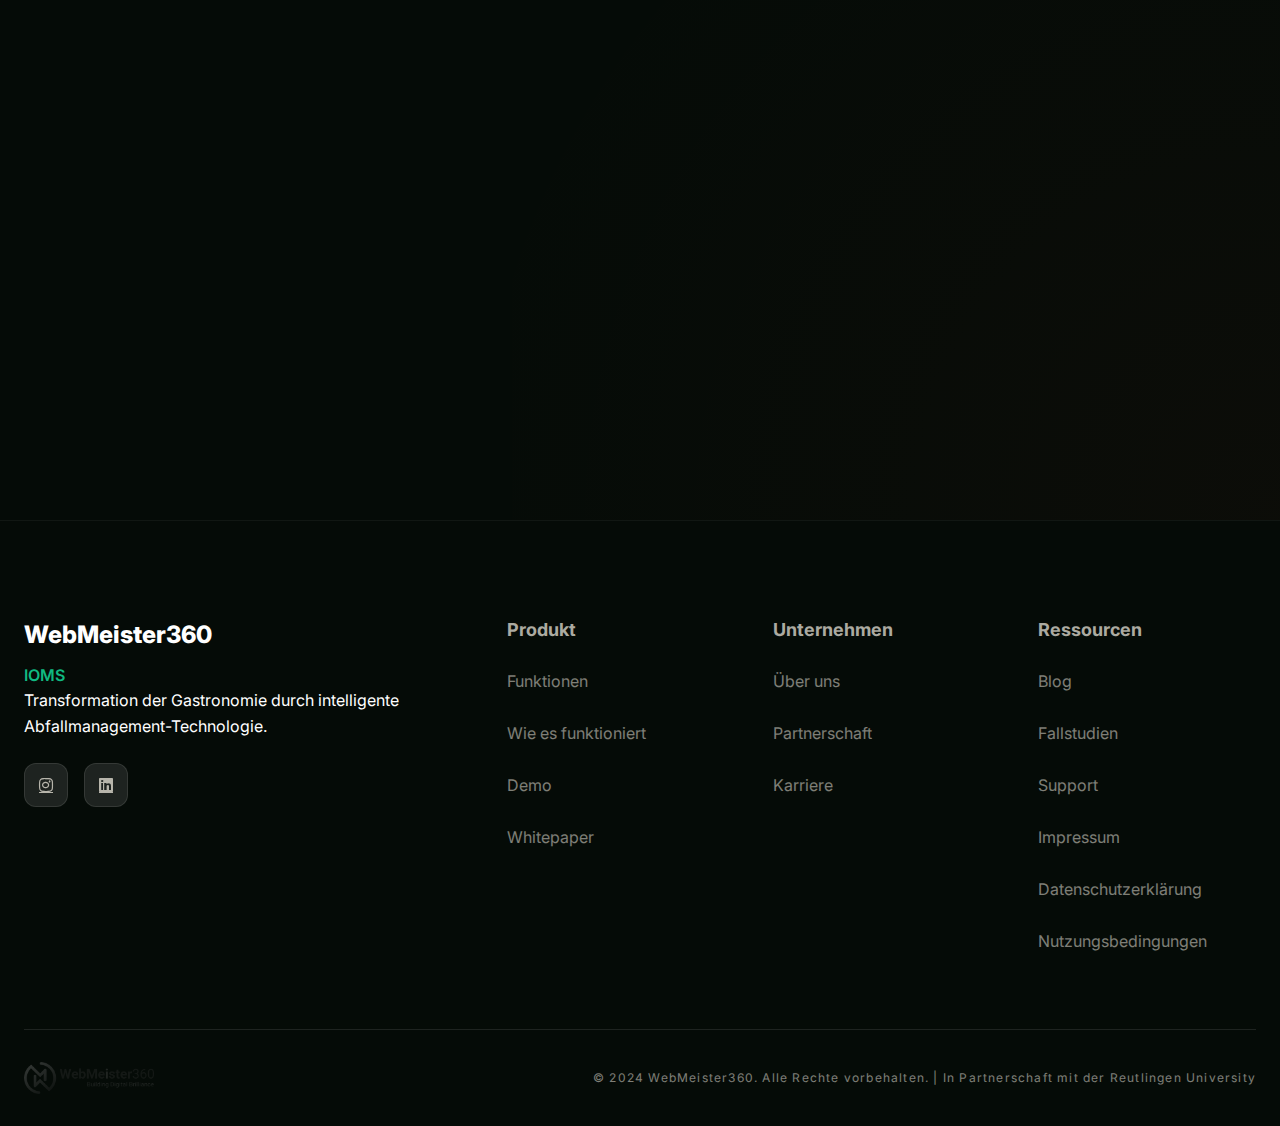
<file: index-de.html>
<!DOCTYPE html>
<html lang="de">
<head>
    <meta charset="UTF-8">
    <meta name="viewport" content="width=device-width, initial-scale=1.0, maximum-scale=5.0, user-scalable=yes">
    <title>WebMeister360 - IOMS | Intelligentes Abfallmanagement für Lebensmittel & Getränke</title>
    <meta name="description" content="Transformieren Sie Ihr Lebensmittel- und Getränkeunternehmen mit IOMS - dem integrierten POS- und Inventarsystem mit Echtzeit-Abfallverfolgung. Reduzieren Sie Lebensmittelabfälle um bis zu 40%.">
    <link rel="stylesheet" href="styles.css">
    <link href="https://fonts.googleapis.com/css2?family=Inter:wght@300;400;500;600;700;800&display=swap" rel="stylesheet">
    <link rel="stylesheet" href="https://cdnjs.cloudflare.com/ajax/libs/font-awesome/6.4.0/css/all.min.css">
</head>
<body>
    <!-- Navigation -->
    <nav class="navbar" id="navbar">
        <div class="nav-container">
            <div class="nav-logo">
                <img src="public/logo_web.webp" alt="WebMeister360 IOMS" class="logo-image">
            </div>
            <div class="nav-menu" id="nav-menu">
                <a href="#home" class="nav-link">Start</a>
                <a href="#solution" class="nav-link">Lösung</a>
                <a href="#features" class="nav-link">Funktionen</a>
                <a href="about-de.html" class="nav-link">Über uns</a>
                <a href="blog-de.html" class="nav-link">Blog</a>
                <div class="language-switcher">
                    <a href="index.html" class="lang-link">EN</a>
                    <a href="index-de.html" class="lang-link active">DE</a>
                </div>
                <button class="cta-button nav-cta" onclick="window.open('https://www.webmeister360.com', '_blank')" style="text-decoration: none; display: inline-flex; align-items: center;">
                    <i class="fas fa-calculator"></i>
                    Einsparungen berechnen
                </button>
            </div>
            <div class="hamburger" id="hamburger">
                <span class="bar"></span>
                <span class="bar"></span>
                <span class="bar"></span>
            </div>
        </div>
    </nav>

    <!-- Hero Section -->
    <section id="home" class="hero">
        <div class="hero-container">
            <div class="hero-content">
                <div class="hero-badge">Entwickelt für Großküchen in Deutschland</div>
                <h1 class="hero-title">
                    Lebensmittelabfälle in messbare Einsparungen verwandeln.
                </h1>
                <h2 class="hero-subtitle">
                    IOMS erfasst Abfälle automatisch mit smarter Hardware, verwandelt sie in Bedarfsprognosen und löst Bestell- und Lagerprozesse aus – so senken Küchen Kosten ohne zusätzlichen Verwaltungsaufwand.
                </h2>
                <ul class="hero-value-props">
                    <li>
                        <i class="fas fa-check-circle"></i>
                        <span>Abfälle mit KI-Hardware erfassen und klassifizieren</span>
                    </li>
                    <li>
                        <i class="fas fa-check-circle"></i>
                        <span>Bestell- und Lagerprozesse automatisieren</span>
                    </li>
                    <li>
                        <i class="fas fa-check-circle"></i>
                        <span>Nachhaltigkeits-Insights in Echtzeit generieren</span>
                    </li>
                </ul>
                <div class="hero-stats">
                    <div class="stat">
                        <span class="stat-number">40%</span>
                        <span class="stat-label">Weniger Lebensmittelabfall</span>
                    </div>
                    <div class="stat-divider"></div>
                    <div class="stat">
                        <span class="stat-number">50%</span>
                        <span class="stat-label">Weniger manuelle Erfassungszeit</span>
                    </div>
                    <div class="stat-divider"></div>
                    <div class="stat">
                        <span class="stat-number">99%</span>
                        <span class="stat-label">KI-Klassifizierungsgenauigkeit</span>
                    </div>
                </div>
                <div class="hero-cta">
                    <button class="cta-button primary" onclick="window.open('https://www.webmeister360.com', '_blank')">
                        <i class="fas fa-calculator"></i>
                        Einsparungen berechnen
                    </button>
                    <button class="cta-button secondary" onclick="openForm('demo')">
                        <i class="fas fa-calendar-check"></i>
                        15-Min Demo buchen
                    </button>
                    <a href="#" class="hero-tertiary-link" onclick="openVideoLightbox(event)">
                        <i class="fas fa-play-circle"></i>
                        90-Sek Walkthrough ansehen
                    </a>
                </div>
                <div class="trust-logos">
                    <img src="public/stadt_reutlingen.webp" alt="Stadt Reutlingen" class="trust-logo">
                    <img src="public/ai_express.webp" alt="AI Express" class="trust-logo">
                    <img src="public/hs_reutlingen_logo.webp" alt="HS Reutlingen" class="trust-logo">
                </div>
            </div>
            <div class="hero-visual">
                <div class="dashboard-mockup">
                    <div class="dashboard-header">
                        <div class="dashboard-title">IOMS Dashboard</div>
                        <div class="dashboard-status">
                            <span class="status-dot"></span>
                            Live-Monitoring
                        </div>
                    </div>
                    <div class="dashboard-content">
                        <div class="metric-card">
                            <div class="metric-value">-32%</div>
                            <div class="metric-label">Abfallreduzierung</div>
                        </div>
                        <div class="metric-card">
                            <div class="metric-value">€2.450</div>
                            <div class="metric-label">Monatliche Einsparungen</div>
                        </div>
                        <div class="metric-card">
                            <div class="metric-value">98%</div>
                            <div class="metric-label">Genauigkeit</div>
                        </div>
                    </div>
                </div>
            </div>
        </div>
    </section>

    <!-- Problem Statement -->
    <section class="problem-section">
        <div class="container">
            <div class="section-header">
                <h2>Die versteckten Kosten der Lebensmittelverschwendung</h2>
                <p>Lebensmittelverschwendung ist nicht nur ein Umweltproblem—sondern eine massive finanzielle Belastung für Ihr Unternehmen.</p>
            </div>
            <div class="problem-stats">
                <div class="problem-stat">
                    <div class="stat-icon">
                        <i class="fas fa-chart-line"></i>
                    </div>
                    <div class="stat-content">
                        <h3>4-10%</h3>
                        <p>der eingekauften Lebensmittel landen im Müll</p>
                    </div>
                </div>
                <div class="problem-stat">
                    <div class="stat-icon">
                        <i class="fas fa-euro-sign"></i>
                    </div>
                    <div class="stat-content">
                        <h3>€143B</h3>
                        <p>Jahreskosten für die Gastronomie</p>
                    </div>
                </div>
                <div class="problem-stat">
                    <div class="stat-icon">
                        <i class="fas fa-exclamation-triangle"></i>
                    </div>
                    <div class="stat-content">
                        <h3>40%</h3>
                        <p>der Verschwendung ist durch bessere Kontrolle vermeidbar</p>
                    </div>
                </div>
            </div>
        </div>
    </section>

    <!-- Solution Overview -->
    <section id="solution" class="solution-section">
        <div class="container">
            <div class="solution-header">
                <h2>Alles, was Sie für reibungslose Abläufe benötigen</h2>
            </div>
            <div class="bento-grid">
                <!-- Featured Card: Workflow Automation (spans 2 columns) -->
                <div class="bento-card featured-card">
                    <div class="bento-icon">
                        <i class="fas fa-cogs"></i>
                    </div>
                    <h3>Workflow-Automatisierung</h3>
                    <p>KI-gestützte Automatisierung, die Ihren gesamten Betrieb optimiert, von der Bestellabwicklung bis zur Abfallverfolgung, und manuelle Aufgaben sowie menschliche Fehler reduziert</p>
                </div>
                
                <!-- POS System -->
                <div class="bento-card">
                    <div class="bento-icon">
                        <i class="fas fa-cash-register"></i>
                    </div>
                    <h3>Komplettes Kassensystem</h3>
                    <p>Unsere eigene moderne Kassensoftware mit integrierter Zahlungsabwicklung und Bestellverwaltung</p>
                </div>
                
                <!-- Smart Inventory -->
                <div class="bento-card">
                    <div class="bento-icon">
                        <i class="fas fa-boxes"></i>
                    </div>
                    <h3>Intelligente Warenwirtschaft</h3>
                    <p>Echtzeitverfolgung, Vorhersageanalysen und automatische Benachrichtigungen für optimale Bestandskontrolle</p>
                </div>
                
                <!-- IoT Sensors -->
                <div class="bento-card">
                    <div class="bento-icon">
                        <i class="fas fa-microchip"></i>
                    </div>
                    <h3>IoT-Sensor-Integration</h3>
                    <p>Intelligente Sensoren für präzise Abfallmessung und Umweltüberwachung</p>
                </div>
                
                <!-- Analytics Dashboard -->
                <div class="bento-card">
                    <div class="bento-icon">
                        <i class="fas fa-chart-bar"></i>
                    </div>
                    <h3>Analytics-Dashboard</h3>
                    <p>Praktische Erkenntnisse und umfassende Berichte für datenbasierte Entscheidungen</p>
                </div>
            </div>
        </div>
    </section>

    <!-- Smart Hardware Section -->
    <section class="hardware-section">
        <div class="container">
            <div class="hardware-content">
                <!-- Column 1: Visual -->
                <div class="hardware-visual">
                    <div class="hardware-image-placeholder">
                        <!-- Hardware product image -->
                        <img src="public/hardware.webp" alt="IOMS Smart Hardware" class="hardware-image" loading="lazy" fetchpriority="low">
                        <!-- Image gradient overlay -->
                        <div class="image-gradient"></div>
                        <!-- Brand Green radial glow behind -->
                        <div class="image-glow"></div>
                        
                        <!-- Top Right Badge: Status Connected -->
                        <div class="hardware-badge status-badge">
                            <div class="status-dot"></div>
                            <span>Status: Verbunden</span>
                        </div>
                        
                        <!-- Bottom Left Badge: Live Weight -->
                        <div class="hardware-badge weight-badge">
                            <span class="weight-label">Live Gewicht</span>
                            <span class="weight-value">12,4 kg</span>
                        </div>
                    </div>
                </div>
                
                <!-- Column 2: Content -->
                <div class="hardware-text">
                    <div class="hardware-category">HARDWARE</div>
                    <h2>Intelligente Hardware, intelligentere Erkenntnisse.</h2>
                    <p class="hardware-description">
                        Unsere präzisionsgefertigten IoT-Sensoren bieten Echtzeit-Abfallverfolgung mit branchenführender Genauigkeit. 
                        Jede Messung fließt direkt in Ihr IOMS-Dashboard ein und gibt Ihnen vollständige Transparenz über Ihre Abläufe.
                    </p>
                    
                    <!-- Feature Grid: Micro-Cards -->
                    <div class="hardware-features-grid">
                        <div class="hardware-micro-card">
                            <div class="micro-card-icon">
                                <i class="fas fa-wifi"></i>
                            </div>
                            <span>WLAN-fähig</span>
                        </div>
                        <div class="hardware-micro-card">
                            <div class="micro-card-icon">
                                <i class="fas fa-battery-full"></i>
                            </div>
                            <span>72h Akku</span>
                        </div>
                        <div class="hardware-micro-card">
                            <div class="micro-card-icon">
                                <i class="fas fa-bullseye"></i>
                            </div>
                            <span>0,1g Präzision</span>
                        </div>
                    </div>
                    
                    <!-- Checkmark List -->
                    <ul class="hardware-checklist">
                        <li><i class="fas fa-check"></i> Echtzeit-Datensynchronisation</li>
                        <li><i class="fas fa-check"></i> Wetterfeste Gehäuse</li>
                        <li><i class="fas fa-check"></i> Einfache Installation und Einrichtung</li>
                        <li><i class="fas fa-check"></i> Unternehmensklasse Zuverlässigkeit</li>
                    </ul>
                </div>
            </div>
        </div>
    </section>

    <!-- Features Section -->
    <section id="features" class="features-section">
        <div class="container">
            <div class="section-header">
                <h2>Leistungsstarke Funktionen für moderne Restaurants</h2>
                <p>Alles, was Sie brauchen, um Abfälle zu verwalten und Abläufe zu optimieren</p>
            </div>
            <div class="features-grid">
                <div class="feature-card">
                    <span class="feature-card-number">01</span>
                    <div class="feature-icon">
                        <i class="fas fa-brain"></i>
                    </div>
                    <h3>KI-gestützte Analytik</h3>
                    <p>Machine Learning Algorithmen prognostizieren Abfallmuster und schlagen optimale Bestellmengen vor</p>
                </div>
                <div class="feature-card">
                    <span class="feature-card-number">02</span>
                    <div class="feature-icon">
                        <i class="fas fa-mobile-alt"></i>
                    </div>
                    <h3>Mobile App</h3>
                    <p>Verwalten Sie Ihr Restaurant unterwegs mit unserer intuitiven mobilen Anwendung</p>
                </div>
                <div class="feature-card">
                    <span class="feature-card-number">03</span>
                    <div class="feature-icon">
                        <i class="fas fa-cloud"></i>
                    </div>
                    <h3>Cloud-basiert</h3>
                    <p>Greifen Sie überall auf Ihre Daten zu mit sicherer Cloud-Speicherung und Echtzeit-Synchronisation</p>
                </div>
                <div class="feature-card">
                    <span class="feature-card-number">04</span>
                    <div class="feature-icon">
                        <i class="fas fa-shield-alt"></i>
                    </div>
                    <h3>Sicher & Konform</h3>
                    <p>Unternehmensklasse Sicherheit mit vollständiger Einhaltung der Lebensmittelsicherheitsvorschriften</p>
                </div>
                <div class="feature-card">
                    <span class="feature-card-number">05</span>
                    <div class="feature-icon">
                        <i class="fas fa-bell"></i>
                    </div>
                    <h3>Intelligente Benachrichtigungen</h3>
                    <p>Erhalten Sie Warnungen bei niedrigen Lagerbeständen, Abfallspitzen und Optimierungsmöglichkeiten</p>
                </div>
                <div class="feature-card">
                    <span class="feature-card-number">06</span>
                    <div class="feature-icon">
                        <i class="fas fa-chart-line"></i>
                    </div>
                    <h3>ROI-Verfolgung</h3>
                    <p>Überwachen Sie Ihre Einsparungen und Rendite mit detaillierten Finanzberichten</p>
                </div>
            </div>
        </div>
    </section>

    <!-- Social Proof -->
    <section class="social-proof">
        <div class="container">
            <div class="section-header">
                <h2>Werden Sie Teil der Bewegung gegen Lebensmittelverschwendung</h2>
                <p>Verstehen Sie das Ausmaß des Problems und unsere innovative Lösung</p>
            </div>
            <div class="proof-stats">
                <div class="proof-stat">
                    <div class="stat-number">88M</div>
                    <div class="stat-label">Tonnen EU-Lebensmittelabfall/Jahr</div>
                </div>
                <div class="proof-stat">
                    <div class="stat-number">14%</div>
                    <div class="stat-label">F&B-Branchenabfallanteil</div>
                </div>
                <div class="proof-stat">
                    <div class="stat-number">€15K</div>
                    <div class="stat-label">Durchschnittlicher Jahresverlust pro Restaurant</div>
                </div>
                <div class="proof-stat">
                    <div class="stat-number">2030</div>
                    <div class="stat-label">EU-Abfallreduktionsziel</div>
                </div>
            </div>
            <div class="industry-insights">
                <div class="insight-card">
                    <div class="insight-icon">
                        <i class="fas fa-chart-line"></i>
                    </div>
                    <div class="insight-content">
                        <h4>Branchenherausforderung</h4>
                        <p>Restaurants verschwenden 4-10% der eingekauften Lebensmittel und kosten die Branche jährlich Milliarden</p>
                    </div>
                </div>
                <div class="insight-card">
                    <div class="insight-icon">
                        <i class="fas fa-lightbulb"></i>
                    </div>
                    <div class="insight-content">
                        <h4>Unsere Lösung</h4>
                        <p>IOMS bietet komplettes Kassensystem und Warenwirtschaftssystem mit integrierten IoT-Sensoren und KI-Analytik zur Bekämpfung von Abfällen an der Quelle</p>
                    </div>
                </div>
                <div class="insight-card">
                    <div class="insight-icon">
                        <i class="fas fa-university"></i>
                    </div>
                    <div class="insight-content">
                        <h4>Forschungsunterstützt</h4>
                        <p>Entwickelt in Partnerschaft mit der Reutlingen University basierend auf neuesten Forschungsergebnissen</p>
                    </div>
                </div>
            </div>
            
            <!-- Final Call CTA -->
            <div class="final-cta">
                <h2>Bereit, Abfall in Wohlstand zu verwandeln?</h2>
                <a href="waitlist-de.html" class="final-cta-button">
                    Jetzt starten
                </a>
            </div>
        </div>
    </section>

    <!-- Footer -->
    <footer class="footer">
        <div class="container">
            <div class="footer-content">
                <div class="footer-section">
                    <div class="footer-logo">
                        <h3>WebMeister360</h3>
                        <span>IOMS</span>
                    </div>
                    <p>Transformation der Gastronomie durch intelligente Abfallmanagement-Technologie.</p>
                    <div class="social-links">
                        <a href="https://www.instagram.com/webmeister360" target="_blank" rel="noopener noreferrer"><i class="fab fa-instagram"></i></a>
                        <a href="https://www.linkedin.com/company/105503927/" target="_blank" rel="noopener noreferrer"><i class="fab fa-linkedin"></i></a>
                    </div>
                </div>
                <div class="footer-section">
                    <h4>Produkt</h4>
                    <ul>
                        <li><a href="#features">Funktionen</a></li>
                        <li><a href="#solution">Wie es funktioniert</a></li>
                        <li><a href="#" onclick="openForm('demo')">Demo</a></li>
                        <li><a href="#" onclick="openForm('whitepaper')">Whitepaper</a></li>
                    </ul>
                </div>
                <div class="footer-section">
                    <h4>Unternehmen</h4>
                    <ul>
                        <li><a href="about-de.html">Über uns</a></li>
                        <li><a href="#">Partnerschaft</a></li>
                        <li><a href="#">Karriere</a></li>
                    </ul>
                </div>
                <div class="footer-section">
                    <h4>Ressourcen</h4>
                    <ul>
                        <li><a href="blog-de.html">Blog</a></li>
                        <li><a href="#">Fallstudien</a></li>
                        <li><a href="#">Support</a></li>
                        <li><a href="impressum-de.html">Impressum</a></li>
                        <li><a href="privacy-policy-de.html">Datenschutzerklärung</a></li>
                        <li><a href="terms-of-use-de.html">Nutzungsbedingungen</a></li>
                    </ul>
                </div>
            </div>
            <div class="footer-bottom">
                <div class="footer-logo-muted">
                    <img src="public/logo_web.webp" alt="WebMeister360" class="footer-logo-image">
                </div>
                <div class="footer-legal">
                    <p>&copy; 2024 WebMeister360. Alle Rechte vorbehalten. | In Partnerschaft mit der Reutlingen University</p>
                </div>
            </div>
        </div>
    </footer>

    <!-- Forms Modal -->
    <div id="form-modal" class="modal">
        <div class="modal-content">
            <span class="close" onclick="closeForm()">&times;</span>
            <div id="form-container">
                <!-- Forms will be dynamically loaded here -->
            </div>
        </div>
    </div>

    <script src="script.js"></script>
</body>
</html>
</file>
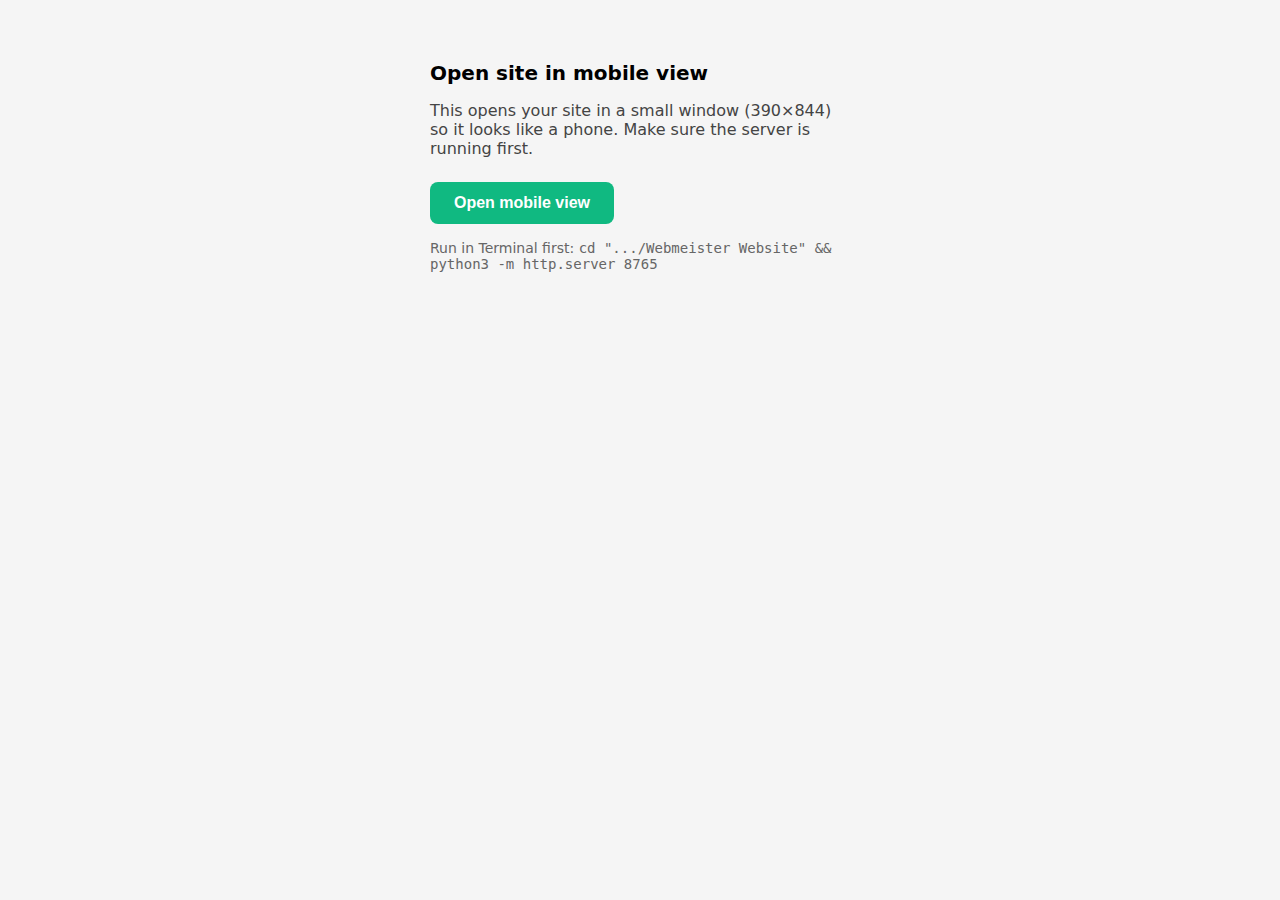
<file: open-mobile-view.html>
<!DOCTYPE html>
<html lang="en">
<head>
    <meta charset="UTF-8">
    <meta name="viewport" content="width=device-width, initial-scale=1.0">
    <title>Open mobile view</title>
    <style>
        body {
            font-family: system-ui, sans-serif;
            max-width: 420px;
            margin: 2rem auto;
            padding: 1rem;
            background: #f5f5f5;
        }
        h1 { font-size: 1.25rem; }
        p { color: #444; }
        .btn {
            display: inline-block;
            background: #10B981;
            color: white;
            padding: 12px 24px;
            border-radius: 8px;
            text-decoration: none;
            font-weight: 600;
            margin-top: 8px;
            border: none;
            cursor: pointer;
            font-size: 1rem;
        }
        .btn:hover { background: #0d9668; }
        .note { font-size: 0.875rem; color: #666; margin-top: 1rem; }
    </style>
</head>
<body>
    <h1>Open site in mobile view</h1>
    <p>This opens your site in a small window (390×844) so it looks like a phone. Make sure the server is running first.</p>
    <button class="btn" id="openBtn">Open mobile view</button>
    <p class="note">Run in Terminal first: <code>cd ".../Webmeister Website" && python3 -m http.server 8765</code></p>
    <script>
        document.getElementById('openBtn').onclick = function() {
            var w = 390, h = 844;
            var left = (screen.width - w) / 2;
            var top = (screen.height - h) / 2;
            window.open(
                'http://localhost:8765/',
                'mobileview',
                'width=' + w + ',height=' + h + ',left=' + left + ',top=' + top + ',scrollbars=yes,resizable=yes'
            );
        };
    </script>
</body>
</html>
</file>
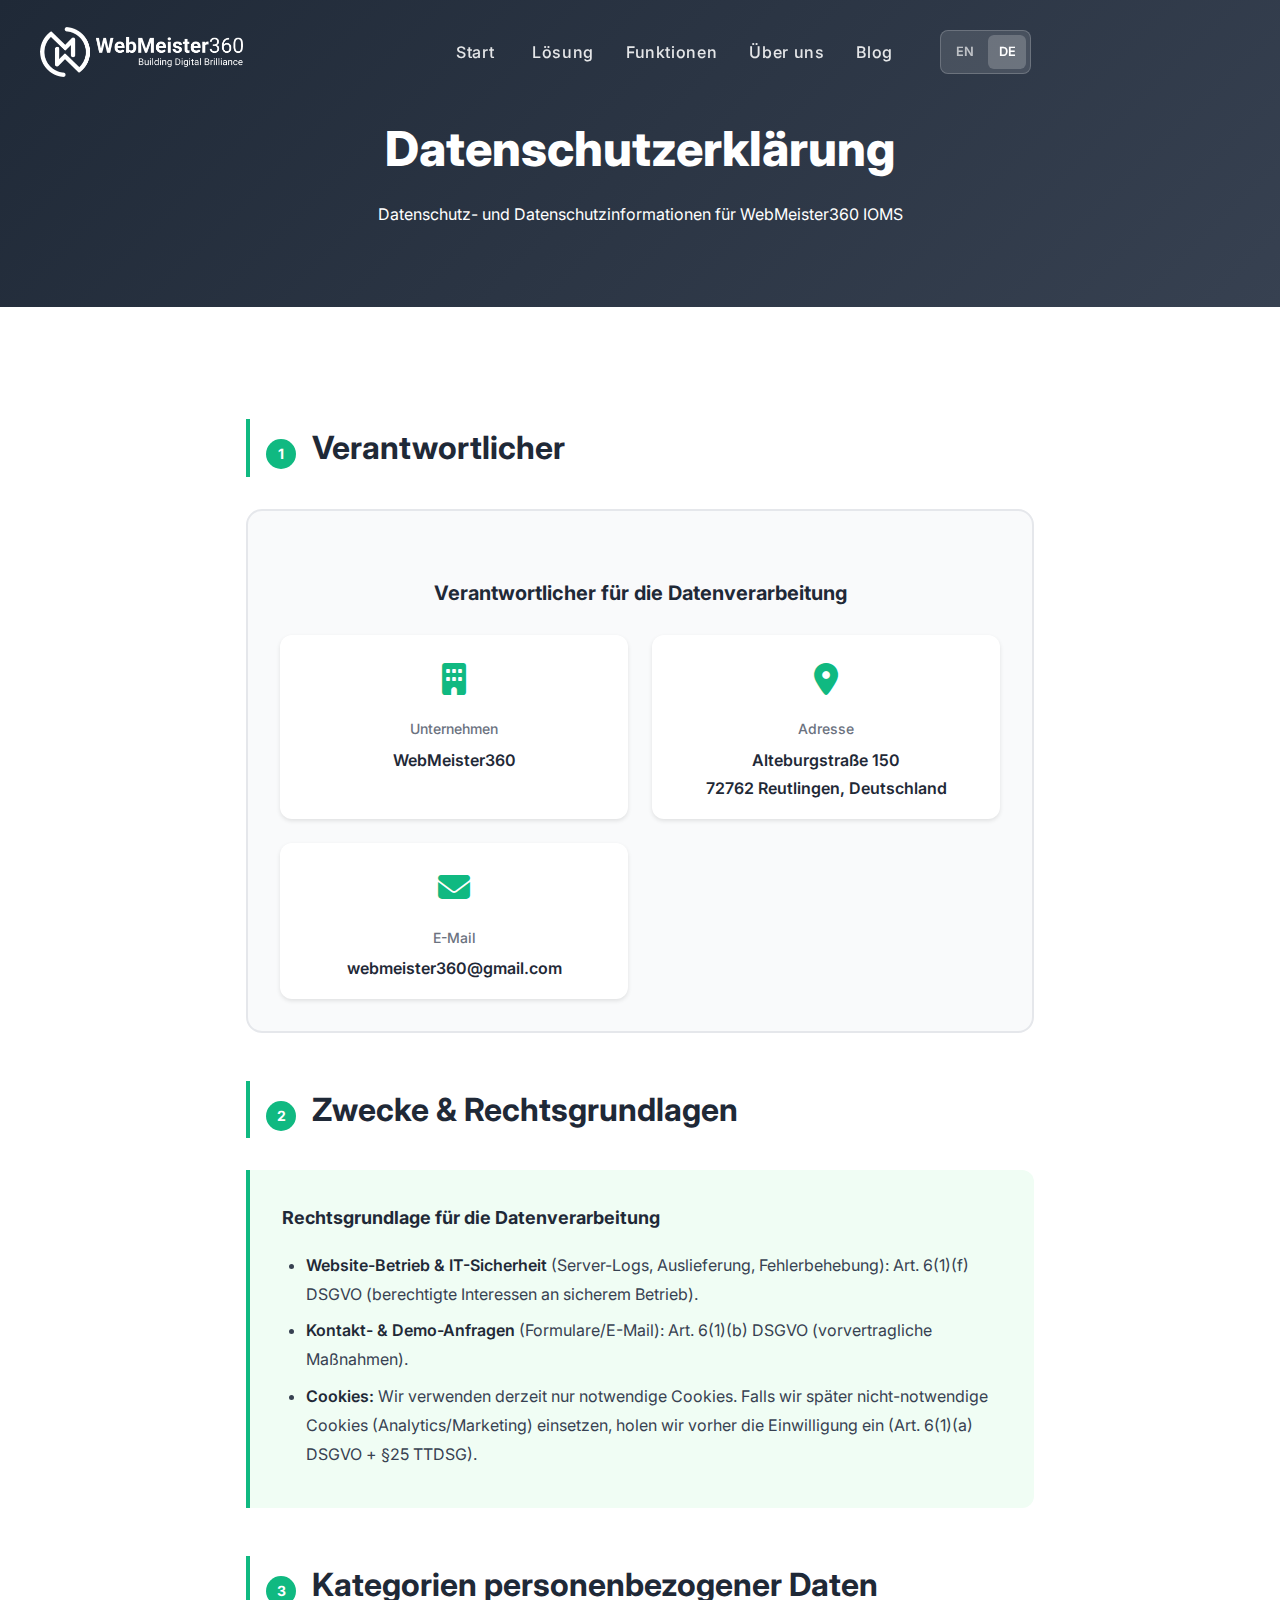
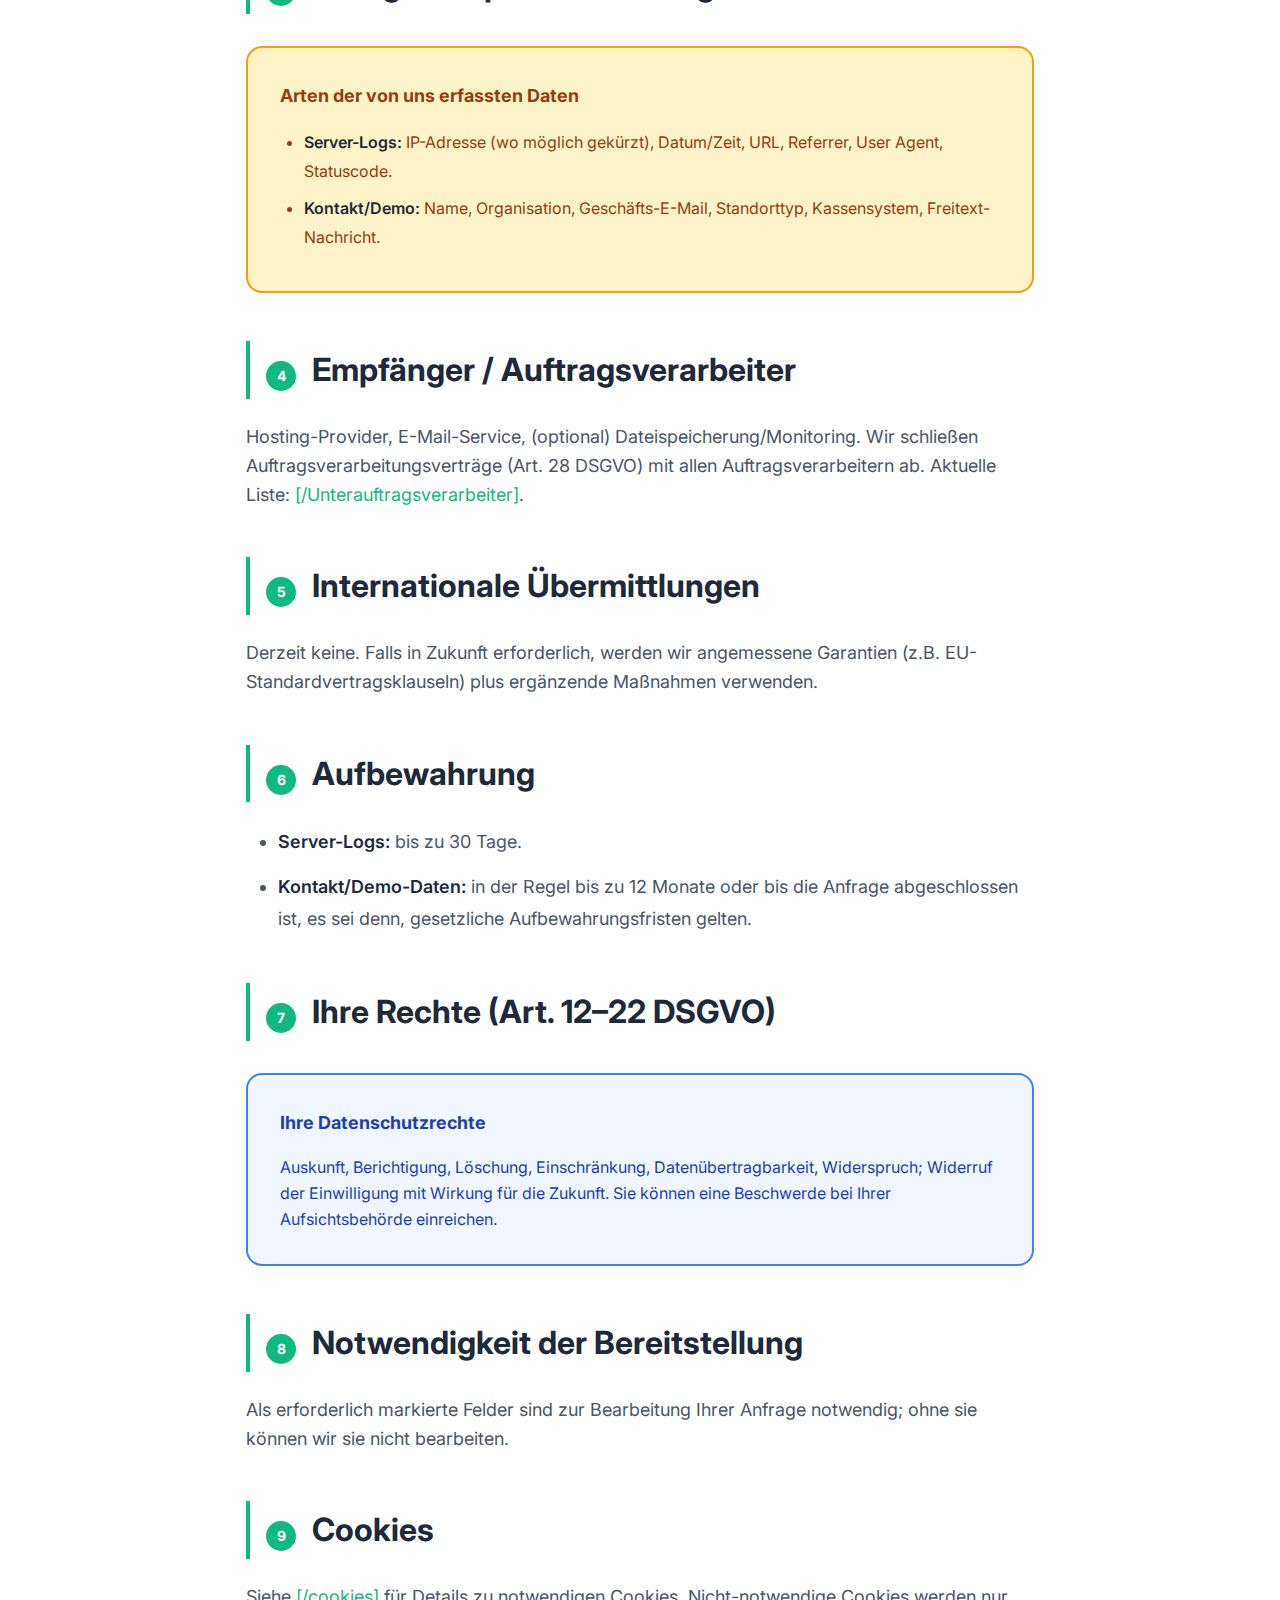
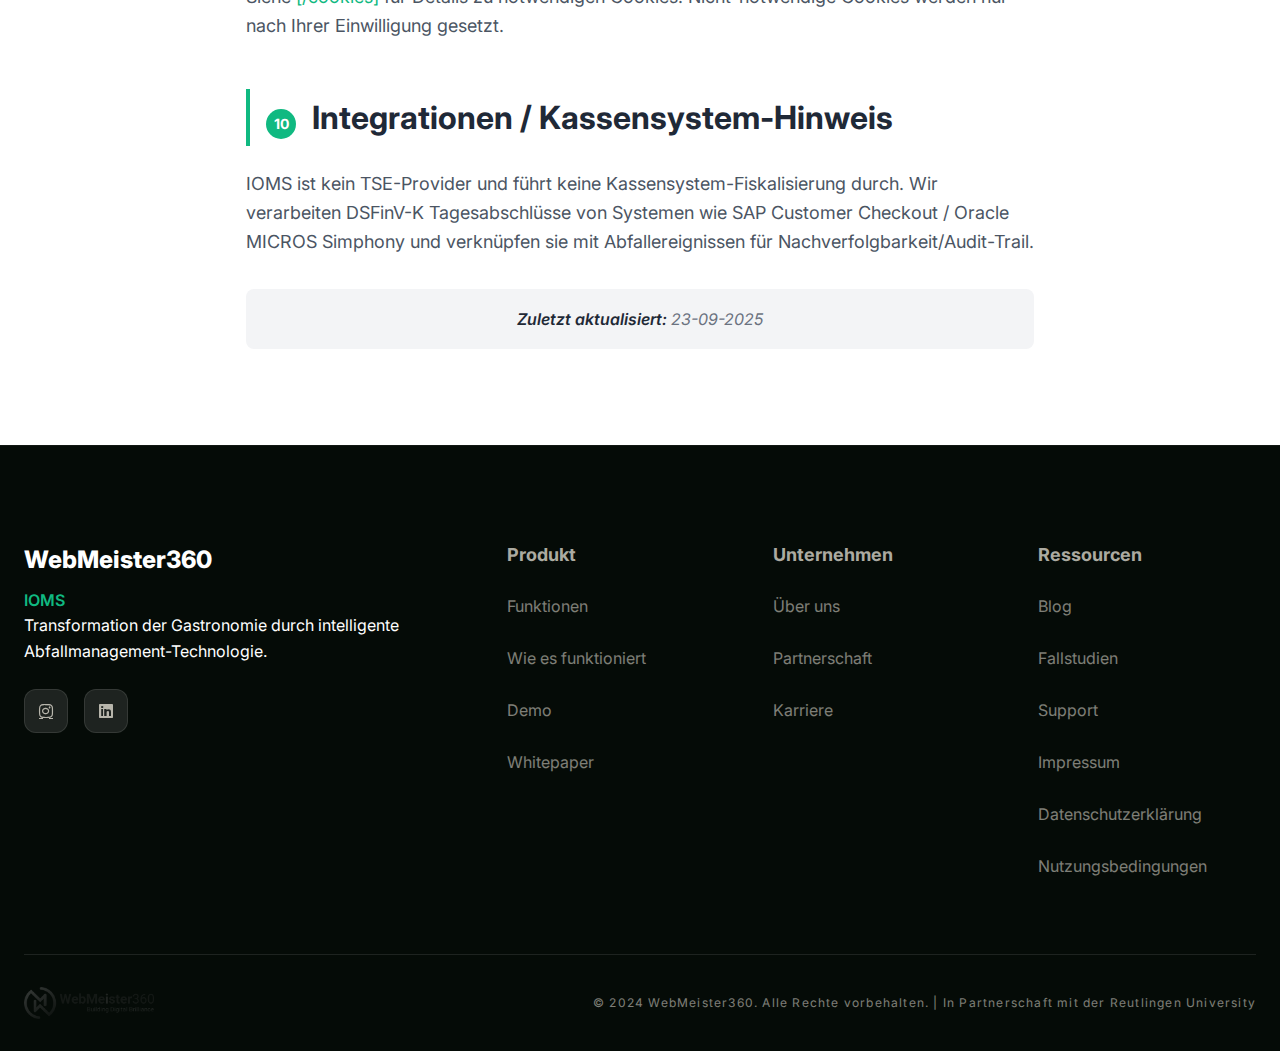
<file: privacy-policy-de.html>
<!DOCTYPE html>
<html lang="de">
<head>
    <meta charset="UTF-8">
    <meta name="viewport" content="width=device-width, initial-scale=1.0, maximum-scale=5.0, user-scalable=yes">
    <title>Datenschutzerklärung - WebMeister360 | IOMS Datenschutz</title>
    <meta name="description" content="Datenschutzerklärung und Datenschutzinformationen für WebMeister360 IOMS - DSGVO-konforme Datenverarbeitung für unsere intelligente Abfallmanagement-Lösung.">
    <link rel="stylesheet" href="styles.css">
    <link href="https://fonts.googleapis.com/css2?family=Inter:wght@300;400;500;600;700;800&display=swap" rel="stylesheet">
    <link rel="stylesheet" href="https://cdnjs.cloudflare.com/ajax/libs/font-awesome/6.4.0/css/all.min.css">
    <style>
        /* Privacy Policy page specific styles */
        .privacy-hero {
            background: linear-gradient(135deg, #1F2937 0%, #374151 100%);
            color: white;
            padding: 120px 0 80px;
            text-align: center;
        }
        
        .privacy-hero h1 {
            font-size: 3rem;
            font-weight: 800;
            margin-bottom: 1.5rem;
            line-height: 1.2;
        }
        
        .back-to-home {
            display: inline-flex;
            align-items: center;
            gap: 0.5rem;
            color: #10B981;
            text-decoration: none;
            font-weight: 600;
            margin-bottom: 2rem;
            transition: color 0.3s ease;
        }
        
        .back-to-home:hover {
            color: #059669;
        }
        
        .privacy-content {
            max-width: 900px;
            margin: 0 auto;
            padding: 4rem 2rem;
            line-height: 1.8;
        }
        
        .privacy-content h2 {
            font-size: 2rem;
            font-weight: 700;
            color: #1F2937;
            margin: 3rem 0 1.5rem;
            border-left: 4px solid #10B981;
            padding-left: 1rem;
        }
        
        .privacy-content h3 {
            font-size: 1.5rem;
            font-weight: 600;
            color: #374151;
            margin: 2rem 0 1rem;
        }
        
        .privacy-content p {
            margin-bottom: 1.5rem;
            color: #4B5563;
            font-size: 1.125rem;
        }
        
        .privacy-content ul {
            margin-bottom: 1.5rem;
            padding-left: 2rem;
        }
        
        .privacy-content li {
            margin-bottom: 0.75rem;
            color: #4B5563;
            font-size: 1.125rem;
        }
        
        .privacy-content strong {
            color: #1F2937;
            font-weight: 600;
        }
        
        .controller-info {
            background: #F9FAFB;
            border: 2px solid #E5E7EB;
            border-radius: 1rem;
            padding: 2rem;
            margin: 2rem 0;
        }
        
        .controller-info h3 {
            color: #1F2937;
            font-size: 1.25rem;
            font-weight: 700;
            margin-bottom: 1rem;
            text-align: center;
        }
        
        .controller-details {
            display: grid;
            grid-template-columns: repeat(auto-fit, minmax(250px, 1fr));
            gap: 1.5rem;
            margin-top: 1.5rem;
        }
        
        .controller-item {
            text-align: center;
            padding: 1rem;
            background: white;
            border-radius: 0.75rem;
            box-shadow: 0 2px 4px rgba(0,0,0,0.1);
        }
        
        .controller-item .icon {
            font-size: 2rem;
            color: #10B981;
            margin-bottom: 0.5rem;
        }
        
        .controller-item .label {
            font-size: 0.875rem;
            color: #6B7280;
            font-weight: 500;
            margin-bottom: 0.25rem;
        }
        
        .controller-item .value {
            font-size: 1rem;
            color: #1F2937;
            font-weight: 600;
        }
        
        .legal-basis {
            background: #F0FDF4;
            border-left: 4px solid #10B981;
            padding: 2rem;
            margin: 2rem 0;
            border-radius: 0 0.75rem 0.75rem 0;
        }
        
        .legal-basis h4 {
            color: #1F2937;
            font-size: 1.125rem;
            font-weight: 700;
            margin-bottom: 1rem;
        }
        
        .legal-basis ul {
            margin: 0;
            padding-left: 1.5rem;
        }
        
        .legal-basis li {
            color: #374151;
            margin-bottom: 0.5rem;
            font-size: 1rem;
        }
        
        .data-categories {
            background: #FEF3C7;
            border: 2px solid #F59E0B;
            border-radius: 1rem;
            padding: 2rem;
            margin: 2rem 0;
        }
        
        .data-categories h4 {
            color: #92400E;
            font-size: 1.125rem;
            font-weight: 700;
            margin-bottom: 1rem;
        }
        
        .data-categories ul {
            margin: 0;
            padding-left: 1.5rem;
        }
        
        .data-categories li {
            color: #92400E;
            margin-bottom: 0.5rem;
            font-size: 1rem;
        }
        
        .rights-section {
            background: #EFF6FF;
            border: 2px solid #3B82F6;
            border-radius: 1rem;
            padding: 2rem;
            margin: 2rem 0;
        }
        
        .rights-section h4 {
            color: #1E40AF;
            font-size: 1.125rem;
            font-weight: 700;
            margin-bottom: 1rem;
        }
        
        .rights-section p {
            color: #1E40AF;
            margin: 0;
            font-size: 1rem;
        }
        
        .last-updated {
            background: #F3F4F6;
            border-radius: 0.5rem;
            padding: 1rem;
            margin: 2rem 0;
            text-align: center;
            font-style: italic;
            color: #6B7280;
        }
        
        .section-number {
            display: inline-block;
            background: #10B981;
            color: white;
            width: 30px;
            height: 30px;
            border-radius: 50%;
            text-align: center;
            line-height: 30px;
            font-weight: 700;
            margin-right: 1rem;
            font-size: 0.875rem;
        }
        
        @media (max-width: 768px) {
            .privacy-hero h1 {
                font-size: 2rem;
            }
            
            .privacy-content {
                padding: 2rem 1rem;
            }
            
            .controller-details {
                grid-template-columns: 1fr;
            }
            
            .section-number {
                width: 25px;
                height: 25px;
                line-height: 25px;
                font-size: 0.75rem;
            }
        }
    </style>
</head>
<body>
    <!-- Navigation -->
    <nav class="navbar" id="navbar">
        <div class="nav-container">
            <div class="nav-logo">
                <img src="public/logo_web.webp" alt="WebMeister360 IOMS" class="logo-image">
            </div>
            <div class="nav-menu" id="nav-menu">
                <a href="index-de.html" class="nav-link">Start</a>
                <a href="index-de.html#solution" class="nav-link">Lösung</a>
                <a href="index-de.html#features" class="nav-link">Funktionen</a>
                <a href="about-de.html" class="nav-link">Über uns</a>
                <a href="blog-de.html" class="nav-link">Blog</a>
                <div class="language-switcher">
                    <a href="privacy-policy.html" class="lang-link">EN</a>
                    <a href="privacy-policy-de.html" class="lang-link active">DE</a>
                </div>
                <a href="waitlist-de.html" target="_blank" class="cta-button nav-cta" style="text-decoration: none; display: inline-flex; align-items: center;">Warteliste beitreten</a>
            </div>
            <div class="hamburger" id="hamburger">
                <span class="bar"></span>
                <span class="bar"></span>
                <span class="bar"></span>
            </div>
        </div>
    </nav>

    <!-- Privacy Policy Hero -->
    <section class="privacy-hero">
        <div class="container">
            <h1>Datenschutzerklärung</h1>
            <p>Datenschutz- und Datenschutzinformationen für WebMeister360 IOMS</p>
        </div>
    </section>

    <!-- Privacy Policy Content -->
    <article class="privacy-content">
        <div class="container">
            <h2><span class="section-number">1</span>Verantwortlicher</h2>
            <div class="controller-info">
                <h3>Verantwortlicher für die Datenverarbeitung</h3>
                <div class="controller-details">
                    <div class="controller-item">
                        <div class="icon"><i class="fas fa-building"></i></div>
                        <div class="label">Unternehmen</div>
                        <div class="value">WebMeister360</div>
                    </div>
                    <div class="controller-item">
                        <div class="icon"><i class="fas fa-map-marker-alt"></i></div>
                        <div class="label">Adresse</div>
                        <div class="value">Alteburgstraße 150<br>72762 Reutlingen, Deutschland</div>
                    </div>
                    <div class="controller-item">
                        <div class="icon"><i class="fas fa-envelope"></i></div>
                        <div class="label">E-Mail</div>
                        <div class="value">webmeister360@gmail.com</div>
                    </div>
                </div>
            </div>

            <h2><span class="section-number">2</span>Zwecke & Rechtsgrundlagen</h2>
            <div class="legal-basis">
                <h4>Rechtsgrundlage für die Datenverarbeitung</h4>
                <ul>
                    <li><strong>Website-Betrieb & IT-Sicherheit</strong> (Server-Logs, Auslieferung, Fehlerbehebung): Art. 6(1)(f) DSGVO (berechtigte Interessen an sicherem Betrieb).</li>
                    <li><strong>Kontakt- & Demo-Anfragen</strong> (Formulare/E-Mail): Art. 6(1)(b) DSGVO (vorvertragliche Maßnahmen).</li>
                    <li><strong>Cookies:</strong> Wir verwenden derzeit nur notwendige Cookies. Falls wir später nicht-notwendige Cookies (Analytics/Marketing) einsetzen, holen wir vorher die Einwilligung ein (Art. 6(1)(a) DSGVO + §25 TTDSG).</li>
                </ul>
            </div>

            <h2><span class="section-number">3</span>Kategorien personenbezogener Daten</h2>
            <div class="data-categories">
                <h4>Arten der von uns erfassten Daten</h4>
                <ul>
                    <li><strong>Server-Logs:</strong> IP-Adresse (wo möglich gekürzt), Datum/Zeit, URL, Referrer, User Agent, Statuscode.</li>
                    <li><strong>Kontakt/Demo:</strong> Name, Organisation, Geschäfts-E-Mail, Standorttyp, Kassensystem, Freitext-Nachricht.</li>
                </ul>
            </div>

            <h2><span class="section-number">4</span>Empfänger / Auftragsverarbeiter</h2>
            <p>Hosting-Provider, E-Mail-Service, (optional) Dateispeicherung/Monitoring. Wir schließen Auftragsverarbeitungsverträge (Art. 28 DSGVO) mit allen Auftragsverarbeitern ab. Aktuelle Liste: <a href="#" style="color: #10B981; text-decoration: none;">[/Unterauftragsverarbeiter]</a>.</p>

            <h2><span class="section-number">5</span>Internationale Übermittlungen</h2>
            <p>Derzeit keine. Falls in Zukunft erforderlich, werden wir angemessene Garantien (z.B. EU-Standardvertragsklauseln) plus ergänzende Maßnahmen verwenden.</p>

            <h2><span class="section-number">6</span>Aufbewahrung</h2>
            <ul>
                <li><strong>Server-Logs:</strong> bis zu 30 Tage.</li>
                <li><strong>Kontakt/Demo-Daten:</strong> in der Regel bis zu 12 Monate oder bis die Anfrage abgeschlossen ist, es sei denn, gesetzliche Aufbewahrungsfristen gelten.</li>
            </ul>

            <h2><span class="section-number">7</span>Ihre Rechte (Art. 12–22 DSGVO)</h2>
            <div class="rights-section">
                <h4>Ihre Datenschutzrechte</h4>
                <p>Auskunft, Berichtigung, Löschung, Einschränkung, Datenübertragbarkeit, Widerspruch; Widerruf der Einwilligung mit Wirkung für die Zukunft. Sie können eine Beschwerde bei Ihrer Aufsichtsbehörde einreichen.</p>
            </div>

            <h2><span class="section-number">8</span>Notwendigkeit der Bereitstellung</h2>
            <p>Als erforderlich markierte Felder sind zur Bearbeitung Ihrer Anfrage notwendig; ohne sie können wir sie nicht bearbeiten.</p>

            <h2><span class="section-number">9</span>Cookies</h2>
            <p>Siehe <a href="#" style="color: #10B981; text-decoration: none;">[/cookies]</a> für Details zu notwendigen Cookies. Nicht-notwendige Cookies werden nur nach Ihrer Einwilligung gesetzt.</p>

            <h2><span class="section-number">10</span>Integrationen / Kassensystem-Hinweis</h2>
            <p>IOMS ist kein TSE-Provider und führt keine Kassensystem-Fiskalisierung durch. Wir verarbeiten DSFinV-K Tagesabschlüsse von Systemen wie SAP Customer Checkout / Oracle MICROS Simphony und verknüpfen sie mit Abfallereignissen für Nachverfolgbarkeit/Audit-Trail.</p>

            <div class="last-updated">
                <strong>Zuletzt aktualisiert:</strong> 23-09-2025
            </div>
        </div>
    </article>

    <!-- Footer -->
    <footer class="footer">
        <div class="container">
            <div class="footer-content">
                <div class="footer-section">
                    <div class="footer-logo">
                        <h3>WebMeister360</h3>
                        <span>IOMS</span>
                    </div>
                    <p>Transformation der Gastronomie durch intelligente Abfallmanagement-Technologie.</p>
                    <div class="social-links">
                        <a href="https://www.instagram.com/webmeister360" target="_blank" rel="noopener noreferrer"><i class="fab fa-instagram"></i></a>
                        <a href="https://www.linkedin.com/company/105503927/" target="_blank" rel="noopener noreferrer"><i class="fab fa-linkedin"></i></a>
                    </div>
                </div>
                <div class="footer-section">
                    <h4>Produkt</h4>
                    <ul>
                        <li><a href="index-de.html#features">Funktionen</a></li>
                        <li><a href="index-de.html#solution">Wie es funktioniert</a></li>
                        <li><a href="#" onclick="openForm('demo')">Demo</a></li>
                        <li><a href="#" onclick="openForm('whitepaper')">Whitepaper</a></li>
                    </ul>
                </div>
                <div class="footer-section">
                    <h4>Unternehmen</h4>
                    <ul>
                        <li><a href="about-de.html">Über uns</a></li>
                        <li><a href="#">Partnerschaft</a></li>
                        <li><a href="#">Karriere</a></li>
                    </ul>
                </div>
                <div class="footer-section">
                    <h4>Ressourcen</h4>
                    <ul>
                        <li><a href="blog-de.html">Blog</a></li>
                        <li><a href="#">Fallstudien</a></li>
                        <li><a href="#">Support</a></li>
                        <li><a href="impressum-de.html">Impressum</a></li>
                        <li><a href="privacy-policy-de.html">Datenschutzerklärung</a></li>
                        <li><a href="terms-of-use-de.html">Nutzungsbedingungen</a></li>
                    </ul>
                </div>
            </div>
            <div class="footer-bottom">
                <div class="footer-logo-muted">
                    <img src="public/logo_web.webp" alt="WebMeister360" class="footer-logo-image">
                </div>
                <div class="footer-legal">
                    <p>&copy; 2024 WebMeister360. Alle Rechte vorbehalten. | In Partnerschaft mit der Reutlingen University</p>
                </div>
            </div>
        </div>
    </footer>

    <!-- Forms Modal -->
    <div id="form-modal" class="modal">
        <div class="modal-content">
            <span class="close" onclick="closeForm()">&times;</span>
            <div id="form-container">
                <!-- Forms will be dynamically loaded here -->
            </div>
        </div>
    </div>

    <script src="script.js"></script>
</body>
</html>
</file>
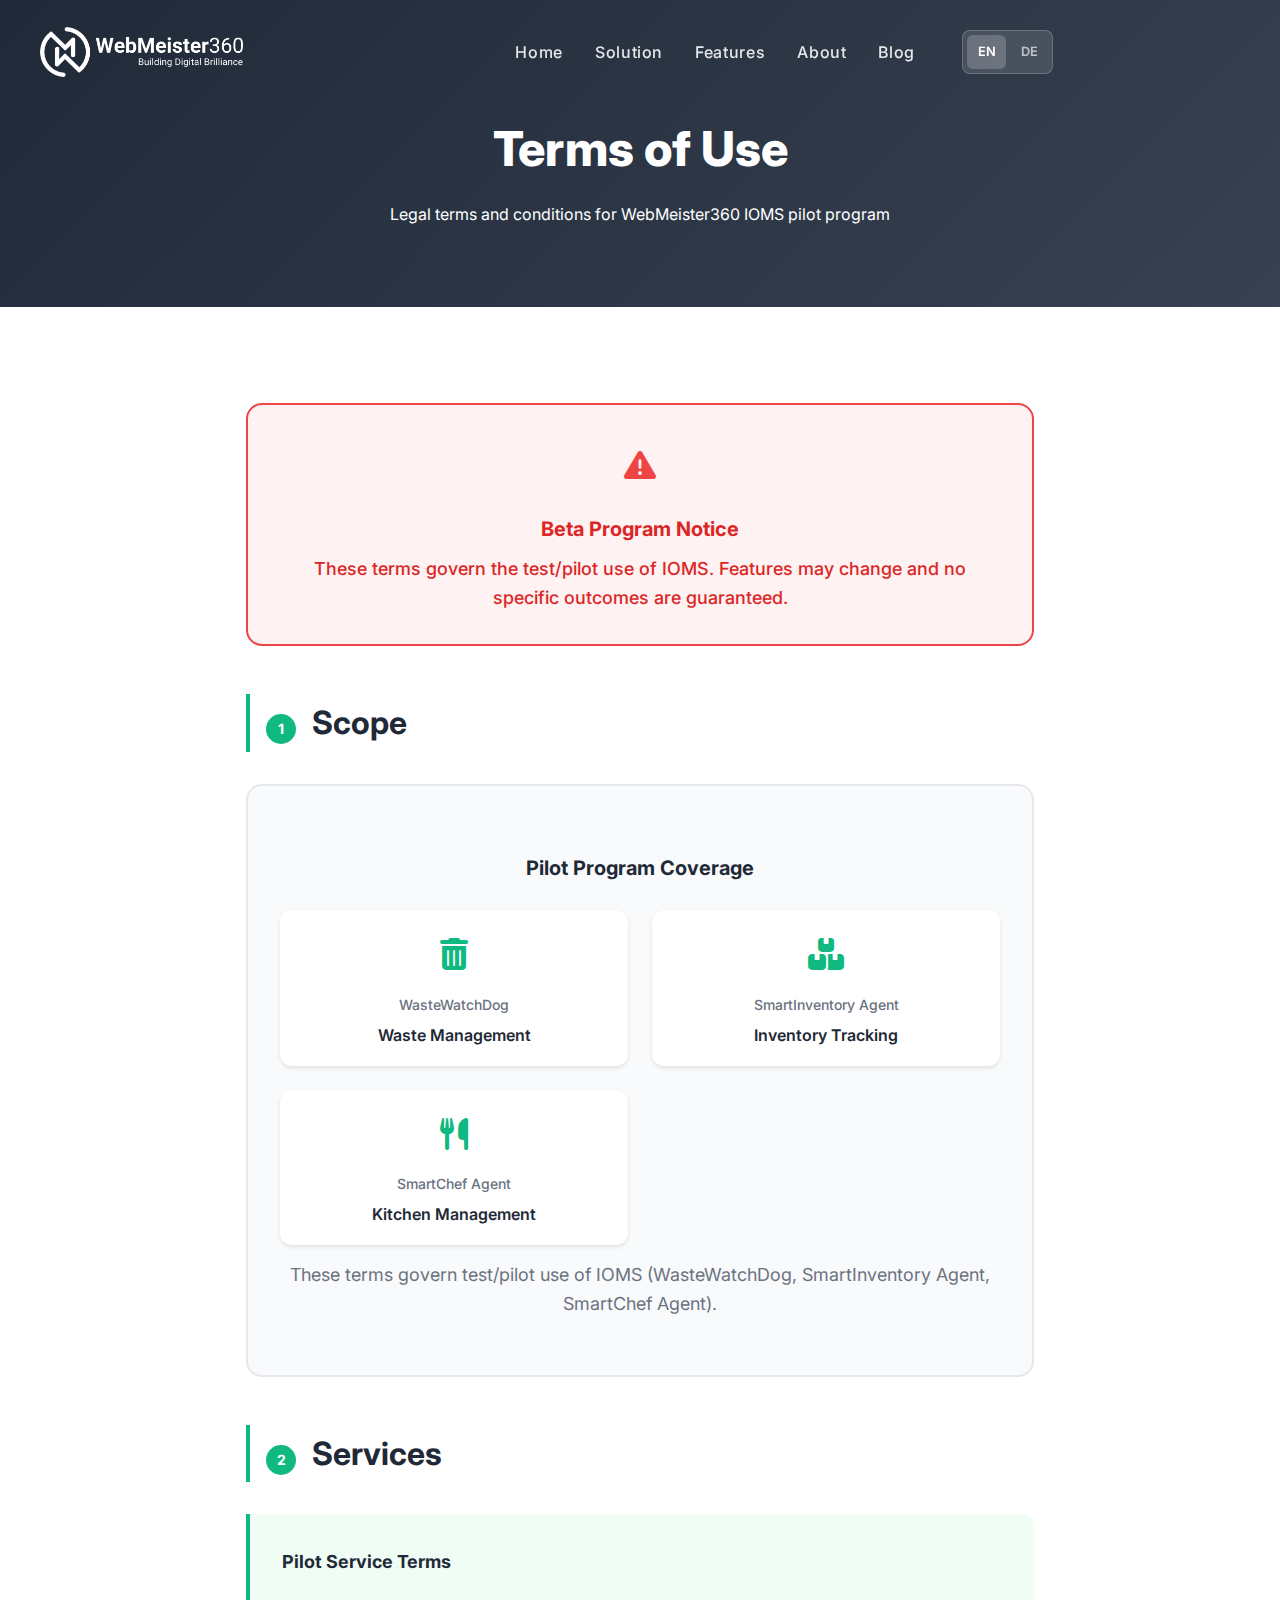
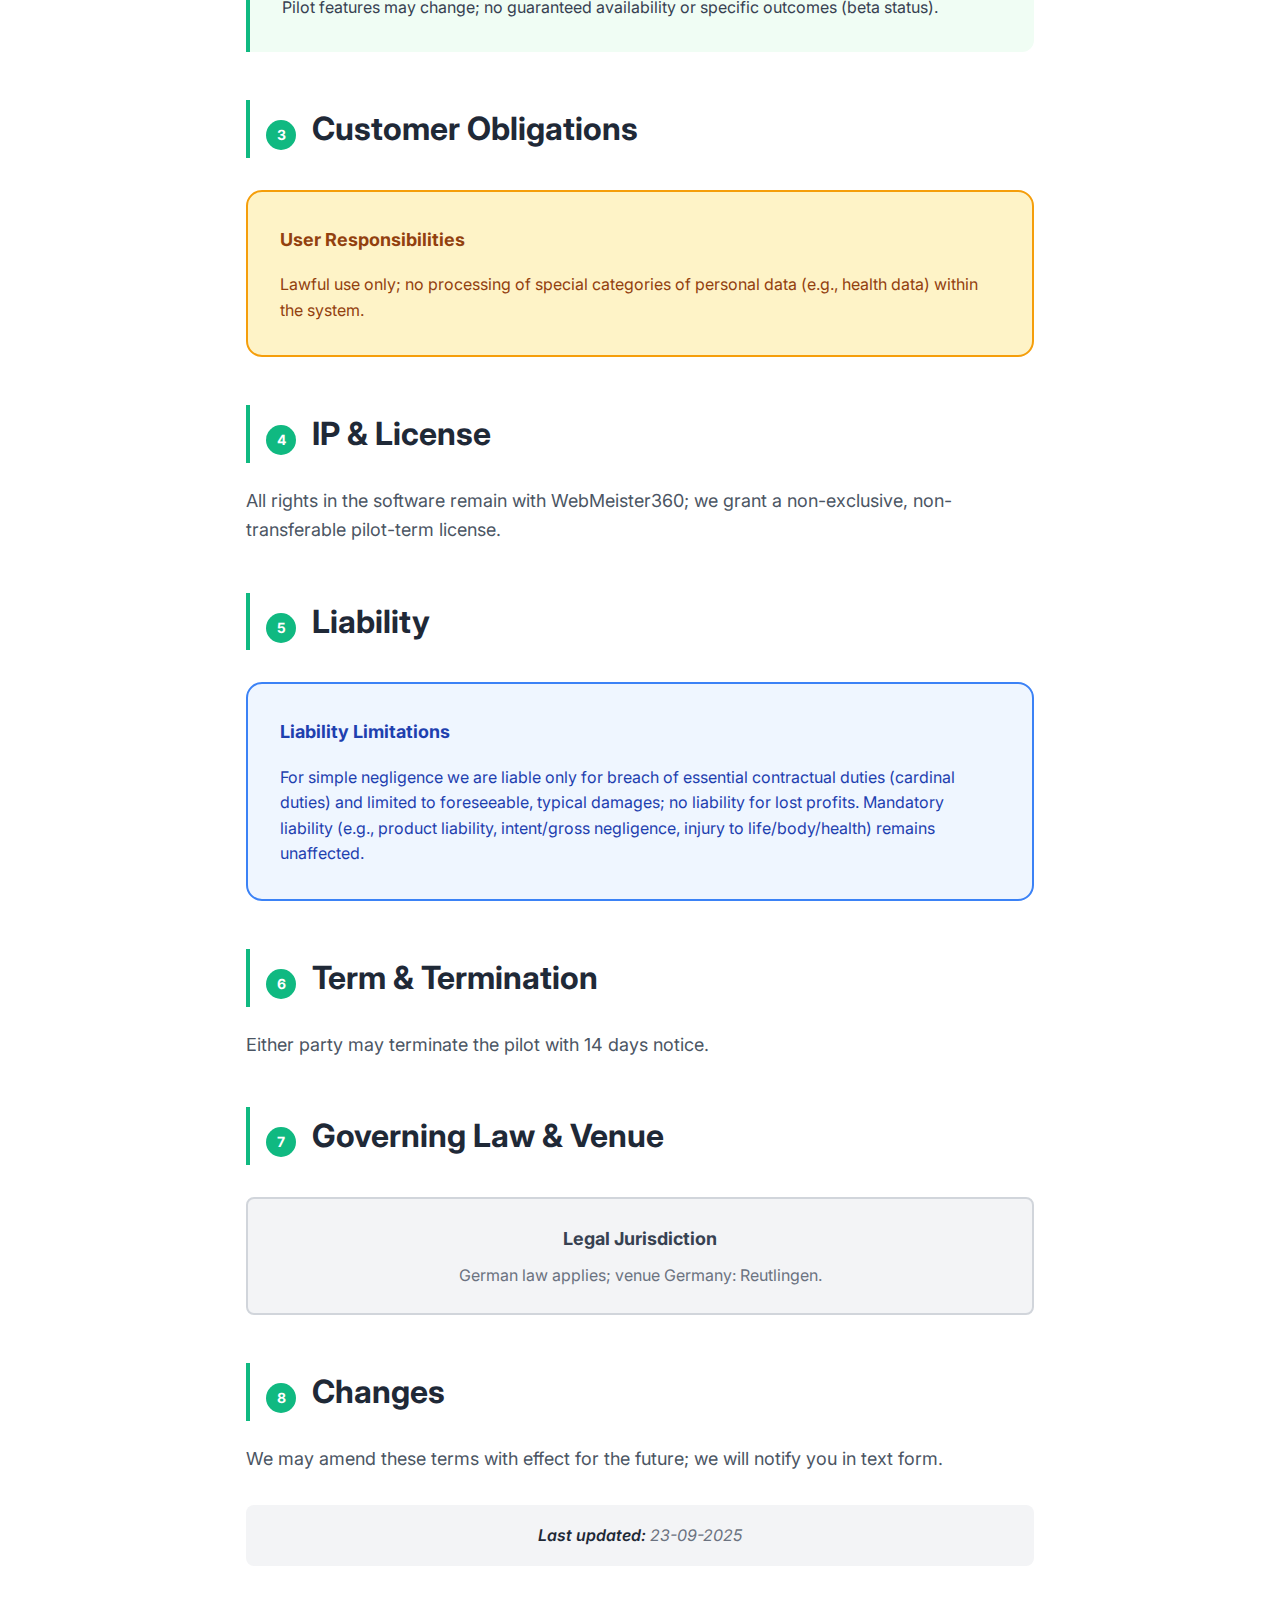
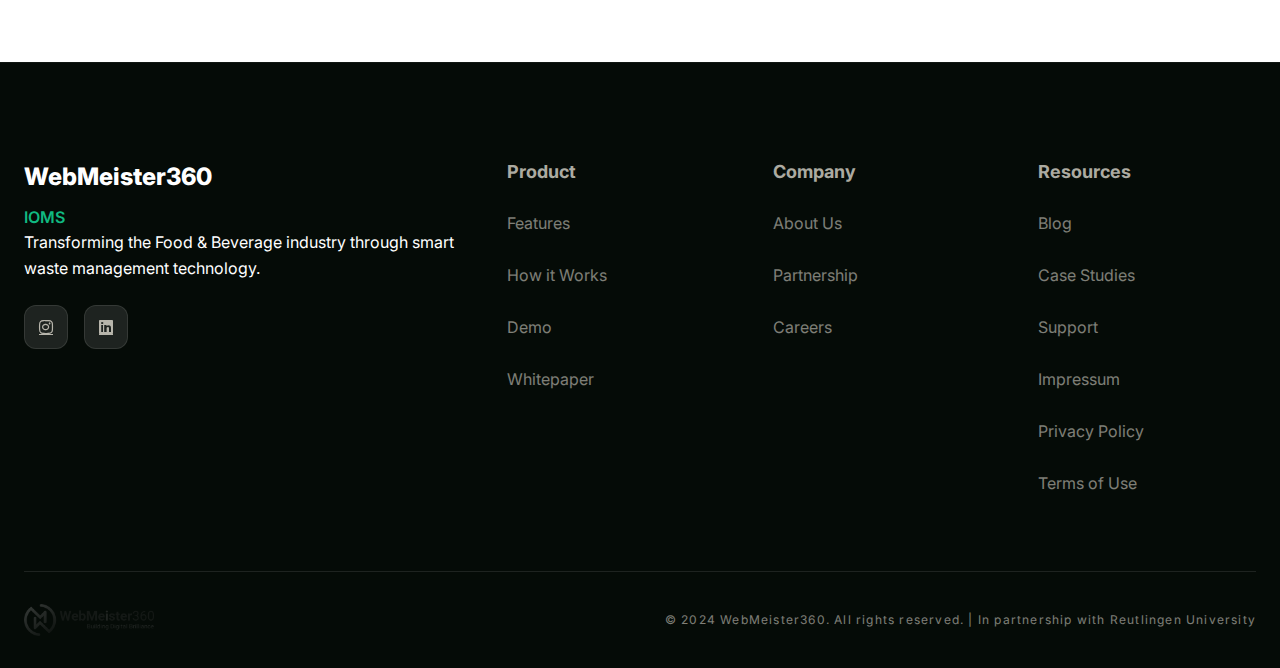
<file: terms-of-use (1).html>
<!DOCTYPE html>
<html lang="en">
<head>
    <meta charset="UTF-8">
    <meta name="viewport" content="width=device-width, initial-scale=1.0, maximum-scale=5.0, user-scalable=yes">
    <title>Terms of Use - WebMeister360 | IOMS Legal Terms</title>
    <meta name="description" content="Terms of Use and legal conditions for WebMeister360 IOMS pilot program - Smart waste management solution terms and conditions.">
    <link rel="stylesheet" href="styles.css">
    <link href="https://fonts.googleapis.com/css2?family=Inter:wght@300;400;500;600;700;800&display=swap" rel="stylesheet">
    <link rel="stylesheet" href="https://cdnjs.cloudflare.com/ajax/libs/font-awesome/6.4.0/css/all.min.css">
    <style>
        /* Terms of Use page specific styles */
        .terms-hero {
            background: linear-gradient(135deg, #1F2937 0%, #374151 100%);
            color: white;
            padding: 120px 0 80px;
            text-align: center;
        }
        
        .terms-hero h1 {
            font-size: 3rem;
            font-weight: 800;
            margin-bottom: 1.5rem;
            line-height: 1.2;
        }
        
        .back-to-home {
            display: inline-flex;
            align-items: center;
            gap: 0.5rem;
            color: #10B981;
            text-decoration: none;
            font-weight: 600;
            margin-bottom: 2rem;
            transition: color 0.3s ease;
        }
        
        .back-to-home:hover {
            color: #059669;
        }
        
        .terms-content {
            max-width: 900px;
            margin: 0 auto;
            padding: 4rem 2rem;
            line-height: 1.8;
        }
        
        .terms-content h2 {
            font-size: 2rem;
            font-weight: 700;
            color: #1F2937;
            margin: 3rem 0 1.5rem;
            border-left: 4px solid #10B981;
            padding-left: 1rem;
        }
        
        .terms-content h3 {
            font-size: 1.5rem;
            font-weight: 600;
            color: #374151;
            margin: 2rem 0 1rem;
        }
        
        .terms-content p {
            margin-bottom: 1.5rem;
            color: #4B5563;
            font-size: 1.125rem;
        }
        
        .terms-content ul {
            margin-bottom: 1.5rem;
            padding-left: 2rem;
        }
        
        .terms-content li {
            margin-bottom: 0.75rem;
            color: #4B5563;
            font-size: 1.125rem;
        }
        
        .terms-content strong {
            color: #1F2937;
            font-weight: 600;
        }
        
        .scope-section {
            background: #F9FAFB;
            border: 2px solid #E5E7EB;
            border-radius: 1rem;
            padding: 2rem;
            margin: 2rem 0;
        }
        
        .scope-section h3 {
            color: #1F2937;
            font-size: 1.25rem;
            font-weight: 700;
            margin-bottom: 1rem;
            text-align: center;
        }
        
        .scope-details {
            display: grid;
            grid-template-columns: repeat(auto-fit, minmax(250px, 1fr));
            gap: 1.5rem;
            margin-top: 1.5rem;
        }
        
        .scope-item {
            text-align: center;
            padding: 1rem;
            background: white;
            border-radius: 0.75rem;
            box-shadow: 0 2px 4px rgba(0,0,0,0.1);
        }
        
        .scope-item .icon {
            font-size: 2rem;
            color: #10B981;
            margin-bottom: 0.5rem;
        }
        
        .scope-item .label {
            font-size: 0.875rem;
            color: #6B7280;
            font-weight: 500;
            margin-bottom: 0.25rem;
        }
        
        .scope-item .value {
            font-size: 1rem;
            color: #1F2937;
            font-weight: 600;
        }
        
        .services-section {
            background: #F0FDF4;
            border-left: 4px solid #10B981;
            padding: 2rem;
            margin: 2rem 0;
            border-radius: 0 0.75rem 0.75rem 0;
        }
        
        .services-section h4 {
            color: #1F2937;
            font-size: 1.125rem;
            font-weight: 700;
            margin-bottom: 1rem;
        }
        
        .services-section p {
            color: #374151;
            margin: 0;
            font-size: 1rem;
        }
        
        .obligations-section {
            background: #FEF3C7;
            border: 2px solid #F59E0B;
            border-radius: 1rem;
            padding: 2rem;
            margin: 2rem 0;
        }
        
        .obligations-section h4 {
            color: #92400E;
            font-size: 1.125rem;
            font-weight: 700;
            margin-bottom: 1rem;
        }
        
        .obligations-section p {
            color: #92400E;
            margin: 0;
            font-size: 1rem;
        }
        
        .liability-section {
            background: #EFF6FF;
            border: 2px solid #3B82F6;
            border-radius: 1rem;
            padding: 2rem;
            margin: 2rem 0;
        }
        
        .liability-section h4 {
            color: #1E40AF;
            font-size: 1.125rem;
            font-weight: 700;
            margin-bottom: 1rem;
        }
        
        .liability-section p {
            color: #1E40AF;
            margin: 0;
            font-size: 1rem;
        }
        
        .governing-law {
            background: #F3F4F6;
            border-radius: 0.5rem;
            padding: 1.5rem;
            margin: 2rem 0;
            text-align: center;
            border: 2px solid #D1D5DB;
        }
        
        .governing-law h4 {
            color: #374151;
            font-size: 1.125rem;
            font-weight: 700;
            margin-bottom: 0.5rem;
        }
        
        .governing-law p {
            color: #6B7280;
            margin: 0;
            font-size: 1rem;
        }
        
        .section-number {
            display: inline-block;
            background: #10B981;
            color: white;
            width: 30px;
            height: 30px;
            border-radius: 50%;
            text-align: center;
            line-height: 30px;
            font-weight: 700;
            margin-right: 1rem;
            font-size: 0.875rem;
        }
        
        .beta-notice {
            background: #FEF2F2;
            border: 2px solid #EF4444;
            border-radius: 1rem;
            padding: 2rem;
            margin: 2rem 0;
            text-align: center;
        }
        
        .beta-notice .icon {
            font-size: 2rem;
            color: #EF4444;
            margin-bottom: 1rem;
        }
        
        .beta-notice h4 {
            color: #DC2626;
            font-size: 1.25rem;
            font-weight: 700;
            margin-bottom: 0.5rem;
        }
        
        .beta-notice p {
            color: #DC2626;
            margin: 0;
            font-weight: 500;
        }
        
        @media (max-width: 768px) {
            .terms-hero h1 {
                font-size: 2rem;
            }
            
            .terms-content {
                padding: 2rem 1rem;
            }
            
            .scope-details {
                grid-template-columns: 1fr;
            }
            
            .section-number {
                width: 25px;
                height: 25px;
                line-height: 25px;
                font-size: 0.75rem;
            }
        }
    </style>
</head>
<body>
    <!-- Navigation -->
    <nav class="navbar" id="navbar">
        <div class="nav-container">
            <div class="nav-logo">
                <img src="public/logo_web.webp" alt="WebMeister360 IOMS" class="logo-image">
            </div>
            <div class="nav-menu" id="nav-menu">
                <a href="index.html" class="nav-link">Home</a>
                <a href="index.html#solution" class="nav-link">Solut<span class="brand-i">i</span>on</a>
                <a href="index.html#features" class="nav-link">Features</a>
                <a href="about.html" class="nav-link">About</a>
                <a href="blog.html" class="nav-link">Blog</a>
                <div class="language-switcher">
                    <a href="terms-of-use.html" class="lang-link active">EN</a>
                    <a href="terms-of-use-de.html" class="lang-link">DE</a>
                </div>
                <a href="waitlist.html" target="_blank" class="cta-button nav-cta" style="text-decoration: none; display: inline-flex; align-items: center;">Join Our Waitlist</a>
            </div>
            <div class="hamburger" id="hamburger">
                <span class="bar"></span>
                <span class="bar"></span>
                <span class="bar"></span>
            </div>
        </div>
    </nav>

    <!-- Terms of Use Hero -->
    <section class="terms-hero">
        <div class="container">
            <h1>Terms of Use</h1>
            <p>Legal terms and conditions for WebMeister360 IOMS pilot program</p>
        </div>
    </section>

    <!-- Terms of Use Content -->
    <article class="terms-content">
        <div class="container">
            <div class="beta-notice">
                <div class="icon"><i class="fas fa-exclamation-triangle"></i></div>
                <h4>Beta Program Notice</h4>
                <p>These terms govern the test/pilot use of IOMS. Features may change and no specific outcomes are guaranteed.</p>
            </div>

            <h2><span class="section-number">1</span>Scope</h2>
            <div class="scope-section">
                <h3>Pilot Program Coverage</h3>
                <div class="scope-details">
                    <div class="scope-item">
                        <div class="icon"><i class="fas fa-trash-alt"></i></div>
                        <div class="label">WasteWatchDog</div>
                        <div class="value">Waste Management</div>
                    </div>
                    <div class="scope-item">
                        <div class="icon"><i class="fas fa-boxes"></i></div>
                        <div class="label">SmartInventory Agent</div>
                        <div class="value">Inventory Tracking</div>
                    </div>
                    <div class="scope-item">
                        <div class="icon"><i class="fas fa-utensils"></i></div>
                        <div class="label">SmartChef Agent</div>
                        <div class="value">Kitchen Management</div>
                    </div>
                </div>
                <p style="text-align: center; margin-top: 1rem; color: #6B7280;">These terms govern test/pilot use of IOMS (WasteWatchDog, SmartInventory Agent, SmartChef Agent).</p>
            </div>

            <h2><span class="section-number">2</span>Services</h2>
            <div class="services-section">
                <h4>Pilot Service Terms</h4>
                <p>Pilot features may change; no guaranteed availability or specific outcomes (beta status).</p>
            </div>

            <h2><span class="section-number">3</span>Customer Obligations</h2>
            <div class="obligations-section">
                <h4>User Responsibilities</h4>
                <p>Lawful use only; no processing of special categories of personal data (e.g., health data) within the system.</p>
            </div>

            <h2><span class="section-number">4</span>IP & License</h2>
            <p>All rights in the software remain with WebMeister360; we grant a non-exclusive, non-transferable pilot-term license.</p>

            <h2><span class="section-number">5</span>Liability</h2>
            <div class="liability-section">
                <h4>Liability Limitations</h4>
                <p>For simple negligence we are liable only for breach of essential contractual duties (cardinal duties) and limited to foreseeable, typical damages; no liability for lost profits. Mandatory liability (e.g., product liability, intent/gross negligence, injury to life/body/health) remains unaffected.</p>
            </div>

            <h2><span class="section-number">6</span>Term & Termination</h2>
            <p>Either party may terminate the pilot with 14 days notice.</p>

            <h2><span class="section-number">7</span>Governing Law & Venue</h2>
            <div class="governing-law">
                <h4>Legal Jurisdiction</h4>
                <p>German law applies; venue Germany: Reutlingen.</p>
            </div>

            <h2><span class="section-number">8</span>Changes</h2>
            <p>We may amend these terms with effect for the future; we will notify you in text form.</p>

            <div style="background: #F3F4F6; border-radius: 0.5rem; padding: 1rem; margin: 2rem 0; text-align: center; font-style: italic; color: #6B7280;">
                <strong>Last updated:</strong> 23-09-2025
            </div>
        </div>
    </article>

    <!-- Footer -->
    <footer class="footer">
        <div class="container">
            <div class="footer-content">
                <div class="footer-section">
                    <div class="footer-logo">
                        <h3>WebMeister360</h3>
                        <span>IOMS</span>
                    </div>
                    <p>Transforming the Food & Beverage industry through smart waste management technology.</p>
                    <div class="social-links">
                        <a href="https://www.instagram.com/webmeister360" target="_blank" rel="noopener noreferrer"><i class="fab fa-instagram"></i></a>
                        <a href="https://www.linkedin.com/company/105503927/" target="_blank" rel="noopener noreferrer"><i class="fab fa-linkedin"></i></a>
                    </div>
                </div>
                <div class="footer-section">
                    <h4>Product</h4>
                    <ul>
                        <li><a href="index.html#features">Features</a></li>
                        <li><a href="index.html#solution">How it Works</a></li>
                        <li><a href="#" onclick="openForm('demo')">Demo</a></li>
                        <li><a href="#" onclick="openForm('whitepaper')">Whitepaper</a></li>
                    </ul>
                </div>
                <div class="footer-section">
                    <h4>Company</h4>
                    <ul>
                        <li><a href="about.html">About Us</a></li>
                        <li><a href="#">Partnership</a></li>
                        <li><a href="#">Careers</a></li>
                    </ul>
                </div>
                <div class="footer-section">
                    <h4>Resources</h4>
                    <ul>
                        <li><a href="blog.html">Blog</a></li>
                        <li><a href="#">Case Studies</a></li>
                        <li><a href="#">Support</a></li>
                        <li><a href="impressum.html">Impressum</a></li>
                        <li><a href="privacy-policy.html">Privacy Policy</a></li>
                        <li><a href="terms-of-use.html">Terms of Use</a></li>
                    </ul>
                </div>
            </div>
            <div class="footer-bottom">
                <div class="footer-logo-muted">
                    <img src="public/logo_web.webp" alt="WebMeister360" class="footer-logo-image">
                </div>
                <div class="footer-legal">
                    <p>&copy; 2024 WebMeister360. All rights reserved. | In partnership with Reutlingen University</p>
                </div>
            </div>
        </div>
    </footer>

    <!-- Forms Modal -->
    <div id="form-modal" class="modal">
        <div class="modal-content">
            <span class="close" onclick="closeForm()">&times;</span>
            <div id="form-container">
                <!-- Forms will be dynamically loaded here -->
            </div>
        </div>
    </div>

    <script src="script.js"></script>
</body>
</html>
</file>
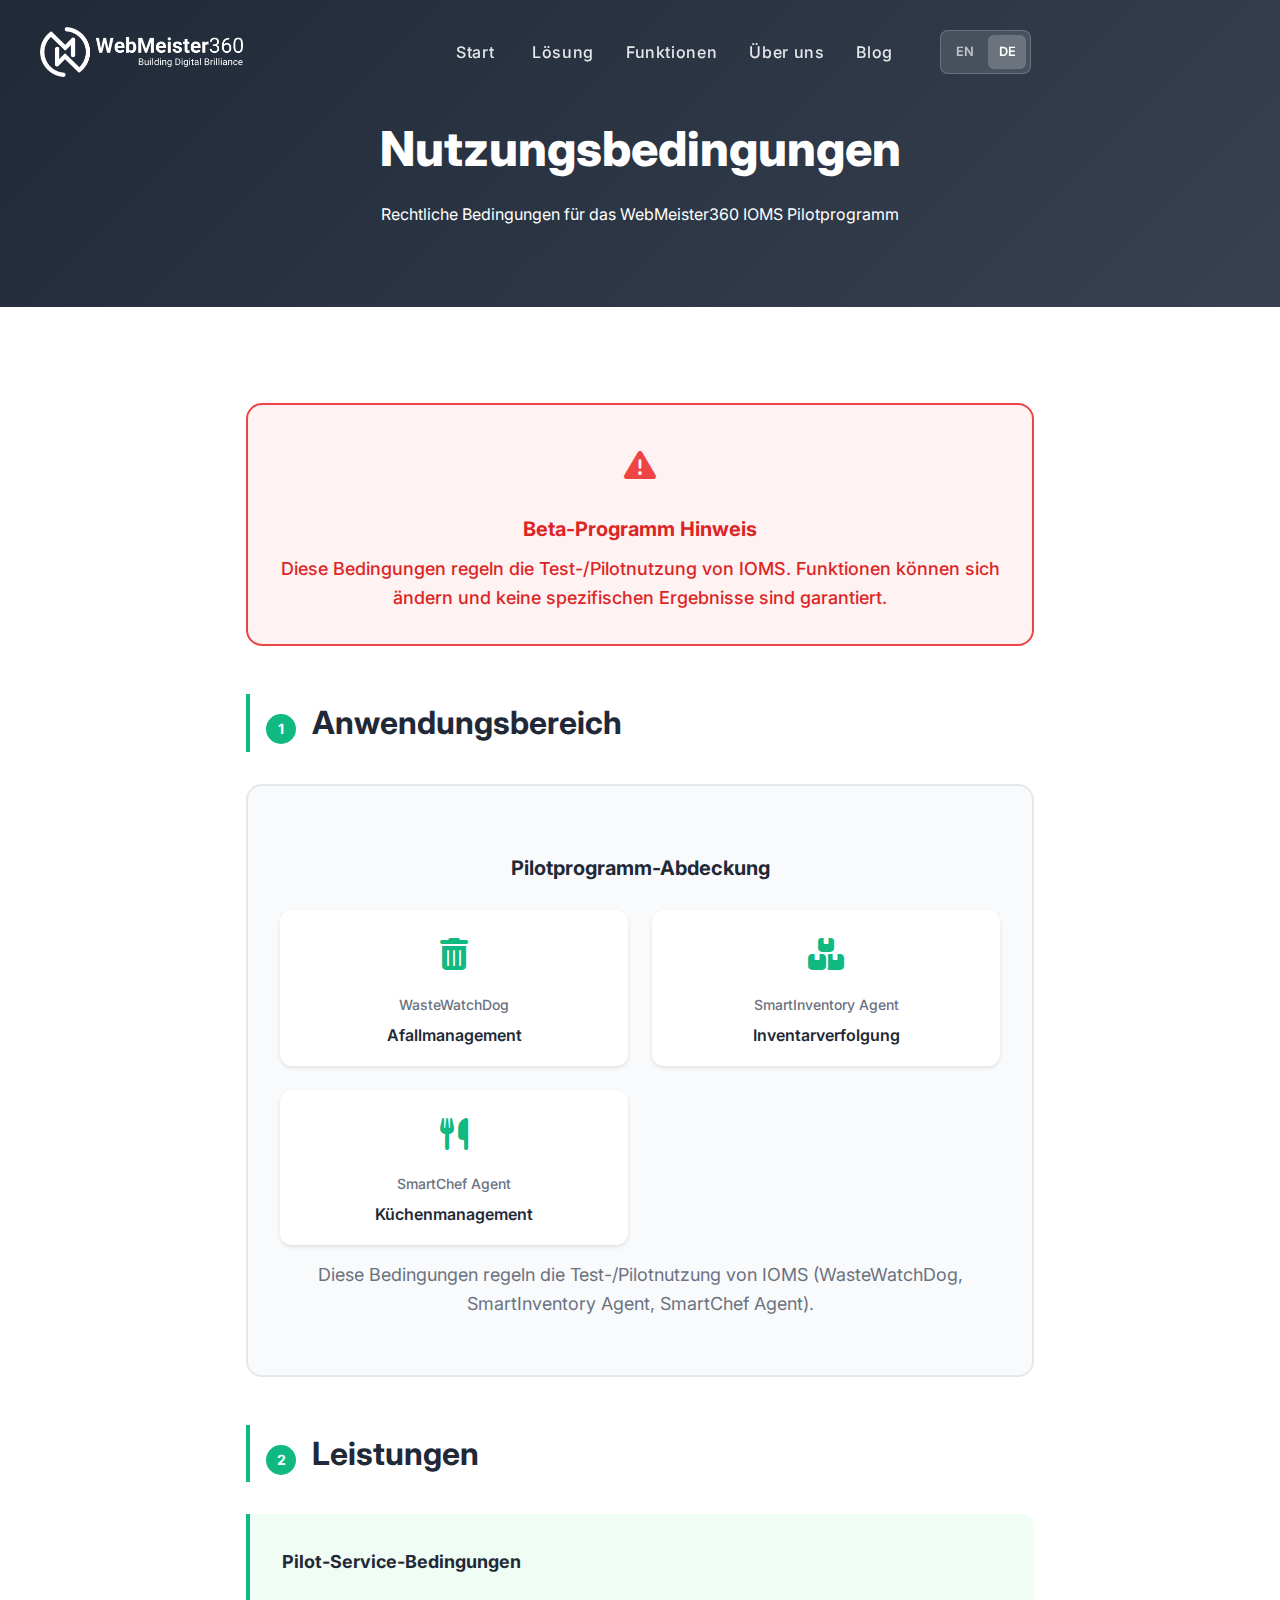
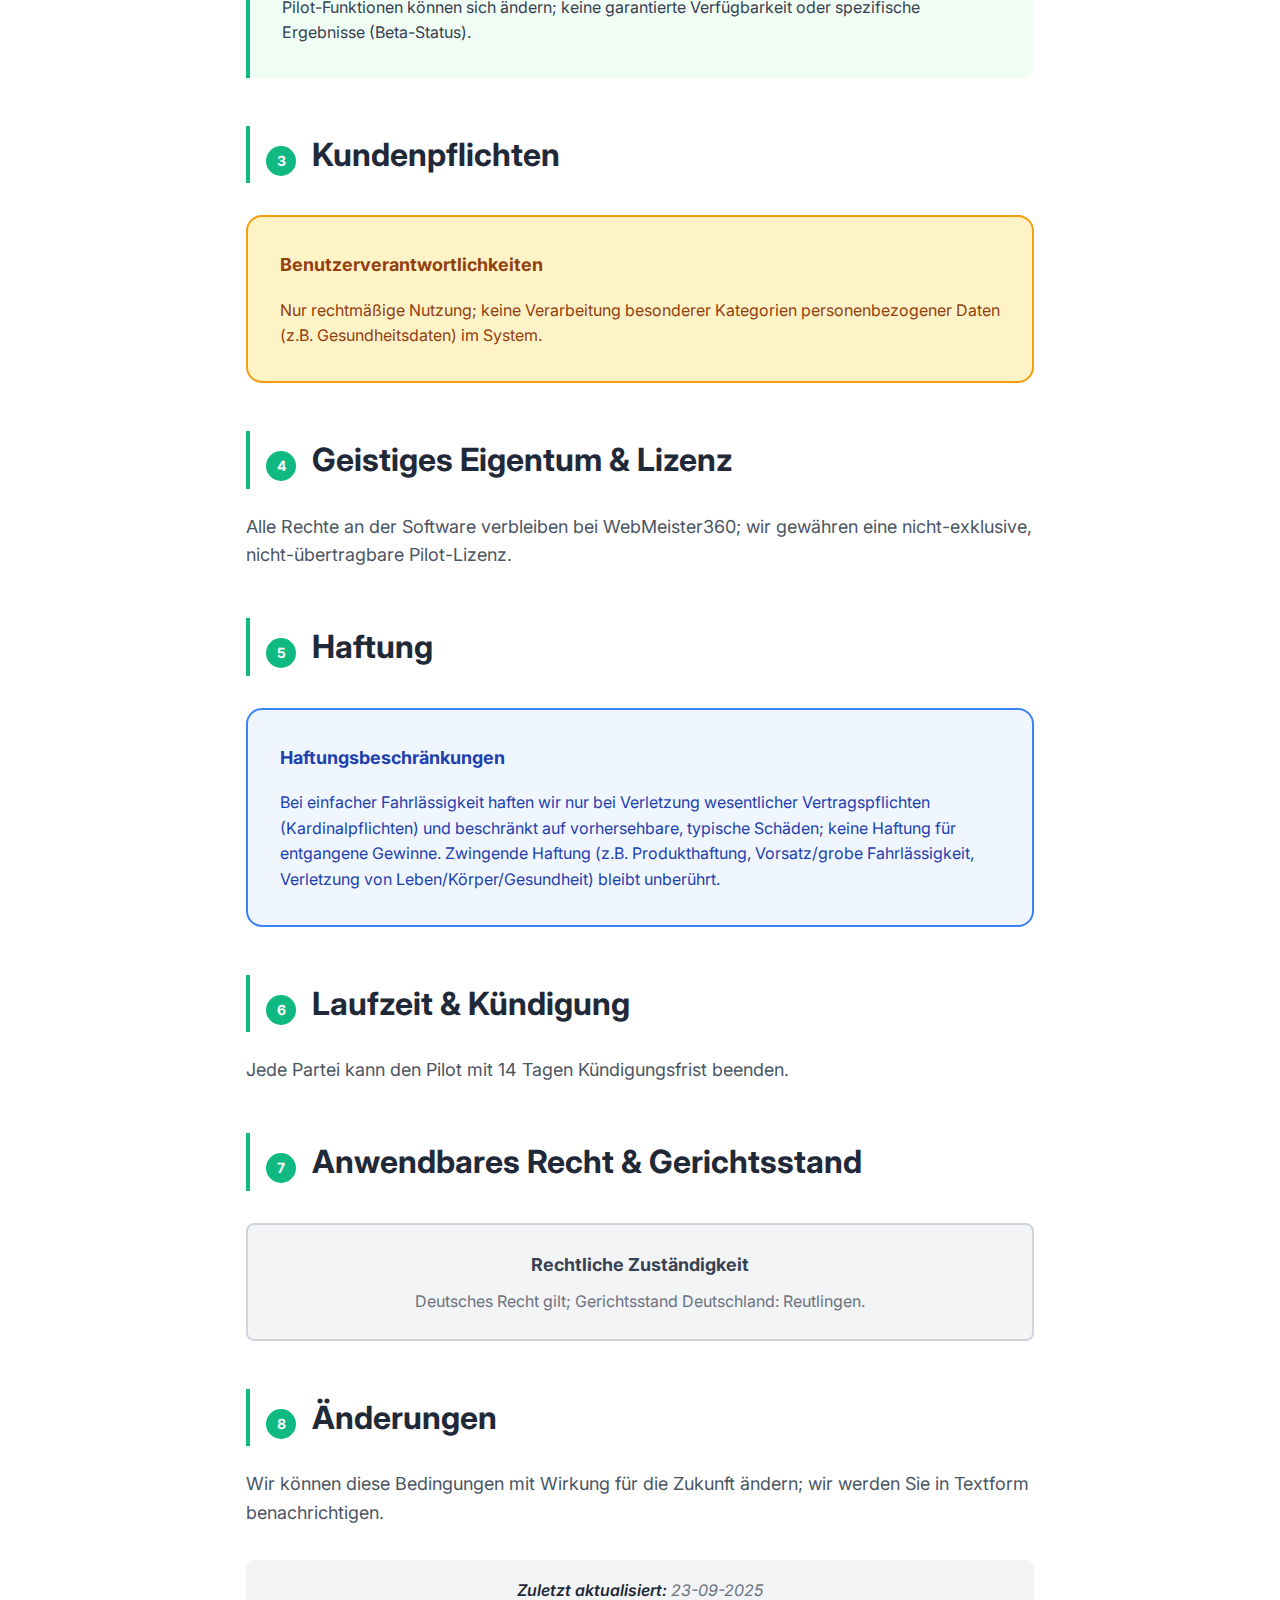
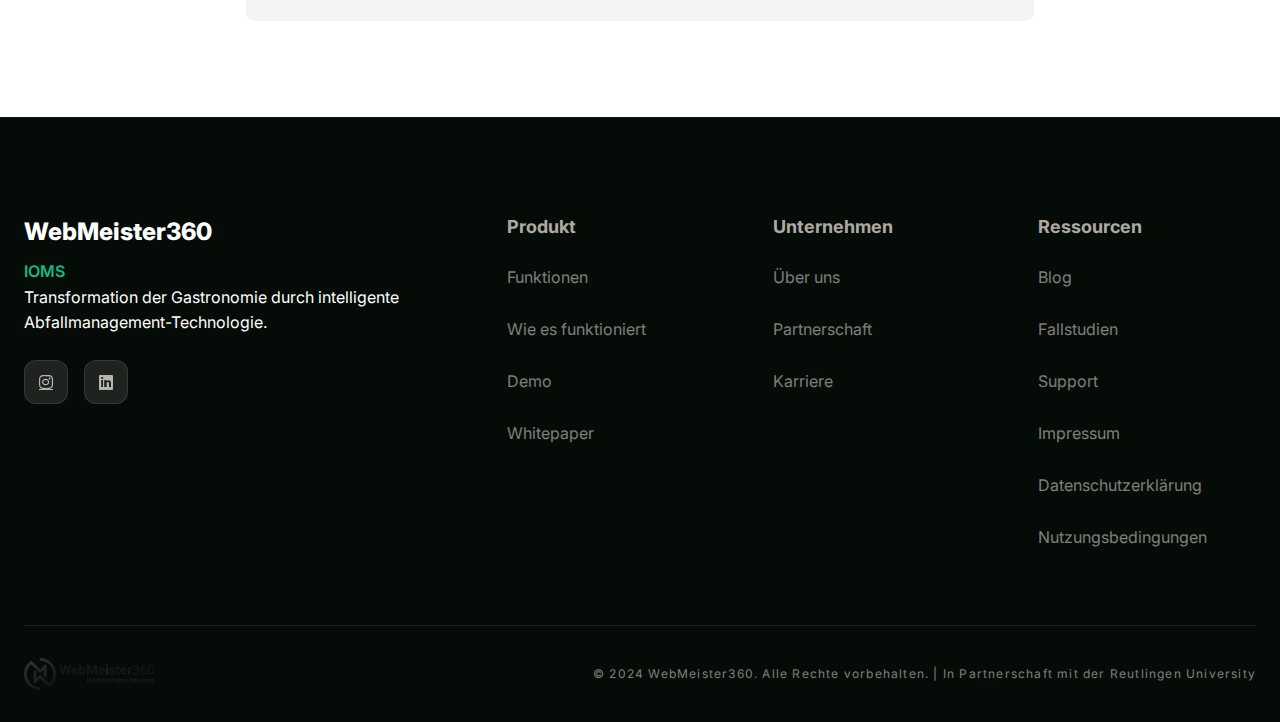
<file: terms-of-use-de.html>
<!DOCTYPE html>
<html lang="de">
<head>
    <meta charset="UTF-8">
    <meta name="viewport" content="width=device-width, initial-scale=1.0, maximum-scale=5.0, user-scalable=yes">
    <title>Nutzungsbedingungen - WebMeister360 | IOMS Rechtliche Bedingungen</title>
    <meta name="description" content="Nutzungsbedingungen und rechtliche Bedingungen für das WebMeister360 IOMS Pilotprogramm - Intelligente Abfallmanagement-Lösung Bedingungen.">
    <link rel="stylesheet" href="styles.css">
    <link href="https://fonts.googleapis.com/css2?family=Inter:wght@300;400;500;600;700;800&display=swap" rel="stylesheet">
    <link rel="stylesheet" href="https://cdnjs.cloudflare.com/ajax/libs/font-awesome/6.4.0/css/all.min.css">
    <style>
        /* Terms of Use page specific styles */
        .terms-hero {
            background: linear-gradient(135deg, #1F2937 0%, #374151 100%);
            color: white;
            padding: 120px 0 80px;
            text-align: center;
        }
        
        .terms-hero h1 {
            font-size: 3rem;
            font-weight: 800;
            margin-bottom: 1.5rem;
            line-height: 1.2;
        }
        
        .back-to-home {
            display: inline-flex;
            align-items: center;
            gap: 0.5rem;
            color: #10B981;
            text-decoration: none;
            font-weight: 600;
            margin-bottom: 2rem;
            transition: color 0.3s ease;
        }
        
        .back-to-home:hover {
            color: #059669;
        }
        
        .terms-content {
            max-width: 900px;
            margin: 0 auto;
            padding: 4rem 2rem;
            line-height: 1.8;
        }
        
        .terms-content h2 {
            font-size: 2rem;
            font-weight: 700;
            color: #1F2937;
            margin: 3rem 0 1.5rem;
            border-left: 4px solid #10B981;
            padding-left: 1rem;
        }
        
        .terms-content h3 {
            font-size: 1.5rem;
            font-weight: 600;
            color: #374151;
            margin: 2rem 0 1rem;
        }
        
        .terms-content p {
            margin-bottom: 1.5rem;
            color: #4B5563;
            font-size: 1.125rem;
        }
        
        .terms-content ul {
            margin-bottom: 1.5rem;
            padding-left: 2rem;
        }
        
        .terms-content li {
            margin-bottom: 0.75rem;
            color: #4B5563;
            font-size: 1.125rem;
        }
        
        .terms-content strong {
            color: #1F2937;
            font-weight: 600;
        }
        
        .scope-section {
            background: #F9FAFB;
            border: 2px solid #E5E7EB;
            border-radius: 1rem;
            padding: 2rem;
            margin: 2rem 0;
        }
        
        .scope-section h3 {
            color: #1F2937;
            font-size: 1.25rem;
            font-weight: 700;
            margin-bottom: 1rem;
            text-align: center;
        }
        
        .scope-details {
            display: grid;
            grid-template-columns: repeat(auto-fit, minmax(250px, 1fr));
            gap: 1.5rem;
            margin-top: 1.5rem;
        }
        
        .scope-item {
            text-align: center;
            padding: 1rem;
            background: white;
            border-radius: 0.75rem;
            box-shadow: 0 2px 4px rgba(0,0,0,0.1);
        }
        
        .scope-item .icon {
            font-size: 2rem;
            color: #10B981;
            margin-bottom: 0.5rem;
        }
        
        .scope-item .label {
            font-size: 0.875rem;
            color: #6B7280;
            font-weight: 500;
            margin-bottom: 0.25rem;
        }
        
        .scope-item .value {
            font-size: 1rem;
            color: #1F2937;
            font-weight: 600;
        }
        
        .services-section {
            background: #F0FDF4;
            border-left: 4px solid #10B981;
            padding: 2rem;
            margin: 2rem 0;
            border-radius: 0 0.75rem 0.75rem 0;
        }
        
        .services-section h4 {
            color: #1F2937;
            font-size: 1.125rem;
            font-weight: 700;
            margin-bottom: 1rem;
        }
        
        .services-section p {
            color: #374151;
            margin: 0;
            font-size: 1rem;
        }
        
        .obligations-section {
            background: #FEF3C7;
            border: 2px solid #F59E0B;
            border-radius: 1rem;
            padding: 2rem;
            margin: 2rem 0;
        }
        
        .obligations-section h4 {
            color: #92400E;
            font-size: 1.125rem;
            font-weight: 700;
            margin-bottom: 1rem;
        }
        
        .obligations-section p {
            color: #92400E;
            margin: 0;
            font-size: 1rem;
        }
        
        .liability-section {
            background: #EFF6FF;
            border: 2px solid #3B82F6;
            border-radius: 1rem;
            padding: 2rem;
            margin: 2rem 0;
        }
        
        .liability-section h4 {
            color: #1E40AF;
            font-size: 1.125rem;
            font-weight: 700;
            margin-bottom: 1rem;
        }
        
        .liability-section p {
            color: #1E40AF;
            margin: 0;
            font-size: 1rem;
        }
        
        .governing-law {
            background: #F3F4F6;
            border-radius: 0.5rem;
            padding: 1.5rem;
            margin: 2rem 0;
            text-align: center;
            border: 2px solid #D1D5DB;
        }
        
        .governing-law h4 {
            color: #374151;
            font-size: 1.125rem;
            font-weight: 700;
            margin-bottom: 0.5rem;
        }
        
        .governing-law p {
            color: #6B7280;
            margin: 0;
            font-size: 1rem;
        }
        
        .section-number {
            display: inline-block;
            background: #10B981;
            color: white;
            width: 30px;
            height: 30px;
            border-radius: 50%;
            text-align: center;
            line-height: 30px;
            font-weight: 700;
            margin-right: 1rem;
            font-size: 0.875rem;
        }
        
        .beta-notice {
            background: #FEF2F2;
            border: 2px solid #EF4444;
            border-radius: 1rem;
            padding: 2rem;
            margin: 2rem 0;
            text-align: center;
        }
        
        .beta-notice .icon {
            font-size: 2rem;
            color: #EF4444;
            margin-bottom: 1rem;
        }
        
        .beta-notice h4 {
            color: #DC2626;
            font-size: 1.25rem;
            font-weight: 700;
            margin-bottom: 0.5rem;
        }
        
        .beta-notice p {
            color: #DC2626;
            margin: 0;
            font-weight: 500;
        }
        
        @media (max-width: 768px) {
            .terms-hero h1 {
                font-size: 2rem;
            }
            
            .terms-content {
                padding: 2rem 1rem;
            }
            
            .scope-details {
                grid-template-columns: 1fr;
            }
            
            .section-number {
                width: 25px;
                height: 25px;
                line-height: 25px;
                font-size: 0.75rem;
            }
        }
    </style>
</head>
<body>
    <!-- Navigation -->
    <nav class="navbar" id="navbar">
        <div class="nav-container">
            <div class="nav-logo">
                <img src="public/logo_web.webp" alt="WebMeister360 IOMS" class="logo-image">
            </div>
            <div class="nav-menu" id="nav-menu">
                <a href="index-de.html" class="nav-link">Start</a>
                <a href="index-de.html#solution" class="nav-link">Lösung</a>
                <a href="index-de.html#features" class="nav-link">Funktionen</a>
                <a href="about-de.html" class="nav-link">Über uns</a>
                <a href="blog-de.html" class="nav-link">Blog</a>
                <div class="language-switcher">
                    <a href="terms-of-use.html" class="lang-link">EN</a>
                    <a href="terms-of-use-de.html" class="lang-link active">DE</a>
                </div>
                <a href="waitlist-de.html" target="_blank" class="cta-button nav-cta" style="text-decoration: none; display: inline-flex; align-items: center;">Warteliste beitreten</a>
            </div>
            <div class="hamburger" id="hamburger">
                <span class="bar"></span>
                <span class="bar"></span>
                <span class="bar"></span>
            </div>
        </div>
    </nav>

    <!-- Terms of Use Hero -->
    <section class="terms-hero">
        <div class="container">
            <h1>Nutzungsbedingungen</h1>
            <p>Rechtliche Bedingungen für das WebMeister360 IOMS Pilotprogramm</p>
        </div>
    </section>

    <!-- Terms of Use Content -->
    <article class="terms-content">
        <div class="container">
            <div class="beta-notice">
                <div class="icon"><i class="fas fa-exclamation-triangle"></i></div>
                <h4>Beta-Programm Hinweis</h4>
                <p>Diese Bedingungen regeln die Test-/Pilotnutzung von IOMS. Funktionen können sich ändern und keine spezifischen Ergebnisse sind garantiert.</p>
            </div>

            <h2><span class="section-number">1</span>Anwendungsbereich</h2>
            <div class="scope-section">
                <h3>Pilotprogramm-Abdeckung</h3>
                <div class="scope-details">
                    <div class="scope-item">
                        <div class="icon"><i class="fas fa-trash-alt"></i></div>
                        <div class="label">WasteWatchDog</div>
                        <div class="value">Afallmanagement</div>
                    </div>
                    <div class="scope-item">
                        <div class="icon"><i class="fas fa-boxes"></i></div>
                        <div class="label">SmartInventory Agent</div>
                        <div class="value">Inventarverfolgung</div>
                    </div>
                    <div class="scope-item">
                        <div class="icon"><i class="fas fa-utensils"></i></div>
                        <div class="label">SmartChef Agent</div>
                        <div class="value">Küchenmanagement</div>
                    </div>
                </div>
                <p style="text-align: center; margin-top: 1rem; color: #6B7280;">Diese Bedingungen regeln die Test-/Pilotnutzung von IOMS (WasteWatchDog, SmartInventory Agent, SmartChef Agent).</p>
            </div>

            <h2><span class="section-number">2</span>Leistungen</h2>
            <div class="services-section">
                <h4>Pilot-Service-Bedingungen</h4>
                <p>Pilot-Funktionen können sich ändern; keine garantierte Verfügbarkeit oder spezifische Ergebnisse (Beta-Status).</p>
            </div>

            <h2><span class="section-number">3</span>Kundenpflichten</h2>
            <div class="obligations-section">
                <h4>Benutzerverantwortlichkeiten</h4>
                <p>Nur rechtmäßige Nutzung; keine Verarbeitung besonderer Kategorien personenbezogener Daten (z.B. Gesundheitsdaten) im System.</p>
            </div>

            <h2><span class="section-number">4</span>Geistiges Eigentum & Lizenz</h2>
            <p>Alle Rechte an der Software verbleiben bei WebMeister360; wir gewähren eine nicht-exklusive, nicht-übertragbare Pilot-Lizenz.</p>

            <h2><span class="section-number">5</span>Haftung</h2>
            <div class="liability-section">
                <h4>Haftungsbeschränkungen</h4>
                <p>Bei einfacher Fahrlässigkeit haften wir nur bei Verletzung wesentlicher Vertragspflichten (Kardinalpflichten) und beschränkt auf vorhersehbare, typische Schäden; keine Haftung für entgangene Gewinne. Zwingende Haftung (z.B. Produkthaftung, Vorsatz/grobe Fahrlässigkeit, Verletzung von Leben/Körper/Gesundheit) bleibt unberührt.</p>
            </div>

            <h2><span class="section-number">6</span>Laufzeit & Kündigung</h2>
            <p>Jede Partei kann den Pilot mit 14 Tagen Kündigungsfrist beenden.</p>

            <h2><span class="section-number">7</span>Anwendbares Recht & Gerichtsstand</h2>
            <div class="governing-law">
                <h4>Rechtliche Zuständigkeit</h4>
                <p>Deutsches Recht gilt; Gerichtsstand Deutschland: Reutlingen.</p>
            </div>

            <h2><span class="section-number">8</span>Änderungen</h2>
            <p>Wir können diese Bedingungen mit Wirkung für die Zukunft ändern; wir werden Sie in Textform benachrichtigen.</p>

            <div style="background: #F3F4F6; border-radius: 0.5rem; padding: 1rem; margin: 2rem 0; text-align: center; font-style: italic; color: #6B7280;">
                <strong>Zuletzt aktualisiert:</strong> 23-09-2025
            </div>
        </div>
    </article>

    <!-- Footer -->
    <footer class="footer">
        <div class="container">
            <div class="footer-content">
                <div class="footer-section">
                    <div class="footer-logo">
                        <h3>WebMeister360</h3>
                        <span>IOMS</span>
                    </div>
                    <p>Transformation der Gastronomie durch intelligente Abfallmanagement-Technologie.</p>
                    <div class="social-links">
                        <a href="https://www.instagram.com/webmeister360" target="_blank" rel="noopener noreferrer"><i class="fab fa-instagram"></i></a>
                        <a href="https://www.linkedin.com/company/105503927/" target="_blank" rel="noopener noreferrer"><i class="fab fa-linkedin"></i></a>
                    </div>
                </div>
                <div class="footer-section">
                    <h4>Produkt</h4>
                    <ul>
                        <li><a href="index-de.html#features">Funktionen</a></li>
                        <li><a href="index-de.html#solution">Wie es funktioniert</a></li>
                        <li><a href="#" onclick="openForm('demo')">Demo</a></li>
                        <li><a href="#" onclick="openForm('whitepaper')">Whitepaper</a></li>
                    </ul>
                </div>
                <div class="footer-section">
                    <h4>Unternehmen</h4>
                    <ul>
                        <li><a href="about-de.html">Über uns</a></li>
                        <li><a href="#">Partnerschaft</a></li>
                        <li><a href="#">Karriere</a></li>
                    </ul>
                </div>
                <div class="footer-section">
                    <h4>Ressourcen</h4>
                    <ul>
                        <li><a href="blog-de.html">Blog</a></li>
                        <li><a href="#">Fallstudien</a></li>
                        <li><a href="#">Support</a></li>
                        <li><a href="impressum-de.html">Impressum</a></li>
                        <li><a href="privacy-policy-de.html">Datenschutzerklärung</a></li>
                        <li><a href="terms-of-use-de.html">Nutzungsbedingungen</a></li>
                    </ul>
                </div>
            </div>
            <div class="footer-bottom">
                <div class="footer-logo-muted">
                    <img src="public/logo_web.webp" alt="WebMeister360" class="footer-logo-image">
                </div>
                <div class="footer-legal">
                    <p>&copy; 2024 WebMeister360. Alle Rechte vorbehalten. | In Partnerschaft mit der Reutlingen University</p>
                </div>
            </div>
        </div>
    </footer>

    <!-- Forms Modal -->
    <div id="form-modal" class="modal">
        <div class="modal-content">
            <span class="close" onclick="closeForm()">&times;</span>
            <div id="form-container">
                <!-- Forms will be dynamically loaded here -->
            </div>
        </div>
    </div>

    <script src="script.js"></script>
</body>
</html>
</file>
<file: styles.css>
/* Reset and Base Styles - Updated 2024-12-12 11:35 */
* {
    margin: 0;
    padding: 0;
    box-sizing: border-box;
}

/* Ensure consistent box-sizing */
*,
*::before,
*::after {
    box-sizing: border-box;
}

/* Prevent horizontal scroll */
html {
    overflow-x: hidden;
    scroll-behavior: smooth;
}

/* Background Scroll-Lock: Body scroll lock when mobile menu is open */
/* Applied via class .menu-open from script – prevents homepage background from shifting
   while the user taps a link, ensuring click-state remains perfectly stable */
body.menu-open {
    overflow: hidden;
    position: fixed;
    width: 100%;
    height: 100%;
    left: 0;
    right: 0;
    touch-action: none;
    -webkit-overflow-scrolling: none;
}

/* Improve touch targets for mobile */
button,
a,
input,
select,
textarea {
    min-height: 44px;
    min-width: 44px;
}

/* Ensure images are responsive */
img {
    max-width: 100%;
    height: auto;
    display: block;
}

/* Mobile-specific text improvements */
@media (max-width: 768px) {
    /* Better text wrapping for German text */
    .hero-title,
    .hero-subtitle,
    .section-header h2,
    .section-header p,
    .stat-label,
    .feature-card h3,
    .feature-card p {
        word-wrap: break-word;
        overflow-wrap: break-word;
        hyphens: auto;
        -webkit-hyphens: auto;
        -ms-hyphens: auto;
        word-break: break-word;
    }

    /* Prevent text overflow */
    .hero-title {
        max-width: 100%;
        overflow-wrap: break-word;
    }

    /* Better spacing for mobile */
    .hero-stats {
        margin: var(--space-lg) 0;
    }

    .hero-stats .stat {
        margin: var(--space-xs) 0;
        text-align: center;
    }

    /* Improve button layout */
    .hero-cta {
        margin-top: var(--space-lg);
    }

    .cta-button {
        margin: var(--space-xs) 0;
    }

    /* Specific improvements for German text */
    .hero-title br {
        display: block;
        margin: 0.2em 0;
    }

    .hero-subtitle br {
        display: block;
        margin: 0.1em 0;
    }

    /* Better stat labels for mobile */
    .stat-label {
        font-size: 0.85rem;
        line-height: 1.2;
        padding: 0 var(--space-xs);
    }

    /* Improve university badge for mobile */
    .hero-badge {
        font-size: 0.8rem;
        padding: var(--space-sm) var(--space-md);
        margin-bottom: var(--space-lg);
    }

    .hero-badge span {
        word-wrap: break-word;
        overflow-wrap: break-word;
    }
}

:root {
    /* Colors */
    --primary-green: #10B981;
    --primary-blue: #3B82F6;
    --primary-dark: #1F2937;
    --primary-light: #F3F4F6;
    --accent-orange: #F59E0B;
    --accent-red: #EF4444;
    --text-primary: #111827;
    --text-secondary: #6B7280;
    --text-light: #9CA3AF;
    --white: #FFFFFF;
    --gray-50: #F9FAFB;
    --gray-100: #F3F4F6;
    --gray-200: #E5E7EB;
    --gray-300: #D1D5DB;
    --gray-400: #9CA3AF;
    --gray-500: #6B7280;
    --gray-600: #4B5563;
    --gray-700: #374151;
    --gray-800: #1F2937;
    --gray-900: #111827;
    
    /* Gradients */
    --gradient-primary: linear-gradient(135deg, #10B981 0%, #3B82F6 100%);
    --gradient-secondary: linear-gradient(135deg, #F59E0B 0%, #EF4444 100%);
    --gradient-text: linear-gradient(135deg, #10B981 0%, #3B82F6 100%);
    
    /* Shadows */
    --shadow-sm: 0 1px 2px 0 rgba(0, 0, 0, 0.05);
    --shadow-md: 0 4px 6px -1px rgba(0, 0, 0, 0.1), 0 2px 4px -1px rgba(0, 0, 0, 0.06);
    --shadow-lg: 0 10px 15px -3px rgba(0, 0, 0, 0.1), 0 4px 6px -2px rgba(0, 0, 0, 0.05);
    --shadow-xl: 0 20px 25px -5px rgba(0, 0, 0, 0.1), 0 10px 10px -5px rgba(0, 0, 0, 0.04);
    
    /* Spacing */
    --space-xs: 0.25rem;
    --space-sm: 0.5rem;
    --space-md: 1rem;
    --space-lg: 1.5rem;
    --space-xl: 2rem;
    --space-2xl: 3rem;
    --space-3xl: 4rem;
    --space-4xl: 6rem;
    
    /* Border Radius */
    --radius-sm: 0.375rem;
    --radius-md: 0.5rem;
    --radius-lg: 0.75rem;
    --radius-xl: 1rem;
    --radius-2xl: 1.5rem;
    
    /* Layout Alignment */
    --alignment-pillar: 10%; /* Invisible Pillar - vertical alignment axis for Logo, Headline, and Primary CTA */
    
    /* Transitions */
    --transition-fast: 0.15s ease-in-out;
    --transition-normal: 0.3s ease-in-out;
    --transition-slow: 0.5s ease-in-out;
}

body {
    font-family: 'Inter', -apple-system, BlinkMacSystemFont, 'Segoe UI', Roboto, sans-serif;
    font-weight: 400; /* Regular weight for maximum legibility */
    line-height: 1.6; /* Maximum readability across all screen sizes */
    color: var(--text-primary);
    background-color: var(--white);
    overflow-x: hidden;
    -webkit-font-smoothing: antialiased;
    -moz-osx-font-smoothing: grayscale;
    text-rendering: optimizeLegibility;
}

/* Standardize body text - Regular weight and line-height for maximum readability */
p {
    font-weight: 400; /* Regular weight instead of Light */
    line-height: 1.6; /* Maximum readability across all screen sizes */
}

.container {
    max-width: 1200px;
    margin: 0 auto;
    padding: 0 var(--space-lg);
}

/* Navigation */
/* Navbar - transparent wrapper */
.navbar {
    position: fixed;
    top: 16px;
    left: 0;
    right: 0;
    width: 100%;
    background: transparent;
    border-bottom: 1px solid transparent;
    box-shadow: none;
    padding: 0;
    z-index: 1000;
    transition: background 0.35s ease, box-shadow 0.35s ease, border-color 0.35s ease, top 0.35s ease;
}

/* Thin accent line at very bottom of navbar */
.navbar::after {
    content: '';
    position: absolute;
    bottom: 0;
    left: 0;
    right: 0;
    height: 2px;
    background: linear-gradient(90deg, transparent 0%, #1B3022 30%, #E34234 70%, transparent 100%);
    opacity: 0;
    transition: opacity 0.35s ease;
}

.navbar.scrolled {
    background: #ffffff;
    border-bottom: 1px solid #E2EAE5;
    box-shadow: 0 4px 28px rgba(0, 0, 0, 0.08);
    top: 0;
}

.navbar.scrolled::after {
    opacity: 0.35;
}

/* hero-nav: unified with main navbar — no dark overrides needed */

/* INNER ROUNDED CONTAINER - Centered, wraps logo + nav + CTA */
.nav-container {
    max-width: 1400px;
    margin: 0 auto;
    padding: 0 40px;
    height: 72px;
    display: flex;
    align-items: center;
    justify-content: space-between;
    background: transparent;
    border-radius: 0;
    backdrop-filter: none;
    box-shadow: none;
    border: none;
}

.nav-logo {
    display: flex;
    align-items: center;
    gap: var(--space-sm);
}

.logo-image {
    height: 50px;
    width: auto;
    max-width: 250px;
    image-rendering: -webkit-optimize-contrast;
    object-fit: contain;
    display: block;
    image-rendering: crisp-edges;
    filter: brightness(0) invert(1);
    transition: filter 0.35s ease;
}

/* Restore original logo colors once scrolled into white navbar */
.navbar.scrolled .logo-image {
    filter: none;
}

.logo-subtitle {
    background: var(--gradient-primary);
    -webkit-background-clip: text;
    -webkit-text-fill-color: transparent;
    background-clip: text;
    font-size: 0.875rem;
    font-weight: 600;
}

.nav-menu {
    display: flex;
    align-items: center;
    gap: 32px; /* 32px spacing between nav items */
}

.nav-link {
    text-decoration: none;
    color: rgba(255, 255, 255, 0.88);
    font-weight: 500;
    letter-spacing: 0.04em;
    transition: color var(--transition-fast);
    position: relative;
    display: inline-flex;
    align-items: center;
    line-height: 1;
}

.nav-link:hover {
    color: #ffffff;
}

.navbar.scrolled .nav-link {
    color: #374151;
}

.navbar.scrolled .nav-link:hover {
    color: #1B3022;
}

.nav-link::after {
    content: '';
    position: absolute;
    bottom: -5px;
    left: 0;
    width: 0;
    height: 2px;
    background: #ffffff;
    transition: var(--transition-fast);
    border-radius: 2px;
}

.navbar.scrolled .nav-link::after {
    background: #1B3022;
}

.nav-link:hover::after {
    width: 100%;
}

/* Language Switcher */
.language-switcher {
    display: flex;
    align-items: center;
    gap: 0.25rem;
    margin: 0 0.5rem;
    padding: 4px;
    background: rgba(255, 255, 255, 0.12);
    border: 1px solid rgba(255, 255, 255, 0.2);
    border-radius: 0.5rem;
    transition: background 0.35s ease, border-color 0.35s ease;
}

.navbar.scrolled .language-switcher {
    background: #E8F0EB;
    border-color: #C8D9CE;
}

.lang-link {
    padding: 0.4rem 0.65rem;
    border-radius: 0.375rem;
    font-size: 0.8rem;
    font-weight: 600;
    text-decoration: none;
    color: rgba(255, 255, 255, 0.65);
    transition: all 0.3s ease;
    min-height: 32px;
    min-width: 36px;
    display: flex;
    align-items: center;
    justify-content: center;
}

.lang-link:hover {
    color: #ffffff;
    background: rgba(255, 255, 255, 0.15);
}

.lang-link.active {
    color: #ffffff;
    background: rgba(255, 255, 255, 0.2);
}

.navbar.scrolled .lang-link {
    color: #6B7280;
}

.navbar.scrolled .lang-link:hover,
.navbar.scrolled .lang-link.active {
    color: #1B3022;
    background: rgba(27, 48, 34, 0.12);
}

.lang-link:focus {
    outline: 2px solid var(--primary-green);
    outline-offset: 2px;
}

.hamburger {
    display: none;
    flex-direction: column;
    cursor: pointer;
    gap: 4px;
}

.bar {
    width: 25px;
    height: 3px;
    background: rgba(255, 255, 255, 0.88);
    transition: var(--transition-fast);
    border-radius: 2px;
}

.navbar.scrolled .bar {
    background: #1B3022;
}

/* CTA Buttons - AAA Accessibility Touch Targets */
.cta-button {
    padding: var(--space-sm) var(--space-lg);
    min-height: 48px; /* AAA accessibility standard - minimum touch target */
    border: none;
    border-radius: var(--radius-lg);
    font-weight: 600;
    font-size: 0.875rem;
    cursor: pointer;
    transition: var(--transition-normal);
    display: inline-flex;
    align-items: center;
    justify-content: center; /* Center content for better touch target */
    gap: var(--space-sm);
    text-decoration: none;
    position: relative;
    overflow: hidden;
}

.cta-button.primary {
    background: #E34234; /* Brand Red/Coral - reserved for primary action buttons */
    color: #FFFFFF; /* white */
    box-shadow: var(--shadow-md);
}

.cta-button.primary:hover {
    background: #B02E23; /* Darker red on hover */
    transform: translateY(-2px);
    box-shadow: var(--shadow-lg);
}

.cta-button.secondary {
    background: transparent;
    color: #1F5631; /* dark green */
    border: 2px solid #1F5631; /* dark green */
}

.cta-button.secondary:hover {
    background: #EAF3EC; /* faint green tint */
    color: #1F5631; /* dark green */
    transform: translateY(-2px);
}

.cta-button.large {
    padding: var(--space-md) var(--space-2xl);
    min-height: 48px; /* AAA accessibility standard */
    font-size: 1rem;
}

/* Nav CTA button - brand red pill in navbar */
.cta-button.nav-cta {
    background: #E34234;
    color: #ffffff;
    padding: 10px 20px;
    min-height: 42px;
    border-radius: 100px;
    font-size: 0.85rem;
    box-shadow: 0 2px 10px rgba(227, 66, 52, 0.35);
}

.cta-button.nav-cta:hover {
    background: #B02E23;
    transform: translateY(-1px);
    box-shadow: 0 4px 18px rgba(227, 66, 52, 0.5);
}

/* Hero Section - World-Class SaaS Interface */
.hero {
    padding: 120px 0 0;
    min-height: 100svh;
    display: flex;
    flex-direction: column;
    background-color: #0D1F13; /* fallback while video loads */
    position: relative;
    overflow: hidden;
    z-index: 3;
}

/* Video background layer */
.hero-video-bg {
    position: absolute;
    inset: 0;
    width: 100%;
    height: 100%;
    object-fit: cover;
    object-position: center center;
    z-index: 0;
    animation: videoFadeIn 1.6s ease forwards;
}

@keyframes videoFadeIn {
    from { opacity: 0; }
    to   { opacity: 1; }
}

/* Dark green gradient overlay on top of video */
.hero-video-overlay {
    position: absolute;
    inset: 0;
    background: linear-gradient(
        135deg,
        rgba(13, 31, 19, 0.92) 0%,
        rgba(13, 31, 19, 0.80) 50%,
        rgba(13, 31, 19, 0.62) 100%
    );
    z-index: 1;
    pointer-events: none;
}

/* Soft Ambient Glow - Large radial gradient in top-right corner */
.hero::before {
    content: '';
    position: absolute;
    top: -20%;
    right: -10%;
    width: 80%;
    height: 80%;
    background: radial-gradient(circle at top right, rgba(227, 66, 52, 0.05) 0%, transparent 70%);
    pointer-events: none;
    z-index: 2;
}

/* Subtle texture overlay */
.hero::after {
    content: '';
    position: absolute;
    top: 0;
    left: 0;
    right: 0;
    bottom: 0;
    background-image: url('data:image/svg+xml,<svg xmlns="http://www.w3.org/2000/svg" width="200" height="200"><filter id="noiseFilter"><feTurbulence type="fractalNoise" baseFrequency="0.9" numOctaves="3" stitchTiles="stitch"/><feColorMatrix type="saturate" values="0"/></filter><rect width="100%" height="100%" filter="url(%23noiseFilter)"/></svg>');
    opacity: 0.03; /* 3% opacity for subtle texture */
    pointer-events: none;
    z-index: 2;
}

.hero-container {
    max-width: 1280px;
    margin: 0 auto;
    padding: 0 clamp(2rem, 5vw, 5rem) clamp(2rem, 3vw, 3rem);
    display: grid;
    grid-template-columns: 1fr 1.05fr;
    gap: clamp(2rem, 4vw, 4rem);
    align-items: center;
    position: relative;
    z-index: 3; /* above video, overlay and texture layers */
    flex: 1;
}

.hero-badge {
    display: inline-flex;
    align-items: center;
    gap: var(--space-sm);
    background: var(--white);
    padding: var(--space-sm) var(--space-md);
    border-radius: var(--radius-xl);
    box-shadow: var(--shadow-sm);
    margin-bottom: var(--space-lg);
    font-size: 0.875rem;
    font-weight: 600;
    color: var(--primary-blue);
}

.hero-badge {
    display: inline-flex;
    align-items: center;
    gap: 8px;
    font-size: 0.8rem;
    font-weight: 600;
    letter-spacing: 0.06em;
    color: rgba(255,255,255,0.85);
    background: rgba(255,255,255,0.1);
    border: 1px solid rgba(255,255,255,0.2);
    padding: 0.45rem 1rem 0.45rem 0.75rem;
    border-radius: 99px;
    margin-bottom: var(--space-lg);
    text-transform: uppercase;
}

.hero-badge-dot {
    display: inline-block;
    width: 8px;
    height: 8px;
    border-radius: 50%;
    background: #4ADE80;
    box-shadow: 0 0 0 3px rgba(74, 222, 128, 0.25);
    animation: statusPulse 2s ease-in-out infinite;
    flex-shrink: 0;
}

.hero-title {
    font-size: clamp(1.8rem, 2.4vw, 2.4rem);
    font-weight: 800;
    line-height: 1.08;
    letter-spacing: -0.04em;
    margin-bottom: 0.75rem;
    color: #E34234;
    hyphens: none;
    -webkit-hyphens: none;
    -ms-hyphens: none;
    word-break: normal;
    overflow-wrap: normal;
}

.title-accent {
    color: #ffffff;
    display: block;
    position: relative;
    width: fit-content;
}

.title-accent::after {
    content: '';
    position: absolute;
    bottom: -4px;
    left: 0;
    width: 100%;
    height: 4px;
    background: #ffffff;
    border-radius: 2px;
    opacity: 0.2;
}

.gradient-text {
    background: var(--gradient-text);
    -webkit-background-clip: text;
    -webkit-text-fill-color: transparent;
    background-clip: text;
}

.hero-subtitle {
    font-size: clamp(0.82rem, 0.9vw, 0.95rem);
    font-weight: 400;
    line-height: 1.55;
    color: rgba(255,255,255,0.65);
    margin-bottom: 1rem;
}

/* Highlight keywords in hero title - Brand Red/Coral for "Problem" and "Gain" emphasis */
.hero-title .highlight-keyword {
    color: #E34234; /* Brand Red/Coral - brightest elements on page */
    margin: 0; /* Remove any default margin */
    padding: 0; /* Remove any default padding */
    display: inline; /* Ensure inline display to prevent spacing issues */
}

/* Kinetic Reveal - Overflow containers for specific words */
.hero-title .kinetic-word-wrapper {
    overflow: hidden;
    display: inline-block;
    will-change: transform;
    vertical-align: baseline; /* Align with baseline to match "Cut" */
    line-height: inherit;
    height: 1.2em; /* Ensure wrapper has height to mask properly */
    margin: 0; /* Remove any default margin */
    padding: 0; /* Remove any default padding */
    font-size: inherit; /* Inherit font size to prevent scaling issues */
}

/* Fix spacing when kinetic-word-wrapper is inside no-break */
.hero-title .no-break .kinetic-word-wrapper {
    margin-left: 0; /* Remove left margin to prevent gap after "Cut" */
    margin-right: 0; /* Remove right margin */
}

.hero-title .kinetic-word-content {
    display: inline-block;
    transform: translateY(40px);
    will-change: transform;
    opacity: 0;
    white-space: pre; /* Preserve spaces */
    color: #E34234; /* Brand Red/Coral - ensures "Problem" and "Gain" are brightest elements */
}

/* Kinetic Reveal - When animated in */
.hero-title .kinetic-word-wrapper.animate-kinetic .kinetic-word-content {
    animation: kinetic-reveal 0.8s cubic-bezier(0.16, 1, 0.3, 1) forwards;
}

/* Prevent line break - keeps "Cut Food Waste," as single line */
.hero-title .no-break {
    white-space: nowrap;
    display: inline-block; /* Allow kinetic animation to work inside */
    margin: 0; /* Remove any default margin */
    padding: 0; /* Remove any default padding */
    vertical-align: baseline; /* Align with baseline to prevent gaps */
    font-size: inherit; /* Inherit font size from parent */
    line-height: inherit; /* Inherit line height from parent */
    letter-spacing: inherit; /* Inherit letter spacing from parent */
}

/* Fix spacing within no-break to prevent gaps */
.hero-title .no-break > * {
    display: inline; /* Ensure child elements are inline to prevent gaps */
    vertical-align: baseline; /* Align with baseline */
}

/* Value Proposition List */
.hero-value-props {
    list-style: none;
    padding: 0;
    margin: 0 0 1rem 0;
    display: flex;
    flex-direction: column;
    gap: 6px;
}

.hero-value-props li {
    display: flex;
    align-items: center;
    gap: 12px;
    padding: 8px 14px;
    background: rgba(255,255,255,0.07);
    border: 1px solid rgba(255,255,255,0.12);
    border-radius: 14px;
    backdrop-filter: blur(8px);
}

.hvp-icon {
    width: 38px;
    height: 38px;
    border-radius: 10px;
    background: rgba(255,255,255,0.15);
    color: #4ADE80;
    display: flex;
    align-items: center;
    justify-content: center;
    font-size: 0.9rem;
    flex-shrink: 0;
}

.hvp-text {
    display: flex;
    flex-direction: column;
    gap: 1px;
}

.hvp-text strong {
    font-size: 0.88rem;
    font-weight: 700;
    color: #ffffff;
}

.hvp-text span {
    font-size: 0.75rem;
    color: rgba(255,255,255,0.5);
    line-height: 1.4;
}

.hero-stats {
    display: grid;
    grid-template-columns: repeat(3, 1fr);
    gap: 8px;
    margin-bottom: 1rem;
}

.hero-stat-card {
    display: flex;
    flex-direction: column;
    align-items: center;
    padding: 10px 8px;
    background: rgba(255,255,255,0.07);
    border: 1px solid rgba(255,255,255,0.12);
    border-radius: 14px;
    text-align: center;
    backdrop-filter: blur(8px);
}

.stat-divider { display: none; }

.stat-number {
    display: block;
    font-size: 1.6rem;
    font-weight: 800;
    color: #4ADE80;
    line-height: 1;
    letter-spacing: -0.03em;
}

.stat-label {
    font-size: 0.72rem;
    color: rgba(255,255,255,0.5);
    font-weight: 500;
    line-height: 1.4;
    margin-top: 6px;
    text-align: center;
}

.hero-cta {
    display: flex;
    flex-wrap: wrap;
    gap: var(--space-md);
    align-items: center;
    margin-bottom: 0;
}

/* Hero section specific CTA button styles */
.hero-cta .cta-button {
    padding: 14px 28px;
    gap: 8px; /* 8px spacing between icon and text */
}

.hero-cta .cta-button i {
    font-size: 16px; /* consistent icon size */
    width: 16px;
    height: 16px;
    display: flex;
    align-items: center;
    justify-content: center;
}

.hero-cta .cta-button.primary {
    background: #E34234; /* Brand Red/Coral - reserved for primary action buttons */
    color: #FFFFFF; /* white */
    box-shadow: var(--shadow-md);
    position: relative;
    overflow: hidden;
    /* CSS custom properties for cursor-tracking radial highlight */
    --highlight-x: 50%;
    --highlight-y: 50%;
}

/* Interactive Signature - Cursor-tracking radial highlight simulates real-world lighting */
.hero-cta .cta-button.primary::before {
    content: '';
    position: absolute;
    top: var(--highlight-y);
    left: var(--highlight-x);
    transform: translate(-50%, -50%);
    width: 200px;
    height: 200px;
    background: radial-gradient(circle, rgba(255, 255, 255, 0.4) 0%, transparent 70%);
    pointer-events: none;
    opacity: 0;
    transition: opacity 0.2s ease;
    border-radius: 50%;
}

.hero-cta .cta-button.primary:hover::before {
    opacity: 1; /* Show highlight on hover - tracks cursor to simulate real-world lighting */
}

.hero-cta .cta-button.primary:hover {
    transform: scale(1.02);
    box-shadow: var(--shadow-lg);
}

/* Ensure button content appears above shimmer */
.hero-cta .cta-button.primary > * {
    position: relative;
    z-index: 1;
}

/* Secondary CTA on dark hero — white outline style */
.hero-cta .cta-button.secondary {
    color: rgba(255, 255, 255, 0.88);
    border: 2px solid rgba(255, 255, 255, 0.35);
    background: transparent;
}

.hero-cta .cta-button.secondary:hover {
    background: rgba(255, 255, 255, 0.1);
    color: #ffffff;
    border-color: rgba(255, 255, 255, 0.65);
    transform: translateY(-2px);
}

/* Secondary Button - Clean Text Link with Play Icon */
.hero-secondary-link {
    display: inline-flex;
    align-items: center;
    gap: var(--space-sm);
    color: #E34234; /* Brand Red */
    text-decoration: none;
    font-weight: 600;
    font-size: 1rem;
    transition: var(--transition-normal);
    padding: var(--space-sm) 0;
    position: relative;
}

.hero-secondary-link i {
    font-size: 1.125rem;
    color: #E34234; /* Brand Red */
}

.hero-secondary-link:hover {
    text-decoration: none;
}

/* 2px Brand Red underline on hover */
.hero-secondary-link::after {
    content: '';
    position: absolute;
    bottom: 0;
    left: 0;
    width: 0;
    height: 2px;
    background: #E34234; /* Brand Red */
    transition: width var(--transition-normal);
}

.hero-secondary-link:hover::after {
    width: 100%;
}

/* Tertiary Link - Video Walkthrough */
.hero-tertiary-link {
    display: inline-flex;
    align-items: center;
    gap: var(--space-sm);
    color: rgba(27, 48, 34, 0.7); /* Muted text color */
    text-decoration: none;
    font-weight: 500;
    font-size: 0.95rem;
    transition: var(--transition-normal);
    padding: var(--space-sm) 0;
    position: relative;
}

.hero-tertiary-link i {
    font-size: 1rem;
    color: rgba(27, 48, 34, 0.7);
}

.hero-tertiary-link:hover {
    color: #1B3022; /* Darker on hover */
    text-decoration: none;
}

.hero-tertiary-link:hover i {
    color: #1B3022;
}

/* Video Lightbox */
.video-lightbox {
    display: none;
    position: fixed;
    top: 0;
    left: 0;
    width: 100%;
    height: 100%;
    background: rgba(0, 0, 0, 0.9);
    z-index: 10000;
    align-items: center;
    justify-content: center;
}

.video-lightbox-content {
    position: relative;
    width: 90%;
    max-width: 1200px;
    padding: 20px;
}

.video-lightbox-close {
    position: absolute;
    top: -40px;
    right: 0;
    color: #FFFFFF;
    font-size: 40px;
    font-weight: 300;
    cursor: pointer;
    line-height: 1;
    transition: opacity 0.3s ease;
    z-index: 10001;
}

.video-lightbox-close:hover {
    opacity: 0.7;
}

.video-lightbox-iframe-container {
    position: relative;
    padding-bottom: 56.25%; /* 16:9 aspect ratio */
    height: 0;
    overflow: hidden;
}

.video-lightbox-iframe-container iframe {
    position: absolute;
    top: 0;
    left: 0;
    width: 100%;
    height: 100%;
}

/* Trust Strip — full-width white marquee bar */
.trust-strip {
    width: 100%;
    background: #ffffff;
    border-top: 1px solid rgba(0,0,0,0.08);
    padding: 22px 0;
    position: relative;
    z-index: 3;
    display: flex;
    align-items: center;
    overflow: hidden;
    margin-bottom: 0;
}

.trust-strip-label-col {
    flex-shrink: 0;
    padding: 0 28px 0 40px;
    border-right: 1px solid rgba(0,0,0,0.14);
    white-space: nowrap;
    z-index: 2;
    background: #ffffff;
}

.trust-logos-label {
    font-size: 0.7rem;
    font-weight: 700;
    text-transform: uppercase;
    letter-spacing: 0.1em;
    color: #9CA3AF;
    white-space: nowrap;
}

.trust-marquee-wrapper {
    flex: 1;
    overflow: hidden;
    mask-image: linear-gradient(to right, transparent 0%, black 5%, black 95%, transparent 100%);
    -webkit-mask-image: linear-gradient(to right, transparent 0%, black 5%, black 95%, transparent 100%);
}

.trust-marquee-track {
    display: flex;
    align-items: center;
    gap: 80px;
    width: max-content;
    animation: marqueeScroll 20s linear infinite;
    padding: 0 40px;
}

.trust-marquee-track:hover {
    animation-play-state: paused;
}

@keyframes marqueeScroll {
    0%   { transform: translateX(0); }
    100% { transform: translateX(-50%); }
}

.trust-logo {
    height: 44px;
    width: auto;
    max-width: 200px;
    object-fit: contain;
    filter: none;
    opacity: 1;
    transition: opacity 0.3s ease;
    display: block;
    flex-shrink: 0;
}

.trust-logo:hover {
    opacity: 0.8;
}

.trust-logo:hover {
    filter: grayscale(0%);
    opacity: 1;
}

.hero-visual {
    display: flex;
    justify-content: center;
    align-items: center;
    margin-top: 0;
    transform: none !important;
    animation: none !important;
    transition: none !important;
}

/* ── Waste Prevention UI Dashboard ─────────────────────────── */
.wp-dashboard {
    background: #ffffff;
    border: 1px solid rgba(27, 48, 34, 0.1);
    border-radius: 18px;
    box-shadow:
        0 4px 24px rgba(0,0,0,0.08),
        0 32px 64px rgba(0,0,0,0.08);
    width: 100%;
    max-width: 460px;
    overflow: hidden;
    animation: none !important;
    transform: none !important;
    transition: none !important;
    font-size: 0.875rem;
}

/* Top bar */
.wp-topbar {
    display: flex;
    justify-content: space-between;
    align-items: center;
    padding: 10px 18px;
    background: #1B3022;
    color: #fff;
}

.wp-app-name {
    font-weight: 700;
    font-size: 0.82rem;
    letter-spacing: 0.02em;
    color: rgba(255,255,255,0.9);
}

.wp-topbar-right {
    display: flex;
    align-items: center;
    gap: 10px;
}

.wp-live-badge {
    display: inline-flex;
    align-items: center;
    gap: 6px;
    background: rgba(255,255,255,0.12);
    border-radius: 20px;
    padding: 4px 12px;
    font-size: 0.82rem;
    font-weight: 600;
    color: #86EFAC;
}

.wp-live-dot {
    width: 8px;
    height: 8px;
    background: #4ADE80;
    border-radius: 50%;
    animation: statusPulse 2s ease-in-out infinite;
}

@keyframes statusPulse {
    0%, 100% { opacity: 1; box-shadow: 0 0 0 0 rgba(74,222,128,0.6); }
    50% { opacity: 0.9; box-shadow: 0 0 0 4px rgba(74,222,128,0); }
}

.wp-date {
    font-size: 0.82rem;
    color: rgba(255,255,255,0.5);
}

/* KPI Row */
.wp-kpi-row {
    display: grid;
    grid-template-columns: repeat(3,1fr);
    border-bottom: 1px solid #F0F0EF;
}

.wp-kpi {
    display: flex;
    align-items: center;
    gap: 8px;
    padding: 10px 12px;
    border-right: 1px solid #F0F0EF;
}

.wp-kpi:last-child { border-right: none; }

.wp-kpi-icon {
    width: 30px;
    height: 30px;
    border-radius: 8px;
    display: flex;
    align-items: center;
    justify-content: center;
    font-size: 0.85rem;
    flex-shrink: 0;
}

.wp-kpi--green .wp-kpi-icon { background: #DCFCE7; color: #16A34A; }
.wp-kpi--amber .wp-kpi-icon  { background: #FEF3C7; color: #D97706; }
.wp-kpi--blue .wp-kpi-icon   { background: #DBEAFE; color: #2563EB; }

.wp-kpi-value {
    font-size: 0.95rem;
    font-weight: 800;
    color: #1B3022;
    line-height: 1.1;
}

.wp-kpi-label {
    font-size: 0.75rem;
    color: #9CA3AF;
    font-weight: 500;
    line-height: 1.3;
    margin-top: 2px;
}

/* Sections */
.wp-section {
    padding: 10px 16px;
}

.wp-section-title {
    display: flex;
    align-items: center;
    gap: 7px;
    font-weight: 700;
    font-size: 0.72rem;
    color: #374151;
    text-transform: uppercase;
    letter-spacing: 0.05em;
    margin-bottom: 8px;
}

.wp-section-title i {
    color: #1B3022;
    font-size: 0.85rem;
}

.wp-section-sub {
    font-weight: 400;
    text-transform: none;
    letter-spacing: 0;
    color: #9CA3AF;
    margin-left: auto;
    font-size: 0.78rem;
}

/* Category bars */
.wp-categories { display: flex; flex-direction: column; gap: 6px; }

.wp-cat-row {
    display: flex;
    align-items: center;
    gap: 9px;
}

.wp-cat-dot {
    width: 9px;
    height: 9px;
    border-radius: 50%;
    flex-shrink: 0;
}

.wp-cat-name {
    font-size: 0.85rem;
    color: #374151;
    width: 120px;
    flex-shrink: 0;
    white-space: nowrap;
    overflow: hidden;
    text-overflow: ellipsis;
}

.wp-bar-track {
    flex: 1;
    height: 8px;
    background: #F3F4F6;
    border-radius: 99px;
    overflow: hidden;
}

.wp-bar-fill {
    height: 100%;
    border-radius: 99px;
    opacity: 0.75;
    transition: width 1s ease;
}

.wp-cat-val {
    font-size: 0.82rem;
    font-weight: 600;
    color: #6B7280;
    width: 44px;
    text-align: right;
    flex-shrink: 0;
}

/* Divider */
.wp-divider {
    height: 1px;
    background: #F0F0EF;
    margin: 0 16px;
}

/* AI Feed */
.wp-feed { display: flex; flex-direction: column; gap: 5px; }

.wp-feed-item {
    display: flex;
    align-items: center;
    gap: 8px;
    padding: 7px 10px;
    background: #FAFAF9;
    border-radius: 10px;
    border: 1px solid #F0F0EF;
    transition: background 0.3s;
}

.wp-feed-item--new {
    background: #F0FDF4;
    border-color: #BBF7D0;
    animation: fadeInRow 0.5s ease;
}

@keyframes fadeInRow {
    from { opacity: 0; transform: translateY(-4px); }
    to   { opacity: 1; transform: translateY(0); }
}

.wp-feed-icon {
    width: 28px;
    height: 28px;
    border-radius: 8px;
    display: flex;
    align-items: center;
    justify-content: center;
    font-size: 0.75rem;
    flex-shrink: 0;
}

.wp-feed-info {
    flex: 1;
    min-width: 0;
    display: flex;
    flex-direction: column;
    gap: 2px;
}

.wp-feed-name {
    font-size: 0.9rem;
    font-weight: 600;
    color: #1F2937;
    white-space: nowrap;
    overflow: hidden;
    text-overflow: ellipsis;
}

.wp-feed-meta {
    font-size: 0.78rem;
    color: #9CA3AF;
}

.wp-feed-time {
    font-size: 0.76rem;
    color: #9CA3AF;
    flex-shrink: 0;
    white-space: nowrap;
}

/* Scan ping dot */
.wp-scan-ping {
    display: inline-block;
    width: 7px;
    height: 7px;
    background: #4ADE80;
    border-radius: 50%;
    margin-left: 4px;
    animation: statusPulse 1.5s ease-in-out infinite;
}

/* Bottom alert */
.wp-alert {
    display: flex;
    align-items: flex-start;
    gap: 8px;
    padding: 10px 16px;
    background: #FFFBEB;
    border-top: 1px solid #FDE68A;
    font-size: 0.76rem;
    color: #92400E;
    line-height: 1.4;
}

.wp-alert i {
    color: #D97706;
    margin-top: 2px;
    font-size: 1rem;
    flex-shrink: 0;
}

.wp-alert strong { color: #92400E; font-weight: 700; }

/* ═══════════════════════════════════════════════════════════
   SHARED EYEBROW PILL — used across all sections
═══════════════════════════════════════════════════════════ */
.problem-eyebrow {
    display: inline-flex;
    align-items: center;
    gap: 8px;
    font-size: 0.72rem;
    font-weight: 700;
    letter-spacing: 0.12em;
    text-transform: uppercase;
    color: #E34234;
    background: rgba(227, 66, 52, 0.1);
    border: 1px solid rgba(227, 66, 52, 0.25);
    border-radius: 100px;
    padding: 6px 14px;
    margin-bottom: 1.5rem;
}
.eyebrow-dot {
    width: 6px;
    height: 6px;
    border-radius: 50%;
    background: #E34234;
    box-shadow: 0 0 8px rgba(227,66,52,0.6);
    animation: statusPulse 2s ease-in-out infinite;
}

/* ═══════════════════════════════════════════════════════════
   PROBLEM SECTION
═══════════════════════════════════════════════════════════ */
/* ═══════════════════════════════════════════════
   PROBLEM SECTION — image + editorial redesign
═══════════════════════════════════════════════ */
.problem-section {
    padding: 5.5rem 0;
    background:
        radial-gradient(ellipse 70% 80% at 75% 50%, rgba(227,66,52,0.07) 0%, transparent 65%),
        linear-gradient(160deg, #172F1C 0%, #1C3823 40%, #142B1A 100%);
    position: relative;
    z-index: 2;
    overflow: hidden;
    min-height: 560px;
    display: flex;
    align-items: center;
}
/* Dot grid — left side only */
.problem-section::before {
    content: '';
    position: absolute;
    inset: 0;
    background-image: radial-gradient(circle, rgba(255,255,255,0.05) 1px, transparent 1px);
    background-size: 36px 36px;
    pointer-events: none;
    z-index: 1;
    mask-image: radial-gradient(ellipse 55% 100% at 15% 50%, black 0%, transparent 100%);
    -webkit-mask-image: radial-gradient(ellipse 55% 100% at 15% 50%, black 0%, transparent 100%);
}
.problem-section::after {
    content: '';
    position: absolute;
    bottom: 0; left: 10%; right: 10%;
    height: 1px;
    background: linear-gradient(90deg, transparent, rgba(227,66,52,0.25), rgba(255,255,255,0.06), rgba(227,66,52,0.25), transparent);
    pointer-events: none; z-index: 1;
}
.problem-section .container { position: relative; z-index: 1; width: 100%; }

/* Right-side image panel — overlay matches bg color at left edge for seamless blend */
.problem-image-panel {
    position: absolute;
    right: 0;
    top: 0;
    bottom: 0;
    width: 58%;
    z-index: 1;
    pointer-events: none;
}
.problem-image {
    width: 100%;
    height: 100%;
    object-fit: cover;
    object-position: center;
    display: block;
}
.problem-image-overlay {
    position: absolute;
    inset: 0;
    background:
        linear-gradient(to right,
            #1C3823 0%,
            #1C3823 2%,
            rgba(23,47,28,0.97) 10%,
            rgba(23,47,28,0.80) 22%,
            rgba(23,47,28,0.45) 40%,
            rgba(23,47,28,0.12) 62%,
            transparent 85%
        ),
        linear-gradient(to top, rgba(14,30,18,0.60) 0%, transparent 40%);
}

/* Left content — max 50% width */
.problem-inner {
    max-width: 520px;
    padding-right: 2rem;
}
.problem-header { margin: 0; }

.problem-label {
    display: inline-flex;
    align-items: center;
    gap: 8px;
    font-size: 0.72rem;
    font-weight: 700;
    letter-spacing: 0.12em;
    text-transform: uppercase;
    color: #E34234;
    background: rgba(227,66,52,0.1);
    border: 1px solid rgba(227,66,52,0.22);
    border-radius: 100px;
    padding: 5px 14px;
    margin-bottom: 1.25rem;
}
.problem-title {
    font-size: clamp(1.9rem, 3vw, 2.8rem);
    font-weight: 800;
    color: #ffffff;
    letter-spacing: -0.04em;
    line-height: 1.12;
    margin-bottom: 0.875rem;
}
.problem-title-accent { color: #E34234; }
.problem-subtitle {
    font-size: 0.92rem;
    color: rgba(255,255,255,0.72);
    line-height: 1.65;
    max-width: 380px;
    margin-bottom: 0;
}

/* Stat rows — editorial horizontal list */
.problem-stats {
    display: flex;
    flex-direction: column;
    margin: 1.75rem 0;
    border-top: 1px solid rgba(255,255,255,0.14);
}
.problem-stat {
    display: flex;
    align-items: center;
    gap: 1.25rem;
    padding: 0.9rem 0;
    border-bottom: 1px solid rgba(255,255,255,0.14);
    background: none;
    backdrop-filter: none;
    -webkit-backdrop-filter: none;
    border-radius: 0;
    box-shadow: none;
    border-left: none;
    border-right: none;
    border-top: none;
    transition: background 0.2s;
}
.problem-stat:hover {
    transform: none;
    box-shadow: none;
    background: rgba(255,255,255,0.025);
    border-top-color: transparent;
    border-bottom-color: rgba(255,255,255,0.08);
    border-color: transparent;
    border-bottom: 1px solid rgba(255,255,255,0.08);
}
.problem-stat-number {
    font-size: clamp(1.6rem, 2.5vw, 2.2rem);
    font-weight: 800;
    color: #ffffff;
    letter-spacing: -0.04em;
    line-height: 1;
    min-width: 110px;
    flex-shrink: 0;
}
.ps-unit {
    font-size: 0.45em;
    font-weight: 700;
    vertical-align: super;
    opacity: 0.65;
}
.problem-stat--featured .problem-stat-number {
    color: #E34234;
    text-shadow: 0 0 30px rgba(227,66,52,0.4);
}
.problem-stat-right {
    flex: 1;
    display: flex;
    flex-direction: column;
    gap: 0.35rem;
}
.problem-stat-label {
    font-size: 0.82rem;
    color: rgba(255,255,255,0.72);
    line-height: 1.35;
}
.problem-stat-bar {
    height: 4px;
    background: rgba(255,255,255,0.12);
    border-radius: 2px;
    overflow: hidden;
    width: 100%;
}
.problem-stat-bar-fill {
    height: 100%;
    background: linear-gradient(90deg, #E34234 0%, #ff7060 100%);
    border-radius: 2px;
    animation: barDraw 1.4s cubic-bezier(0.4, 0, 0.2, 1) 0.6s both;
}
@keyframes barDraw {
    from { clip-path: inset(0 100% 0 0); }
    to   { clip-path: inset(0 0% 0 0); }
}
.problem-stat--featured .problem-stat-bar-fill {
    background: linear-gradient(90deg, #E34234, #ff8070);
    animation-delay: 0.8s;
}
.problem-stat-icon { display: none; }

/* Bottom insight strip */
.problem-bottom-strip {
    display: flex;
    flex-direction: column;
    gap: 0.55rem;
    padding: 0.9rem 1.1rem;
    background: rgba(227,66,52,0.06);
    border: 1px solid rgba(227,66,52,0.2);
    border-left: 3px solid #E34234;
    border-radius: 10px;
    font-size: 0.8rem;
    color: rgba(255,255,255,0.60);
    max-width: 420px;
}
.problem-bottom-strip span { display: flex; align-items: center; gap: 8px; }
.problem-bottom-strip i { color: #E34234; flex-shrink: 0; font-size: 0.82rem; }
.problem-bottom-strip span:last-child { color: rgba(255,255,255,0.90); font-weight: 600; }

/* ═══════════════════════════════════════════════
   SOLUTION SECTION — additions
═══════════════════════════════════════════════ */
.solution-accent {
    color: #E34234;
}
.solution-subtitle {
    font-size: 1.05rem;
    color: rgba(249,244,232,0.5);
    line-height: 1.65;
    max-width: 540px;
    margin: 0.75rem auto 0;
}
.bento-tag {
    display: inline-flex;
    align-items: center;
    font-size: 0.68rem;
    font-weight: 700;
    letter-spacing: 0.1em;
    text-transform: uppercase;
    color: rgba(227,66,52,0.85);
    background: rgba(227,66,52,0.1);
    border: 1px solid rgba(227,66,52,0.2);
    border-radius: 100px;
    padding: 4px 10px;
    margin-bottom: 1rem;
    width: fit-content;
}
.bento-card-footer {
    margin-top: auto;
    padding-top: 1.25rem;
    border-top: 1px solid rgba(255,255,255,0.07);
    font-size: 0.82rem;
    color: rgba(249,244,232,0.4);
    width: 100%;
}
.bento-card-footer strong {
    color: #F9F4E8;
    font-weight: 700;
}

/* ═══════════════════════════════════════════════
   FEATURES SECTION — card-level additions
═══════════════════════════════════════════════ */
.feature-card {
    text-align: left !important;
}
.feature-card-top {
    display: flex;
    justify-content: space-between;
    align-items: flex-start;
    margin-bottom: 1.25rem;
}
.feature-card .feature-icon {
    margin: 0 !important;
}
.feature-tag {
    font-size: 0.68rem;
    font-weight: 700;
    letter-spacing: 0.1em;
    text-transform: uppercase;
    color: rgba(227,66,52,0.85);
    background: rgba(227,66,52,0.1);
    border: 1px solid rgba(227,66,52,0.2);
    border-radius: 100px;
    padding: 4px 10px;
    align-self: flex-start;
    margin-top: 0.3rem;
}
.feature-card-arrow {
    width: 32px;
    height: 32px;
    border-radius: 50%;
    border: 1px solid rgba(255,255,255,0.1);
    display: flex;
    align-items: center;
    justify-content: center;
    color: rgba(255,255,255,0.25);
    font-size: 0.75rem;
    margin-top: 1.5rem;
    transition: all 0.3s ease;
}
.feature-card:hover .feature-card-arrow {
    border-color: #E34234;
    color: #E34234;
    transform: translate(3px, -3px);
}

/* ═══════════════════════════════════════════════
   SOCIAL PROOF — additions
═══════════════════════════════════════════════ */
.sp-accent {
    color: #E34234;
}
.insight-number {
    font-size: 3.5rem;
    font-weight: 800;
    color: rgba(255,255,255,0.04);
    letter-spacing: -0.05em;
    line-height: 1;
    margin-bottom: -1rem;
    font-family: 'Inter', sans-serif;
    user-select: none;
    pointer-events: none;
}
.insight-card--featured {
    border-top: 1px solid rgba(227,66,52,0.35) !important;
    border-left: 1px solid rgba(227,66,52,0.2) !important;
    background: rgba(227,66,52,0.04) !important;
}
.insight-card--featured .insight-icon::before {
    background: rgba(227,66,52,0.2);
    box-shadow: 0 0 20px rgba(227,66,52,0.4);
}

/* ═══════════════════════════════════════════════
   FINAL CTA — additions
═══════════════════════════════════════════════ */
.final-cta-eyebrow {
    font-size: 0.78rem;
    font-weight: 600;
    letter-spacing: 0.1em;
    text-transform: uppercase;
    color: rgba(249,244,232,0.35);
    margin-bottom: 1.5rem;
}
.final-cta-accent {
    color: #E34234;
}
.final-cta h2 {
    margin-bottom: 0 !important;
}
.final-cta-actions {
    display: flex;
    gap: 1rem;
    justify-content: center;
    flex-wrap: wrap;
    margin-top: 2.5rem;
    margin-bottom: 1.5rem;
}
.final-cta-secondary {
    background: transparent;
    color: rgba(249,244,232,0.8);
    border: 1px solid rgba(255,255,255,0.18);
    padding: 1.125rem 2.5rem;
    font-size: 1rem;
    font-weight: 600;
    border-radius: 14px;
    cursor: pointer;
    transition: all 0.3s ease;
    display: inline-flex;
    align-items: center;
    gap: 0.5rem;
    font-family: inherit;
    letter-spacing: -0.01em;
}
.final-cta-secondary:hover {
    border-color: rgba(255,255,255,0.38);
    color: #ffffff;
    background: rgba(255,255,255,0.05);
    transform: translateY(-2px);
}
.final-cta-trust {
    display: flex;
    align-items: center;
    justify-content: center;
    gap: 2rem;
    flex-wrap: wrap;
    font-size: 0.8rem;
    color: rgba(249,244,232,0.3);
    margin-top: 0.25rem;
}
.final-cta-trust i {
    margin-right: 5px;
    color: rgba(249,244,232,0.18);
}

.section-header {
    text-align: center;
    margin-bottom: var(--space-4xl);
    max-width: 800px; /* Max-width for readability */
    margin-left: auto;
    margin-right: auto;
    padding: 1.5rem var(--space-lg) 2rem; /* Added vertical padding for descenders */
}

.section-header h2 {
    font-size: 2.5rem;
    font-weight: 800;
    color: #F9F4E8; /* Brand Cream — high contrast on dark backgrounds */
    letter-spacing: -0.04em;
    margin-bottom: var(--space-lg);
    line-height: 1.3;
    padding-bottom: 0.5rem;
}

.section-header p {
    font-size: 1.25rem;
    font-weight: 400;
    line-height: 1.6;
    color: rgba(249, 244, 232, 0.6); /* Muted Brand Cream */
    max-width: 600px;
    margin: 0 auto;
}

/* Solution Section - Elite Bento Grid Design */
.solution-section {
    padding: 8rem 0;
    background:
        radial-gradient(ellipse 70% 50% at 50% 0%, rgba(30,80,45,0.4) 0%, transparent 60%),
        radial-gradient(ellipse 50% 60% at 90% 80%, rgba(227,66,52,0.07) 0%, transparent 50%),
        linear-gradient(170deg, #091710 0%, #0C1E14 30%, #071410 60%, #0A1A12 100%);
    position: relative;
    overflow: visible;
    z-index: 1;
    --spotlight-x: 50%;
    --spotlight-y: 20%;
}

/* Shadow Anchor - Unified Ambient Occlusion at top edge of dark section */
.solution-section::after {
    content: '';
    position: absolute;
    top: 0;
    left: 0;
    right: 0;
    width: 100%;
    height: 1px;
    background: transparent;
    box-shadow: 0 -100px 150px rgba(5, 11, 7, 0.5); /* Standardized Ambient Occlusion shadow */
    pointer-events: none;
    z-index: 0;
}

.solution-section::before {
    content: '';
    position: absolute;
    inset: 0;
    background-image:
        linear-gradient(rgba(255,255,255,0.035) 1px, transparent 1px),
        linear-gradient(90deg, rgba(255,255,255,0.035) 1px, transparent 1px);
    background-size: 48px 48px;
    pointer-events: none;
    z-index: 1;
    mask-image: radial-gradient(ellipse 90% 70% at 50% 30%, black 30%, transparent 100%);
    -webkit-mask-image: radial-gradient(ellipse 90% 70% at 50% 30%, black 30%, transparent 100%);
}

.solution-section .container {
    position: relative;
    z-index: 2; /* Above shadow anchor (z-index: 0) and spotlight (z-index: 1) */
}

.solution-header {
    text-align: center;
    margin-top: -3rem;
    margin-bottom: var(--space-4xl);
    max-width: 800px;
    margin-left: auto;
    margin-right: auto;
    padding: 1.5rem var(--space-lg) 2rem;
    position: relative;
    z-index: 2;
}

.solution-header h2 {
    font-size: 2.5rem;
    font-weight: 800; /* Bold weight for high-impact editorial look */
    letter-spacing: -0.04em; /* tracking-tighter for modern editorial look */
    color: #F9F4E8; /* Brand Cream */
    margin-bottom: 0;
    letter-spacing: -0.02em; /* tracking-tighter */
    line-height: 1.3;
    padding-bottom: 0.5rem;
}

/* Bento Grid Layout */
.bento-grid {
    display: grid;
    grid-template-columns: repeat(3, 1fr); /* Strict Bento Box grid - 3 columns */
    gap: var(--space-xl); /* Consistent gap spacing */
    max-width: 1200px; /* Standardized max-width */
    margin: 0 auto;
    position: relative;
    z-index: 2;
}

/* Bento Card Base Styles - Premium Glassmorphism */
.bento-card {
    background: linear-gradient(145deg, rgba(255,255,255,0.08) 0%, rgba(255,255,255,0.03) 100%);
    backdrop-filter: blur(25px);
    -webkit-backdrop-filter: blur(25px);
    border: 1px solid rgba(255,255,255,0.1);
    border-top: 1px solid rgba(255,255,255,0.18);
    border-radius: 28px;
    padding: 2.5rem;
    box-shadow: 0 8px 32px rgba(0,0,0,0.35), inset 0 1px 0 rgba(255,255,255,0.07);
    transition: var(--transition-normal);
    display: flex;
    flex-direction: column;
    gap: var(--space-md);
    position: relative;
}

/* Perimeter Stroke - Linear gradient border creating "shimmer" on top edge */
.bento-card::after {
    content: '';
    position: absolute;
    inset: 0;
    border-radius: 32px;
    padding: 1px;
    background: linear-gradient(135deg, rgba(255, 255, 255, 0.15) 0%, transparent 100%);
    -webkit-mask: 
        linear-gradient(#fff 0 0) content-box, 
        linear-gradient(#fff 0 0);
    -webkit-mask-composite: xor;
    mask-composite: exclude;
    pointer-events: none;
    z-index: 0;
}

.bento-card:hover {
    background: rgba(255, 255, 255, 0.05); /* Slightly brightened card background on hover */
    box-shadow: 0 20px 50px rgba(0, 0, 0, 0.5); /* Enhanced glow on hover */
    transform: translateY(-4px);
}

.bento-card:hover::after {
    background: linear-gradient(135deg, rgba(255, 255, 255, 0.25) 0%, transparent 100%); /* Brighter crystal edge on hover */
}

/* Featured Card - Spans 2 columns */
.bento-card.featured-card {
    grid-column: span 2;
}

/* Bento Card Icon - Soft Red Halo Container */
.bento-icon {
    width: 40px;
    height: 40px;
    display: flex;
    align-items: center;
    justify-content: center;
    margin-bottom: var(--space-sm);
    position: relative;
}

/* Soft-Red Halo - 40px circle with glowing light source effect */
.bento-icon::before {
    content: '';
    position: absolute;
    width: 40px;
    height: 40px;
    border-radius: 50%;
    background: rgba(227, 66, 52, 0.1); /* 10% opacity Brand Red/Coral */
    box-shadow: 0 0 20px rgba(227, 66, 52, 0.2); /* Soft red halo glow - makes brand red feel like a glowing light source */
    z-index: 0;
}

.bento-icon i {
    font-size: 1.75rem;
    color: #E34234; /* Brand Red/Coral for icons */
    position: relative;
    z-index: 1;
}

/* Bento Card Typography */
.bento-card h3 {
    font-size: 1.5rem;
    font-weight: 600; /* Semi-bold for feature titles */
    color: #FFFFFF; /* Pure White for feature titles */
    margin-bottom: var(--space-sm);
}

.bento-card p {
    font-size: 0.875rem; /* Slightly smaller text */
    color: rgba(148, 163, 152, 0.5); /* Muted sage-gray at 50% opacity - makes headings pop more */
    line-height: 1.6;
    font-weight: 400;
}

/* Smart Hardware Section - Feature-Split Layout */
.hardware-section {
    padding: 8rem 0;
    background:
        radial-gradient(ellipse 60% 70% at 100% 50%, rgba(227,66,52,0.08) 0%, transparent 55%),
        radial-gradient(ellipse 80% 50% at 0% 100%, rgba(30,80,45,0.3) 0%, transparent 55%),
        radial-gradient(ellipse 50% 50% at 50% 0%, rgba(20,55,30,0.4) 0%, transparent 60%),
        linear-gradient(145deg, #0C1E14 0%, #0A1912 40%, #0E2016 70%, #091510 100%);
    position: relative;
    overflow: visible;
    z-index: 1;
}

/* Compressed Horizon - Sharp but soft fade creates defined horizon line */
.hardware-section::after {
    content: '';
    position: absolute;
    bottom: 0;
    left: 0;
    right: 0;
    height: 50px; /* Reduced by 50% from 100px - compressed horizon */
    background: linear-gradient(to bottom, #030704 90%, rgba(3, 7, 4, 0.4) 95%, transparent 100%); /* Sharp but soft fade - clean break from dark studio to light digital space */
    pointer-events: none;
    z-index: 1;
}

/* Hardware section decorative grid */
.hardware-section::before {
    content: '';
    position: absolute;
    inset: 0;
    background-image: radial-gradient(circle, rgba(255,255,255,0.055) 1px, transparent 1px);
    background-size: 28px 28px;
    pointer-events: none;
    z-index: 1;
    mask-image: radial-gradient(ellipse 70% 80% at 80% 50%, black 30%, transparent 80%);
    -webkit-mask-image: radial-gradient(ellipse 70% 80% at 80% 50%, black 30%, transparent 80%);
}

.hardware-section .container {
    position: relative;
    z-index: 2; /* Above horizon gradient (z-index: 1) and shadow anchor (z-index: 0) */
}

/* 2-Column Layout */
.hardware-content {
    display: grid;
    grid-template-columns: 1fr 1fr;
    gap: var(--space-4xl);
    align-items: center;
    max-width: 1200px;
    margin: 0 auto;
}

/* Column 1: Hardware Visual */
.hardware-visual {
    position: relative;
}

.hardware-image-placeholder {
    position: relative;
    width: 100%;
    aspect-ratio: 3/4;
    min-height: 600px;
    border-radius: 32px;
    overflow: hidden;
    will-change: transform;
    background: linear-gradient(145deg, rgba(30,70,40,0.4) 0%, rgba(15,30,20,0.6) 100%);
    border: 1px solid rgba(255,255,255,0.1);
    border-top: 1px solid rgba(255,255,255,0.2);
    box-shadow: 0 0 80px rgba(30,80,45,0.3), 0 32px 64px rgba(0,0,0,0.5), inset 0 1px 0 rgba(255,255,255,0.1);
}

.hardware-image {
    position: absolute;
    top: 0;
    left: 0;
    width: 100%;
    height: 100%;
    object-fit: contain; /* Show entire image without cropping */
    border-radius: 32px;
    z-index: 1; /* Above glow, below gradient overlay */
}

/* Dark-gray gradient overlay for image */
.image-gradient {
    position: absolute;
    inset: 0;
    background: linear-gradient(135deg, rgba(26, 26, 26, 0.3) 0%, rgba(45, 45, 45, 0.2) 100%); /* Reduced opacity to show image */
    border-radius: 32px;
    z-index: 2; /* Above image, below badges */
    pointer-events: none;
}

/* Brand Green radial glow behind image */
.image-glow {
    position: absolute;
    bottom: -10%;
    left: 50%;
    transform: translateX(-50%);
    width: 80%;
    height: 60%;
    background: radial-gradient(ellipse, rgba(30,100,55,0.45) 0%, rgba(20,60,35,0.2) 40%, transparent 70%);
    pointer-events: none;
    z-index: 0;
    filter: blur(20px);
}

/* Glass Floating Badges */
.hardware-badge {
    position: absolute;
    background: rgba(14,30,18,0.75);
    backdrop-filter: blur(20px);
    -webkit-backdrop-filter: blur(20px);
    border: 1px solid rgba(255,255,255,0.15);
    border-top: 1px solid rgba(255,255,255,0.25);
    border-radius: 16px;
    padding: 0.75rem 1.25rem;
    display: flex;
    align-items: center;
    gap: 0.5rem;
    z-index: 10;
    box-shadow: 0 8px 32px rgba(0,0,0,0.5), inset 0 1px 0 rgba(255,255,255,0.08);
}

/* Top Right: Status Connected Badge */
.status-badge {
    top: 1.5rem;
    right: 1.5rem;
}

.status-dot {
    width: 8px;
    height: 8px;
    border-radius: 50%;
    background: #4ADE80;
    box-shadow: 0 0 8px rgba(74,222,128,0.8), 0 0 16px rgba(74,222,128,0.4);
    flex-shrink: 0;
    animation: statusPulse 2s ease-in-out infinite;
}

.status-badge span {
    color: rgba(255, 255, 255, 0.9);
    font-size: 0.875rem;
    font-weight: 500;
}

/* Bottom Left: Live Weight Badge */
.weight-badge {
    bottom: 1.5rem;
    left: 1.5rem;
    flex-direction: column;
    align-items: flex-start;
    gap: 0.25rem;
}

.weight-label {
    color: rgba(255, 255, 255, 0.6);
    font-size: 0.75rem;
    font-weight: 400;
}

.weight-value {
    color: #F9F4E8; /* Brand Cream */
    font-size: 1.5rem;
    font-weight: 700;
}

/* Column 2: Hardware Text Content */
.hardware-text {
    display: flex;
    flex-direction: column;
    gap: var(--space-lg);
}

.hardware-category {
    font-size: 0.75rem;
    font-weight: 700;
    color: #E34234; /* Brand Red */
    letter-spacing: 0.1em;
    text-transform: uppercase;
    margin-bottom: var(--space-xs);
}

.hardware-text h2 {
    font-size: 2.5rem;
    font-weight: 800; /* Bold weight for high-impact editorial look */
    letter-spacing: -0.04em; /* tracking-tighter for modern editorial look */
    color: #F9F4E8; /* Brand Cream */
    margin-bottom: var(--space-md);
    line-height: 1.2;
}

.hardware-description {
    font-size: 1.125rem;
    color: rgba(148, 163, 152, 0.7);
    line-height: 1.6;
    margin-bottom: var(--space-lg);
}

/* Feature Grid: Micro-Cards */
.hardware-features-grid {
    display: grid;
    grid-template-columns: repeat(2, 1fr); /* Strict Bento Box grid - 2 columns for hardware micro-cards */
    gap: var(--space-xl); /* Standardized gap to match Bento Grid */
    margin-bottom: var(--space-xl);
}

.hardware-micro-card {
    background: linear-gradient(135deg, rgba(255,255,255,0.08) 0%, rgba(255,255,255,0.03) 100%);
    backdrop-filter: blur(20px);
    -webkit-backdrop-filter: blur(20px);
    border: 1px solid rgba(255,255,255,0.1);
    border-top: 1px solid rgba(255,255,255,0.18);
    border-radius: 16px;
    padding: var(--space-lg);
    display: flex;
    align-items: center;
    gap: var(--space-md);
    transition: var(--transition-normal);
    box-shadow: 0 4px 16px rgba(0,0,0,0.25), inset 0 1px 0 rgba(255,255,255,0.07);
}

.hardware-micro-card:hover {
    background: linear-gradient(135deg, rgba(255,255,255,0.12) 0%, rgba(255,255,255,0.06) 100%);
    transform: translateY(-3px);
    border-color: rgba(227,66,52,0.3);
    box-shadow: 0 8px 24px rgba(0,0,0,0.35), inset 0 1px 0 rgba(255,255,255,0.1);
}

.micro-card-icon {
    width: 32px;
    height: 32px;
    display: flex;
    align-items: center;
    justify-content: center;
    position: relative;
}

.micro-card-icon::before {
    content: '';
    position: absolute;
    width: 32px;
    height: 32px;
    border-radius: 50%;
    background: rgba(227, 66, 52, 0.1);
    box-shadow: 0 0 16px rgba(227, 66, 52, 0.2);
    z-index: 0;
}

.micro-card-icon i {
    font-size: 1.125rem;
    color: #E34234; /* Brand Red */
    position: relative;
    z-index: 1;
}

.hardware-micro-card span {
    color: rgba(255, 255, 255, 0.9);
    font-size: 0.875rem;
    font-weight: 500;
}

/* Checkmark List */
.hardware-checklist {
    list-style: none;
    padding: 0;
    margin: 0;
    display: flex;
    flex-direction: column;
    gap: var(--space-md);
}

.hardware-checklist li {
    display: flex;
    align-items: center;
    gap: var(--space-sm);
    color: rgba(255, 255, 255, 0.8);
    font-size: 1rem;
    line-height: 1.5;
}

.hardware-checklist li i {
    color: #4ADE80; /* Bright green checkmarks — clearly visible on dark backgrounds */
    font-size: 1rem;
    flex-shrink: 0;
}

.system-diagram {
    position: relative;
    width: 100%;
    max-width: 600px;
    height: 500px;
    margin: 0 auto;
}

.system-component {
    position: absolute;
    width: 100px;
    height: 100px;
    background: var(--white);
    border-radius: var(--radius-xl);
    box-shadow: var(--shadow-lg);
    display: flex;
    flex-direction: column;
    align-items: center;
    justify-content: center;
    gap: var(--space-xs);
    font-size: 0.875rem;
    font-weight: 600;
    color: var(--text-primary);
    transition: var(--transition-normal);
    border: 3px solid transparent;
    text-align: center;
}

.system-component:hover {
    transform: scale(1.1);
    box-shadow: var(--shadow-xl);
    border-color: var(--primary-green);
}

.system-component span {
    font-size: 0.875rem;
    font-weight: 700;
    line-height: 1.2;
}

.component-subtitle,
.hub-subtitle {
    font-size: 0.75rem;
    opacity: 0.8;
    font-weight: 500;
    line-height: 1.2;
}

/* Central AI Hub */
.system-component.central-hub {
    top: 50%;
    left: 50%;
    transform: translate(-50%, -50%);
    background: var(--gradient-primary);
    color: var(--white);
    width: 120px;
    height: 120px;
    z-index: 10;
    animation: pulse 3s infinite;
}

@keyframes pulse {
    0%, 100% { box-shadow: 0 0 0 0 rgba(16, 185, 129, 0.4); }
    50% { box-shadow: 0 0 0 20px rgba(16, 185, 129, 0); }
}

/* POS System */
.system-component.pos {
    top: 20px;
    left: 50%;
    transform: translateX(-50%);
    background: var(--gradient-primary);
    color: var(--white);
}

/* Smart Inventory */
.system-component.inventory {
    top: 50%;
    left: 20px;
    transform: translateY(-50%);
    background: var(--gradient-secondary);
    color: var(--white);
}

/* IoT Sensors */
.system-component.hardware {
    top: 50%;
    right: 20px;
    transform: translateY(-50%);
    background: var(--gradient-primary);
    color: var(--white);
}

/* Mobile App */
.system-component.mobile {
    top: 20px;
    right: 20px;
    background: var(--gradient-secondary);
    color: var(--white);
}

/* Analytics Dashboard */
.system-component.dashboard {
    bottom: 20px;
    left: 50%;
    transform: translateX(-50%);
    background: var(--gradient-secondary);
    color: var(--white);
}

/* Smart Bins */
.system-component.waste-bins {
    bottom: 20px;
    right: 20px;
    background: var(--gradient-primary);
    color: var(--white);
}

/* Connection Lines */
.connection-lines {
    position: absolute;
    top: 0;
    left: 0;
    right: 0;
    bottom: 0;
    pointer-events: none;
    z-index: 1;
}

.connection-line {
    position: absolute;
    background: linear-gradient(90deg, var(--primary-green), var(--primary-blue));
    border-radius: 2px;
    opacity: 0.6;
    animation: dataFlow 3s infinite;
}

.connection-line.pos-to-hub {
    top: 120px;
    left: 50%;
    width: 2px;
    height: 80px;
    transform: translateX(-50%);
}

.connection-line.inventory-to-hub {
    top: 50%;
    left: 120px;
    width: 80px;
    height: 2px;
    transform: translateY(-50%);
}

.connection-line.sensors-to-hub {
    top: 50%;
    right: 120px;
    width: 80px;
    height: 2px;
    transform: translateY(-50%);
}

.connection-line.mobile-to-hub {
    top: 120px;
    right: 120px;
    width: 2px;
    height: 80px;
    transform: rotate(45deg);
    transform-origin: top left;
}

.connection-line.dashboard-to-hub {
    bottom: 120px;
    left: 50%;
    width: 2px;
    height: 80px;
    transform: translateX(-50%);
}

.connection-line.waste-to-sensors {
    bottom: 120px;
    right: 120px;
    width: 2px;
    height: 60px;
    transform: rotate(-45deg);
    transform-origin: bottom right;
}


/* Data Flow Indicators */
.data-flow {
    position: absolute;
    top: 0;
    left: 0;
    right: 0;
    bottom: 0;
    pointer-events: none;
    z-index: 2;
}

.flow-arrow {
    position: absolute;
    width: 0;
    height: 0;
    border-left: 5px solid transparent;
    border-right: 5px solid transparent;
    border-bottom: 8px solid var(--primary-green);
    animation: flowMove 2s infinite;
}

.pos-flow {
    top: 100px;
    left: 50%;
    transform: translateX(-50%);
    animation-delay: 0s;
}

.inventory-flow {
    top: 50%;
    left: 100px;
    transform: translateY(-50%) rotate(90deg);
    animation-delay: 0.5s;
}

.sensors-flow {
    top: 50%;
    right: 100px;
    transform: translateY(-50%) rotate(-90deg);
    animation-delay: 1s;
}

@keyframes dataFlow {
    0%, 100% { opacity: 0.3; }
    50% { opacity: 0.8; }
}

@keyframes flowMove {
    0%, 100% { transform: translateX(-50%) translateY(0); opacity: 0; }
    50% { transform: translateX(-50%) translateY(20px); opacity: 1; }
}

/* Responsive adjustments */
@media (max-width: 768px) {
    .system-diagram {
        max-width: 400px;
        height: 400px;
    }
    
    .system-component {
        width: 80px;
        height: 80px;
        font-size: 0.75rem;
    }
    
    .system-component.central-hub {
        width: 100px;
        height: 100px;
    }
    
    .component-subtitle,
    .hub-subtitle {
        font-size: 0.7rem;
    }
}

/* How It Works */
.how-it-works {
    padding: var(--space-4xl) 0;
    background: var(--white);
}

.steps {
    display: grid;
    grid-template-columns: repeat(auto-fit, minmax(300px, 1fr));
    gap: var(--space-2xl);
}

.step {
    text-align: center;
    padding: var(--space-xl);
    position: relative;
}

.step-number {
    width: 60px;
    height: 60px;
    background: var(--gradient-primary);
    color: var(--white);
    border-radius: 50%;
    display: flex;
    align-items: center;
    justify-content: center;
    font-size: 1.5rem;
    font-weight: 800;
    margin: 0 auto var(--space-lg);
}

.step-content h3 {
    font-size: 1.5rem;
    font-weight: 700;
    color: var(--text-primary);
    margin-bottom: var(--space-md);
}

.step-content p {
    color: var(--text-secondary);
    line-height: 1.6;
}

/* Section Bridge - Removed (no vertical spacing) */
.section-bridge {
    height: 0; /* Eliminate all vertical spacing */
    display: none; /* Hide bridge element */
}


/* Features Section */
.features-section {
    padding: 8rem 0;
    background: #0D1F13; /* Unified dark green */
    position: relative;
    overflow: visible;
    z-index: 2;
}

/* Ambient red glow in corner for visual warmth — matches hero/solution atmosphere */
.features-section::after {
    content: '';
    position: absolute;
    top: 0;
    right: 0;
    width: 50%;
    height: 50%;
    background: radial-gradient(circle at top right, rgba(227, 66, 52, 0.04) 0%, transparent 70%);
    pointer-events: none;
    z-index: 1;
}

/* Shadow Anchor - subtle separator for dark-dark transitions */
.shadow-anchor {
    position: absolute;
    top: 0;
    left: 10%;
    right: 10%;
    width: 80%;
    height: 1px;
    background: rgba(255, 255, 255, 0.06);
    pointer-events: none;
    z-index: 1;
}

.shadow-anchor::after {
    display: none;
}

.features-section .section-header {
    position: relative;
    z-index: 3;
    padding-top: 1.5rem;
    padding-bottom: 2rem;
    margin-top: 0;
}

/* Remove light-background spotlight — dark section uses different ambient */
.features-section .section-header::before {
    display: none;
}

.features-section .section-header h2 {
    font-size: 2.5rem;
    font-weight: 800;
    color: #F9F4E8; /* Brand Cream */
    letter-spacing: -0.04em;
    margin-bottom: var(--space-lg);
    position: relative;
    z-index: 1;
    line-height: 1.3;
    padding-bottom: 0.5rem;
}

/* Remove white halo — not needed on dark bg */
.features-section .section-header h2::before {
    display: none;
}

.features-section .section-header p {
    font-size: 1.25rem;
    color: rgba(249, 244, 232, 0.6); /* Muted Brand Cream */
    max-width: 600px;
    margin: 0 auto;
}

/* Ensure feature cards handle long text properly */

.features-grid .feature-card {
    min-width: 0; /* Allow grid items to shrink below their content size */
    width: 100%;
}

.features-grid .feature-card p {
    word-wrap: break-word !important;
    overflow-wrap: break-word !important;
    hyphens: auto !important;
    -webkit-hyphens: auto !important;
    -ms-hyphens: auto !important;
    word-break: break-word !important;
    max-width: 100% !important;
    overflow: hidden !important;
    white-space: normal !important;
}

.feature-card p,
.features-grid .feature-card p {
    word-wrap: break-word !important;
    overflow-wrap: anywhere !important;
    hyphens: auto !important;
    -webkit-hyphens: auto !important;
    -ms-hyphens: auto !important;
    word-break: break-word !important;
    max-width: 100% !important;
    overflow: hidden !important;
    white-space: normal !important;
    text-overflow: ellipsis;
    display: -webkit-box;
    -webkit-line-clamp: 10;
    -webkit-box-orient: vertical;
    color: rgba(249, 244, 232, 0.6);
}

.features-grid {
    display: grid;
    grid-template-columns: repeat(3, 1fr);
    gap: var(--space-xl);
    padding-top: 3rem;
    margin-top: 0;
    position: relative;
    top: 0;
}

.feature-card {
    background: rgba(255, 255, 255, 0.03);
    backdrop-filter: blur(20px);
    -webkit-backdrop-filter: blur(20px);
    border: 1px solid rgba(255, 255, 255, 0.08);
    border-top: 1px solid rgba(255, 255, 255, 0.14);
    padding: var(--space-2xl);
    border-radius: 24px;
    box-shadow: 0 20px 40px rgba(0, 0, 0, 0.3);
    text-align: center;
    transition: all 0.3s ease;
    position: relative;
    z-index: 3;
}

.feature-card:hover {
    transform: translateY(-5px);
    background: rgba(255, 255, 255, 0.06);
    box-shadow: 0 25px 50px rgba(0, 0, 0, 0.45);
    border-color: rgba(227, 66, 52, 0.25);
    border-top-color: rgba(255, 255, 255, 0.2);
}

.feature-card .feature-icon {
    width: 60px;
    height: 60px;
    background: rgba(227, 66, 52, 0.1);
    box-shadow: 0 0 20px rgba(227, 66, 52, 0.2);
    border-radius: 50%;
    display: flex;
    align-items: center;
    justify-content: center;
    color: #E34234; /* Brand Red */
    font-size: 1.5rem;
    margin: 0 auto var(--space-lg);
    transition: transform var(--transition-normal);
}

.feature-card:hover .feature-icon {
    transform: scale(1.1); /* Scale up by 10% on hover */
}

.feature-card h3 {
    font-size: 1.25rem;
    font-weight: 700;
    color: #FFFFFF;
    margin-bottom: var(--space-md);
}

.feature-card p {
    color: rgba(249, 244, 232, 0.6); /* Muted Brand Cream */
    line-height: 1.6;
    word-wrap: break-word !important;
    overflow-wrap: break-word !important;
    hyphens: auto !important;
    -webkit-hyphens: auto !important;
    -ms-hyphens: auto !important;
    word-break: break-word !important;
    max-width: 100% !important;
    overflow: hidden !important;
    white-space: normal !important;
}

/* Feature Card Watermark - Technical Specs aesthetic */
.feature-card-number {
    position: absolute;
    top: 1.25rem;
    right: 1.25rem;
    font-size: 0.75rem;
    font-weight: 300;
    color: rgba(255, 255, 255, 0.12);
    letter-spacing: 0.05em;
    font-family: 'Inter', sans-serif;
    pointer-events: none;
    z-index: 1;
}

/* University Section */
.university-section {
    padding: var(--space-4xl) 0;
    background: var(--white);
}

.university-content {
    display: grid;
    grid-template-columns: auto 1fr;
    gap: var(--space-4xl);
    align-items: center;
}

.university-logo {
    text-align: center;
    padding: var(--space-2xl);
    background: var(--gray-50);
    border-radius: var(--radius-2xl);
    min-width: 200px;
}

.university-logo i {
    font-size: 3rem;
    color: var(--primary-blue);
    margin-bottom: var(--space-md);
}

.university-logo h3 {
    font-size: 1.25rem;
    font-weight: 700;
    color: var(--text-primary);
}

.university-text h2 {
    font-size: 2.5rem;
    font-weight: 800;
    color: var(--text-primary);
    margin-bottom: var(--space-lg);
}

.university-text p {
    font-size: 1.125rem;
    color: var(--text-secondary);
    line-height: 1.6;
    margin-bottom: var(--space-xl);
}

.university-benefits {
    display: flex;
    flex-direction: column;
    gap: var(--space-md);
}

.benefit {
    display: flex;
    align-items: center;
    gap: var(--space-md);
    font-weight: 600;
    color: var(--text-primary);
}

.benefit i {
    color: var(--primary-green);
    font-size: 1.125rem;
}

/* Benefits Section */
.benefits-section {
    padding: var(--space-4xl) 0;
    background: var(--gray-50);
}

.benefits-content {
    display: grid;
    grid-template-columns: 1fr 1fr;
    gap: var(--space-4xl);
    align-items: center;
}

.benefits-text h2 {
    font-size: 2.5rem;
    font-weight: 800;
    color: var(--text-primary);
    margin-bottom: var(--space-lg);
}

.benefits-text p {
    font-size: 1.125rem;
    color: var(--text-secondary);
    margin-bottom: var(--space-2xl);
    line-height: 1.6;
}

.benefit-list {
    display: flex;
    flex-direction: column;
    gap: var(--space-xl);
}

.benefit-item {
    display: flex;
    gap: var(--space-lg);
    align-items: flex-start;
}

.benefit-icon {
    width: 50px;
    height: 50px;
    background: var(--gradient-primary);
    border-radius: var(--radius-lg);
    display: flex;
    align-items: center;
    justify-content: center;
    color: var(--white);
    font-size: 1.25rem;
    flex-shrink: 0;
}

.benefit-content h4 {
    font-size: 1.125rem;
    font-weight: 700;
    color: var(--text-primary);
    margin-bottom: var(--space-sm);
}

.benefit-content p {
    color: var(--text-secondary);
    line-height: 1.6;
}

.benefits-visual {
    display: flex;
    justify-content: center;
    align-items: center;
}

.roi-chart {
    background: var(--white);
    padding: var(--space-2xl);
    border-radius: var(--radius-2xl);
    box-shadow: var(--shadow-lg);
    width: 100%;
    max-width: 400px;
}

.chart-title {
    font-size: 1.25rem;
    font-weight: 700;
    color: var(--text-primary);
    text-align: center;
    margin-bottom: var(--space-xl);
}

.chart-bars {
    display: flex;
    align-items: end;
    gap: var(--space-md);
    height: 200px;
}

.bar {
    flex: 1;
    background: var(--gradient-primary);
    border-radius: var(--radius-md) var(--radius-md) 0 0;
    position: relative;
    display: flex;
    flex-direction: column;
    justify-content: end;
    align-items: center;
    padding: var(--space-sm);
    color: var(--white);
    font-weight: 600;
    font-size: 0.875rem;
}

.bar-label {
    margin-bottom: var(--space-xs);
}

.bar-value {
    font-size: 1rem;
    font-weight: 800;
}

/* Blog Preview */
.blog-preview {
    padding: var(--space-4xl) 0;
    background: var(--gray-50);
}

.blog-card {
    background: var(--white);
    border-radius: var(--radius-2xl);
    box-shadow: var(--shadow-lg);
    overflow: hidden;
    display: grid;
    grid-template-columns: 200px 1fr;
    gap: 0;
    transition: var(--transition-normal);
}

.blog-card:hover {
    transform: translateY(-5px);
    box-shadow: var(--shadow-xl);
}

.blog-image {
    background: var(--gradient-primary);
    display: flex;
    align-items: center;
    justify-content: center;
    color: var(--white);
    font-size: 3rem;
}

.blog-content {
    padding: var(--space-2xl);
}

.blog-meta {
    display: flex;
    gap: var(--space-lg);
    margin-bottom: var(--space-md);
    font-size: 0.875rem;
    color: var(--text-secondary);
}

.blog-content h3 {
    font-size: 1.5rem;
    font-weight: 700;
    color: var(--text-primary);
    margin-bottom: var(--space-md);
    line-height: 1.3;
}

.blog-content p {
    color: var(--text-secondary);
    margin-bottom: var(--space-lg);
    line-height: 1.6;
}

.read-more {
    display: inline-flex;
    align-items: center;
    gap: var(--space-sm);
    color: var(--primary-green);
    text-decoration: none;
    font-weight: 600;
    transition: var(--transition-fast);
}

.read-more:hover {
    color: var(--primary-blue);
    gap: var(--space-md);
}

@media (max-width: 768px) {
    .blog-card {
        grid-template-columns: 1fr;
    }
    
    .blog-image {
        height: 150px;
    }
}

/* Social Proof - High-Impact Finale */
.social-proof {
    padding: 8rem 0; /* py-32 (128px) - uniform vertical padding for cognitive rhythm */
    background: #050B07; /* Deep Brand Dark Green - strong visual stop */
    position: relative;
    overflow: visible; /* Allow shadow to extend upward */
    margin-top: 0; /* Remove negative margin - use transparent overlay shadow instead */
    z-index: 1;
}

/* Shadow Anchor - Unified Ambient Occlusion for dark-to-light transitions */
.horizon-shadow {
    position: absolute;
    top: 0;
    left: 0;
    right: 0;
    width: 100%;
    height: 1px; /* Minimal height - shadow creates the effect */
    background: transparent;
    box-shadow: 0 -100px 150px rgba(5, 11, 7, 0.5); /* Standardized Ambient Occlusion shadow */
    pointer-events: none;
    z-index: 0; /* Below content but visible */
}

/* Vertical Narrative Guide - Bridges cream background and dark section through 128px gap */
.horizon-shadow::after {
    content: '';
    position: absolute;
    top: -128px; /* Extends 128px (8rem) upward into cream background to match spacing */
    left: 50%;
    transform: translateX(-50%);
    width: 1px; /* 1px centered line */
    height: 128px; /* 128px (8rem) tall - spans the exact gap between grid and dark section */
    background: linear-gradient(to bottom, rgba(27, 48, 34, 0.3) 0%, #E34234 100%); /* Gradient shifts from Brand Dark Green at top to Brand Red as it enters dark zone */
    pointer-events: none;
    z-index: 1; /* Above shadow */
}

/* Subtle Brand Red/Coral gradient in bottom right corner for warmth and energy */
.social-proof::before {
    content: '';
    position: absolute;
    bottom: 0;
    right: 0;
    width: 60%;
    height: 60%;
    background: radial-gradient(circle at bottom right, rgba(227, 66, 52, 0.03) 0%, transparent 70%);
    pointer-events: none;
    z-index: 1;
}

.social-proof .container {
    position: relative;
    z-index: 50; /* High z-index to ensure content appears above shadows */
}

/* Social Proof Typography - High-end contrast */
.social-proof .section-header {
    min-height: 200px; /* First 200px of dark section */
    display: flex;
    flex-direction: column;
    justify-content: center; /* Vertically center heading within first 200px */
    padding-top: 1.5rem; /* Added padding for descenders */
    padding-bottom: 4rem; /* py-16 - tight spacing to proof-stats for immediate transition from Features to Impact */
    margin-bottom: 0; /* Remove default margin */
    position: relative;
    z-index: 50; /* High z-index to appear above shadows and overlays */
}

.social-proof .section-header h2 {
    font-weight: 800; /* Bold weight for high-impact editorial look */
    letter-spacing: -0.04em; /* tracking-tighter for modern editorial look */
    color: #F9F4E8; /* Brand Cream - high contrast pierces through dark shadows for 100% legibility */
    position: relative;
    z-index: 51; /* Higher z-index than section-header to ensure visibility */
    text-shadow: 0 2px 8px rgba(5, 11, 7, 0.3); /* Subtle shadow enhances contrast against dark backgrounds */
    overflow: visible; /* Changed from hidden to visible to show descenders */
    line-height: 1.3;
    padding-bottom: 0.5rem; /* Extra space for descenders */
}

/* Chromatic "Glance" - Brand Red Glow Sweep for "Join the Movement" heading */
.social-proof .section-header h2::after {
    content: '';
    position: absolute;
    top: 0;
    left: 0;
    width: 100%;
    height: 100%;
    background: linear-gradient(
        90deg,
        transparent 0%,
        transparent 20%,
        rgba(227, 66, 52, 0.15) 45%,
        rgba(227, 66, 52, 0.25) 50%,
        rgba(227, 66, 52, 0.15) 55%,
        transparent 80%,
        transparent 100%
    );
    mix-blend-mode: screen; /* Creates brightness increase effect (5% brightness boost) */
    pointer-events: none;
    opacity: 0;
    z-index: 1;
}

/* Trigger sweep only after heading is revealed */
.social-proof .section-header h2.animate-in::after {
    animation: brand-red-sweep 1.2s ease-in-out forwards;
    animation-delay: 1.2s; /* Trigger after reveal animation completes (0.8s reveal + 0.4s buffer) */
}

.social-proof .section-header p {
    color: rgba(249, 244, 232, 0.6); /* Brand Cream at 60% opacity to maintain hierarchy */
    position: relative;
    z-index: 51; /* Higher z-index than section-header to ensure visibility */
}

.proof-stats {
    display: flex;
    justify-content: space-around;
    align-items: center;
    gap: 0;
    margin-top: -2rem; /* Position metrics higher - immediate visual anchor after heading */
    margin-bottom: var(--space-4xl);
    flex-wrap: wrap;
    position: relative;
    z-index: 50; /* High z-index to appear above shadows */
}

.proof-stat {
    text-align: center;
    padding: 0 var(--space-2xl);
    position: relative;
    flex: 1;
    min-width: 150px;
}

/* Vertical divider between metrics - Brand Cream at 10% opacity */
.proof-stat:not(:last-child)::after {
    content: '';
    position: absolute;
    right: 0;
    top: 50%;
    transform: translateY(-50%);
    width: 0.5px; /* Very subtle divider */
    height: 60%;
    background: rgba(249, 244, 232, 0.1); /* Brand Cream at 10% opacity */
}

.proof-stat .stat-number {
    font-size: 3rem;
    font-weight: 800;
    color: #E34234; /* Brand Red/Coral for large numbers */
    letter-spacing: -0.05em; /* Modern, data-heavy look */
    display: block;
    margin-bottom: var(--space-sm);
    line-height: 1.2;
    position: relative;
    z-index: 1; /* Above glow background */
}

/* Brand Red Glow - Subtle illuminated appearance behind numbers */
.proof-stat .stat-number::before {
    content: '';
    position: absolute;
    top: 50%;
    left: 50%;
    transform: translate(-50%, -50%);
    width: 120%;
    height: 120%;
    background: radial-gradient(circle, rgba(227, 66, 52, 0.1) 0%, transparent 70%); /* Subtle Brand Red glow */
    border-radius: 50%;
    pointer-events: none;
    z-index: -1; /* Behind the number */
}

.proof-stat .stat-label {
    color: rgba(249, 244, 232, 0.6); /* Muted Brand Cream at 60% opacity */
    font-weight: 500;
    font-size: 0.875rem;
    line-height: 1.4;
}

.industry-insights {
    display: grid;
    grid-template-columns: repeat(auto-fit, minmax(300px, 1fr));
    gap: var(--space-2xl);
    margin-top: var(--space-2xl);
}

.insight-card {
    background: rgba(255, 255, 255, 0.03); /* Glassmorphism - same as Bento Grid */
    backdrop-filter: blur(20px); /* 20px backdrop-blur */
    -webkit-backdrop-filter: blur(20px); /* Safari support */
    padding: var(--space-2xl);
    border-radius: var(--radius-xl);
    /* Variable border - Studio Light from top-left */
    border-top: 1px solid rgba(255, 255, 255, 0.2);
    border-left: 1px solid rgba(255, 255, 255, 0.2);
    border-right: 1px solid transparent;
    border-bottom: 1px solid transparent;
    text-align: center;
    transition: var(--transition-normal);
    position: relative;
}

.insight-card:hover {
    transform: translateY(-5px);
    background: rgba(255, 255, 255, 0.05); /* Slightly brighter on hover */
}

.insight-icon {
    width: 48px;
    height: 48px;
    display: flex;
    align-items: center;
    justify-content: center;
    margin: 0 auto var(--space-lg);
    position: relative;
}

/* Enhanced Brand Red glow container - 48px circular with center-aligned glow */
.insight-icon::before {
    content: '';
    position: absolute;
    width: 48px;
    height: 48px;
    border-radius: 50%; /* Circular background */
    background: rgba(227, 66, 52, 0.15); /* Brand Red at 15% opacity */
    box-shadow: 0 0 15px rgba(227, 66, 52, 0.3); /* Center-aligned red glow */
    z-index: 0;
}

.insight-icon i {
    font-size: 1.25rem; /* Adjusted for 48px container */
    color: #E34234; /* Brand Red for icons */
    position: relative;
    z-index: 1;
}

.insight-content h4 {
    font-size: 1.25rem;
    font-weight: 700;
    color: #F9F4E8; /* Brand Cream for headings on dark background */
    margin-bottom: var(--space-md);
}

.insight-content p {
    color: rgba(249, 244, 232, 0.7); /* Muted Brand Cream for text */
    line-height: 1.6;
}

/* Final Call CTA - High-Impact Action Area */
.final-cta {
    text-align: center;
    margin-top: var(--space-4xl);
    padding-top: var(--space-4xl);
    padding-bottom: 120px; /* Generous 120px vertical space before footer to prevent cluttered finish */
    position: relative;
}

.final-cta h2 {
    font-size: 2.5rem;
    font-weight: 800; /* Bold weight for high-impact editorial look */
    letter-spacing: -0.04em; /* tracking-tighter for modern editorial look */
    color: #F9F4E8; /* Brand Cream */
    margin-bottom: var(--space-2xl);
    line-height: 1.2;
    position: relative;
    overflow: hidden; /* Contain the sweep effect */
}

/* Chromatic "Glance" - Brand Red Glow Sweep for "Ready to Transform" heading */
.final-cta h2::after {
    content: '';
    position: absolute;
    top: 0;
    left: 0;
    width: 100%;
    height: 100%;
    background: linear-gradient(
        90deg,
        transparent 0%,
        transparent 20%,
        rgba(227, 66, 52, 0.15) 45%,
        rgba(227, 66, 52, 0.25) 50%,
        rgba(227, 66, 52, 0.15) 55%,
        transparent 80%,
        transparent 100%
    );
    mix-blend-mode: screen; /* Creates brightness increase effect (5% brightness boost) */
    pointer-events: none;
    opacity: 0;
    z-index: 1;
}

/* Trigger sweep only after heading is revealed */
.final-cta h2.animate-in::after {
    animation: brand-red-sweep 1.2s ease-in-out forwards;
    animation-delay: 1.2s; /* Trigger after reveal animation completes (0.8s reveal + 0.4s buffer) */
}

.final-cta-button {
    display: inline-block;
    background: linear-gradient(135deg, #E34234 0%, #B02E23 100%); /* Linear gradient from Brand Red to darker red */
    color: #FFFFFF; /* White text */
    padding: 1.25rem 3rem; /* Large, bold button */
    font-size: 1.125rem;
    font-weight: 700;
    border-radius: 16px;
    text-decoration: none;
    transition: transform var(--transition-normal), box-shadow 0.3s ease; /* Transition for glow intensity */
    box-shadow: 0 0 80px rgba(227, 66, 52, 0.25); /* Larger, softer radial glow behind button */
    position: relative;
    animation: pulse 2s ease-in-out infinite;
}

/* Pulse animation for the CTA button */
@keyframes pulse {
    0%, 100% {
        box-shadow: 0 0 80px rgba(227, 66, 52, 0.25); /* Larger, softer radial glow */
    }
    50% {
        box-shadow: 0 0 100px rgba(227, 66, 52, 0.3); /* Slightly increased glow */
    }
}

.final-cta-button:hover {
    transform: scale(1.05); /* Scale up on hover - most interactive element */
    box-shadow: 0 0 120px rgba(227, 66, 52, 0.4); /* Increased glow intensity on hover - button feels like active light source */
}

.testimonials {
    display: grid;
    grid-template-columns: repeat(auto-fit, minmax(400px, 1fr));
    gap: var(--space-2xl);
}

.testimonial {
    background: var(--gray-50);
    padding: var(--space-2xl);
    border-radius: var(--radius-xl);
    position: relative;
}

.testimonial::before {
    content: '"';
    position: absolute;
    top: var(--space-lg);
    left: var(--space-lg);
    font-size: 4rem;
    color: var(--primary-green);
    font-weight: 800;
    line-height: 1;
}

.testimonial-content {
    margin-bottom: var(--space-lg);
    padding-left: var(--space-xl);
}

.testimonial-content p {
    font-size: 1.125rem;
    color: var(--text-primary);
    line-height: 1.6;
    font-style: italic;
}

.testimonial-author {
    display: flex;
    align-items: center;
    gap: var(--space-md);
    padding-left: var(--space-xl);
}

.author-info h4 {
    font-size: 1rem;
    font-weight: 700;
    color: var(--text-primary);
    margin-bottom: var(--space-xs);
}

.author-info span {
    color: var(--text-secondary);
    font-size: 0.875rem;
}

/* CTA Section */
.cta-section {
    padding: var(--space-4xl) 0;
    background: var(--gradient-primary);
    color: var(--white);
    text-align: center;
}

.cta-content h2 {
    font-size: 2.5rem;
    font-weight: 800;
    margin-bottom: var(--space-lg);
}

.cta-content p {
    font-size: 1.25rem;
    margin-bottom: var(--space-2xl);
    opacity: 0.9;
}

.cta-buttons {
    display: flex;
    gap: var(--space-lg);
    justify-content: center;
    margin-bottom: var(--space-xl);
}

.cta-section .cta-button.primary {
    background: var(--white);
    color: var(--primary-green);
}

.cta-section .cta-button.secondary {
    background: transparent;
    color: var(--white);
    border-color: var(--white);
}

.cta-section .cta-button.secondary:hover {
    background: var(--white);
    color: var(--primary-green);
}

.cta-note {
    display: flex;
    align-items: center;
    justify-content: center;
    gap: var(--space-sm);
    font-size: 0.875rem;
    opacity: 0.8;
}

/* Footer */
.footer {
    background: #050B07; /* Exact same Midnight Green as CTA section - unified base */
    color: var(--white);
    padding: var(--space-4xl) 0 var(--space-xl);
    position: relative;
    z-index: 1;
}

/* Horizon Divider - Thin horizontal line between CTA button area and footer links */
.footer::before {
    content: '';
    position: absolute;
    top: 0;
    left: 0;
    right: 0;
    width: 100%;
    height: 1px;
    background: rgba(255, 255, 255, 0.05); /* Thin 1px horizontal line across full width */
    pointer-events: none;
    z-index: 1;
}

.footer-content {
    display: grid;
    grid-template-columns: 2fr 1fr 1fr 1fr;
    gap: var(--space-2xl);
    margin-bottom: var(--space-2xl);
    position: relative;
    z-index: 2; /* Above horizon divider */
}

.footer-logo h3 {
    font-size: 1.5rem;
    font-weight: 800;
    margin-bottom: var(--space-sm);
}

.footer-logo span {
    color: var(--primary-green);
    font-weight: 600;
}

.footer-section h4 {
    font-size: 1.125rem;
    font-weight: 700;
    margin-bottom: var(--space-lg);
    color: rgba(249, 244, 232, 0.7); /* Brand Cream at 70% opacity */
}

.footer-section ul {
    list-style: none;
}

.footer-section ul li {
    margin-bottom: var(--space-sm);
}

.footer-section ul li a {
    color: rgba(249, 244, 232, 0.5); /* Brand Cream at 50% opacity */
    text-decoration: none;
    transition: opacity 0.3s ease, transform 0.3s ease; /* Transition for interactive lift */
    display: inline-block; /* Required for transform */
}

.footer-section ul li a:hover {
    color: rgba(249, 244, 232, 1); /* Brand Cream at 100% opacity on hover */
    transform: translateX(2px); /* Interactive lift - move 2px to the right */
}

.social-links {
    display: flex;
    gap: var(--space-md);
    margin-top: var(--space-lg);
}

.social-links a {
    width: 40px;
    height: 40px;
    background: rgba(255, 255, 255, 0.1); /* 10% white opacity - Glass container */
    backdrop-filter: blur(12px); /* 12px blur to match Bento card aesthetic */
    -webkit-backdrop-filter: blur(12px); /* Safari support */
    border-radius: 12px; /* Rounded-square (not fully circular) */
    display: flex;
    align-items: center;
    justify-content: center;
    color: rgba(249, 244, 232, 0.7); /* Brand Cream at 70% opacity */
    transition: all 0.3s ease;
    border: 1px solid rgba(255, 255, 255, 0.1); /* Subtle border for glass effect */
}

.social-links a:hover {
    background: rgba(255, 255, 255, 0.15); /* Slightly brighter on hover */
    color: rgba(249, 244, 232, 1); /* Full opacity on hover */
    transform: translateY(-2px); /* Subtle lift on hover */
}

.footer-bottom {
    border-top: 1px solid rgba(255, 255, 255, 0.1); /* Subtle divider */
    padding-top: var(--space-xl);
    display: flex;
    justify-content: space-between;
    align-items: center;
    flex-wrap: wrap;
    gap: var(--space-lg);
}

/* Muted Logo - Bottom-left placement, doesn't distract from navigation */
.footer-logo-muted {
    opacity: 0.3; /* Muted version - 30% opacity */
    transition: opacity 0.3s ease;
}

.footer-logo-muted:hover {
    opacity: 0.5; /* Slightly more visible on hover */
}

.footer-logo-image {
    height: 32px; /* Appropriate size for footer */
    width: auto;
    image-rendering: -webkit-optimize-contrast; /* Sharp logo */
    filter: grayscale(100%); /* Grayscale for muted effect */
    opacity: 1; /* Full opacity within the muted container */
}

/* Legal Strip - Fine print styling */
.footer-legal {
    flex: 1;
    text-align: right; /* Right-aligned for sophisticated look */
}

.footer-legal p {
    font-size: 12px; /* 12px font size for fine print */
    letter-spacing: 0.1em; /* Wide letter-spacing for sophisticated look */
    color: rgba(249, 244, 232, 0.5); /* Brand Cream at 50% opacity */
    margin: 0;
    line-height: 1.5;
}

/* Modal */
.modal {
    display: none;
    position: fixed;
    z-index: 2000;
    left: 0;
    top: 0;
    width: 100%;
    height: 100%; /* Fallback for older browsers */
    height: 100dvh; /* Dynamic viewport height - accounts for mobile browser address bars */
    background-color: rgba(0, 0, 0, 0.5);
    backdrop-filter: blur(5px);
}

.modal-content {
    /* Frosted Studio Effect - Glassmorphism */
    background: rgba(255, 255, 255, 0.8); /* Semi-transparent white for glassmorphism */
    backdrop-filter: blur(20px); /* Frosted glass effect */
    -webkit-backdrop-filter: blur(20px); /* Safari support */
    
    /* Brand Anchor - Brand Dark Green top border */
    border-top: 4px solid #1B3022; /* Brand Dark Green - anchors modal to site palette */
    
    /* Viewport-Aware Positioning - Perfect Centering (Static Position) */
    position: fixed;
    top: 50%;
    left: 50%;
    transform: translate(-50%, -50%); /* Perfect center anchor - static position */
    
    /* Fixed Height Container - 90vh maximum */
    max-height: 90vh; /* Never exceeds viewport height */
    width: 90%;
    max-width: 500px;
    
    /* Flex Column Layout - Fixed Header + Scrollable Body */
    display: flex;
    flex-direction: column;
    
    border-radius: var(--radius-2xl);
    box-shadow: var(--shadow-xl);
    overflow: hidden; /* Contain scrollable content */
    
    /* Ensure modal appears in center immediately - no animation */
    opacity: 1;
    will-change: auto; /* Remove will-change to prevent animation */
    animation: none !important; /* Disable any animations */
    transition: none; /* Disable transitions that might cause movement */
}

/* Override fade-in-up animation for modal - modal should always be centered */
.modal-content.fade-in-up {
    animation: none !important;
    transform: translate(-50%, -50%) !important; /* Always maintain center position */
    opacity: 1 !important;
}

.close {
    color: var(--gray-400);
    font-size: 2rem;
    font-weight: bold;
    cursor: pointer;
    position: absolute;
    top: var(--space-lg);
    right: var(--space-lg);
    z-index: 10; /* Above form content */
    line-height: 1;
    transition: color 0.2s ease;
}

/* Form Container - Scrollable Body */
#form-container {
    display: flex;
    flex-direction: column;
    flex: 1;
    overflow: hidden; /* Prevent outer scroll, inner scroll handles it */
    padding: var(--space-2xl);
    padding-top: calc(var(--space-2xl) + 40px); /* Space for close button */
    padding-bottom: 0; /* No bottom padding - sticky footer handles it */
    min-height: 0; /* Allow flex child to shrink */
}

/* Progress Bar - Thin Horizontal Indicator at Top */
.form-progress-bar {
    position: absolute;
    top: 0;
    left: 0;
    right: 0;
    height: 3px; /* Ultra-thin progress bar */
    background: rgba(27, 48, 34, 0.1); /* Light Brand Dark Green track */
    z-index: 15; /* Above close button */
    border-radius: var(--radius-2xl) var(--radius-2xl) 0 0; /* Match modal top radius */
    overflow: hidden;
}

.form-progress-fill {
    height: 100%;
    width: 0%; /* Start at 0% */
    background: #E34234; /* Brand Red */
    transition: width 0.4s cubic-bezier(0.16, 1, 0.3, 1); /* Smooth fill animation */
    border-radius: var(--radius-2xl) 0 0 0;
}

/* Form Header - Fixed at Top */
.form-header {
    flex-shrink: 0; /* Prevent header from shrinking */
    margin-bottom: var(--space-xl);
    padding-right: 40px; /* Space for close button */
    margin-top: 3px; /* Space for progress bar */
    position: relative; /* For z-index stacking */
    z-index: 5;
}

.form-header h2 {
    font-size: 1.75rem;
    font-weight: 800;
    color: #1B3022; /* Brand Dark Green */
    margin-bottom: var(--space-sm);
    letter-spacing: -0.02em;
    line-height: 1.3;
    padding-bottom: 0.5rem; /* Extra space for descenders */
}

.form-header p {
    font-size: 1rem;
    color: rgba(27, 48, 34, 0.7); /* Brand Dark Green at 70% opacity */
    line-height: 1.5;
}

/* Form Body - Scrollable Content */
#form-container form {
    flex: 1;
    display: flex;
    flex-direction: column;
    min-height: 0; /* Allow flex child to shrink */
    gap: 0; /* Gap handled by form-fields-scroll padding */
    overflow: visible; /* Allow sticky footer to work */
    position: relative; /* For sticky positioning context */
}

/* Internal "Silent" Scroll-Area - Wrapper for form fields */
.form-fields-scroll {
    flex: 1;
    overflow-y: auto;
    overflow-x: hidden;
    max-height: 100%;
    padding-right: var(--space-md); /* Space for custom scrollbar */
    margin-right: calc(-1 * var(--space-md)); /* Offset padding to align content */
    
    /* Hide default scrollbar */
    scrollbar-width: none; /* Firefox */
    -ms-overflow-style: none; /* IE and Edge */
}

.form-fields-scroll::-webkit-scrollbar {
    display: none; /* Chrome, Safari, Opera */
}

/* Custom Ultra-Thin Brand Red Scrollbar - Appears on Interaction */
.form-fields-scroll:hover,
.form-fields-scroll.scrolling {
    scrollbar-width: thin; /* Show on hover or when scrolling - Firefox */
}

.form-fields-scroll:hover::-webkit-scrollbar,
.form-fields-scroll.scrolling::-webkit-scrollbar {
    display: block; /* Show on hover or when scrolling - Chrome, Safari, Opera */
    width: 4px; /* Ultra-thin scrollbar */
}

.form-fields-scroll:hover::-webkit-scrollbar-track,
.form-fields-scroll.scrolling::-webkit-scrollbar-track {
    background: transparent; /* Transparent track */
}

.form-fields-scroll:hover::-webkit-scrollbar-thumb,
.form-fields-scroll.scrolling::-webkit-scrollbar-thumb {
    background: #E34234; /* Brand Red */
    border-radius: 2px;
    transition: background 0.2s ease;
}

.form-fields-scroll:hover::-webkit-scrollbar-thumb:hover,
.form-fields-scroll.scrolling::-webkit-scrollbar-thumb:hover {
    background: #C7362A; /* Darker Brand Red on hover */
}

/* Firefox custom scrollbar styling */
.form-fields-scroll:hover,
.form-fields-scroll.scrolling {
    scrollbar-width: thin;
    scrollbar-color: #E34234 transparent; /* Brand Red thumb, transparent track */
}

/* Form Fields Container - Scrollable */
.form-fields-scroll .form-group {
    flex-shrink: 0; /* Prevent fields from shrinking */
    margin-bottom: var(--space-lg); /* Spacing between fields */
}

.form-fields-scroll .form-group:last-child {
    margin-bottom: var(--space-lg); /* Add spacing before sticky footer */
}


.close:hover {
    color: var(--text-primary);
}

/* Form Styles */
.form-group {
    margin-bottom: 0; /* Gap handled by form flex gap */
}

.form-group label {
    display: block;
    margin-bottom: var(--space-sm);
    font-weight: 600;
    color: var(--text-primary);
}

.form-group input,
.form-group select,
.form-group textarea {
    width: 100%;
    padding: var(--space-md);
    border: 2px solid var(--gray-200);
    border-radius: var(--radius-lg);
    font-size: 1rem;
    transition: var(--transition-fast);
}

.form-group input:focus,
.form-group select:focus,
.form-group textarea:focus {
    outline: none;
    border-color: var(--primary-green);
    box-shadow: 0 0 0 3px rgba(16, 185, 129, 0.1);
}

/* Form Field Error State */
.form-group input.error,
.form-group select.error,
.form-group textarea.error {
    border-color: #E34234; /* Brand Red for errors */
    box-shadow: 0 0 0 3px rgba(227, 66, 52, 0.1);
}

.form-group textarea {
    resize: vertical;
    min-height: 100px;
}

/* Form Step Styling */
.form-step {
    display: none;
}

.form-step.active {
    display: block;
}

.step-title {
    font-size: 1.25rem;
    font-weight: 700;
    color: #1B3022; /* Brand Dark Green */
    margin-bottom: var(--space-lg);
    letter-spacing: -0.01em;
}

/* Sticky Footer Action Bar */
.form-navigation {
    position: sticky;
    bottom: 0;
    display: flex;
    gap: var(--space-md);
    margin-top: var(--space-lg);
    padding-top: var(--space-lg);
    padding-bottom: var(--space-lg);
    background: #F9F4E8; /* Brand Cream background */
    z-index: 10; /* Above scrollable content */
    flex-shrink: 0;
    
    /* Subtle upward gradient - Brand Cream to transparent */
    background: linear-gradient(to top, #F9F4E8 0%, rgba(249, 244, 232, 0.95) 60%, rgba(249, 244, 232, 0) 100%);
    margin-left: calc(-1 * var(--space-2xl)); /* Extend to modal edges */
    margin-right: calc(-1 * var(--space-2xl));
    padding-left: var(--space-2xl);
    padding-right: var(--space-2xl);
    margin-bottom: calc(-1 * var(--space-2xl)); /* Extend to modal bottom */
    padding-bottom: calc(var(--space-lg) + var(--space-2xl));
}

.form-nav-btn {
    flex: 1;
    padding: var(--space-md) var(--space-lg);
    border: 2px solid #1B3022; /* Brand Dark Green */
    background: transparent;
    color: #1B3022;
    border-radius: var(--radius-lg);
    font-size: 1rem;
    font-weight: 600;
    cursor: pointer;
    transition: var(--transition-normal);
    display: inline-flex;
    align-items: center;
    justify-content: center;
    gap: var(--space-sm);
}

.form-nav-btn:hover {
    background: #1B3022;
    color: #FFFFFF;
    transform: translateY(-2px);
}

.form-nav-btn:active {
    transform: translateY(0);
}

.form-submit {
    width: 100%;
    padding: var(--space-md) var(--space-lg);
    background: #E34234; /* Brand Red */
    color: var(--white);
    border: none;
    border-radius: var(--radius-lg);
    font-size: 1rem;
    font-weight: 600;
    cursor: pointer;
    transition: var(--transition-normal);
    flex-shrink: 0; /* Prevent button from shrinking */
    display: inline-flex;
    align-items: center;
    justify-content: center;
    gap: var(--space-sm);
    box-shadow: 0 4px 12px rgba(227, 66, 52, 0.3); /* Brand Red shadow */
}

.form-submit:hover {
    transform: translateY(-2px);
    box-shadow: 0 6px 16px rgba(227, 66, 52, 0.4); /* Enhanced shadow on hover */
    background: #C7362A; /* Darker Brand Red on hover */
}

.form-submit:hover {
    transform: translateY(-2px);
    box-shadow: var(--shadow-lg);
}

/* Responsive Design */

/* Large screens (1200px and up) */
@media (min-width: 1200px) {
    .container {
        max-width: 1400px;
    }
    
    .hero-title {
        font-size: 3.9rem;
        color: #E34234;
        font-weight: 800;
        line-height: 1.1;
        letter-spacing: -0.04em;
    }
    
    .section-header h2 {
        font-size: 3rem;
        line-height: 1.3;
        padding-bottom: 0.5rem; /* Extra space for descenders */
    }
}

/* Desktop and large tablets (1024px to 1199px) */
@media (max-width: 1199px) and (min-width: 1024px) {
    .container {
        padding: 0 var(--space-xl);
    }
}

/* Tablets and small laptops (768px to 1023px) */
@media (max-width: 1023px) and (min-width: 769px) {
    .container {
        padding: 0 var(--space-xl);
    }
}

/* Tablets and small laptops (768px to 1199px) - legacy support */
@media (max-width: 1199px) and (min-width: 769px) {
    .system-diagram {
        max-width: 500px;
        height: 500px;
    }
    
    .expertise-grid {
        grid-template-columns: repeat(2, 1fr);
    }
    
    .founders-grid {
        grid-template-columns: repeat(2, 1fr);
    }
}

/* Medium screens - adjust navbar container */
@media (max-width: 1024px) {
    .nav-container {
        max-width: 100%;
        padding: 0 24px;
    }
    
    .nav-menu {
        gap: 20px;
    }
    
    /* Bento Grid - 2 columns on tablets */
    .bento-grid {
        grid-template-columns: repeat(2, 1fr);
        gap: var(--space-lg);
    }
    
    .bento-card.featured-card {
        grid-column: span 2; /* Featured card still spans full width on tablets */
    }
    
    .bento-card {
        padding: 3rem; /* Maintain p-12 equivalent (48px) on tablets */
    }

    /* Hardware Section - Tablet Responsive */
    .hardware-content {
        gap: var(--space-3xl);
    }

    .hardware-text h2 {
        font-size: 2.25rem;
    }

    /* Features Grid - 2 columns on tablets */
    .features-grid {
        grid-template-columns: repeat(2, 1fr);
    }
}

/* Mobile and tablets (768px and below) */
@media (max-width: 768px) {
    /* When mobile menu is open, navbar stack must sit above sticky CTA (9998) */
    .navbar:has(.nav-menu.active) {
        z-index: 10050;
    }
    
    /* Pointer-Event Enablement: parent containers must not disable interactivity */
    .navbar,
    .nav-container {
        pointer-events: auto; /* Do not apply pointer-events: none – keeps entire menu interactive */
    }
    
    .container {
        padding: 0 var(--space-md);
    }

    .hero {
        padding: 100px 0 60px;
    }

    .hero-container {
        grid-template-columns: 1fr;
        text-align: center;
        gap: var(--space-xl);
        padding: 0 var(--space-sm);
    }
    
    .nav-container {
        max-width: 100%;
        padding: 0 16px;
        height: 64px;
        border-radius: 0;
        backdrop-filter: none;
        background: transparent;
        box-shadow: none;
        border: none;
    }
    
    /* Mobile Navigation - Right-Side Hamburger */
    .nav-container {
        max-width: 100%;
        padding: 0 16px;
        height: 64px;
        border-radius: 0;
        backdrop-filter: none;
        -webkit-backdrop-filter: none;
        background: transparent;
    }
    
    /* Global Stacking Priority - Mobile Menu Container */
    /* Clarity Restoration: No backdrop-filter on menu – blur is exclusively on the overlay div below. */
    /* Pointer-Event Enablement: parent container has pointer-events: auto so menu stays interactive */
    .nav-menu {
        position: fixed;
        right: -100%;
        top: 0;
        width: 280px;
        height: 100vh;
        flex-direction: column;
        background: #FFFFFF !important;
        backdrop-filter: none !important;
        -webkit-backdrop-filter: none !important;
        filter: none !important;
        -webkit-filter: none !important;
        box-shadow: -4px 0 24px rgba(0, 0, 0, 0.15);
        padding: 80px 24px 24px;
        z-index: 9999;
        isolation: isolate;
        gap: 0;
        align-items: stretch; /* Menu items span full width for centered content */
        transition: right 0.4s cubic-bezier(0.16, 1, 0.3, 1);
        border-left: 0.5px solid rgba(255, 255, 255, 0.2);
        overflow-y: auto;
        pointer-events: auto !important;
        touch-action: auto;
        -webkit-font-smoothing: antialiased;
        -moz-osx-font-smoothing: grayscale;
        text-rendering: optimizeLegibility;
    }
    
    /* Ensure no blur on menu content; do not set pointer-events on * (links use auto below) */
    .nav-menu * {
        backdrop-filter: none !important;
        -webkit-backdrop-filter: none !important;
        filter: none !important;
        -webkit-filter: none !important;
    }

    .nav-menu.active {
        right: 0;
    }
    
    /* Touch-Target Ergonomics: py-6 (24px) vertical padding, min 48px height, Thumb Zone accessibility */
    /* Spacing: links centered horizontally for professional, adaptive symmetry */
    .nav-menu .nav-link {
        display: flex;
        align-items: center;
        justify-content: center;
        min-height: 48px; /* AAA minimum touch target */
        padding: 24px 0; /* py-6 – comfortable Thumb Zone */
        width: 100%; /* Full width so content is centered within menu */
        text-align: center;
        font-size: 1.125rem;
        font-weight: 600;
        color: #1B3022 !important;
        opacity: 1 !important;
        background: transparent !important;
        border-bottom: 0.5px solid rgba(27, 48, 34, 0.1);
        transition: color 0.3s ease, background-color 0.2s ease, transform 0.2s ease;
        position: relative;
        z-index: 10000;
        cursor: pointer;
        pointer-events: auto !important;
        text-decoration: none;
        -webkit-tap-highlight-color: rgba(27, 48, 34, 0.15);
        backdrop-filter: none !important;
        -webkit-backdrop-filter: none !important;
        filter: none !important;
        -webkit-filter: none !important;
        -webkit-font-smoothing: antialiased;
        -moz-osx-font-smoothing: grayscale;
        text-rendering: optimizeLegibility;
    }
    
    /* Interactive "Red-i" Navigation Signature - Brand Red "i" in mobile menu */
    .nav-menu .nav-link .brand-i {
        color: #E34234; /* Brand Red - signature color */
        font-weight: 600; /* Match link weight */
        transition: color 0.3s ease, transform 0.3s ease;
    }
    
    .nav-menu .nav-link:hover {
        background-color: rgba(27, 48, 34, 0.05); /* Subtle bg on hover only */
        color: #1B3022 !important; /* Brand Dark Green – piercing contrast */
        opacity: 1 !important; /* text-opacity-100 */
    }
    
    /* Pulse animation for Brand Red "i" on tap - confirms interaction */
    @keyframes nav-i-pulse {
        0% {
            transform: scale(1);
            color: #E34234; /* Brand Red */
        }
        50% {
            transform: scale(1.3); /* Pulse scale */
            color: #E34234; /* Maintain Brand Red */
            text-shadow: 0 0 8px rgba(227, 66, 52, 0.6); /* Subtle glow */
        }
        100% {
            transform: scale(1);
            color: #E34234; /* Return to Brand Red */
        }
    }
    
    /* Apply pulse animation when link is tapped */
    .nav-menu .nav-link.tapped .brand-i {
        animation: nav-i-pulse 0.5s cubic-bezier(0.4, 0, 0.2, 1);
    }
    
    .nav-menu .nav-link:active {
        color: #E34234; /* Brand Red on tap */
        opacity: 1 !important; /* text-opacity-100 */
        background: transparent !important; /* bg-transparent */
        transform: scale(0.98);
    }
    
    /* Language switcher – py-6 spacing, min 48px, centered for adaptive symmetry */
    .nav-menu .language-switcher {
        padding: 24px 0; /* py-6 – Thumb Zone ergonomics */
        min-height: 48px;
        border-bottom: 0.5px solid rgba(27, 48, 34, 0.1);
        display: flex;
        gap: 12px;
        justify-content: center; /* Center horizontally – professional symmetry */
        align-items: center;
        position: relative;
        z-index: 10000;
        background: transparent !important;
        pointer-events: auto !important;
        backdrop-filter: none !important;
        -webkit-backdrop-filter: none !important;
        filter: none !important;
        -webkit-filter: none !important;
        -webkit-font-smoothing: antialiased;
        -moz-osx-font-smoothing: grayscale;
        text-rendering: optimizeLegibility;
    }
    
    /* Lang links – min 48px touch target, py-6 ergonomics, centered */
    .nav-menu .language-switcher .lang-link {
        min-height: 48px;
        display: flex;
        align-items: center;
        justify-content: center;
        padding: 12px 16px; /* py-6 equivalent vertical (12px each) – Thumb Zone */
        position: relative;
        z-index: 10001;
        cursor: pointer;
        pointer-events: auto !important; /* All navigation link elements – enablement */
        text-decoration: none;
        font-weight: 600;
        color: #1B3022 !important; /* Brand Dark Green – pierce through background */
        opacity: 1 !important; /* text-opacity-100 */
        background: transparent !important; /* bg-transparent */
        -webkit-tap-highlight-color: rgba(27, 48, 34, 0.15);
        transition: color 0.2s ease, background-color 0.2s ease;
        backdrop-filter: none !important;
        -webkit-backdrop-filter: none !important;
        filter: none !important;
        -webkit-filter: none !important;
        -webkit-font-smoothing: antialiased;
        -moz-osx-font-smoothing: grayscale;
        text-rendering: optimizeLegibility;
    }
    
    .nav-menu .language-switcher .lang-link:hover,
    .nav-menu .language-switcher .lang-link.active {
        background-color: rgba(27, 48, 34, 0.1);
        color: #1B3022 !important; /* Brand Dark Green – piercing contrast */
        opacity: 1 !important; /* text-opacity-100 */
    }
    
    /* Hide CTA from mobile menu; when visible elsewhere, keep interactive */
    .nav-menu .nav-cta {
        display: none;
        pointer-events: auto !important;
    }

    /* Hamburger - top of mobile stack so it always receives touch */
    .hamburger {
        display: flex;
        position: relative;
        z-index: 10002; /* Above menu (9999) and links (10000/10001) */
    }
    
    /* Hamburger bars - Brand Dark Green */
    .hamburger .bar {
        background: #1B3022; /* Brand Dark Green */
        width: 24px;
        height: 2.5px;
    }
    
    /* Blur applied exclusively to this overlay – not to the menu or links */
    .nav-menu-overlay {
        display: none;
        position: fixed;
        top: 0;
        left: 0;
        right: 0;
        bottom: 0;
        background: rgba(0, 0, 0, 0.4);
        backdrop-filter: blur(4px); /* Blur effect exclusively on background overlay div */
        -webkit-backdrop-filter: blur(4px);
        filter: none !important;
        -webkit-filter: none !important;
        z-index: 9000;
        opacity: 0;
        transition: opacity 0.4s cubic-bezier(0.16, 1, 0.3, 1);
        pointer-events: none;
    }
    
    .nav-menu-overlay.active {
        display: block;
        opacity: 1;
        pointer-events: auto !important; /* Clickable to close menu when visible */
        touch-action: auto;
    }

    .hamburger.active .bar:nth-child(2) {
        opacity: 0;
    }

    .hamburger.active .bar:nth-child(1) {
        transform: translateY(7px) rotate(45deg);
    }

    .hamburger.active .bar:nth-child(3) {
        transform: translateY(-7px) rotate(-45deg);
    }
    
    /* Mobile Sticky Footer - "Join Waitlist" Button */
    .mobile-sticky-cta {
        display: block; /* Shown on mobile (inside @media query) */
        position: fixed;
        bottom: 0;
        left: 0;
        right: 0;
        width: 100%;
        padding: 16px 20px;
        background: rgba(255, 255, 255, 0.95);
        backdrop-filter: blur(20px);
        -webkit-backdrop-filter: blur(20px);
        border-top: 0.5px solid rgba(27, 48, 34, 0.1);
        box-shadow: 0 -4px 24px rgba(0, 0, 0, 0.1);
        z-index: 9998; /* Below hamburger, above content */
    }
    
    .mobile-sticky-cta .cta-button {
        width: 100%;
        justify-content: center;
        min-height: 48px; /* AAA accessibility standard */
        padding: 14px 24px; /* Adjusted to ensure 48px minimum height */
        font-size: 1rem;
        font-weight: 600;
        background: #E34234; /* Brand Red */
        color: #FFFFFF;
        border-radius: 16px;
        box-shadow: 0 4px 12px rgba(227, 66, 52, 0.3);
        transition: transform 0.2s ease, box-shadow 0.2s ease;
    }
    
    .mobile-sticky-cta .cta-button:active {
        transform: scale(0.98);
        box-shadow: 0 2px 8px rgba(227, 66, 52, 0.3);
    }
    
    /* Add bottom padding to body to prevent content from being hidden behind sticky footer */
    body {
        padding-bottom: 80px; /* Space for sticky footer */
    }

    .hero-stats {
        flex-direction: column;
        gap: var(--space-md);
        align-items: center;
    }

    .hero-stats .stat {
        min-width: 120px;
        padding: var(--space-sm);
        width: 100%;
    }

    .hero-stats .stat:first-child,
    .hero-stats .stat:last-child {
        padding: var(--space-sm);
    }

    .hero-stats .stat-divider {
        width: 80%;
        height: 1px;
        margin: var(--space-sm) 0;
    }

    /* Fluid Typography Scaling - Reduce text-6xl to text-4xl on mobile */
    .hero-title {
        font-size: 2.25rem;
        line-height: 1.1;
        letter-spacing: -0.04em;
        word-wrap: break-word;
        hyphens: auto;
        -webkit-hyphens: auto;
        -ms-hyphens: auto;
        color: #E34234;
        font-weight: 800;
        margin-bottom: calc(var(--space-lg) + 8px);
    }
    
    /* Maintain Brand Red "i" signature in mobile headings */
    .hero-title .highlight-keyword,
    .hero-title .kinetic-word-content {
        color: #E34234; /* Brand Red - maintained on mobile */
    }

    .hero-subtitle {
        font-size: 1.125rem; /* Slightly increased for mobile */
        color: rgba(255, 255, 255, 0.65);
        line-height: 1.5;
        font-weight: 500; /* Medium weight */
        word-wrap: break-word;
        hyphens: auto;
        -webkit-hyphens: auto;
        -ms-hyphens: auto;
    }

    .hero-value-props {
        margin-bottom: var(--space-xl);
        gap: var(--space-sm);
    }

    .hero-value-props li {
        font-size: 1.125rem; /* 18px on mobile */
    }

    .hero-value-props li i {
        font-size: 1.125rem; /* 18px on mobile */
    }

    .hero-cta {
        flex-direction: column;
        gap: var(--space-md);
        align-items: center;
    }

    .trust-strip-label-col {
        padding: 0 16px 0 20px;
    }

    .trust-marquee-track {
        gap: 48px;
    }

    .trust-logo {
        height: 36px;
        max-width: 140px;
    }

    /* AAA Accessibility - Minimum 48px touch target height */
    .cta-button {
        width: 100%;
        max-width: 280px;
        min-height: 48px; /* AAA accessibility standard */
        padding: 12px 24px; /* Ensure adequate padding for 48px height */
        display: inline-flex;
        align-items: center;
        justify-content: center;
    }
    
    .cta-button.large {
        min-height: 48px; /* Ensure large buttons also meet AAA standard */
        padding: 14px 28px; /* Slightly more padding for large buttons */
    }


    .bento-grid {
        grid-template-columns: 1fr;
        gap: var(--space-lg);
    }
    
    .bento-card.featured-card {
        grid-column: span 1; /* Featured card takes full width on mobile */
    }
    
    .solution-header h2 {
        font-size: 2rem;
        letter-spacing: -0.02em;
    }
    
    /* Card Refinement - Reduce padding from p-10 to p-6 on mobile */
    .bento-card {
        padding: 1.5rem; /* p-6 equivalent (24px) - reduced from 3rem (48px) */
        border-radius: 32px;
    }
    
    .bento-card h3 {
        font-size: 1.25rem;
    }
    
    .bento-card p {
        font-size: 0.875rem; /* Maintain text-sm on mobile */
    }

    /* Hardware Section - Mobile Responsive */
    .hardware-content {
        grid-template-columns: 1fr;
        gap: var(--space-2xl);
    }

    .hardware-text h2 {
        font-size: 2rem;
    }

    .hardware-features-grid {
        grid-template-columns: 1fr;
    }

    /* Media & Atmosphere Optimization - Hardware Image Mobile Crop */
    .hardware-image-placeholder {
        max-width: 100%;
        min-height: 300px; /* Reduced from 600px for faster LCP */
        aspect-ratio: 1/1; /* Square aspect ratio for center-aligned crop on mobile */
        display: flex;
        align-items: center; /* Center-align image vertically */
        justify-content: center; /* Center-align image horizontally */
    }
    
    .hardware-image {
        object-fit: cover; /* Center-aligned crop instead of contain */
        object-position: center; /* Center the crop */
        width: 100%;
        height: 100%;
    }
    
    /* Gradient Management - Reduce Atmospheric Shadow Heights by 30% on Mobile */
    .hardware-section::after {
        height: 35px; /* Reduced by 30% from 50px (50px * 0.7 = 35px) */
    }
    
    /* Shadow Anchor - Reduce Atmospheric Shadow by 30% */
    .shadow-anchor {
        box-shadow: 0 -70px 105px rgba(5, 11, 7, 0.5); /* Reduced by 30%: 100px->70px, 150px->105px */
    }
    
    .shadow-anchor::after {
        height: 56px; /* Reduced by 30% from 80px (80px * 0.7 = 56px) */
    }
    
    .horizon-shadow {
        box-shadow: 0 -70px 105px rgba(5, 11, 7, 0.5); /* Reduced by 30%: 100px->70px, 150px->105px */
    }
    
    .horizon-shadow::after {
        height: 90px; /* Reduced by 30% from 128px (128px * 0.7 = 90px) */
        top: -90px; /* Adjusted to match new height */
    }
    
    /* Solution Section Shadow Anchor - Reduce by 30% on Mobile */
    .solution-section::after {
        box-shadow: 0 -70px 105px rgba(5, 11, 7, 0.5); /* Reduced by 30% from 100px/150px */
    }
    
    /* Atmospheric Spotlight - Reduce Radial Gradient Size by 30% on Mobile */
    .features-section .section-header::before {
        width: 560px; /* Reduced by 30% from 800px (800px * 0.7 = 560px) */
        height: 280px; /* Reduced by 30% from 400px (400px * 0.7 = 280px) */
    }
    
    /* Hero Ambient Glow - Reduce by 30% on Mobile */
    .hero::before {
        width: 56%; /* Reduced by 30% from 80% (80% * 0.7 = 56%) */
        height: 56%; /* Reduced by 30% from 80% (80% * 0.7 = 56%) */
    }
    
    /* Social Proof Gradient - Reduce by 30% on Mobile */
    .social-proof::before {
        width: 42%; /* Reduced by 30% from 60% (60% * 0.7 = 42%) */
        height: 42%; /* Reduced by 30% from 60% (60% * 0.7 = 42%) */
    }

    .hardware-badge {
        padding: 0.5rem 1rem;
        font-size: 0.75rem;
    }

    .weight-value {
        font-size: 1.25rem;
    }

    .university-content {
        grid-template-columns: 1fr;
        text-align: center;
    }

    .benefits-content {
        grid-template-columns: 1fr;
        gap: var(--space-2xl);
    }

    .footer-content {
        grid-template-columns: 1fr;
        text-align: center;
        gap: var(--space-xl);
    }

    .cta-buttons {
        flex-direction: column;
        align-items: center;
        gap: var(--space-md);
    }

    .steps {
        grid-template-columns: 1fr;
        gap: var(--space-xl);
    }

    /* Bento-to-Stack Transformation - Single Column with gap-6 */
    .features-grid {
        grid-template-columns: 1fr;
        gap: 1.5rem; /* gap-6 equivalent */
    }
    
    /* Card Refinement - Reduce padding from p-10 to p-6 on mobile */
    .feature-card {
        padding: 1.5rem; /* p-6 equivalent (24px) - reduced from var(--space-2xl) */
    }
    
    /* Fluid Typography Scaling - Section Headers */
    .section-header h2 {
        font-size: 1.875rem; /* text-3xl equivalent (30px) - reduced from 2.5rem (40px) */
        line-height: 1.3;
        padding-bottom: 0.5rem; /* Extra space for descenders */
    }
    
    .features-section .section-header h2 {
        font-size: 1.875rem; /* text-3xl equivalent (30px) - reduced from 2.5rem (40px) */
        line-height: 1.3;
        padding-bottom: 0.5rem; /* Extra space for descenders */
    }
    
    .social-proof .section-header h2 {
        font-size: 1.875rem; /* text-3xl equivalent (30px) - maintain hierarchy */
        line-height: 1.3;
        padding-bottom: 0.5rem; /* Extra space for descenders */
    }
    
    /* Maintain Brand Red "i" signature in all mobile headings */
    .section-header h2 .brand-i,
    .features-section .section-header h2 .brand-i,
    .social-proof .section-header h2 .brand-i {
        color: #E34234; /* Brand Red - maintained on mobile */
    }

    .testimonials {
        grid-template-columns: 1fr;
    }

    .proof-stats {
        flex-wrap: wrap;
        gap: var(--space-lg);
    }

    .proof-stat {
        padding: 0 var(--space-lg);
        min-width: 120px;
    }

    .proof-stat:not(:last-child)::after {
        display: none; /* Hide dividers on tablets */
    }

    .industry-insights {
        grid-template-columns: 1fr;
        gap: var(--space-lg);
    }

    /* Final CTA - Mobile Responsive */
    .final-cta {
        margin-top: var(--space-3xl);
        padding-top: var(--space-3xl);
    }

    .final-cta h2 {
        font-size: 2rem;
    }

    .final-cta-button {
        padding: 1rem 2rem;
        font-size: 1rem;
    }

    .expertise-grid {
        grid-template-columns: 1fr;
        gap: var(--space-xl);
    }

    .founders-grid {
        grid-template-columns: 1fr;
        gap: var(--space-xl);
    }

    .language-switcher {
        margin: var(--space-sm) 0;
        justify-content: center;
    }

    .nav-menu .language-switcher {
        margin: var(--space-md) 0;
    }
}

/* Small mobile devices (480px and below) */
@media (max-width: 480px) {
    .container {
        padding: 0 var(--space-md);
    }

    .hero-title {
        font-size: 2.375rem; /* 38px equivalent */
        line-height: 1.1; /* Compact line-height */
        letter-spacing: -0.04em; /* Modern, compact spacing */
        word-wrap: break-word;
        hyphens: auto;
        -webkit-hyphens: auto;
        -ms-hyphens: auto;
        padding: 0 var(--space-sm);
        color: #E34234;
        font-weight: 800; /* Extra-bold */
    }

    .hero-subtitle {
        font-size: 1rem; /* Slightly increased for small mobile */
        color: rgba(255, 255, 255, 0.65);
        font-weight: 500; /* Medium weight */
        line-height: 1.5;
        word-wrap: break-word;
        hyphens: auto;
        -webkit-hyphens: auto;
        -ms-hyphens: auto;
        padding: 0 var(--space-sm);
    }

    .hero-value-props li {
        font-size: 1.125rem; /* 18px on small mobile */
    }

    .hero-value-props li i {
        font-size: 1.125rem; /* 18px on small mobile */
    }

    .section-header h2 {
        font-size: 2rem;
        line-height: 1.2;
    }

    .section-header p {
        font-size: 1rem;
    }

    .hero-stats {
        flex-direction: column;
        gap: var(--space-lg);
    }

    .hero-stats .stat {
        padding: var(--space-md);
        width: 100%;
    }

    .hero-stats .stat:first-child,
    .hero-stats .stat:last-child {
        padding: var(--space-md);
    }

    .hero-stats .stat-divider {
        width: 80%;
        height: 1px;
        margin: var(--space-sm) 0;
    }

    .proof-stats {
        flex-direction: column;
        gap: var(--space-xl);
    }

    .proof-stat {
        padding: 0;
        width: 100%;
    }

    .proof-stat:not(:last-child)::after {
        display: none; /* Hide dividers on mobile */
    }

    .proof-stat .stat-number {
        font-size: 2.5rem;
    }

    .cta-content h2 {
        font-size: 2rem;
        line-height: 1.2;
    }

    .modal-content {
        /* Maintain Frosted Studio Effect on Mobile */
        background: rgba(255, 255, 255, 0.8);
        backdrop-filter: blur(20px);
        -webkit-backdrop-filter: blur(20px);
        border-top: 4px solid #1B3022; /* Brand Anchor maintained on mobile */
        
        /* Mobile Dynamic Height Adjustment - Dynamic Viewport Height */
        height: 100dvh; /* Dynamic viewport height - accounts for mobile browser bars */
        max-height: 100dvh; /* Never exceeds dynamic viewport height */
        
        /* Viewport-Aware Positioning - Full Screen on Mobile */
        position: fixed;
        top: 0; /* Start from top on mobile */
        left: 50%;
        transform: translateX(-50%); /* Center horizontally only */
        width: 100%; /* Full width on mobile */
        max-width: 100%;
        margin: 0; /* Remove auto margins */
        border-radius: 0; /* Full screen on mobile - no rounded corners */
        
        /* Flex Column Layout - Fixed Header + Scrollable Body */
        display: flex;
        flex-direction: column;
        overflow: hidden;
    }
    
    /* Mobile Form Container - Scrollable Body */
    #form-container {
        padding: var(--space-lg);
        padding-top: calc(var(--space-lg) + 40px); /* Space for close button */
        padding-bottom: 0; /* No bottom padding - sticky footer handles it */
        overflow: hidden; /* Prevent outer scroll on mobile */
        height: 100%; /* Fill available height */
        display: flex;
        flex-direction: column;
    }
    
    /* Mobile Form Fields Scroll Area */
    .form-fields-scroll {
        /* Custom scrollbar works on mobile too */
        padding-right: var(--space-sm);
        margin-right: calc(-1 * var(--space-sm));
    }
    
    /* Mobile Sticky Footer Action Bar */
    .form-navigation {
        margin-left: calc(-1 * var(--space-lg)); /* Extend to modal edges on mobile */
        margin-right: calc(-1 * var(--space-lg));
        padding-left: var(--space-lg);
        padding-right: var(--space-lg);
        margin-bottom: calc(-1 * var(--space-lg));
        padding-bottom: calc(var(--space-lg) + var(--space-lg));
    }
    
    .form-header h2 {
        font-size: 1.5rem; /* Slightly smaller on mobile */
        line-height: 1.3;
        padding-bottom: 0.5rem; /* Extra space for descenders */
    }
    
    .form-header p {
        font-size: 0.9rem; /* Slightly smaller on mobile */
    }

    .cta-button {
        padding: var(--space-md) var(--space-lg);
        font-size: 0.9rem;
    }

    .cta-button.large {
        padding: var(--space-lg) var(--space-xl);
        font-size: 1rem;
    }

    .feature-card {
        padding: var(--space-lg);
    }

    .feature-card p {
        font-size: 0.9rem;
        line-height: 1.5;
        word-wrap: break-word;
        overflow-wrap: break-word;
        hyphens: auto;
        -webkit-hyphens: auto;
        -ms-hyphens: auto;
        word-break: break-word;
    }

    .feature-card h3 {
        font-size: 1.1rem;
        word-wrap: break-word;
        overflow-wrap: break-word;
    }

    .expertise-card {
        padding: var(--space-xl) var(--space-lg);
    }

    .founder-card {
        padding: var(--space-lg);
    }

    .system-diagram {
        max-width: 300px;
        height: 300px;
    }

    .system-component {
        width: 60px;
        height: 60px;
        font-size: 0.7rem;
    }

    .system-component.central-hub {
        width: 80px;
        height: 80px;
    }

    .component-subtitle,
    .hub-subtitle {
        font-size: 0.6rem;
    }

    .language-switcher {
        padding: var(--space-sm);
        gap: var(--space-xs);
    }

    .lang-link {
        padding: var(--space-xs) var(--space-sm);
        font-size: 0.8rem;
    }
}

/* Extra small devices (360px and below) */
@media (max-width: 360px) {
    .container {
        padding: 0 var(--space-sm);
    }

    .hero {
        padding: 80px 0 40px;
    }

    .hero-container {
        padding: 0 var(--space-xs);
    }

    .hero-badge {
        font-size: 0.75rem;
        padding: 0.4rem 0.8rem;
        margin-bottom: var(--space-sm);
        margin-left: 0; /* Remove alignment pillar on mobile */
    }

    .hero-title {
        font-size: 2.375rem; /* 38px equivalent */
        line-height: 1.1; /* Compact line-height */
        letter-spacing: -0.04em; /* Modern, compact spacing */
        word-wrap: break-word;
        hyphens: auto;
        -webkit-hyphens: auto;
        -ms-hyphens: auto;
        color: #E34234;
        font-weight: 800; /* Extra-bold */
        margin-left: 0; /* Remove alignment pillar on mobile */
    }

    .hero-subtitle {
        font-size: 0.95rem; /* Slightly increased for extra small devices */
        color: rgba(255, 255, 255, 0.65);
        font-weight: 500; /* Medium weight */
        line-height: 1.4;
        word-wrap: break-word;
        hyphens: auto;
        -webkit-hyphens: auto;
        -ms-hyphens: auto;
    }

    .section-header h2 {
        font-size: 1.8rem;
        line-height: 1.3;
        padding-bottom: 0.5rem; /* Extra space for descenders */
        word-wrap: break-word;
        hyphens: auto;
        -webkit-hyphens: auto;
        -ms-hyphens: auto;
    }

    .cta-content h2 {
        font-size: 1.8rem;
        line-height: 1.2;
        word-wrap: break-word;
        hyphens: auto;
        -webkit-hyphens: auto;
        -ms-hyphens: auto;
    }

    .hero-stats .stat-number {
        font-size: 1.8rem;
    }

    .hero-stats .stat-label {
        font-size: 0.8rem;
        line-height: 1.2;
        word-wrap: break-word;
        hyphens: auto;
        -webkit-hyphens: auto;
        -ms-hyphens: auto;
    }

    .proof-stat .stat-number {
        font-size: 2rem;
    }

    .system-diagram {
        max-width: 250px;
        height: 250px;
    }

    .system-component {
        width: 50px;
        height: 50px;
        font-size: 0.6rem;
    }

    .system-component.central-hub {
        width: 70px;
        height: 70px;
    }

    .cta-button {
        padding: var(--space-sm) var(--space-md);
        font-size: 0.85rem;
    }

    .cta-button.large {
        padding: var(--space-md) var(--space-lg);
        font-size: 0.9rem;
    }
}

/* Landscape orientation for mobile devices */
@media (max-height: 500px) and (orientation: landscape) {
    .hero {
        padding: 80px 0 40px;
    }

    .hero-container {
        grid-template-columns: 1fr 1fr;
        gap: var(--space-lg);
    }

    .hero-title {
        font-size: 2.5rem;
        color: #E34234;
        font-weight: 800;
        line-height: 1.1;
        letter-spacing: -0.04em;
    }

    .hero-stats {
        flex-direction: row;
        justify-content: space-around;
    }

    .hero-stats .stat-divider {
        width: 1px;
        height: 60px;
    }

    .section-header {
        margin-bottom: var(--space-lg);
    }
}

/* High DPI displays */
@media (-webkit-min-device-pixel-ratio: 2), (min-resolution: 192dpi) {
    .hero-visual,
    .dashboard-mockup,
    .system-diagram {
        image-rendering: -webkit-optimize-contrast;
        image-rendering: crisp-edges;
    }
}

/* Print styles */
@media print {
    .navbar,
    .hamburger,
    .cta-section,
    .footer {
        display: none;
    }

    .hero {
        padding: 0;
    }

    .container {
        max-width: none;
        padding: 0;
    }

    body {
        font-size: 12pt;
        line-height: 1.4;
    }

    .hero-title {
        font-size: 24pt;
    }

    .section-header h2 {
        font-size: 18pt;
    }
}

/* Animations */
/* Global Animation Keyframes - Unified High-End Animation System */
@keyframes heading-reveal {
    0% {
        opacity: 0;
        transform: translateY(30px);
    }
    100% {
        opacity: 1;
        transform: translateY(0);
    }
}

/* Kinetic Reveal Animation - Masked Vertical Slide */
@keyframes kinetic-reveal {
    0% {
        transform: translateY(40px);
        opacity: 0;
    }
    100% {
        transform: translateY(0);
        opacity: 1;
    }
}

/* Chromatic "Glance" - Brand Red Glow Sweep */
@keyframes brand-red-sweep {
    0% {
        opacity: 0;
        transform: translateX(-100%);
    }
    10% {
        opacity: 1; /* Fade in as sweep begins */
    }
    90% {
        opacity: 1; /* Maintain opacity during sweep */
    }
    100% {
        opacity: 0; /* Fade out as sweep ends */
        transform: translateX(100%);
    }
}

/* Line-by-Line Masking - Words rise out of the page */
.heading-word-wrapper {
    display: inline-block;
    overflow: hidden;
    vertical-align: bottom;
    line-height: inherit; /* Maintain line height from parent */
    height: 1.2em; /* Ensure wrapper has height to mask properly */
    will-change: transform;
}

.heading-word {
    display: inline-block;
    white-space: pre; /* Preserve spaces between words */
    opacity: 0; /* Start hidden - animation will reveal */
    transform: translateY(30px);
    will-change: transform;
}

/* Scroll-triggered animation - only plays when element is 20% into viewport */
.heading-word.animate-in {
    animation: heading-reveal 0.8s cubic-bezier(0.16, 1, 0.3, 1) forwards;
    animation-delay: 0ms; /* Main heading: 0ms delay - first to appear */
}

/* Staggered Narrative Hierarchy - Subheadings (150ms delay) */
.section-header p,
.hero-subtitle,
.solution-header p,
.hardware-description,
.features-section .section-header p,
.social-proof .section-header p {
    opacity: 0; /* Start hidden */
    transform: translateY(30px);
    will-change: transform;
}

.section-header p.animate-in,
.hero-subtitle.animate-in,
.solution-header p.animate-in,
.hardware-description.animate-in,
.features-section .section-header p.animate-in,
.social-proof .section-header p.animate-in {
    animation: heading-reveal 0.8s cubic-bezier(0.16, 1, 0.3, 1) forwards;
    animation-delay: 150ms; /* Subheading/Description: 150ms delay - guides eye after heading */
}

/* Staggered Narrative Hierarchy - CTA Buttons & Cards (300ms delay) */
.cta-button,
.feature-card,
.bento-card,
.final-cta-button,
.proof-stat,
.insight-card {
    opacity: 0; /* Start hidden */
    transform: translateY(30px);
    will-change: transform;
}

.cta-button.animate-in,
.feature-card.animate-in,
.bento-card.animate-in,
.final-cta-button.animate-in,
.proof-stat.animate-in,
.insight-card.animate-in {
    animation: heading-reveal 0.8s cubic-bezier(0.16, 1, 0.3, 1) forwards;
    animation-delay: 300ms; /* CTA Buttons/Cards: 300ms delay - final elements to appear */
}

@keyframes fadeInUp {
    from {
        opacity: 0;
        transform: translateY(30px);
    }
    to {
        opacity: 1;
        transform: translateY(0);
    }
}

.fade-in-up {
    /* Animation disabled - modal opens directly in center */
    /* animation: fadeInUp 0.6s ease-out; */
}

/* Smooth scrolling */
html {
    scroll-behavior: smooth;
}

/* Loading states */
.loading {
    opacity: 0.6;
    pointer-events: none;
}

/* Success states */
.success {
    color: var(--primary-green);
    font-weight: 600;
}

/* Error states */
.error {
    color: var(--accent-red);
    font-weight: 600;
}

/* Mobile Sticky Footer CTA - Hidden on desktop */
.mobile-sticky-cta {
    display: none; /* Hidden on desktop */
}
</file>
